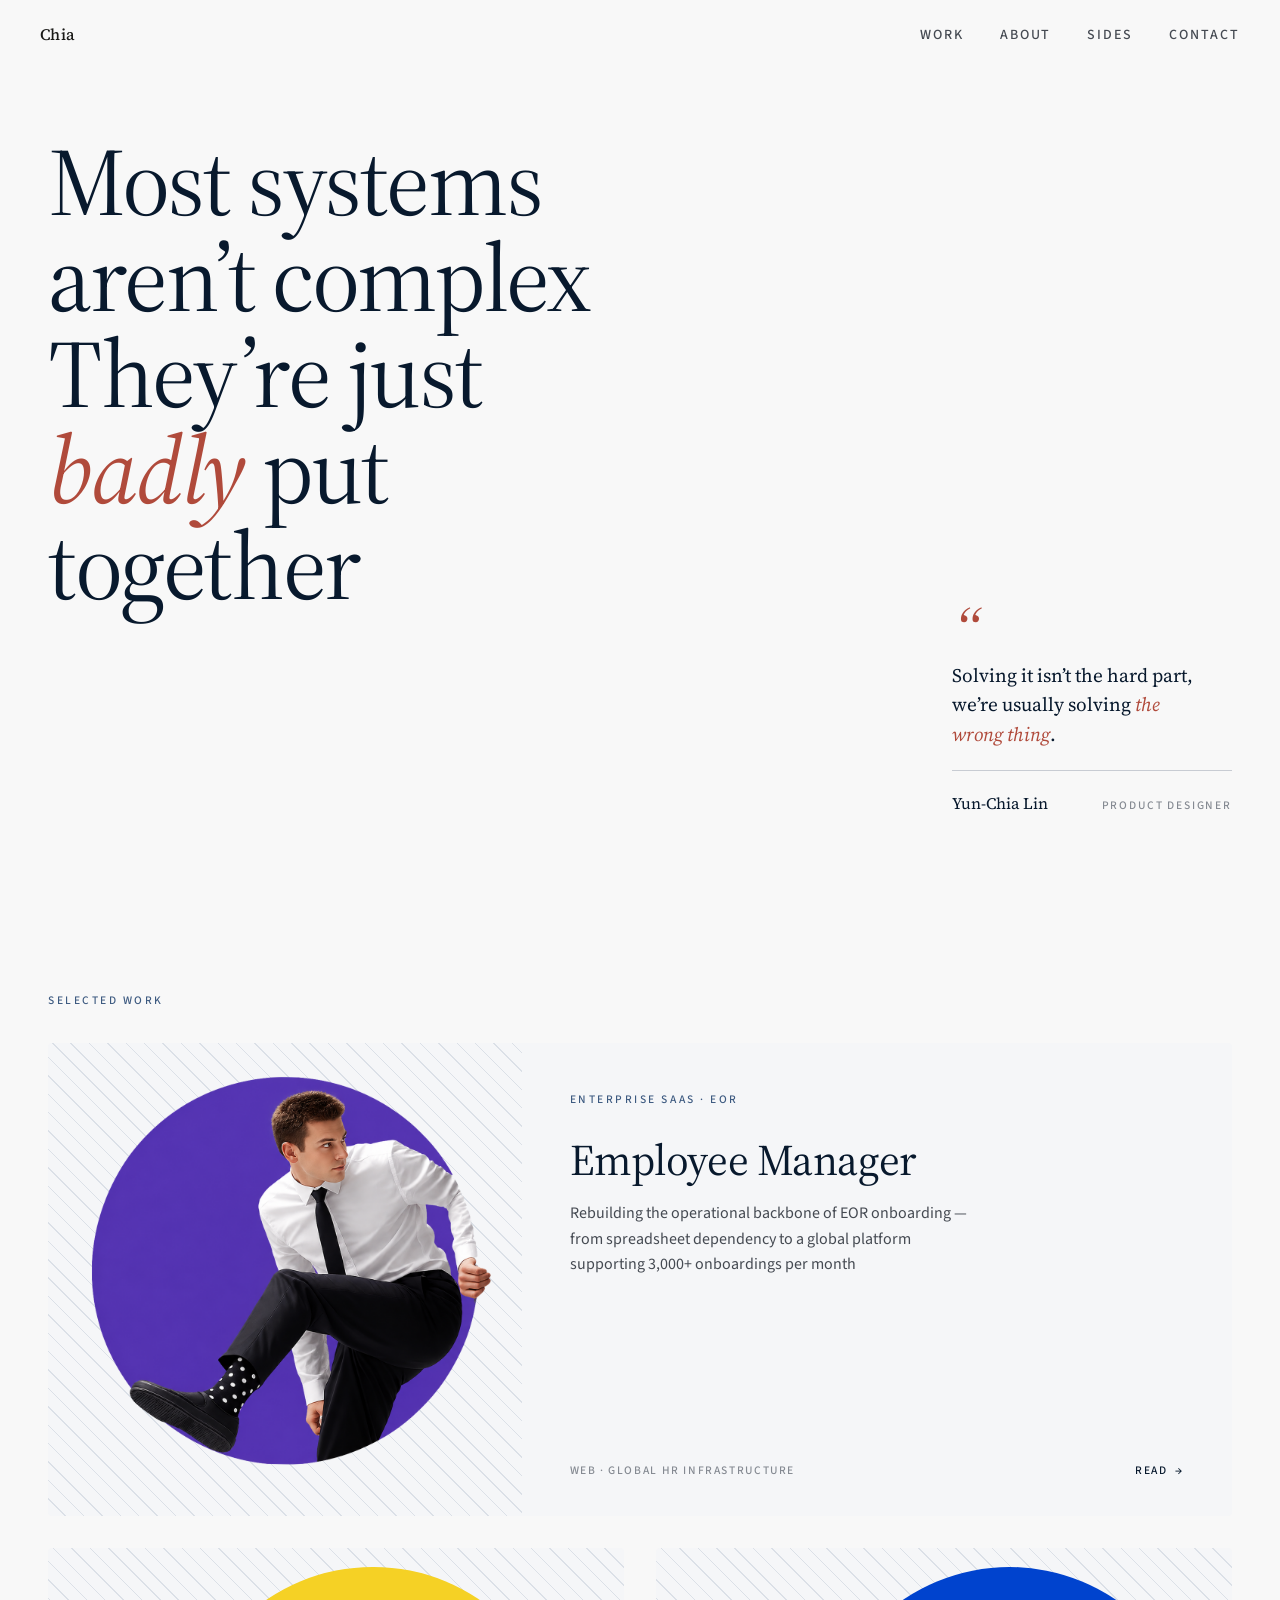
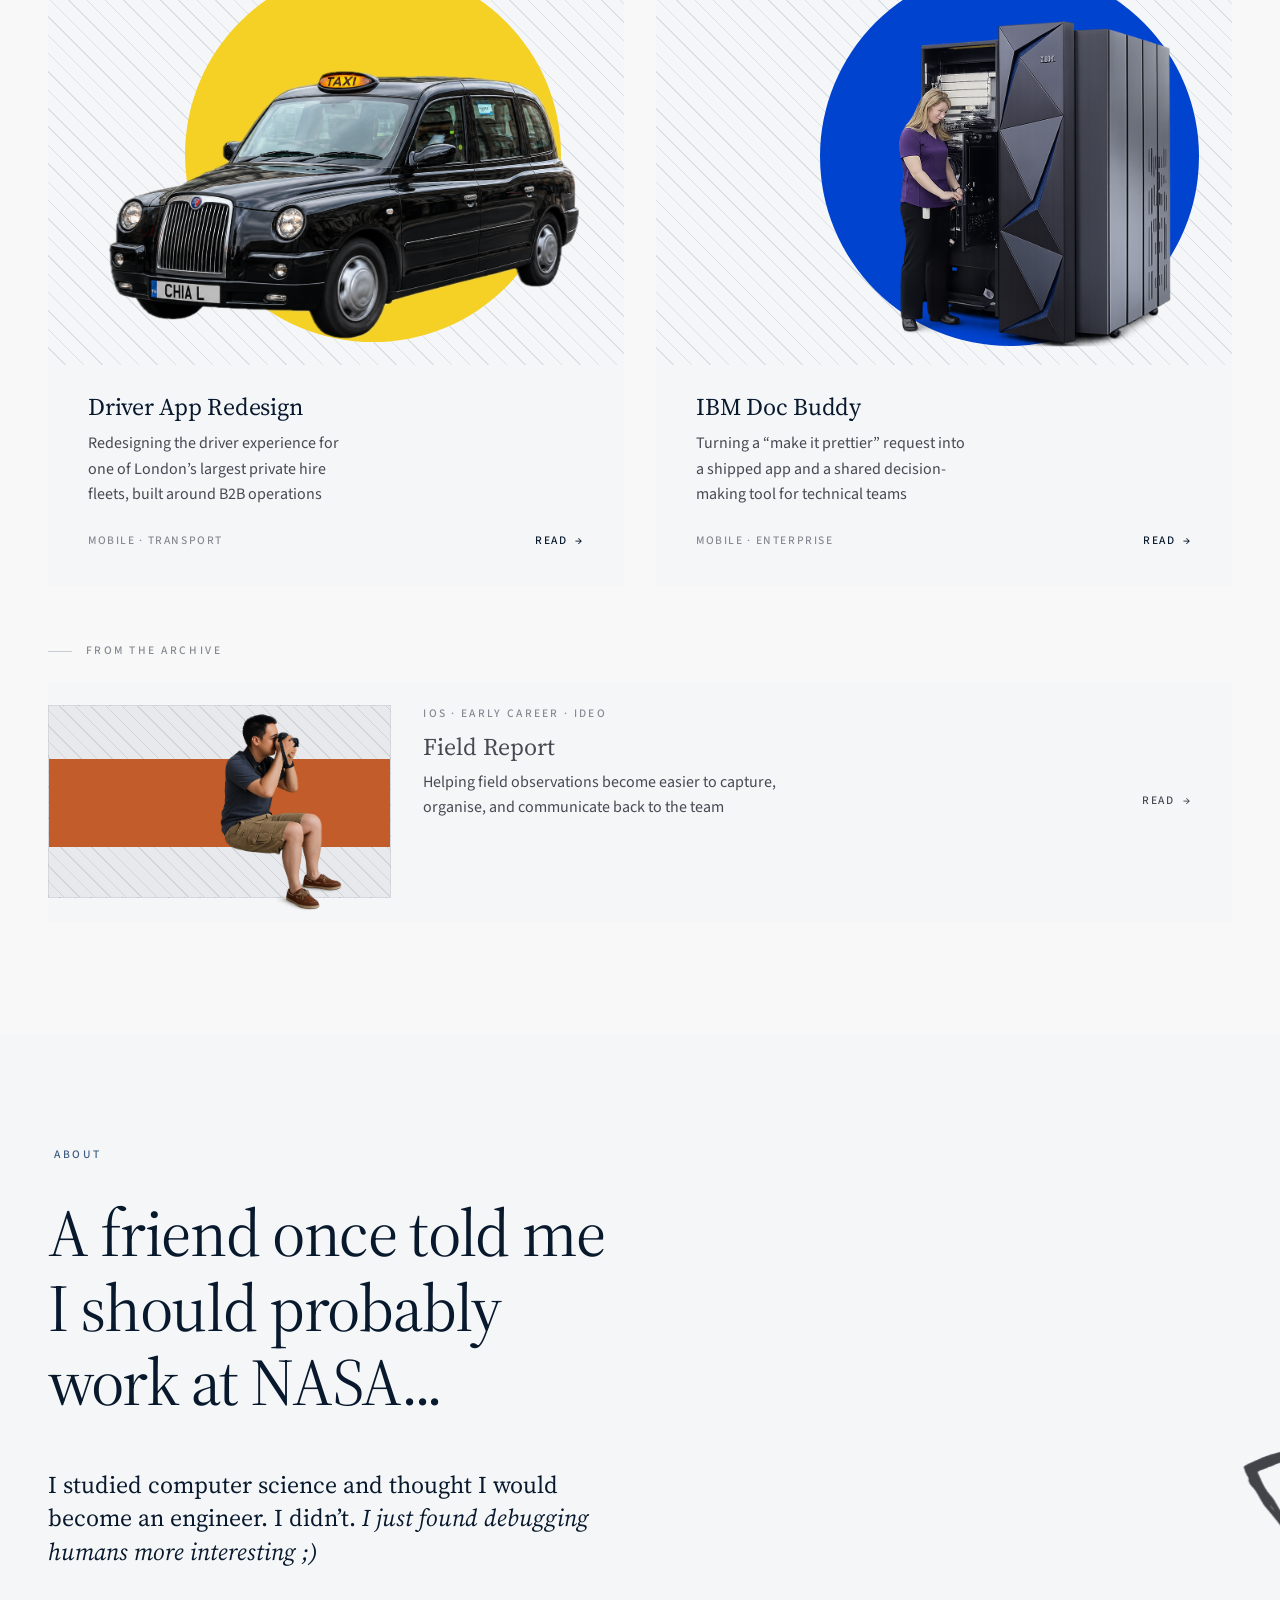
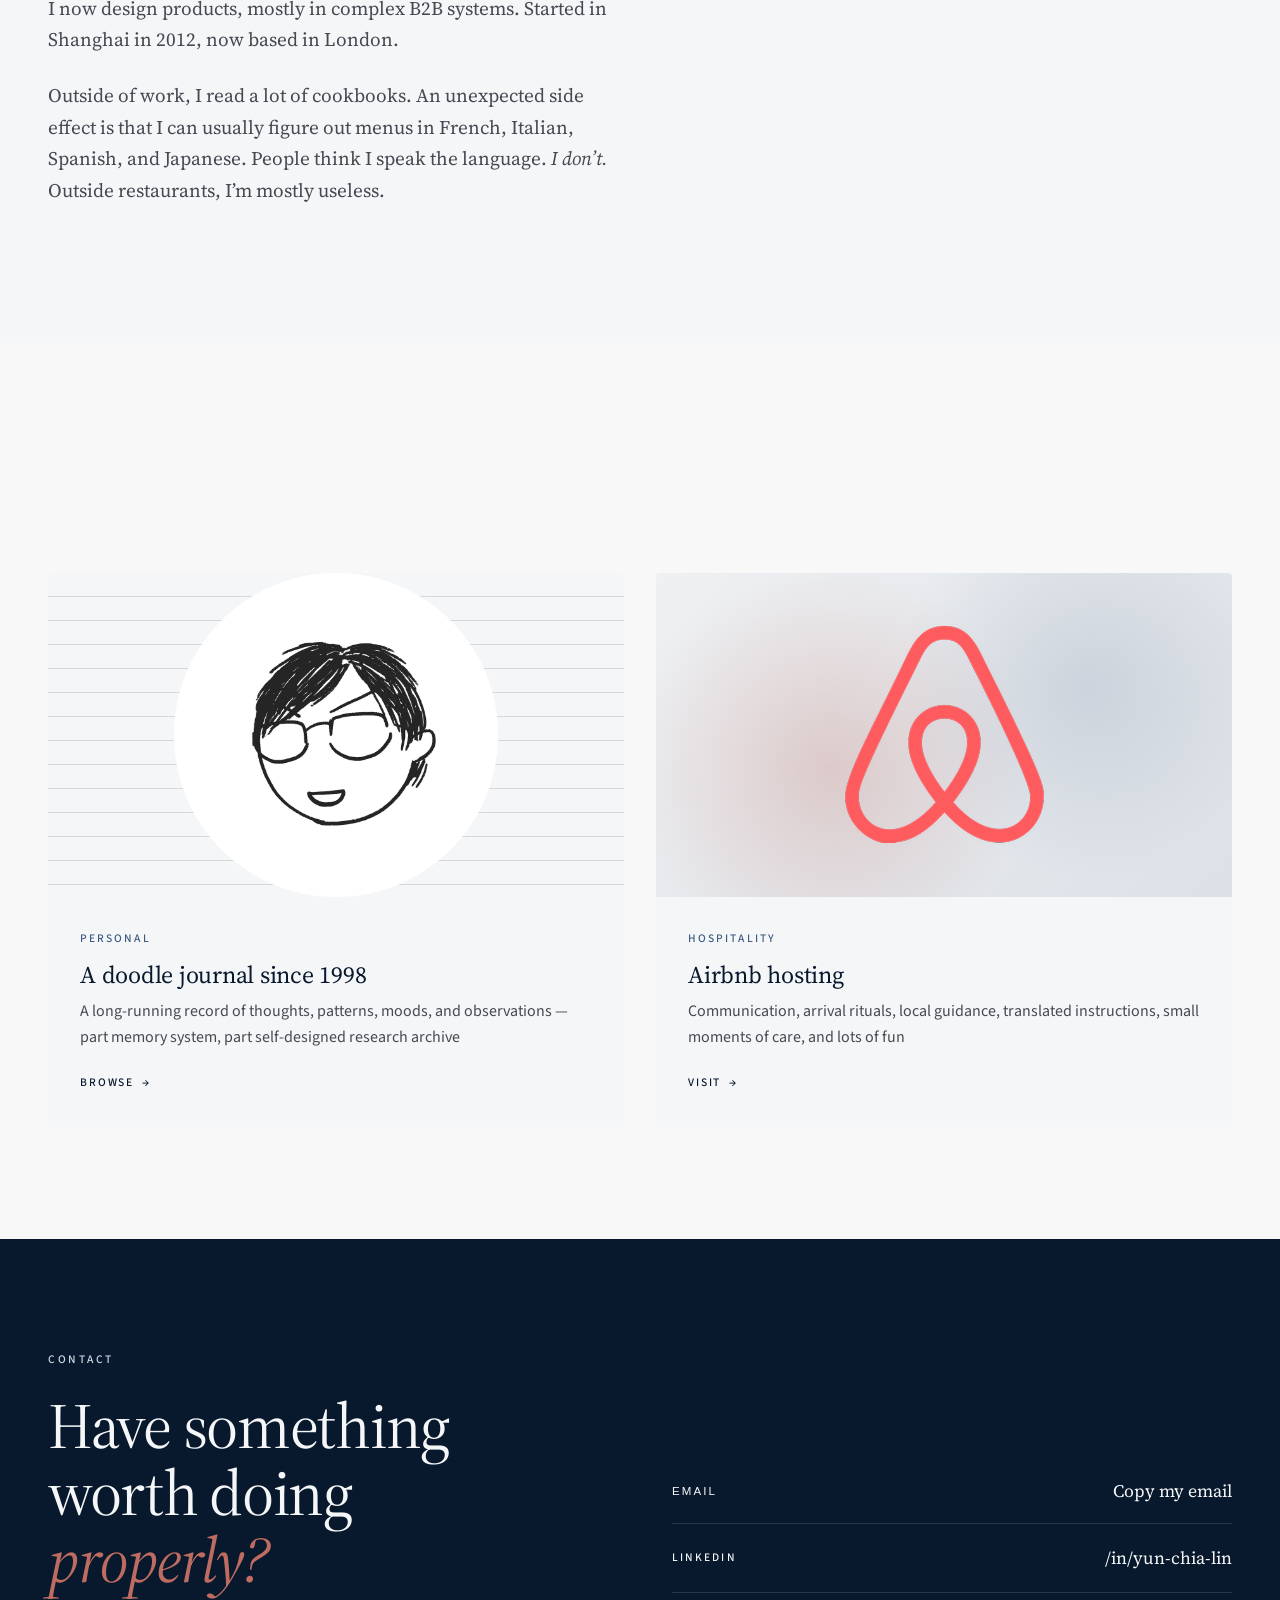
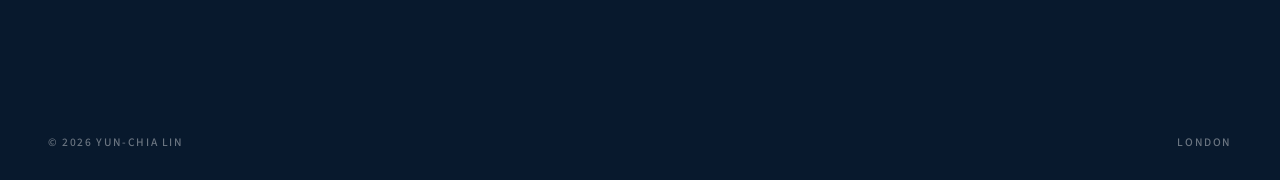
<file: index.html>
<!DOCTYPE html><html lang="en"><head>


<meta charset="UTF-8">
<meta name="viewport" content="width=device-width, initial-scale=1.0">
<title>Yun-Chia Lin — Product Designer</title>
<meta name="description" content="Product designer with 10 years of experience. Based in London.">

<link rel="preconnect" href="https://fonts.googleapis.com">
<link rel="preconnect" href="https://fonts.gstatic.com" crossorigin="">
<link href="https://fonts.googleapis.com/css2?family=Source+Sans+3:wght@400;500;600&amp;family=Source+Serif+4:ital,opsz,wght@0,8..60,400;0,8..60,500;0,8..60,600;1,8..60,400&amp;display=swap" rel="stylesheet">

<link rel="stylesheet" href="assets/css/style.css">
<link rel="stylesheet" href="assets/css/index.css">

</head>
<body>

<a href="#main-content" class="skip-link">Skip to content</a>

<!-- NAV -->
<nav class="site-nav" id="siteNav">
  <a class="nav-logo" href="#top">Chia</a>
  <ul class="nav-links">
    <li><a href="#work">Work</a></li>
    <li><a href="#about">About</a></li>
    <li><a href="#side">Sides</a></li>
    <li><a href="#contact">Contact</a></li>
  </ul>
</nav>

<main id="main-content">

<!-- HERO -->
<header class="hero" id="top">
  <section class="hero-left">
    <div>
      <h1 class="hero-title">
        Most systems aren’t complex<br>
        They’re just <em>badly</em> put together
      </h1>
    </div>

  </section>

  <aside class="hero-right">
    <div class="hero-quote">
      <span class="mark">“</span>
      <p>Solving it isn’t the hard part, we’re usually solving <em>the wrong thing</em>.</p>
    </div>

    <div class="hero-sign">
      <span class="name">Yun-Chia Lin</span>
      <span>Product Designer</span>
    </div>
  </aside>
</header>

<!-- SELECTED WORK — INDEX-style head -->
<section class="section" id="work">
  <div class="container">
    <header class="head-index reveal">
      <div class="body">
        <div class="tag">Selected Work</div>
      </div>
    </header>

    <div class="work-grid">

      <!-- 01 — Employee Manager (featured) -->
      <a class="work-card feature reveal" href="work/employee-manager/index.html" aria-label="Employee Manager — Enterprise SaaS case study">
        <div class="thumb thumb-feature">
          <img src="assets/images/home/em-cover.png" alt="Employee Manager preview" loading="lazy">
        </div>
        <div class="body">
          <div>
            <div class="feature-tag">Enterprise SaaS · EOR</div>
            <h3 class="title">Employee Manager</h3>
            <p class="desc">
              Rebuilding the operational backbone of EOR onboarding — from spreadsheet dependency to a global platform supporting 3,000+ onboardings per month</p>
          </div>
          <div class="meta">
            <span>Web · Global HR infrastructure</span>
            <span class="read">Read <span class="arrow" aria-hidden="true">→</span></span>
          </div>
        </div>
      </a>

      <!-- 02 — Driver App -->
      <a class="work-card overflow-img reveal" data-delay="1" data-transition="drive" href="work/driver-app/index.html" aria-label="Driver App Redesign — Mobile Transport case study">
        <div class="thumb thumb--driver">
          <span class="thumb-shape" aria-hidden="true"></span>
          <img src="assets/images/home/driver-cover.png" alt="Driver App Redesign preview" loading="lazy">
        </div>
        <h3 class="title">Driver App Redesign</h3>
        <p class="desc">Redesigning the driver experience for one of London’s largest private hire fleets, built around B2B operations</p>
        <div class="meta">
          <span>Mobile · Transport</span>
          <span class="read">Read <span class="arrow" aria-hidden="true">→</span></span>
        </div>
      </a>

      <!-- 03 — Doc Buddy -->
      <a class="work-card overflow-img reveal" data-delay="2" data-transition="reveal" href="work/doc-buddy/index.html" aria-label="IBM Doc Buddy — Mobile Enterprise case study">
        <div class="thumb thumb--docbuddy">
          <span class="thumb-shape" aria-hidden="true"></span>
          <img src="assets/images/home/docbuddy-cover.png" alt="IBM Doc Buddy preview" loading="lazy">
        </div>
        <h3 class="title">IBM Doc Buddy</h3>
        <p class="desc">Turning a “make it prettier” request into a shipped app and a shared decision-making tool for technical teams</p>
        <div class="meta">
          <span>Mobile · Enterprise</span>
          <span class="read">Read <span class="arrow" aria-hidden="true">→</span></span>
        </div>
      </a>

    </div>

    <!-- Archive — older work, lighter visual weight -->
    <div class="archive-label reveal">From the archive</div>
    <a class="archive-card overflow-img reveal" data-delay="1" data-transition="split" href="work/field-report/index.html" aria-label="Field Report — iOS IDEO case study">
      <div class="thumb thumb--fieldreport">
        <div class="thumb-art">
          <span class="thumb-shape" aria-hidden="true"></span>
          <img src="assets/images/home/fieldreport-cover.png" alt="Field Report preview" loading="lazy">
        </div>
      </div>
      <div class="body">
        <span class="tag">iOS · Early career · IDEO</span>
        <h3 class="title">Field Report</h3>
        <p class="desc">Helping field observations become easier to capture, organise, and communicate back to the team</p>
      </div>
      <span class="arrow">Read <span aria-hidden="true">→</span></span>
    </a>
  </div>
</section>

<!-- ABOUT — STATEMENT-style head -->
<section class="section" id="about">
  <div class="container">
    <div class="about-wrap">
      <div class="about-left reveal">
        <div class="head-statement">
          <div class="tag">About</div>
          <h2 class="title">A friend once told me I should probably work at NASA...</h2>
        </div>
        <p>I studied computer science and thought I would become an engineer. I didn’t. <em> I just found debugging humans more interesting ;)</em></p>
        <p>I now design products, mostly in complex B2B systems. Started in Shanghai in 2012, now based in London. </p>
        <p>Outside of work, I read a lot of cookbooks. An unexpected side effect is that I can usually figure out menus in French, Italian, Spanish, and Japanese. People think I speak the language. <em> I don’t.</em> Outside restaurants, I’m mostly useless.</p>
      </div>

      <div class="about-right reveal" data-delay="1">
        <img src="assets/images/home/about_img.png" alt="Debugging on human is more interesting" loading="lazy">
      </div>
    </div>
  </div>
</section>

<!-- SIDE PROJECTS — INLINE-RULE head -->
<section class="section" id="side">
  <div class="container">
    <header class="head-inline reveal">
      <h2 class="title"><em>Outside</em> of work</h2>
      <span class="rule" aria-hidden="true"></span>
      <p class="caption">The same curiosity,<br>outside work</p>
    </header>

    <div class="side-grid">
      <a class="side-card reveal" href="work/doodle-journal/index.html">
        <div class="side-thumb doodle">
          <img src="assets/images/home/doodle-cover.png" alt="Doodle journal" loading="lazy">
        </div>
        <div class="side-body">
          <span class="side-tag">Personal</span>
          <h3 class="side-title">A doodle journal since 1998</h3>
          <p class="side-desc">A long-running record of thoughts, patterns, moods, and observations — part memory system, part self-designed research archive</p>
          <span class="side-cta">Browse <span class="arrow">→</span></span>
        </div>
      </a>

      <a class="side-card reveal" data-delay="1" href="work/airbnb-hosting/index.html">
        <div class="side-thumb airbnb">
          <img src="assets/images/home/airbnb-cover.png" alt="Airbnb hosting" loading="lazy">
        </div>
        <div class="side-body">
          <span class="side-tag">Hospitality</span>
          <h3 class="side-title">Airbnb hosting</h3>
          <p class="side-desc">Communication, arrival rituals, local guidance, translated instructions, small moments of care, and lots of fun</p>
          <span class="side-cta">Visit <span class="arrow">→</span></span>
        </div>
      </a>
    </div>
  </div>
</section>

<!-- CONTACT -->
<section class="contact" id="contact">
  <div class="container">
    <div class="reveal">
      <div class="contact-eyebrow">Contact</div>
      <h2 class="contact-headline">Have something<br>worth doing<br><em>properly?</em></h2>
    </div>
    <div class="contact-list reveal" data-delay="1">
      <button class="copy-email-btn" type="button" aria-label="Copy email address to clipboard">
        <span class="k">Email</span>
        <span class="v" aria-live="polite">Copy my email</span>
      </button>
      <a href="https://linkedin.com/in/yunchialin" target="_blank" rel="noopener" aria-label="LinkedIn profile (opens in new tab)">
        <span class="k">LinkedIn</span>
        <span class="v">/in/yun-chia-lin</span>
      </a>
    </div>
  </div>
</section>

</main>

<footer>
  <div class="container">
    <div class="footer-inner">
      <span>© 2026 Yun-Chia Lin</span>
      <span>London</span>
    </div>
  </div>
</footer>

<script src="assets/js/index.js"></script>

</body></html>
</file>
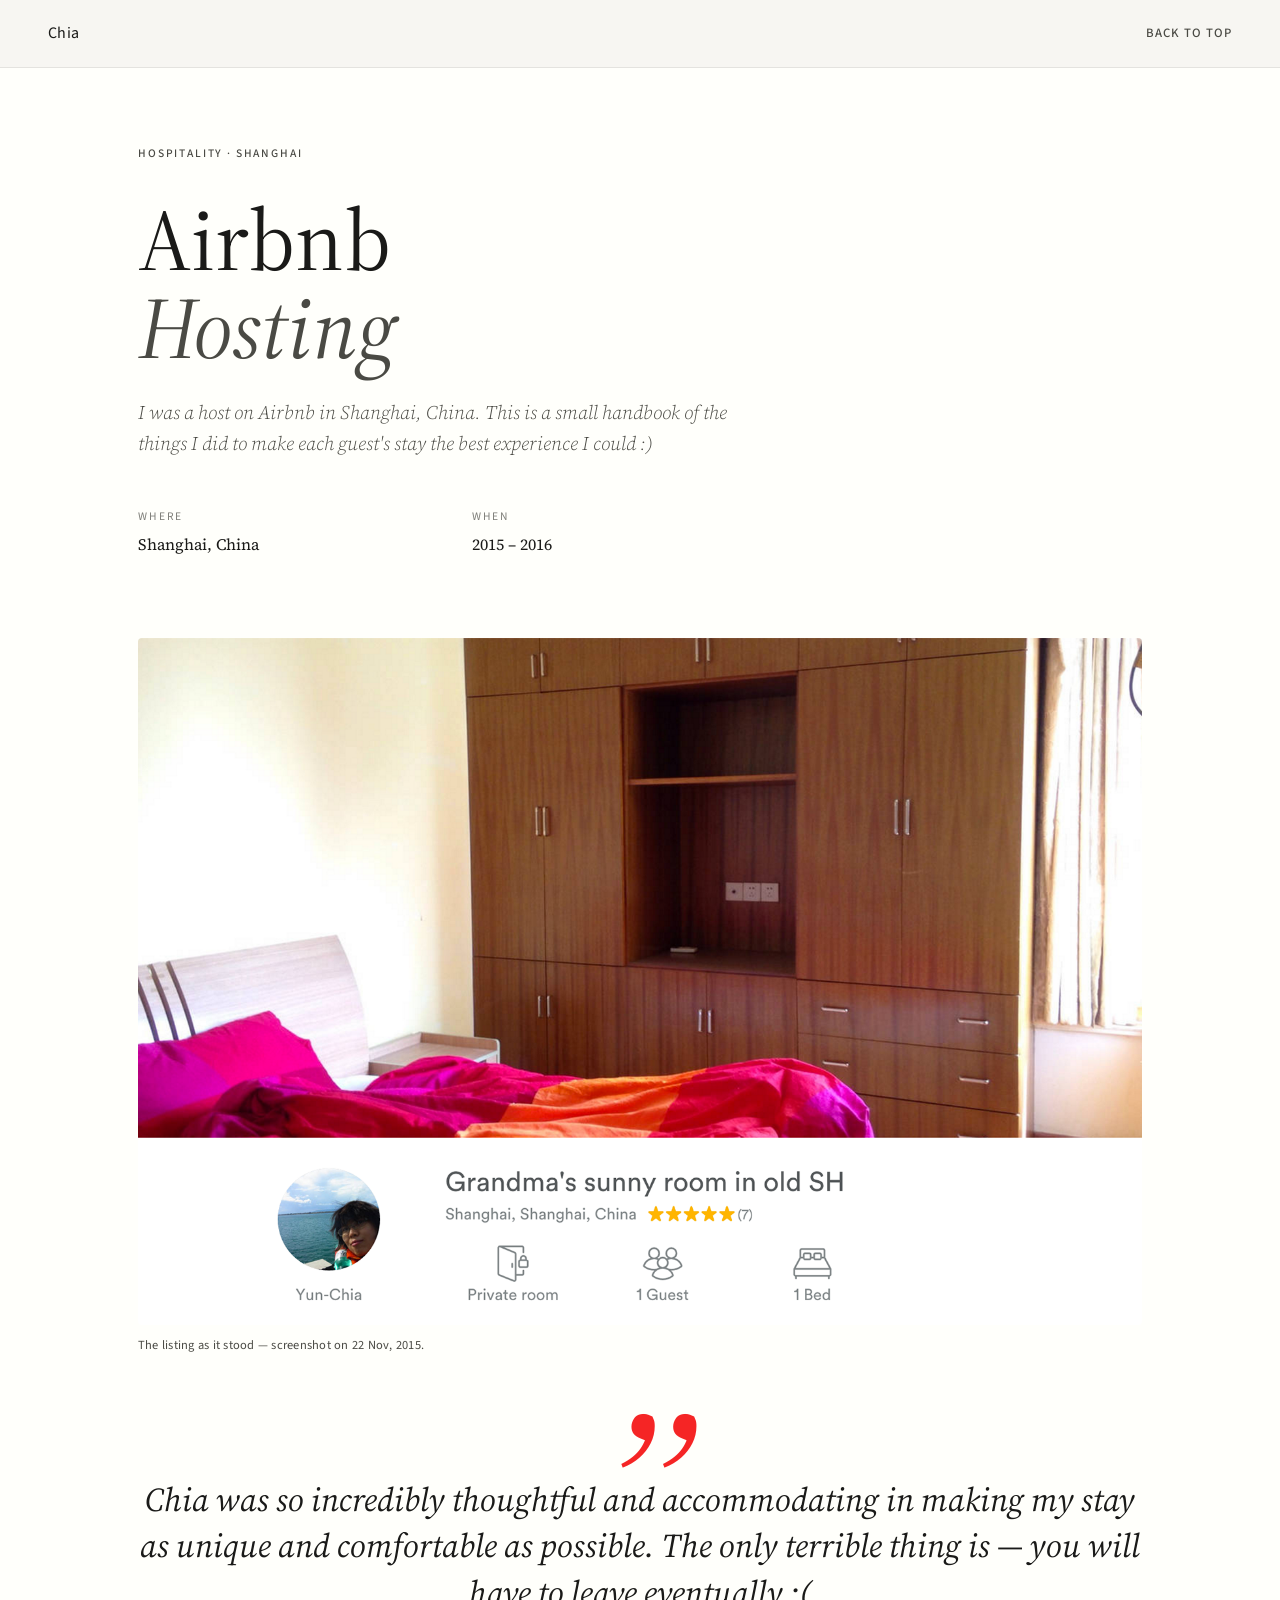
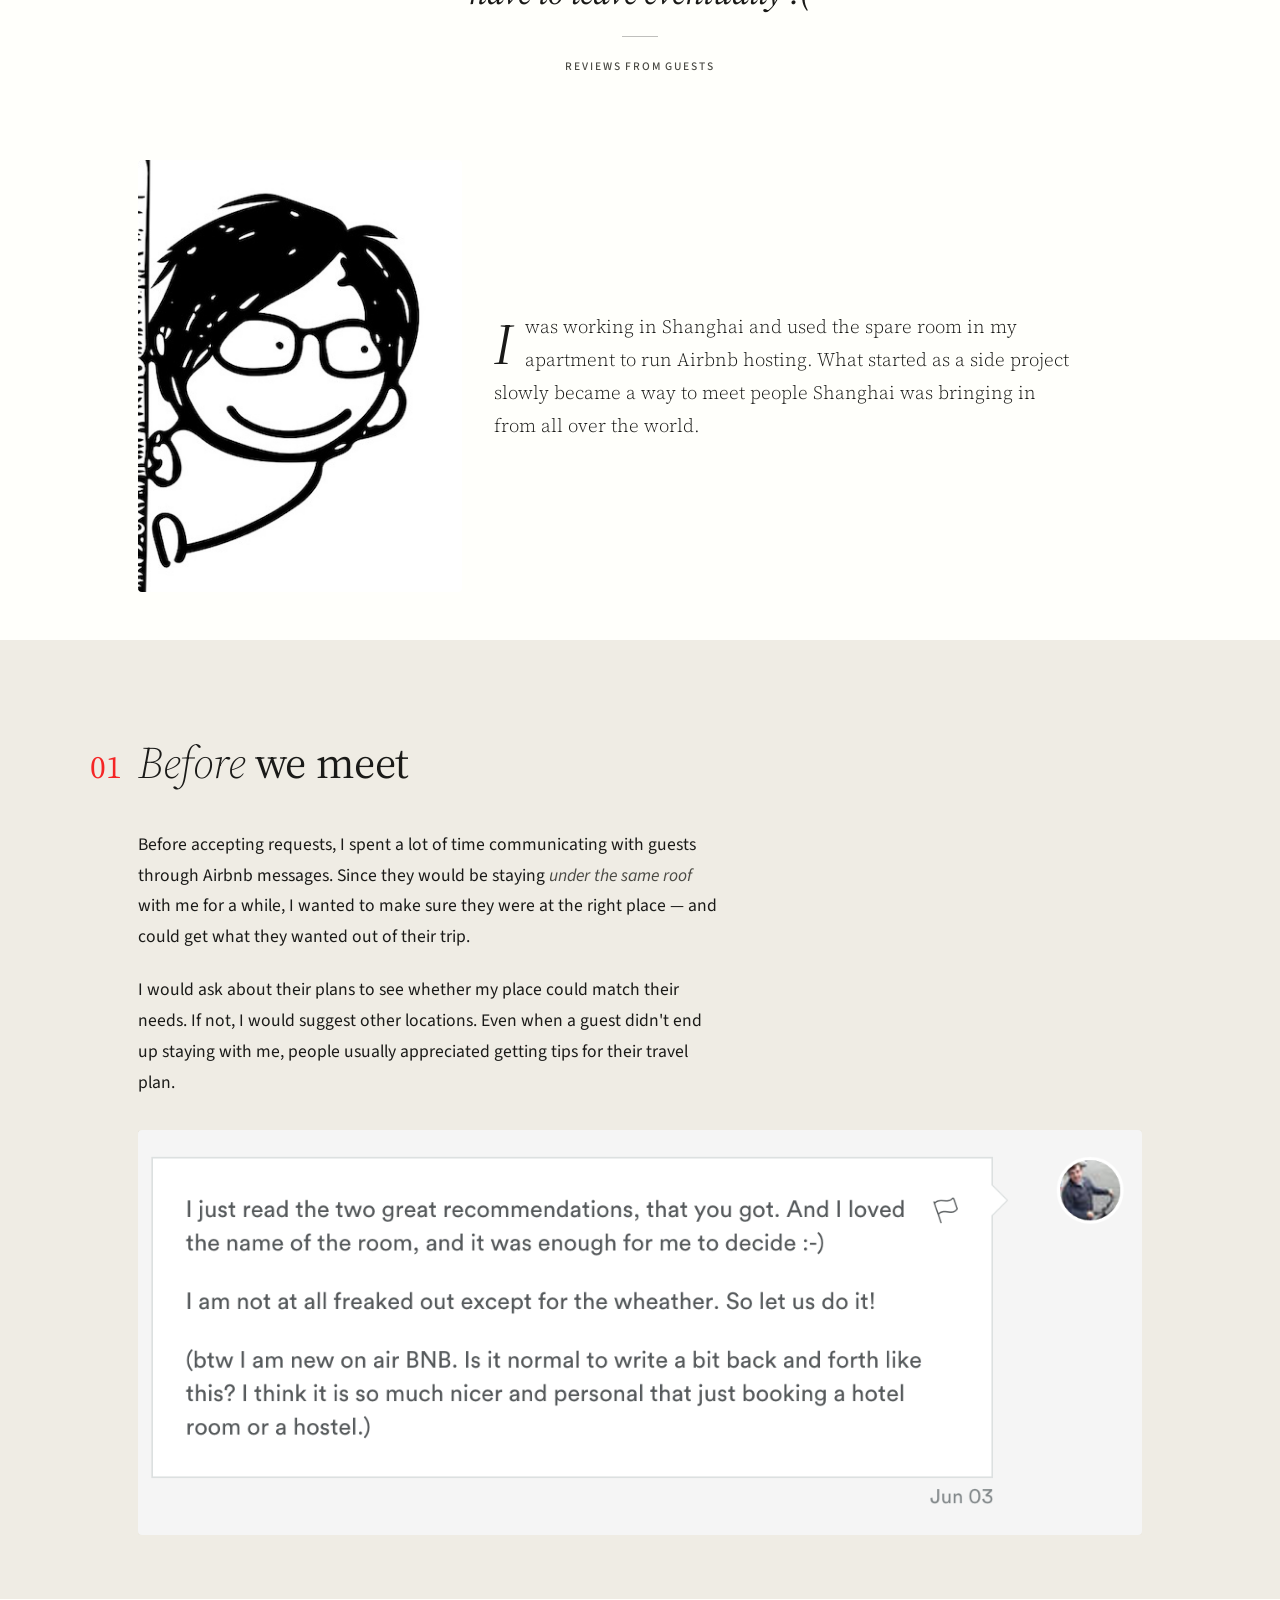
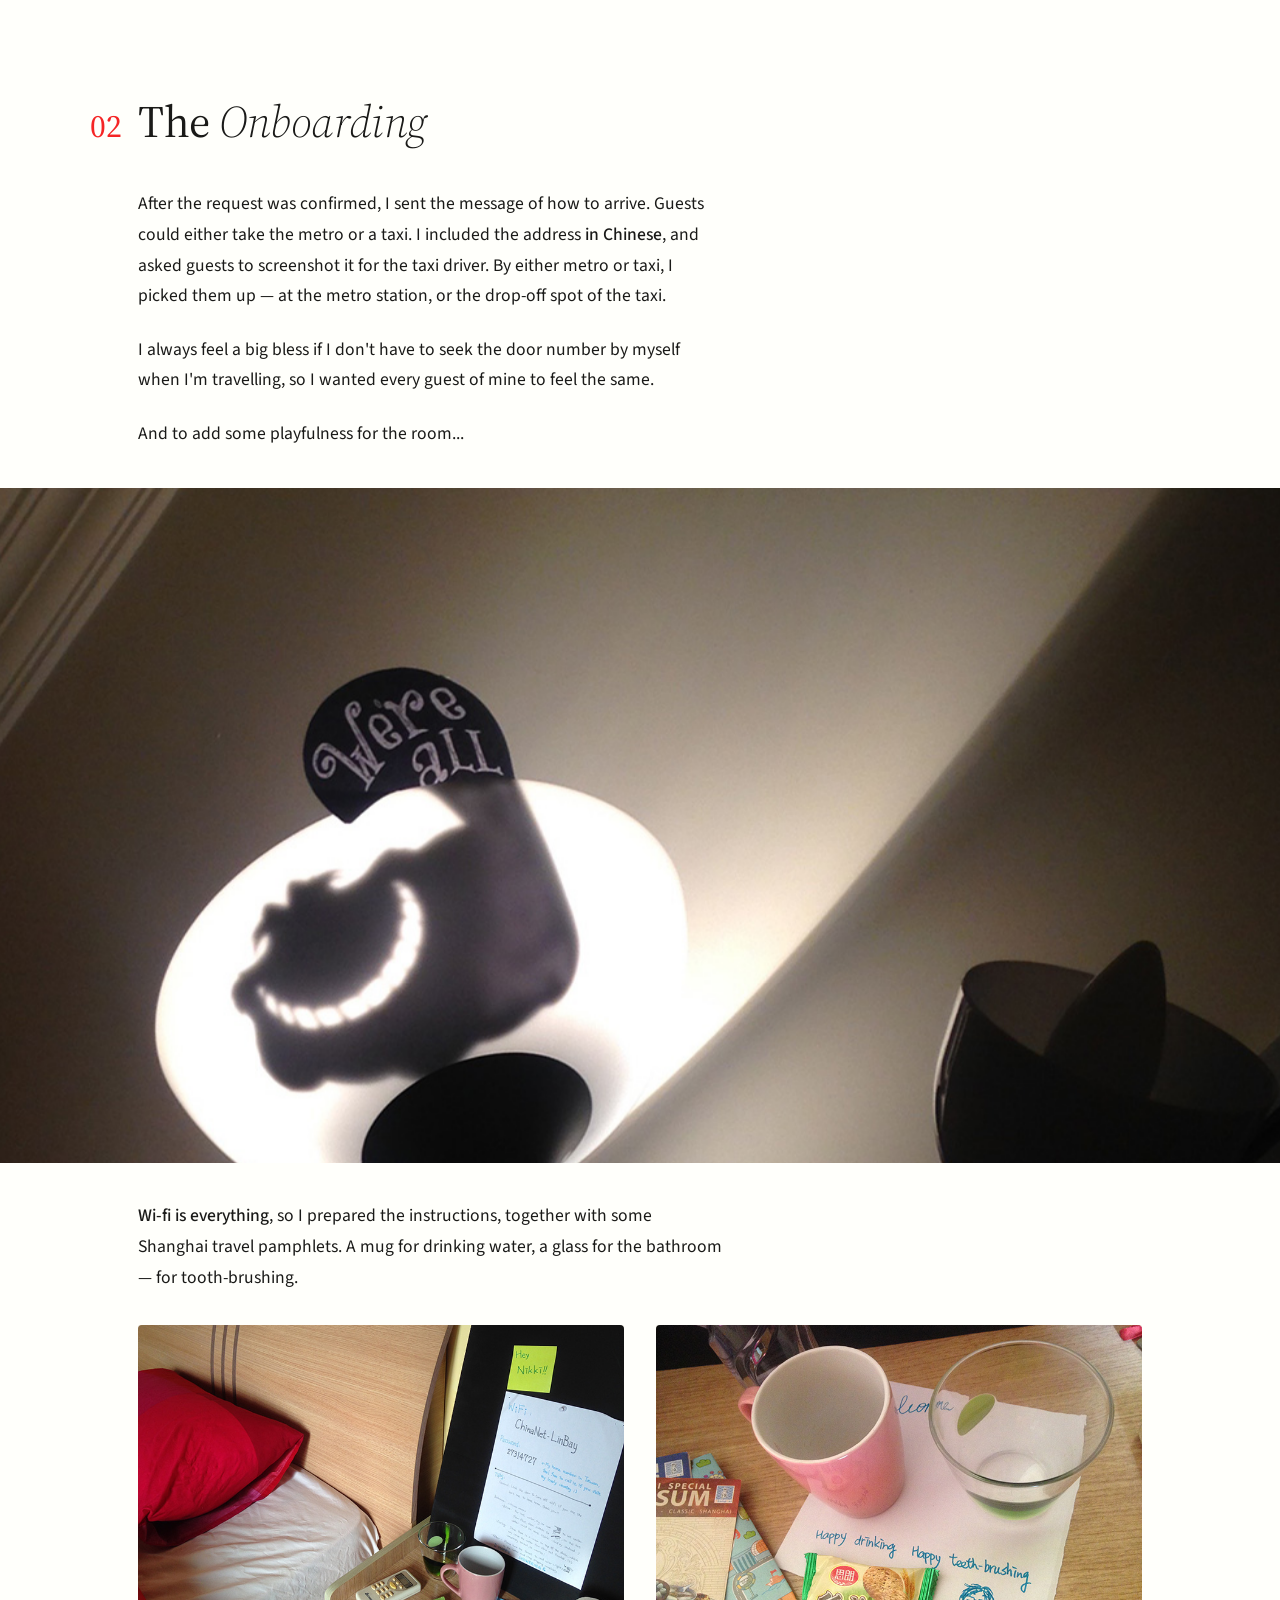
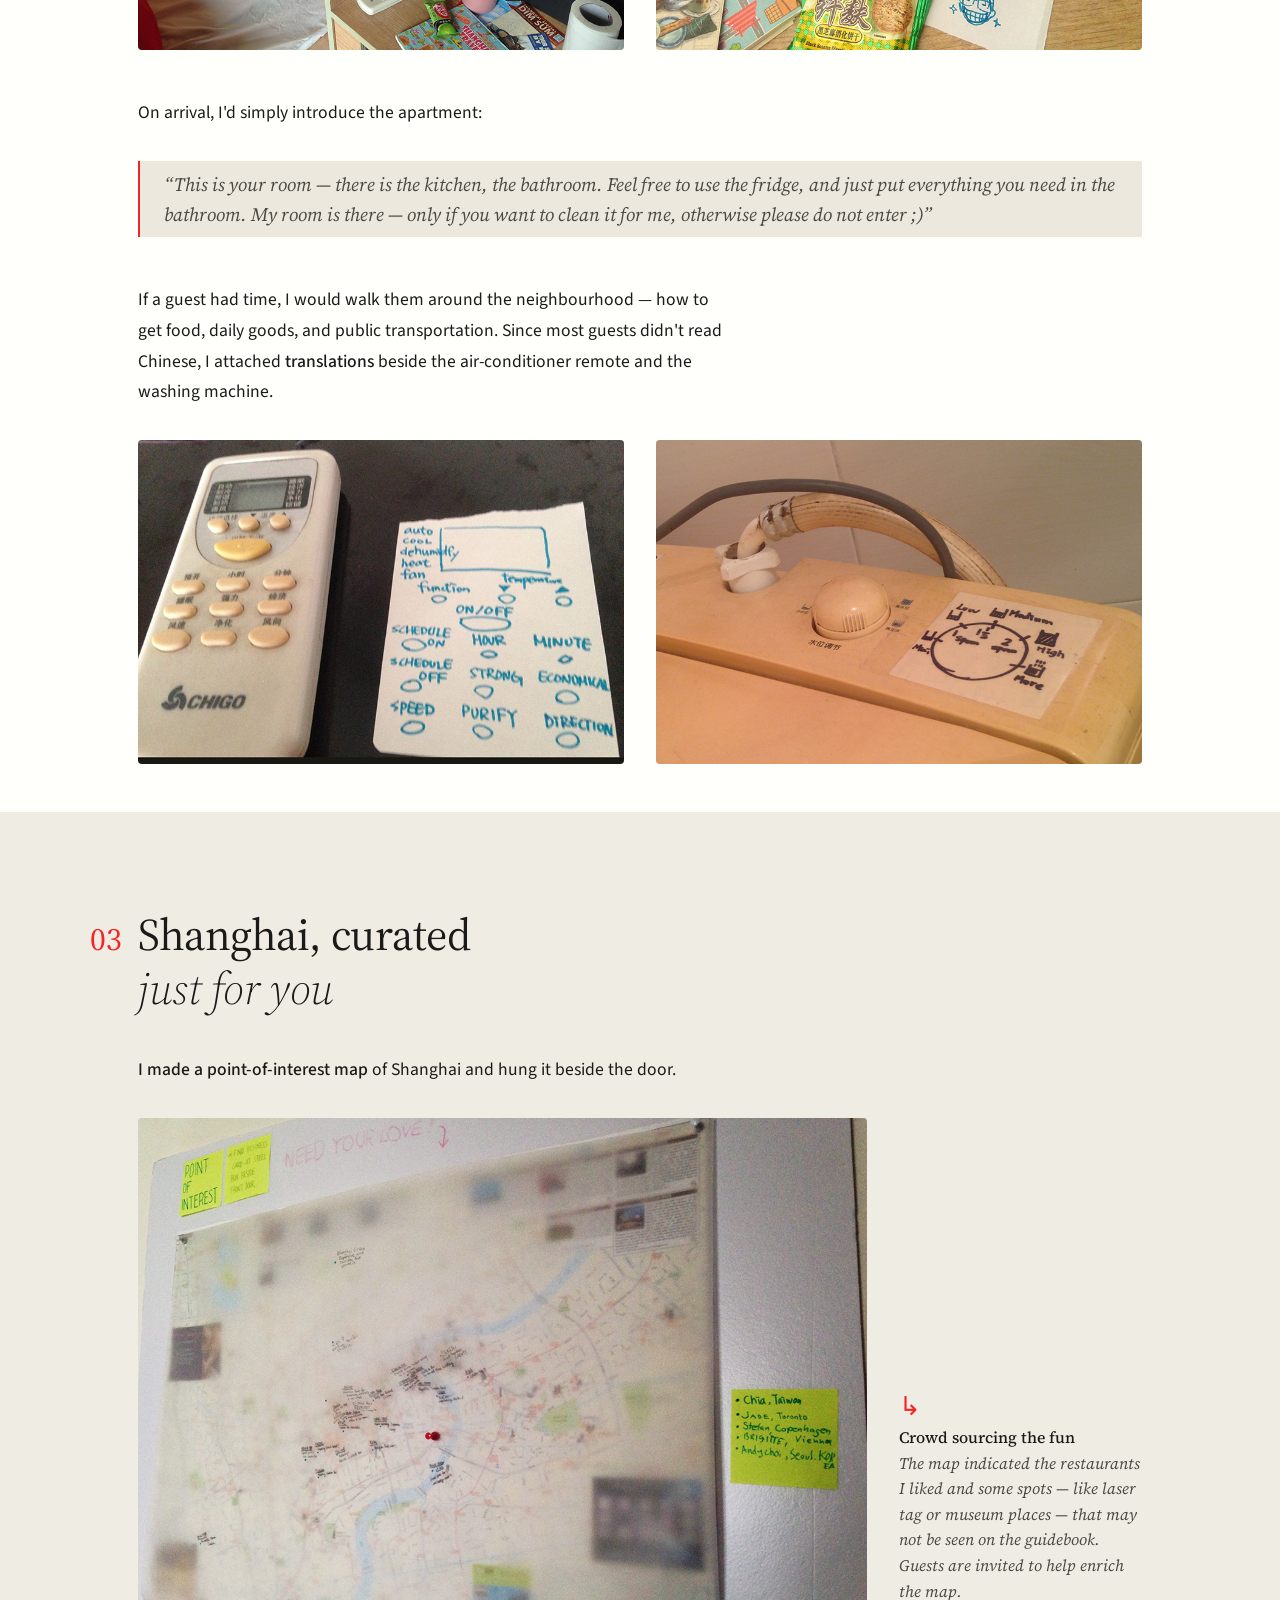
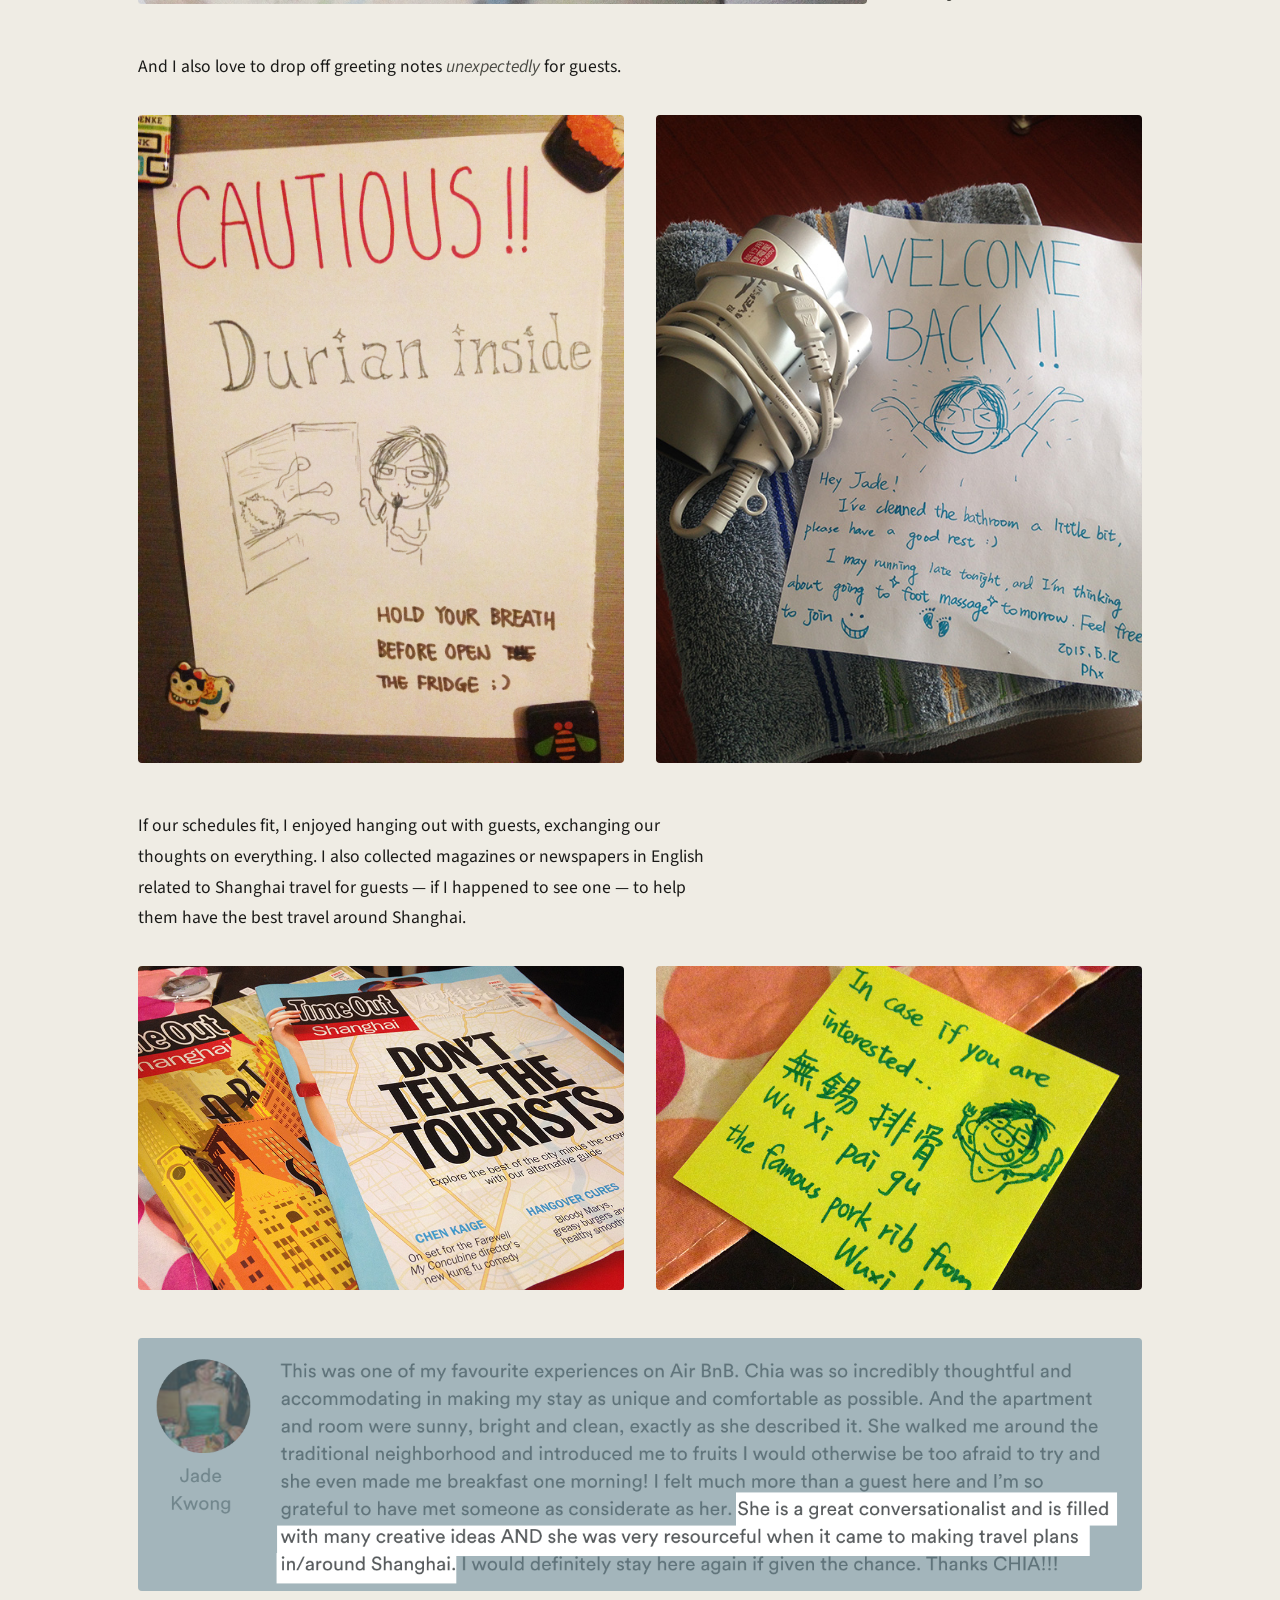
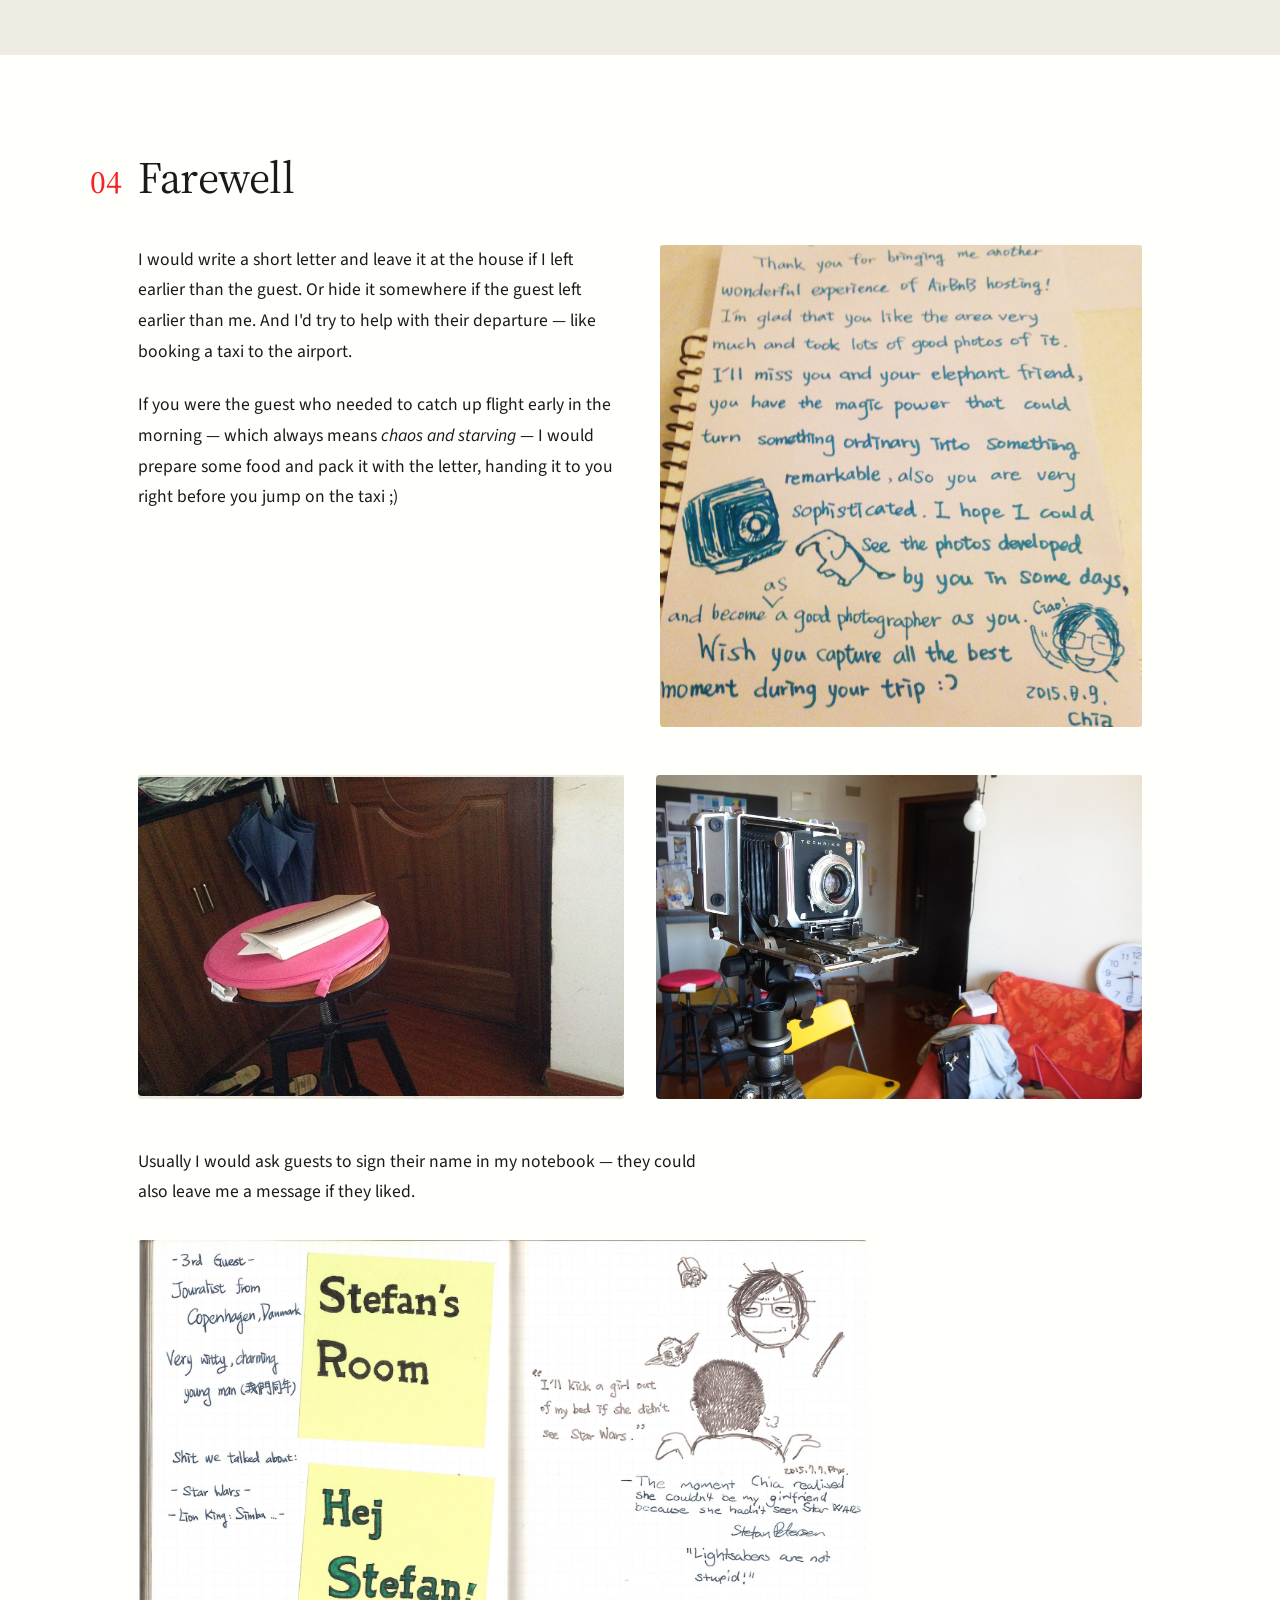
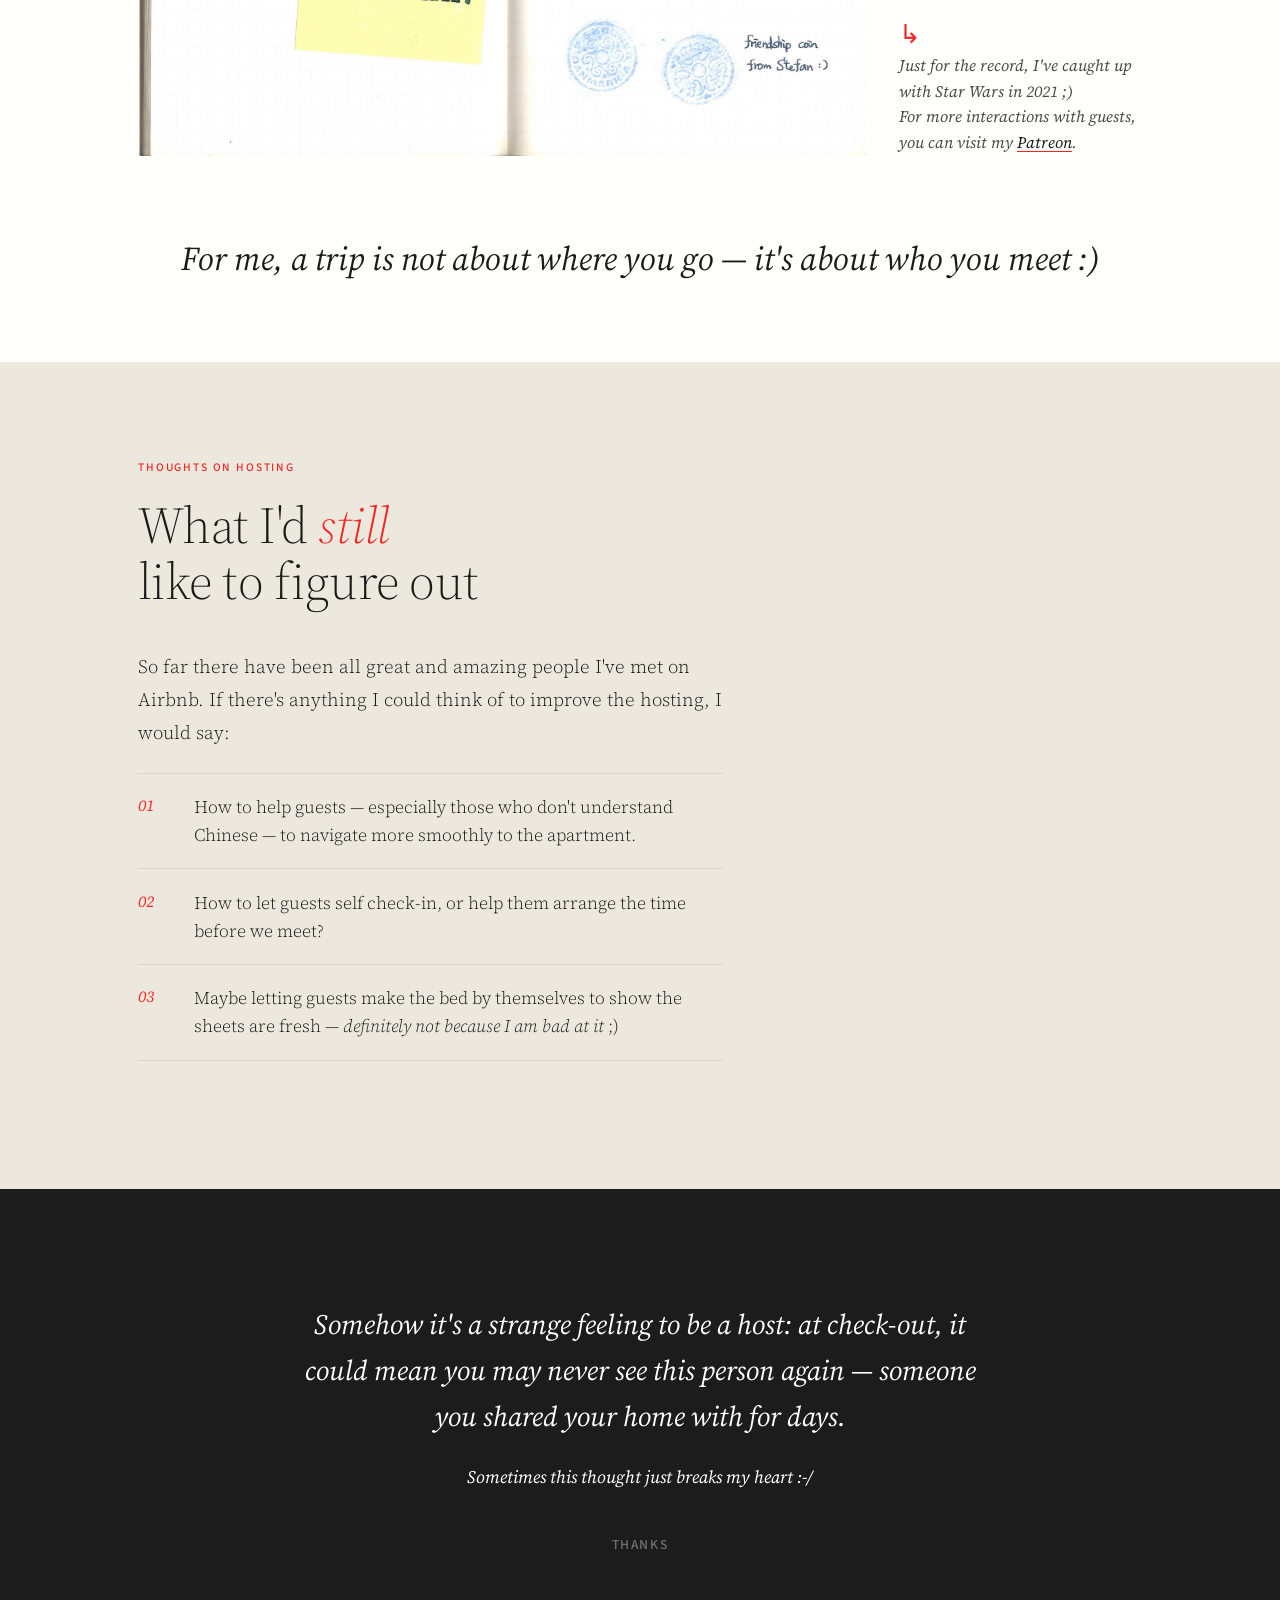
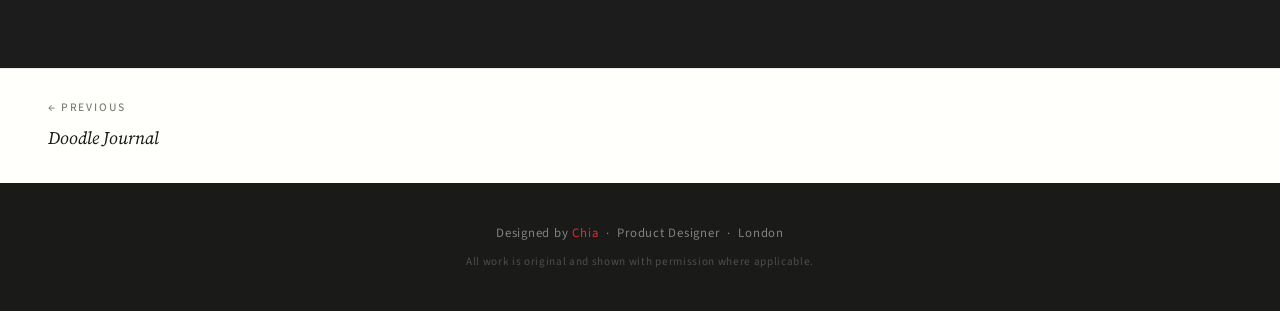
<file: work/airbnb-hosting/index.html>
<!DOCTYPE html>
<html lang="en">
<head>
  <meta charset="UTF-8">
  <meta name="viewport" content="width=device-width, initial-scale=1.0">
  <title>Airbnb Hosting — Chia Lin</title>
  <meta name="description" content="A small handbook of the things I did to make each guest's stay the best experience possible — Airbnb hosting in Shanghai, 2015–2016.">

  <!-- Open Graph — update og:image to an absolute URL before deploying -->
  <meta property="og:type"        content="website">
  <meta property="og:title"       content="Airbnb Hosting — Chia Lin">
  <meta property="og:description" content="A small handbook of the things I did to make each guest's stay the best experience possible — Airbnb hosting in Shanghai, 2015–2016.">
  <meta property="og:image"       content="https://chiaspeaking.com/assets/images/airbnb-hosting/fridge.jpg">

  <!-- Fonts -->
  <link rel="preconnect" href="https://fonts.googleapis.com">
  <link rel="preconnect" href="https://fonts.gstatic.com" crossorigin>
  <link href="https://fonts.googleapis.com/css2?family=Source+Sans+3:wght@300;400;500&family=Source+Serif+4:ital,opsz,wght@0,8..60,300;0,8..60,400;0,8..60,500;1,8..60,300;1,8..60,400;1,8..60,500&display=swap" rel="stylesheet">

  <!-- Global tokens / layout utilities / nav -->
  <link rel="stylesheet" href="../../assets/css/style.css">
  <link rel="stylesheet" href="../../assets/css/personal-project.css">
  <link rel="stylesheet" href="airbnb-hosting.css">
</head>
<body>

  <!-- NAV -->
  <nav>
    <a class="nav-logo" href="../../index.html">Chia</a>
    <span class="nav-project-title" aria-hidden="true">Airbnb Hosting</span>
    <a class="nav-back-top" href="#top">Back to top</a>
  </nav>

  <main id="top">

    <!-- ══════════════════════════════════════════════════
         HERO
         ══════════════════════════════════════════════════ -->
    <section class="hero">
      <div class="hero__inner">
        <div class="hero__tag"><span>Hospitality · SHANGHAI</span></div>
        <h1 class="hero__title">Airbnb<br><em>Hosting</em></h1>
        <p class="hero__dek">
          I was a host on Airbnb in Shanghai, China. This is a small handbook of the things I did to make each guest's stay the best experience I could  :)
        </p>
        <div class="hero__meta">
          <div class="hero__meta-item">
            <span class="hero__meta-label">Where</span>
            <span class="hero__meta-value">Shanghai, China</span>
          </div>
          <div class="hero__meta-item">
            <span class="hero__meta-label">When</span>
            <span class="hero__meta-value">2015 – 2016</span>
          </div>
        </div>
      </div>
    </section>

    <!-- ══════════════════════════════════════════════════
         OPENING: LISTING SCREENSHOT
         ══════════════════════════════════════════════════ -->
    <div class="photo--wide">
      <figure class="photo" data-label="Airbnb listing — screenshot on 22 Nov, 2015">
        <img src="../../assets/images/airbnb-hosting/webpage-screenshot.png" alt="Screenshot of Chia's Airbnb listing page, November 2015" width="1540" height="1053" fetchpriority="high">
        <figcaption>The listing as it stood — screenshot on 22 Nov, 2015.</figcaption>
      </figure>
    </div>

    <!-- ── REVIEW PULL QUOTE ─────────────────────────── -->
    <div class="pullquote">
      <span class="pullquote__mark">”</span>
      <p class="pullquote__text">
        Chia was so incredibly thoughtful and accommodating in making my stay as <em>unique and comfortable</em> as possible. The only terrible thing is — you will have to leave eventually  :(
      </p>
      <div class="pullquote__rule"></div>
      <span class="pullquote__attr">Reviews from guests</span>
    </div>

    <!-- ── LEDE ──────────────────────────────────────── -->
    <div class="lede-split">
      <div class="lede-split__img-wrap">
        <img class="lede-split__img" src="../../assets/images/airbnb-hosting/home.jpg" alt="Chia's Shanghai apartment" width="343" height="449" loading="lazy">
      </div>
      <p class="lede">
        I was working in Shanghai and used the spare room in my apartment to run Airbnb hosting. What started as a side project slowly became a way to meet people Shanghai was bringing in from all over the world.
      </p>
    </div>


    <!-- ══════════════════════════════════════════════════
         CHAPTER 01 — BEFORE WE MEET
         ══════════════════════════════════════════════════ -->
    <section class="section-band">
      <div class="chapter">
        <span class="chapter__num">01</span>
        <h2 class="chapter__title"><em>Before</em> we meet</h2>
      </div>

      <div class="column">
        <p>
          Before accepting requests, I spent a lot of time communicating with guests through Airbnb messages. Since they would be staying <em>under the same roof</em> with me for a while, I wanted to make sure they were at the right place — and could get what they wanted out of their trip.
        </p>
        <p>
          I would ask about their plans to see whether my place could match their needs. If not, I would suggest other locations. Even when a guest didn't end up staying with me, people usually appreciated getting tips for their travel plan.
        </p>
      </div>

      <div class="photo--col">
        <figure class="photo" data-label="Message thread with a prospective guest">
          <img src="../../assets/images/airbnb-hosting/message-screenshot.png" alt="Long Airbnb message exchange with a prospective guest" width="1200" height="484" loading="lazy">
        </figure>
      </div>
    </section>

    <!-- ══════════════════════════════════════════════════
         CHAPTER 02 — THE POINT WE MEET
         ══════════════════════════════════════════════════ -->
    <section>
    <div class="chapter">
      <span class="chapter__num">02</span>
      <h2 class="chapter__title">The <em>Onboarding</em></h2>
    </div>

    <div class="column">
      <p>
        After the request was confirmed, I sent the message of how to arrive. Guests could either take the metro or a taxi. I included the address <strong>in Chinese</strong>, and asked guests to screenshot it for the taxi driver. By either metro or taxi, I picked them up — at the metro station, or the drop-off spot of the taxi.
      </p>
      <p>
        I always feel a big bless if I don't have to seek the door number by myself when I'm travelling, so I wanted every guest of mine to feel the same.
      </p>
      <p>
        And to add some playfulness for the room...
      </p>
    </div>

    <!-- ARTIFACT — Surprise (full-bleed) -->
    <section class="artifact artifact--full-bleed">
      <div class="artifact__stage">
        <div class="artifact__media">
          <figure class="photo" data-label="A small playful surprise in the guest room">
            <img src="../../assets/images/airbnb-hosting/surprise.jpg" alt="A small playful surprise arranged in the guest room" width="1200" height="675" loading="lazy">
          </figure>
        </div>
      </div>
    </section>

    <div class="column">
      <p>
        <strong>Wi-fi is everything</strong>, so I prepared the instructions, together with some Shanghai travel pamphlets. A mug for drinking water, a glass for the bathroom — for tooth-brushing. 
      </p>
    </div>

    <div class="photo--duo-wide">
      <figure class="photo" data-label="Welcome setup — wifi, mug, pamphlet">
        <img src="../../assets/images/airbnb-hosting/setup.jpg" alt="Welcome desk setup with wifi instructions and travel pamphlet" width="800" height="534" loading="lazy">
      </figure>
      <figure class="photo" data-label="Greeting note for the guest">
        <img src="../../assets/images/airbnb-hosting/greeting.jpg" alt="Handwritten greeting note for the guest" width="800" height="534" loading="lazy">
      </figure>
    </div>

    <div class="column">
      <p>On arrival, I'd simply introduce the apartment:</p>
      <blockquote class="aside">
        “This is your room — there is the kitchen, the bathroom. Feel free to use the fridge, and just put everything you need in the bathroom. My room is there — only if you want to clean it for me, otherwise please do not enter  ;)”
      </blockquote>
      <p>
        If a guest had time, I would walk them around the neighbourhood — how to get food, daily goods, and public transportation. Since most guests didn't read Chinese, I attached <strong>translations</strong> beside the air-conditioner remote and the washing machine.
      </p>
    </div>

    <!-- ARTIFACT — Translations (exhibit duo) -->
    <div class="photo--duo-wide">
      <figure class="photo" data-label="AC remote with English translations">
        <img src="../../assets/images/airbnb-hosting/translation.jpg" alt="Air conditioner remote with English translations taped beside the buttons" width="800" height="533" loading="lazy">
      </figure>
      <figure class="photo" data-label="Washing machine with English labels">
        <img src="../../assets/images/airbnb-hosting/translation-2.jpg" alt="Washing machine with English labels added" width="800" height="533" loading="lazy">
      </figure>
    </div>

    </section>

    <!-- ══════════════════════════════════════════════════
         CHAPTER 03 — DURING THE STAY
         ══════════════════════════════════════════════════ -->
    <section class="section-band">
      <div class="chapter">
        <span class="chapter__num">03</span>
        <h2 class="chapter__title">Shanghai, curated
          <br>
          <em>just for you</em></h2>
      </div>

      <div class="column">
        <p>
        <strong>I made a point-of-interest map</strong> of Shanghai and hung it beside the door.
        </p>
      </div>

      <!-- MAP SPLIT — 3:1 -->
      <div class="map-split">
        <figure class="photo" data-label="Hand-drawn Shanghai map by the front door">
          <img src="../../assets/images/airbnb-hosting/map.jpg" alt="Hand-drawn Shanghai map with restaurants, museums, and quirky local spots" width="1155" height="770" loading="lazy">
        </figure>
        <aside class="artifact__aside">
          <span class="artifact__aside-mark">↳</span>
          <p>
            <strong>Crowd sourcing the fun</strong>  
            <br>
            The map indicated the restaurants I liked and some spots — like laser tag or museum places — that may not be seen on the guidebook. Guests are invited to help enrich the map.
          </p>
        </aside>
      </div>

      <div class="column">
        <p>
          And I also love to drop off greeting notes <em>unexpectedly</em> for guests.
        </p>
      </div>

      <div class="photo--duo-wide">
        <figure class="photo" data-label="A note on the fridge">
          <img src="../../assets/images/airbnb-hosting/fridge.jpg" alt="A small note left on the fridge" width="1200" height="1600" loading="lazy">
        </figure>
        <figure class="photo" data-label="A touch of home">
          <img src="../../assets/images/airbnb-hosting/touch-of-home.jpg" alt="A small touch of home — a postcard or note" width="600" height="800" loading="lazy">
        </figure>
      </div>

      <div class="column">
        <p>
          If our schedules fit, I enjoyed hanging out with guests, exchanging our thoughts on everything. I also collected magazines or newspapers in English related to Shanghai travel for guests — if I happened to see one — to help them have the best travel around Shanghai.
        </p>
      </div>

      <div class="photo--duo-wide">
        <figure class="photo" data-label="English Shanghai magazines collected for guests">
          <img src="../../assets/images/airbnb-hosting/information.jpg" alt="Stack of English-language magazines about Shanghai" width="800" height="533" loading="lazy">
        </figure>
        <figure class="photo" data-label="Post-its from past guests">
          <img src="../../assets/images/airbnb-hosting/postits.jpg" alt="Wall of post-its left by past guests" width="800" height="533" loading="lazy">
        </figure>
      </div>

      <div class="photo--col">
        <figure class="photo" data-label="Airbnb review highlights">
          <img src="../../assets/images/airbnb-hosting/review-highlight-screenshot.png" alt="Screenshot of highlighted reviews from Airbnb" width="1457" height="367" loading="lazy">
        </figure>
      </div>
    </section>

    <!-- ══════════════════════════════════════════════════
         CHAPTER 04 — FAREWELL
         ══════════════════════════════════════════════════ -->
    <section>
    <div class="chapter">
      <span class="chapter__num">04</span>
      <h2 class="chapter__title">Farewell</h2>
    </div>

    <div class="text-photo-split">
      <div class="col-text">
        <p>
          I would write a short letter and leave it at the house if I left earlier than the guest. Or hide it somewhere if the guest left earlier than me. And I'd try to help with their departure — like booking a taxi to the airport.
        </p>
        <p>
          If you were the guest who needed to catch up flight early in the morning — which always means <em>chaos and starving</em> — I would prepare some food and pack it with the letter, handing it to you right before you jump on the taxi  ;)
        </p>
      </div>
      <figure class="photo" data-label="Farewell letter, handwritten">
        <img src="../../assets/images/airbnb-hosting/farewell-letter.jpg" alt="Farewell letter handwritten for a guest" width="1200" height="1200" loading="lazy">
      </figure>
    </div>

    <div class="photo--duo-wide">
      <figure class="photo" data-label="Guest book">
        <img src="../../assets/images/airbnb-hosting/guest-book.jpg" alt="Guest book with signatures and messages" width="800" height="526" loading="lazy">
      </figure>
      <figure class="photo" data-label="Guest with camera">
        <img src="../../assets/images/airbnb-hosting/guest-camera.JPG" alt="Guest with camera" width="1600" height="1067" loading="lazy">
      </figure>
    </div>

    <div class="column">
      <p>
        Usually I would ask guests to sign their name in my notebook — they could also leave me a message if they liked.
      </p>
    </div>

    <div class="map-split">
      <figure class="photo" data-label="An afternoon with a guest">
        <img src="../../assets/images/airbnb-hosting/interaction-with-guest.jpeg" alt="Chia spending time with a guest" width="2000" height="1414" loading="lazy">
      </figure>
      <aside class="artifact__aside">
        <span class="artifact__aside-mark">↳</span>
        <p>
          Just for the record, I've caught up with Star Wars in 2021 ;)
        </p>
        <p>For more interactions with guests, you can visit my <a href="https://www.patreon.com/posts/airbnb-hosting-158959346?utm_medium=clipboard_copy&utm_source=copyLink&utm_campaign=postshare_creator&utm_content=join_link" target="_blank" rel="noopener noreferrer">Patreon</a>.</p>
      </aside>
    </div>

    <!-- ── CLOSING LINE ─────────────────────────────── -->
    <div class="pullquote">
      <p class="pullquote__text">
        For me, a trip is not about <em>where</em> you go — it's about <em>who</em> you meet  :)
      </p>
    </div>

    </section>

  </main>

  <!-- ══════════════════════════════════════════════════
       THOUGHTS ON HOSTING — dark, gets weight
       ══════════════════════════════════════════════════ -->
  <section class="thoughts">
    <div class="thoughts__inner">
      <div class="thoughts__label">Thoughts on hosting</div>
      <h2 class="thoughts__title">What I'd <em>still</em><br>like to figure out</h2>
      <p>
        So far there have been all great and amazing people I've met on Airbnb. If there's anything I could think of to improve the hosting, I would say:
      </p>
      <ol class="reflect-list">
        <li>How to help guests — especially those who don't understand Chinese — to navigate more smoothly to the apartment.</li>
        <li>How to let guests self check-in, or help them arrange the time before we meet?</li>
        <li>Maybe letting guests make the bed by themselves to show the sheets are fresh — <em>definitely not because I am bad at it</em>  ;)</li>
      </ol>
    </div>
  </section>

  <!-- ── CLOSING ──────────────────────────────────── -->
  <section class="closing">
    <div>
      <p class="closing__text">Somehow it's a strange feeling to be a host: at check-out, it could mean you may never see this person again — someone you shared your home with for days.</p>
      <p class="closing__second">Sometimes this thought just breaks my heart :-/</p>
      <p class="closing__thanks">Thanks</p>
    </div>
  </section>

  <div class="project-nav">
    <a class="project-nav__item" href="../doodle-journal/">
      <span class="project-nav__label">← Previous</span>
      <span class="project-nav__title">Doodle Journal</span>
    </a>
  </div>

  <script src="../../assets/js/main.js"></script>
  <script>
    (function () {
      var img = document.querySelector('.lede-split__img');
      var section = document.querySelector('.lede-split');
      if (!img || !section) return;

      var rafId = null;

      function tick() {
        var rect = section.getBoundingClientRect();
        var vh = window.innerHeight;
        var start = vh;
        var end = vh * 0.45;
        var progress = Math.max(0, Math.min(1, (start - rect.top) / (start - end)));
        img.style.transform = 'translateX(' + (-105 * (1 - progress)) + '%)';
        rafId = requestAnimationFrame(tick);
      }

      var observer = new IntersectionObserver(function (entries) {
        if (entries[0].isIntersecting) {
          if (!rafId) rafId = requestAnimationFrame(tick);
        } else {
          cancelAnimationFrame(rafId);
          rafId = null;
        }
      });
      observer.observe(section);
    })();
  </script>

  <!-- ── FOOTER ──────────────────────────────────── -->
  <footer class="cs-footer">
    <div class="container">
      <p>Designed by <a href="../../about.html">Chia</a> &nbsp;·&nbsp; Product Designer &nbsp;·&nbsp; London</p>
      <p style="margin-top: 0.5rem; font-size: 0.7rem; opacity: 0.5;">All work is original and shown with permission where applicable.</p>
    </div>
  </footer>

</body>
</html>
</file>
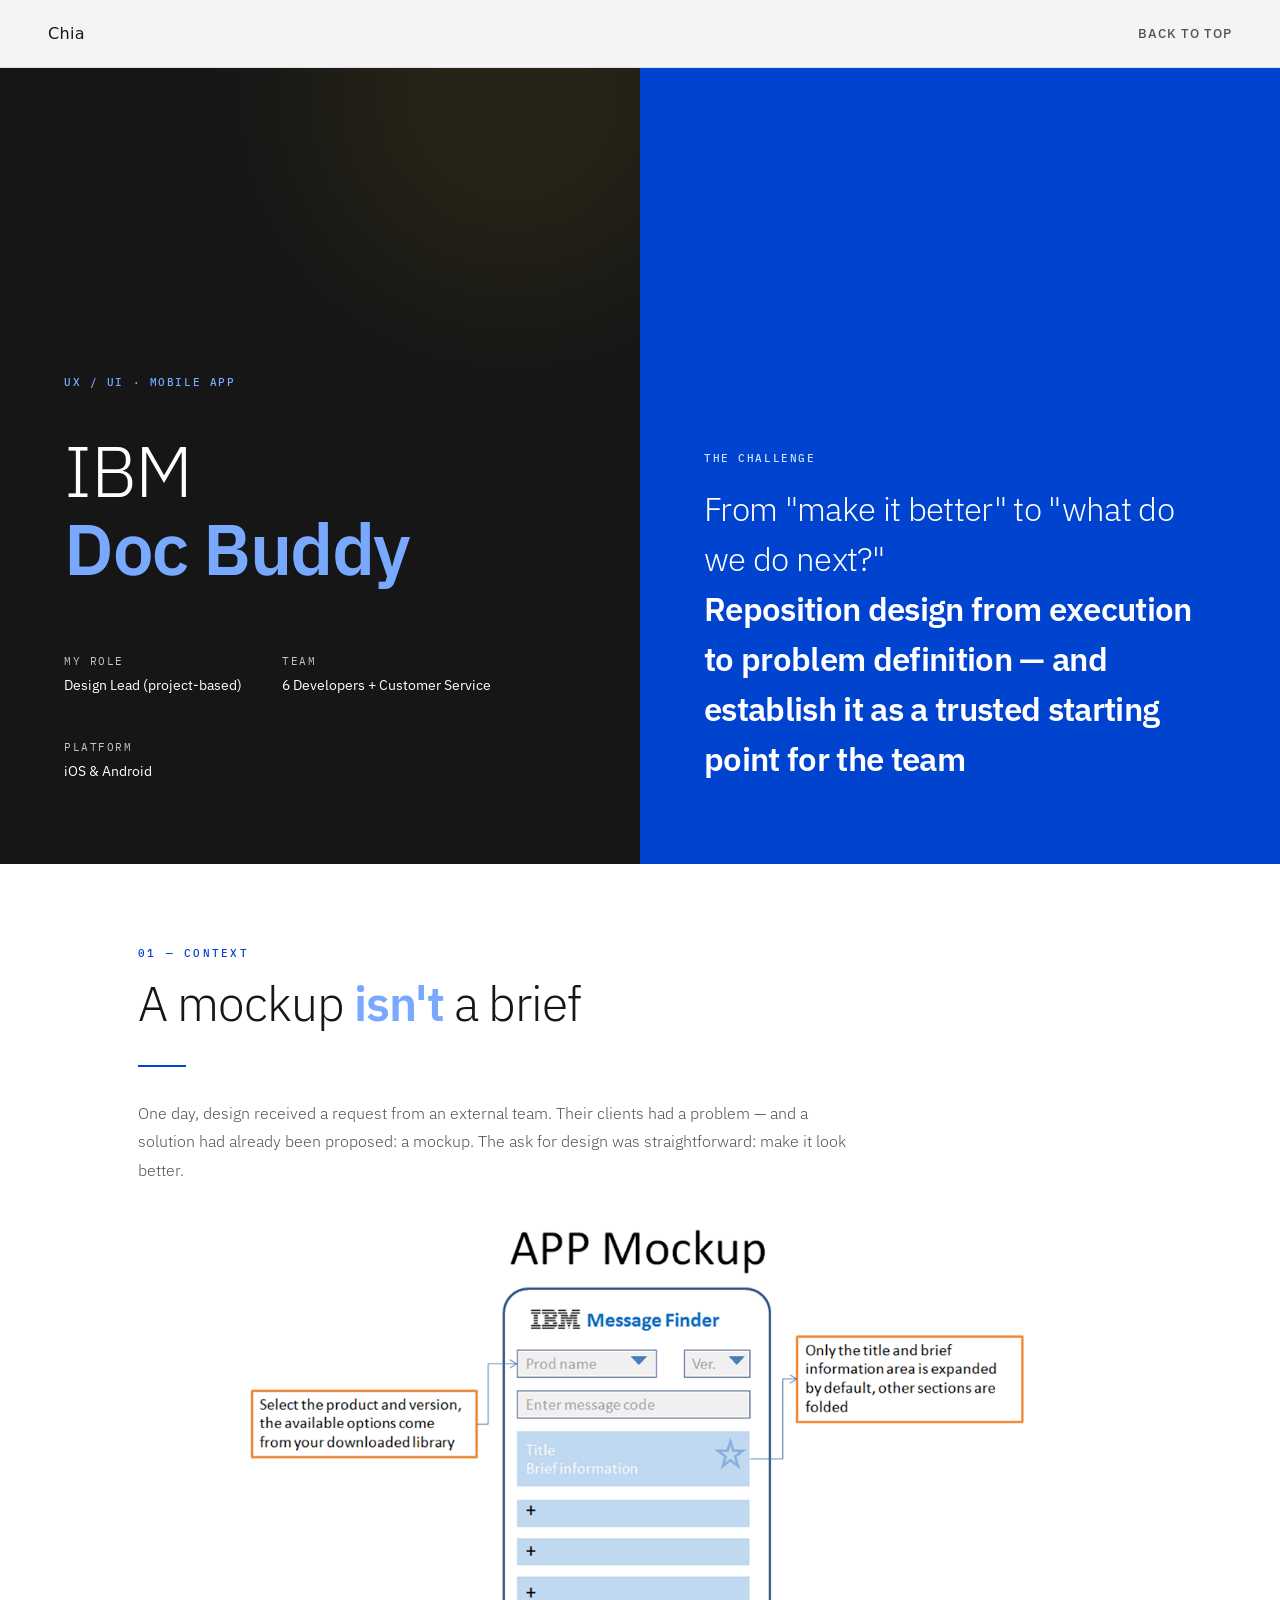
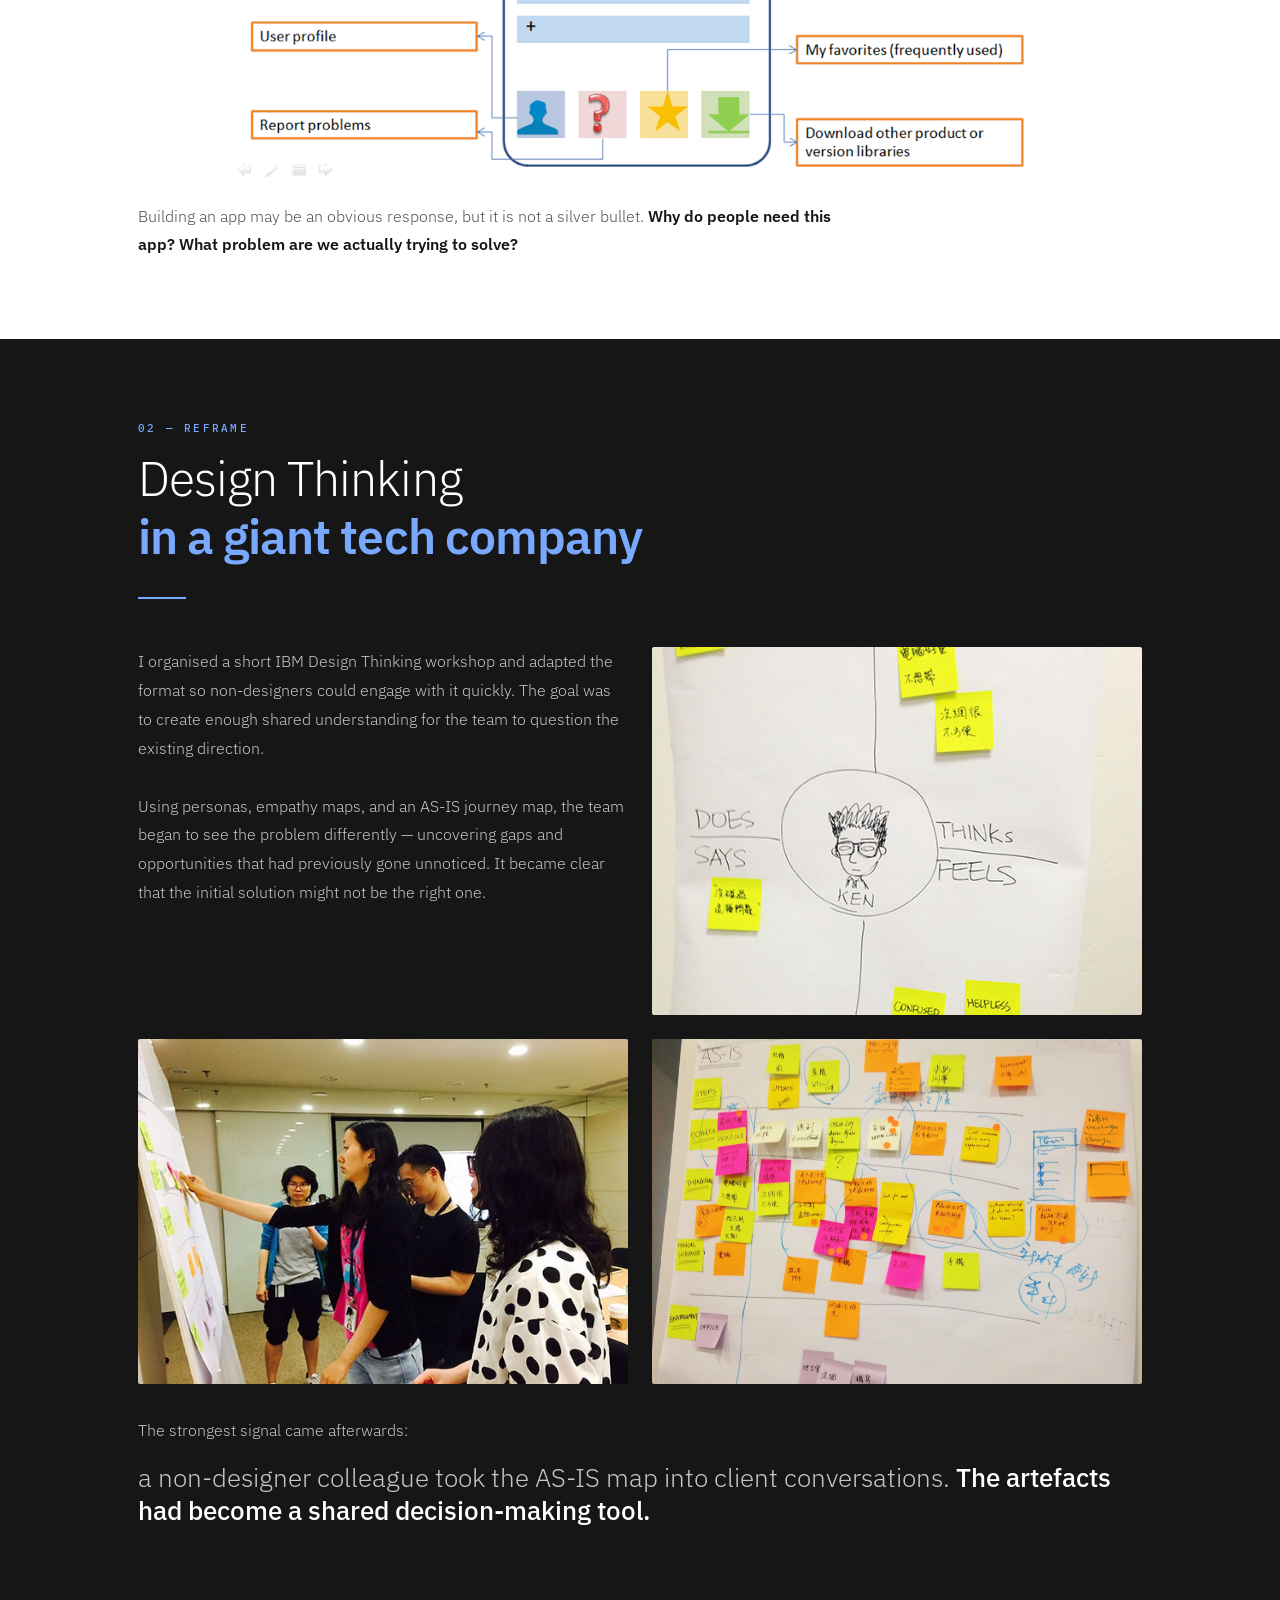
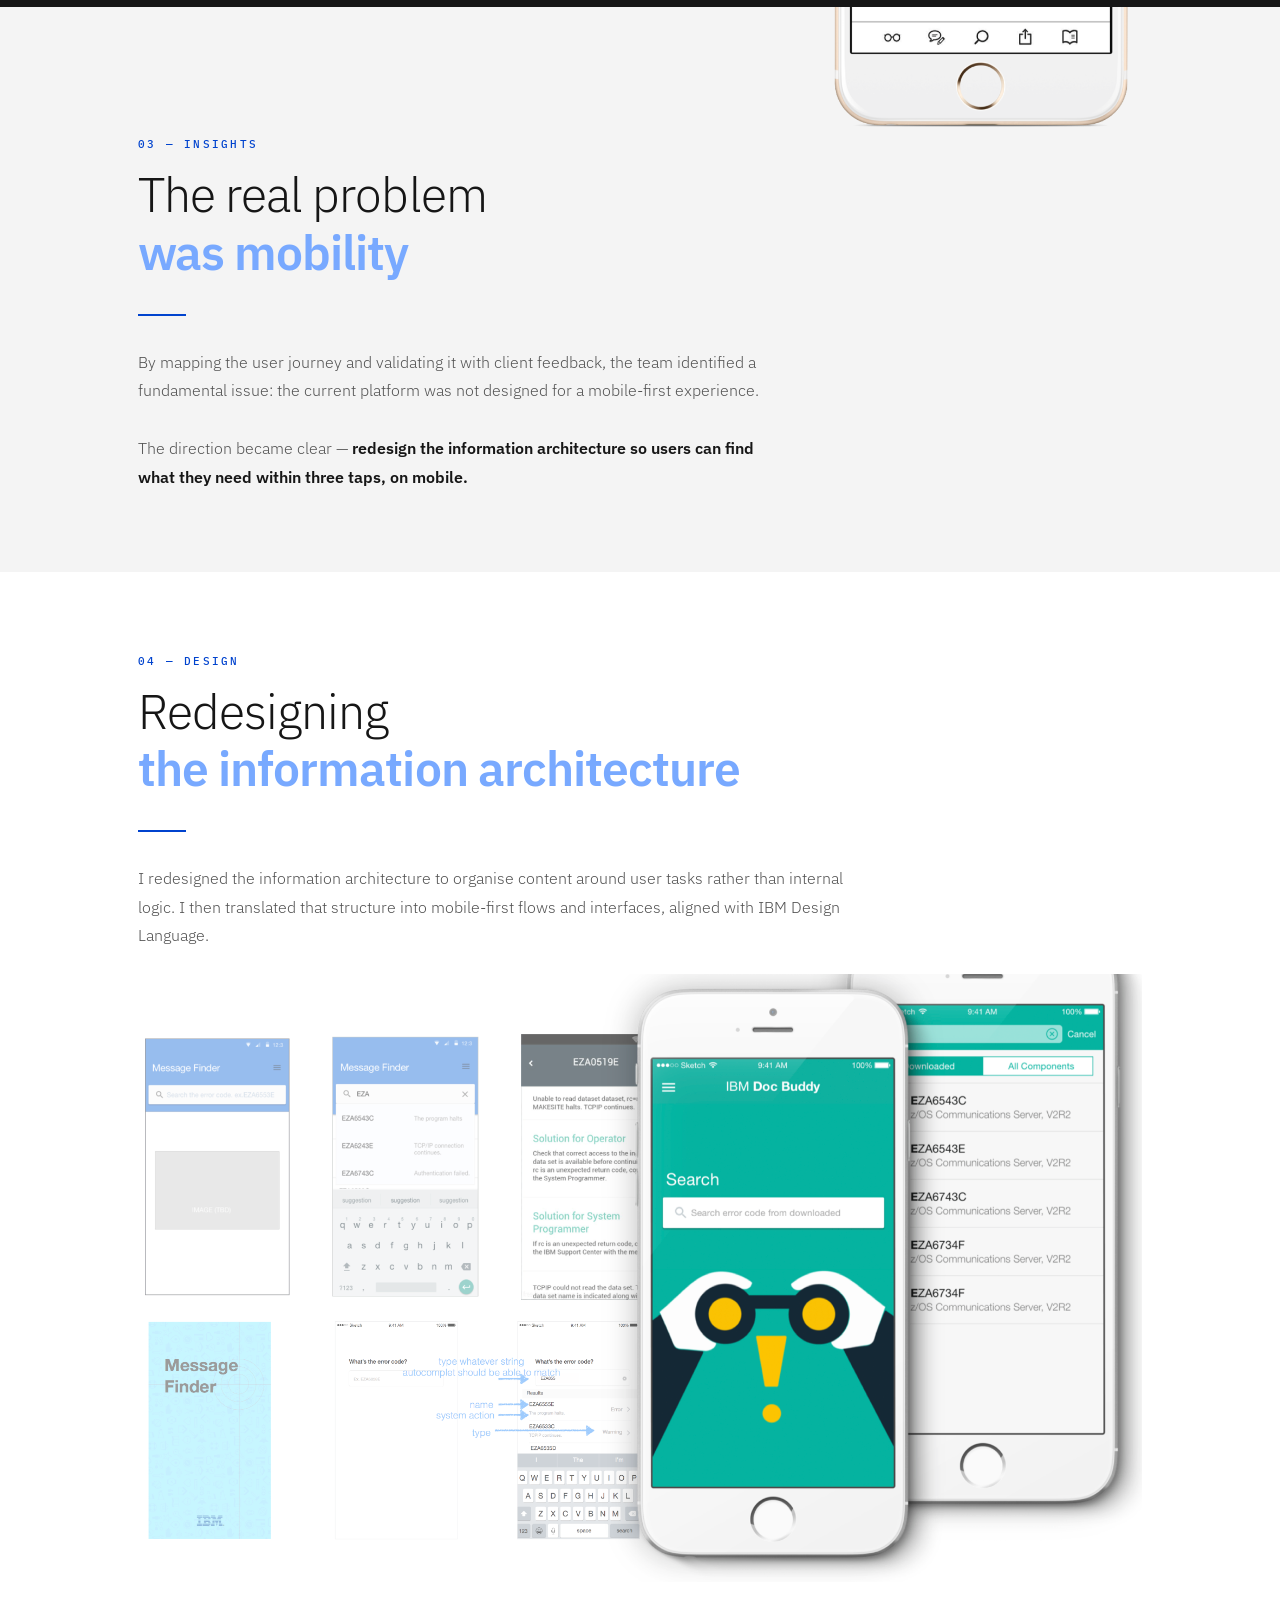
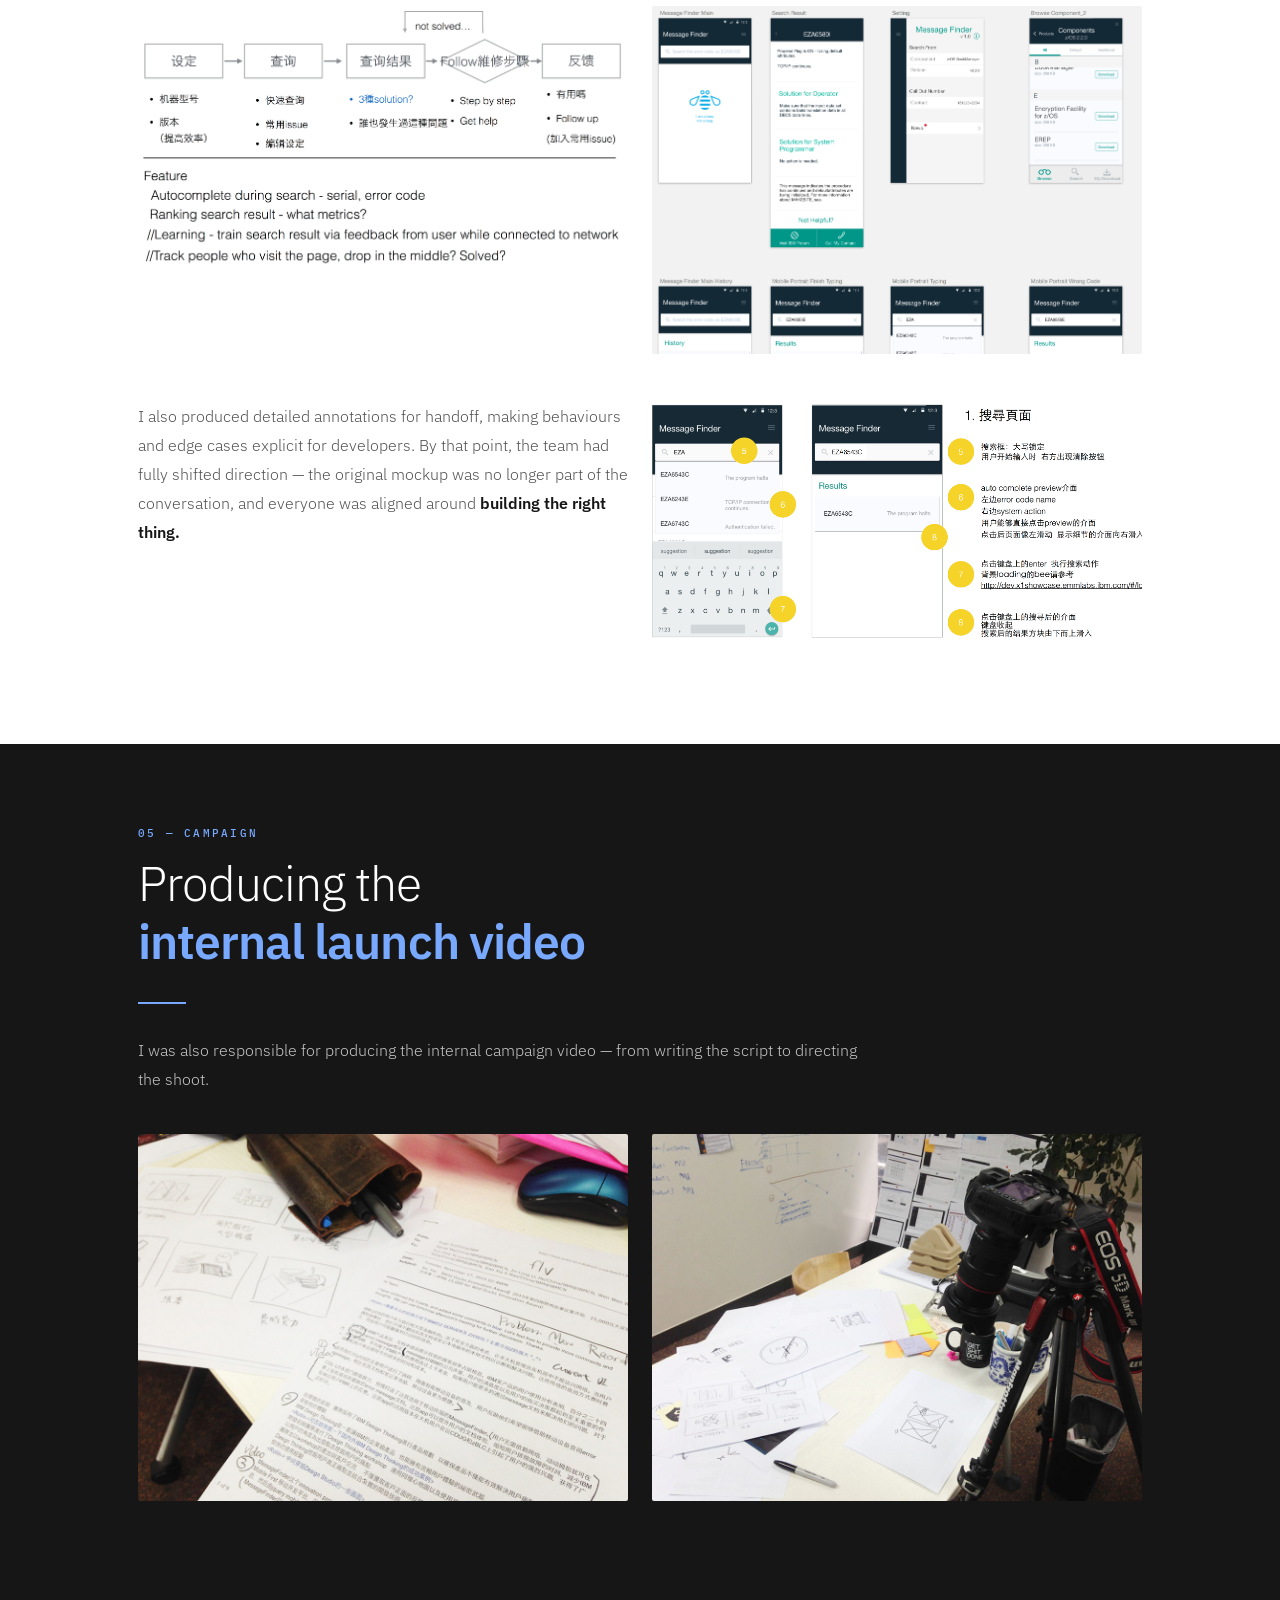
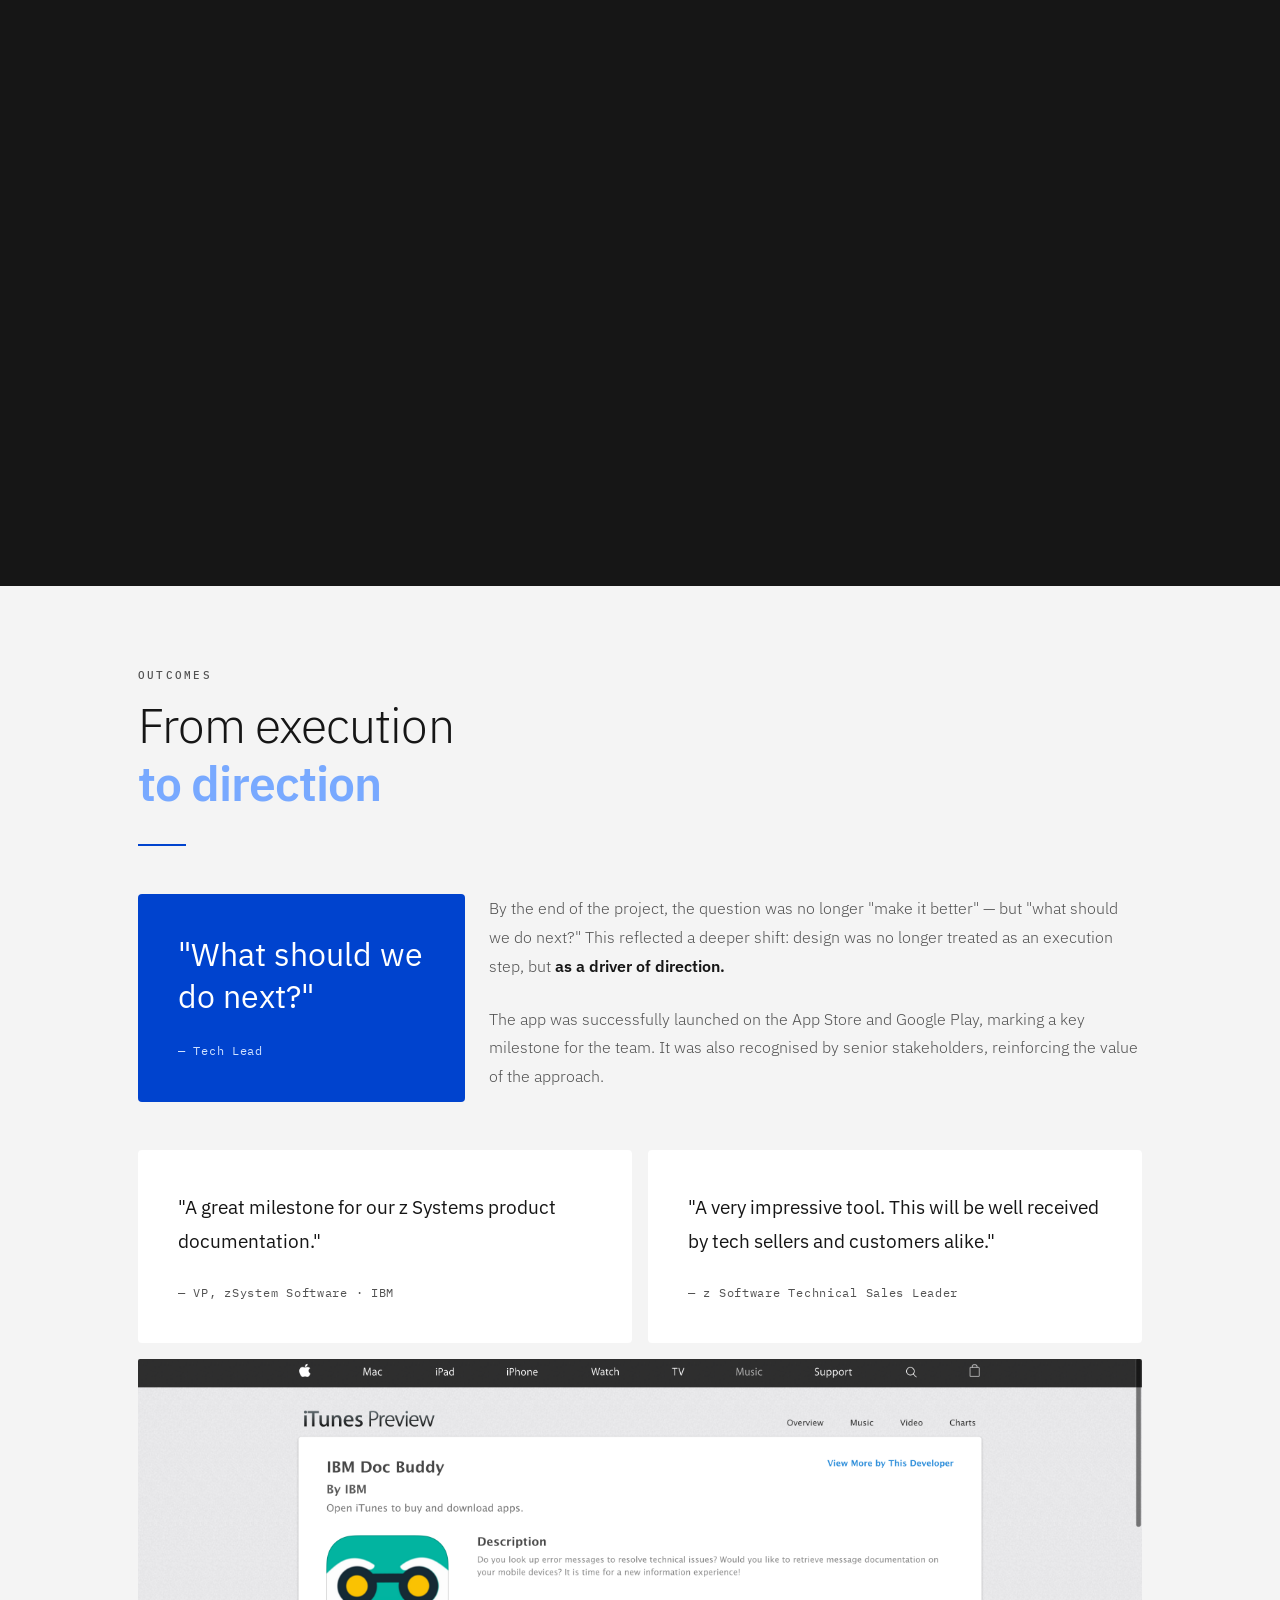
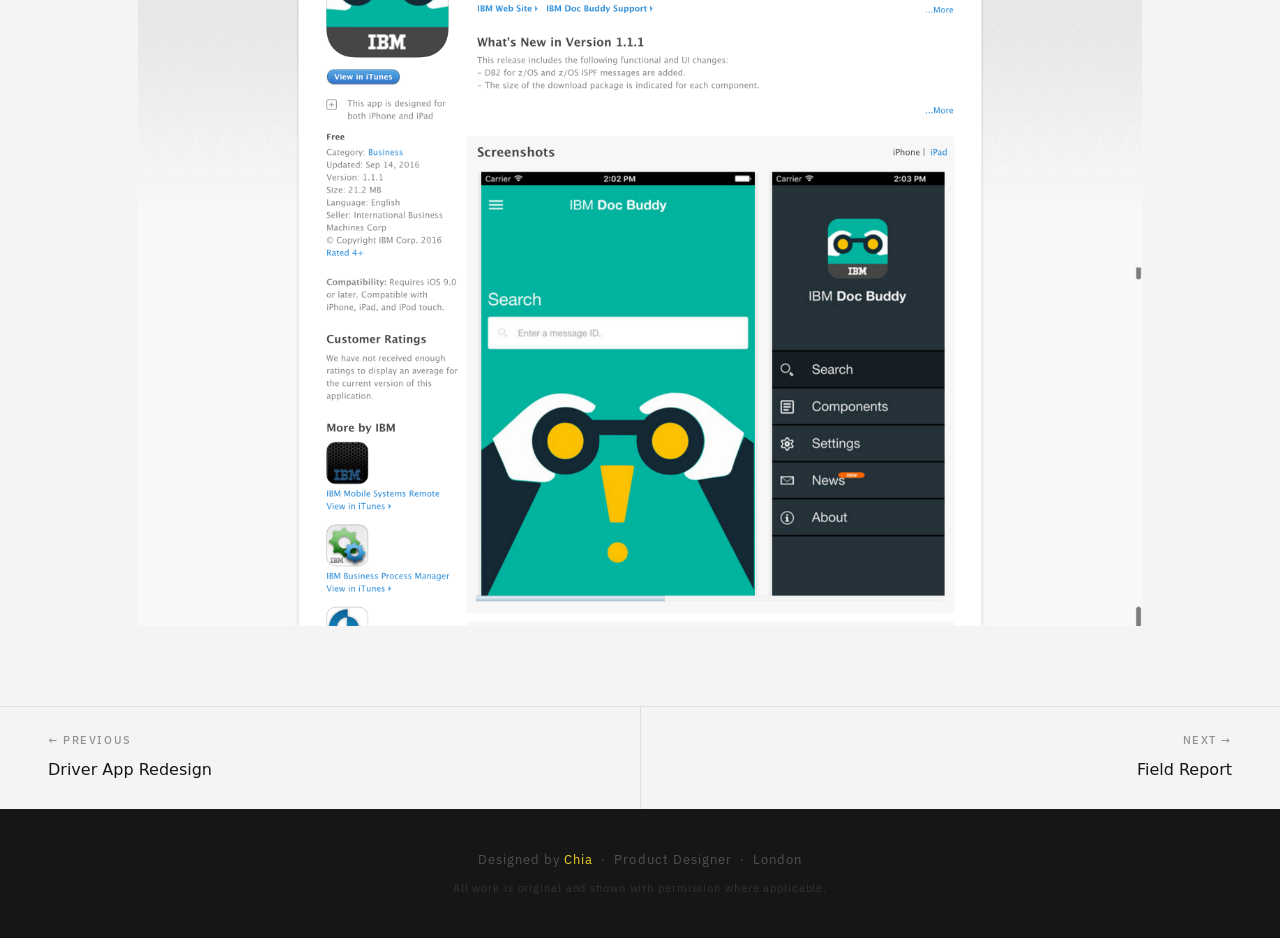
<file: work/doc-buddy/index.html>
<!DOCTYPE html>
<html lang="en">
<head>
  <meta charset="UTF-8">
  <meta name="viewport" content="width=device-width, initial-scale=1.0">
  <title>IBM Doc Buddy — Chia Lin</title>
  <script>
    // Page transition: arriving from the homepage card animation. The homepage
    // ended on its plain background after the blue circle shrank to a point;
    // start on that background and unfold this page through a circle growing
    // from that point (see .pt-circle-reveal in case-study.css).
    // Runs before first paint.
    (function () {
      try {
        var d = JSON.parse(sessionStorage.getItem('pt-enter'));
        sessionStorage.removeItem('pt-enter');
        if (!d || Date.now() - d.t > 5000) return;
        var root = document.documentElement;
        var anim = 'pt-reveal';
        root.style.setProperty('--pt-color', d.color);
        if (d.reveal) {
          var r = d.reveal;
          root.style.setProperty('--pt-bg', d.bg);
          root.style.setProperty('--pt-x', r.x + 'px');
          root.style.setProperty('--pt-y', r.y + 'px');
          root.style.setProperty('--pt-r', r.r + 'px');
          root.classList.add('pt-circle-reveal');
          anim = 'pt-circle-reveal';
        } else {
          root.classList.add('pt-enter');
        }
        document.addEventListener('animationend', function (e) {
          if (e.animationName === anim) root.classList.remove('pt-circle-reveal', 'pt-enter');
        });
      } catch (_) {}
    })();
  </script>

  <!-- Fonts -->
  <link rel="preconnect" href="https://fonts.googleapis.com">
  <link rel="preconnect" href="https://fonts.gstatic.com" crossorigin>
  <link href="https://fonts.googleapis.com/css2?family=IBM+Plex+Mono:ital,wght@0,400;0,500;1,400&family=IBM+Plex+Sans:ital,wght@0,300;0,400;0,600;1,300;1,600&display=swap" rel="stylesheet">

  <!-- Global styles -->
  <link rel="stylesheet" href="../../assets/css/style.css">
  <link rel="stylesheet" href="../../assets/css/case-study.css">

  <!-- Project-specific overrides -->
  <link rel="stylesheet" href="doc-buddy.css">
</head>
<body>

  <!-- NAV -->
  <nav>
    <a class="nav-logo" href="../../index.html">Chia</a>
    <span class="nav-project-title">IBM Doc Buddy</span>
    <a class="nav-back-top" href="#">Back to top</a>
  </nav>


  <!-- ── HERO ─────────────────────────────────────────────── -->
  <section class="cs-hero">
    <div class="cs-hero__left">
      <div class="cs-hero__tag">UX / UI · Mobile App</div>
      <h1 class="cs-hero__title">IBM<br><span class="cs-hero__accent-word">Doc Buddy</span></h1>
      <div class="cs-hero__meta">
        <div class="cs-meta-item">
          <span class="cs-meta-label">My Role</span>
          <span class="cs-meta-value">Design Lead (project-based)</span>
        </div>
        <div class="cs-meta-item">
          <span class="cs-meta-label">Team</span>
          <span class="cs-meta-value">6 Developers + Customer Service</span>
        </div>
        <div class="cs-meta-item">
          <span class="cs-meta-label">Platform</span>
          <span class="cs-meta-value">iOS & Android</span>
        </div>
      </div>
    </div>
    <div class="cs-hero__right">
      <div class="cs-hero__problem">
        <div class="cs-hero__problem-label">The challenge</div>
        <h2>From "make it better" to "what do we do next?"<br><strong>Reposition design from execution to problem definition — and establish it as a trusted starting point for the team</strong></h2>
      </div>
    </div>
  </section>


  <!-- ── 01 CONTEXT ────────────────────────────────────────── -->
  <section class="section cs-section--white">
    <div class="container">
      <div>
        <div class="section-label">01 — Context</div>
        <h2 class="section-title">A mockup <em>isn't</em> a brief</h2>
        <div class="divider"></div>
      </div>
      <div>
        <p class="body-text">
          One day, design received a request from an external team. Their clients had a problem — and a solution had already been proposed: a mockup. The ask for design was straightforward: make it look better.
        </p>
        <img src="../../assets/images/doc-buddy/mockup.png" alt="The pre-made mockup that arrived with the brief" style="display: block; width: 80%; margin: 1.5rem auto;">
        <p class="body-text">
          Building an app may be an obvious response, but it is not a silver bullet. <strong>Why do people need this app? What problem are we actually trying to solve?</strong>
        </p>
      </div>
    </div>
  </section>


  <!-- ── 02 REFRAME ────────────────────────────────────────── -->
  <section class="section cs-section--dark">
    <div class="container">
      <div>
        <div class="section-label cs-label-on-dark">02 — Reframe</div>
        <h2 class="section-title cs-text-white">Design Thinking<br><em>in a giant tech company</em></h2>
        <div class="divider divider--light"></div>
      </div>

      <div class="cs-two-col">
        <div>
          <p class="body-text cs-text-on-dark">
            I organised a short IBM Design Thinking workshop and adapted the format so non-designers could engage with it quickly. The goal was to create enough shared understanding for the team to question the existing direction.
          </p>
          <br>
          <p class="body-text cs-text-on-dark">
            Using personas, empathy maps, and an AS-IS journey map, the team began to see the problem differently — uncovering gaps and opportunities that had previously gone unnoticed. It became clear that the initial solution might not be the right one.
          </p>
        </div>
        <div>
          <img src="../../assets/images/doc-buddy/empathy-map.jpg" alt="Empathy Map from the workshop">
        </div>
      </div>

      <div class="cs-img-grid-2" style="margin-top: 1.5rem;">
        <div>
          <img src="../../assets/images/doc-buddy/workshop.JPG" alt="Design Thinking workshop in action">
        </div>
        <div>
          <img src="../../assets/images/doc-buddy/journeymap.jpg" alt="User Journey Map">
        </div>
      </div>
      <div style="margin-top: 2rem;">
        <p class="body-text cs-text-on-dark">The strongest signal came afterwards:</p>
        <p class="body-text cs-callout-text reveal reveal-delay-1">a non-designer colleague took the AS-IS map into client conversations. <strong class="cs-strong-white">The artefacts had become a shared decision-making tool.</strong></p>
      </div>
    </div>
  </section>


  <!-- ── 03 INSIGHTS ───────────────────────────────────────── -->
  <section id="insights-section" class="section">
    <div class="container">
      <div class="cs-two-col insights-grid">
        <div class="insights-text">
          <div class="section-label">03 — Insights</div>
          <h2 class="section-title">The real problem<br><em>was mobility</em></h2>
          <div class="divider"></div>
          <p class="body-text">
            By mapping the user journey and validating it with client feedback, the team identified a fundamental issue: the current platform was not designed for a mobile-first experience.
          </p>
          <br>
          <p class="body-text">
            The direction became clear — <strong>redesign the information architecture so users can find what they need within three taps, on mobile.</strong>
          </p>
        </div>
        <div id="insights-img-col" class="insights-img-col">
          <img id="insights-img" class="insights-img" src="../../assets/images/doc-buddy/oldscreen.png" alt="Poor experience on mobile">
        </div>
      </div>
    </div>
  </section>


  <!-- ── 04 DESIGN ─────────────────────────────────────────── -->
  <section class="section cs-section--white">
    <div class="container">
      <div class="section-label">04 — Design</div>
      <h2 class="section-title">Redesigning<br><em>the information architecture</em></h2>
      <div class="divider"></div>
      <p class="body-text" style="margin-bottom: 1.5rem;">I redesigned the information architecture to organise content around user tasks rather than internal logic. I then translated that structure into mobile-first flows and interfaces, aligned with IBM Design Language.</p>
      <img src="../../assets/images/doc-buddy/interface.png" alt="Interface overview" style="margin-bottom: 1.5rem;">
      <div class="cs-img-grid-2" style="margin-bottom: 1.5rem;">
        <div>
          <img src="../../assets/images/doc-buddy/flow.png" alt="Redesigned information architecture flow">
        </div>
        <div>
          <img src="../../assets/images/doc-buddy/UIs.png" alt="UI screen set">
        </div>
      </div>
      <div class="cs-two-col cs-annotation-grid">
        <div>
          <p class="body-text">I also produced detailed annotations for handoff, making behaviours and edge cases explicit for developers. By that point, the team had fully shifted direction — the original mockup was no longer part of the conversation, and everyone was aligned around <strong>building the right thing.</strong></p>
        </div>
        <div>
          <img src="../../assets/images/doc-buddy/annotation.png" alt="Detailed design annotations for handoff">
        </div>
      </div>
    </div>
  </section>



  <!-- ── 05 CAMPAIGN ───────────────────────────────────────── -->
  <section class="section cs-section--dark">
    <div class="container">
      <div>
        <div class="section-label cs-label-on-dark">05 — Campaign</div>
        <h2 class="section-title cs-text-white">Producing the<br><em>internal launch video</em></h2>
        <div class="divider divider--light"></div>
      </div>

      <div style="margin-bottom: 2.5rem;">
        <p class="body-text cs-text-on-dark">
          I was also responsible for producing the internal campaign video — from writing the script to directing the shoot.
        </p>
      </div>

      <div class="cs-img-grid-2" style="margin-bottom: 2.5rem;">
        <div>
          <img src="../../assets/images/doc-buddy/scripts.jpg" alt="Video script writing">
        </div>
        <div>
          <img src="../../assets/images/doc-buddy/shooting.jpg" alt="Video shoot">
        </div>
      </div>

      <div>
        <div class="cs-video-embed">
          <iframe
            src="https://www.youtube.com/embed/_S81kAdBy5A"
            title="IBM Doc Buddy — Internal Campaign Video"
            allow="accelerometer; autoplay; clipboard-write; encrypted-media; gyroscope; picture-in-picture"
            allowfullscreen>
          </iframe>
        </div>
      </div>
    </div>
  </section>


  <!-- ── OUTCOMES ──────────────────────────────────────────── -->
  <section class="cs-outcomes">
    <div class="container">
      <div class="reveal">
        <div class="section-label">Outcomes</div>
        <h2 class="section-title">From execution <br><em>to direction</em></h2>
        <div class="divider"></div>
      </div>

      <div class="cs-two-col outcomes-main reveal" style="align-items: start;">
        <div class="cs-testimonial cs-testimonial--blue">
          <p class="cs-testimonial__quote cs-testimonial__quote--large">"What should we do next?"</p>
          <p class="cs-testimonial__attr">— Tech Lead</p>
        </div>
        <div>
          <p class="body-text" style="margin-bottom: 1.5rem;">By the end of the project, the question was no longer "make it better" — but "what should we do next?" This reflected a deeper shift: design was no longer treated as an execution step, but <strong>as a driver of direction.</strong></p>
          <p class="body-text">The app was successfully launched on the App Store and Google Play, marking a key milestone for the team. It was also recognised by senior stakeholders, reinforcing the value of the approach.</p>
        </div>
      </div>

      <div class="cs-testimonial-grid outcomes-quotes reveal">
        <div class="cs-testimonial cs-testimonial--light">
          <p class="cs-testimonial__quote">"A great milestone for our z Systems product documentation."</p>
          <p class="cs-testimonial__attr">— VP, zSystem Software · IBM</p>
        </div>
        <div class="cs-testimonial cs-testimonial--light">
          <p class="cs-testimonial__quote">"A very impressive tool. This will be well received by tech sellers and customers alike."</p>
          <p class="cs-testimonial__attr">— z Software Technical Sales Leader</p>
        </div>
      </div>

      <div class="reveal" style="margin-top: 1rem;">
        <img src="../../assets/images/doc-buddy/doc-buddy-appstore.png" alt="IBM Doc Buddy on the App Store" class="img-full">
      </div>
    </div>
  </section>


  <!-- ── PROJECT NAV ───────────────────────────────────────── -->
  <div class="project-nav">
    <a class="project-nav__item" href="../driver-app/">
      <span class="project-nav__label">← Previous</span>
      <span class="project-nav__title">Driver App Redesign</span>
    </a>
    <a class="project-nav__item project-nav__item--next" href="../field-report/">
      <span class="project-nav__label">Next →</span>
      <span class="project-nav__title">Field Report</span>
    </a>
  </div>


  <!-- ── FOOTER ────────────────────────────────────────────── -->
  <footer>
    <div class="container">
      <p>Designed by <a href="../../about.html">Chia</a> &nbsp;·&nbsp; Product Designer &nbsp;·&nbsp; London</p>
      <p class="footer-note">All work is original and shown with permission where applicable.</p>
    </div>
  </footer>


  <!-- JS -->
  <script src="../../assets/js/main.js"></script>
  <script>
    (function () {
      const section = document.getElementById('insights-section');
      const img     = document.getElementById('insights-img');
      if (!section || !img) return;

      function updateInsightsImg() {
        const secRect = section.getBoundingClientRect();
        const vh      = window.innerHeight;
        const secH    = section.offsetHeight;
        const imgH    = img.offsetHeight;

        // progress 0 → section just entering from bottom
        // progress 1 → section just exiting from top
        const progress = Math.max(0, Math.min(1, (vh - secRect.top) / (vh + secH)));

        // translateY: -imgH (image fully above section) → secH (image fully below section)
        const ty = -imgH + (imgH + secH) * progress;
        img.style.transform = 'translateY(' + ty + 'px)';
      }

      window.addEventListener('scroll', updateInsightsImg, { passive: true });
      window.addEventListener('resize', updateInsightsImg, { passive: true });
      updateInsightsImg();
    })();
  </script>

</body>
</html>
</file>
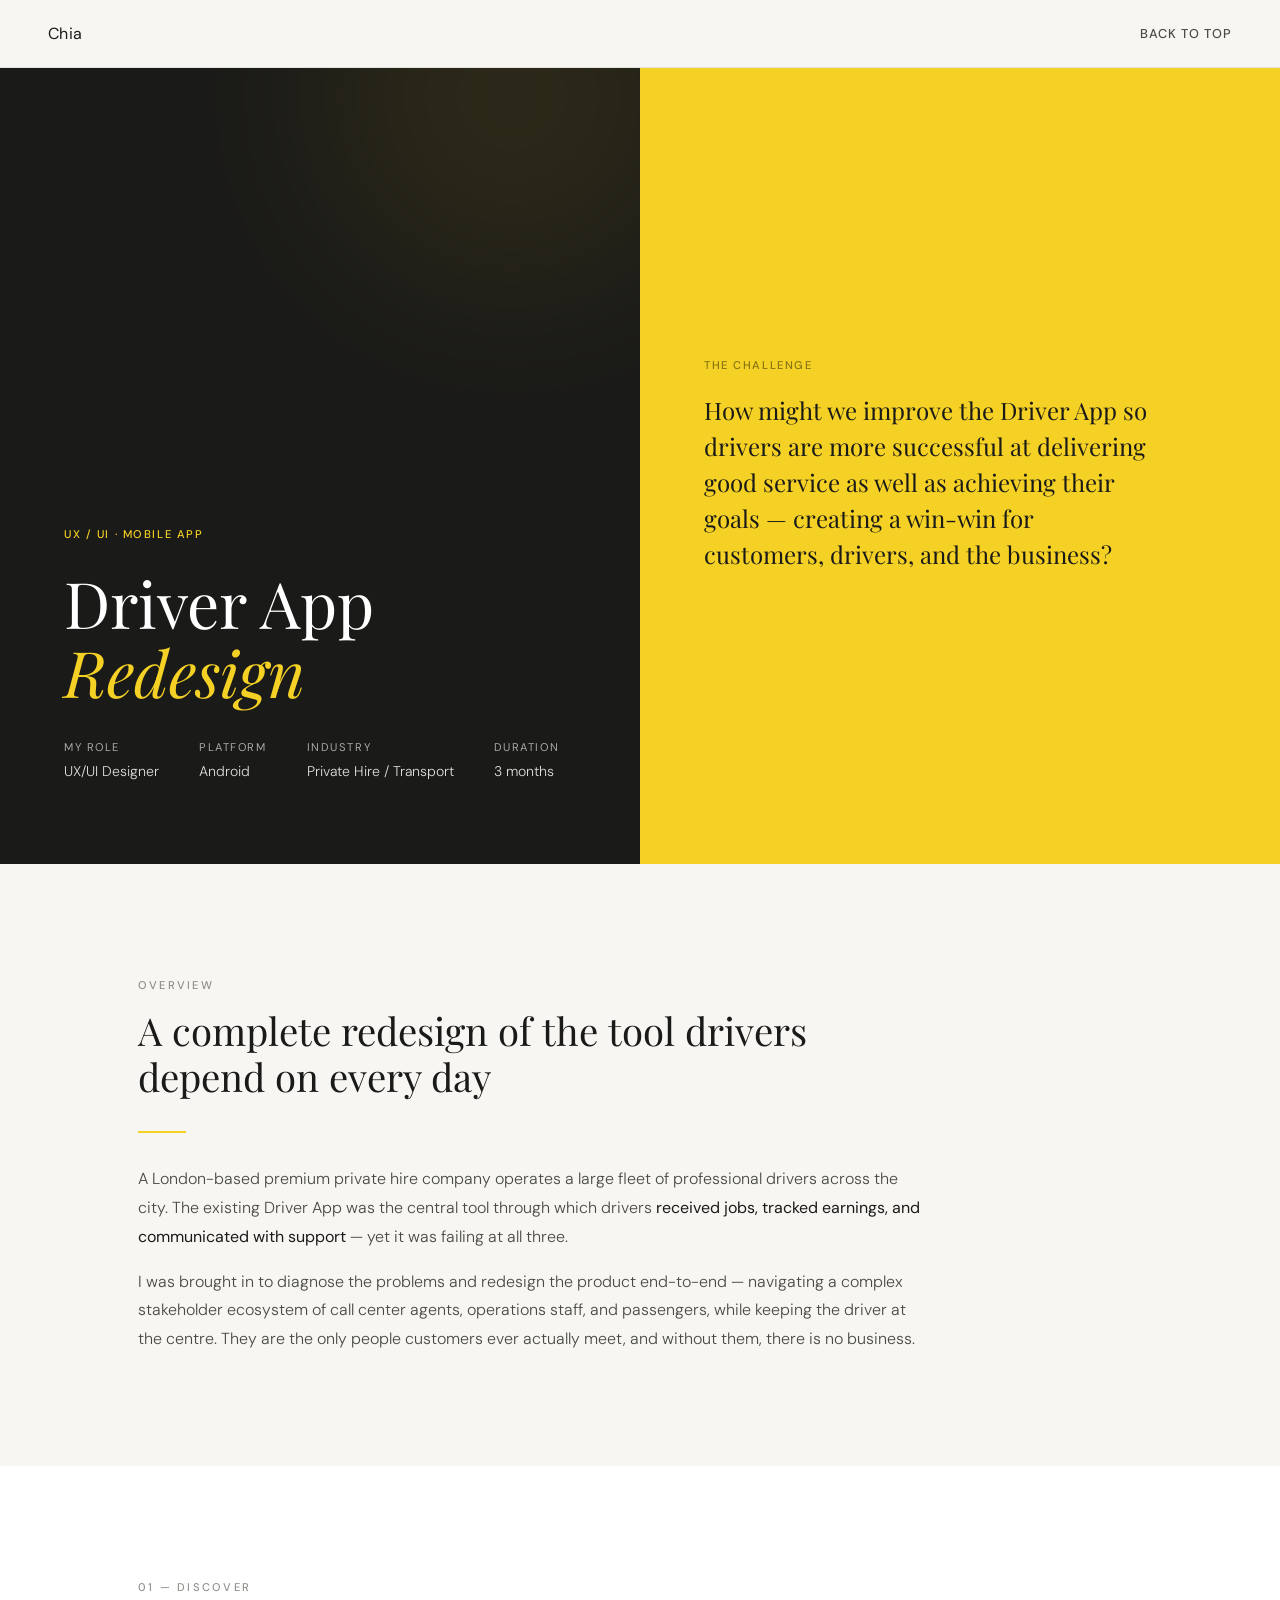
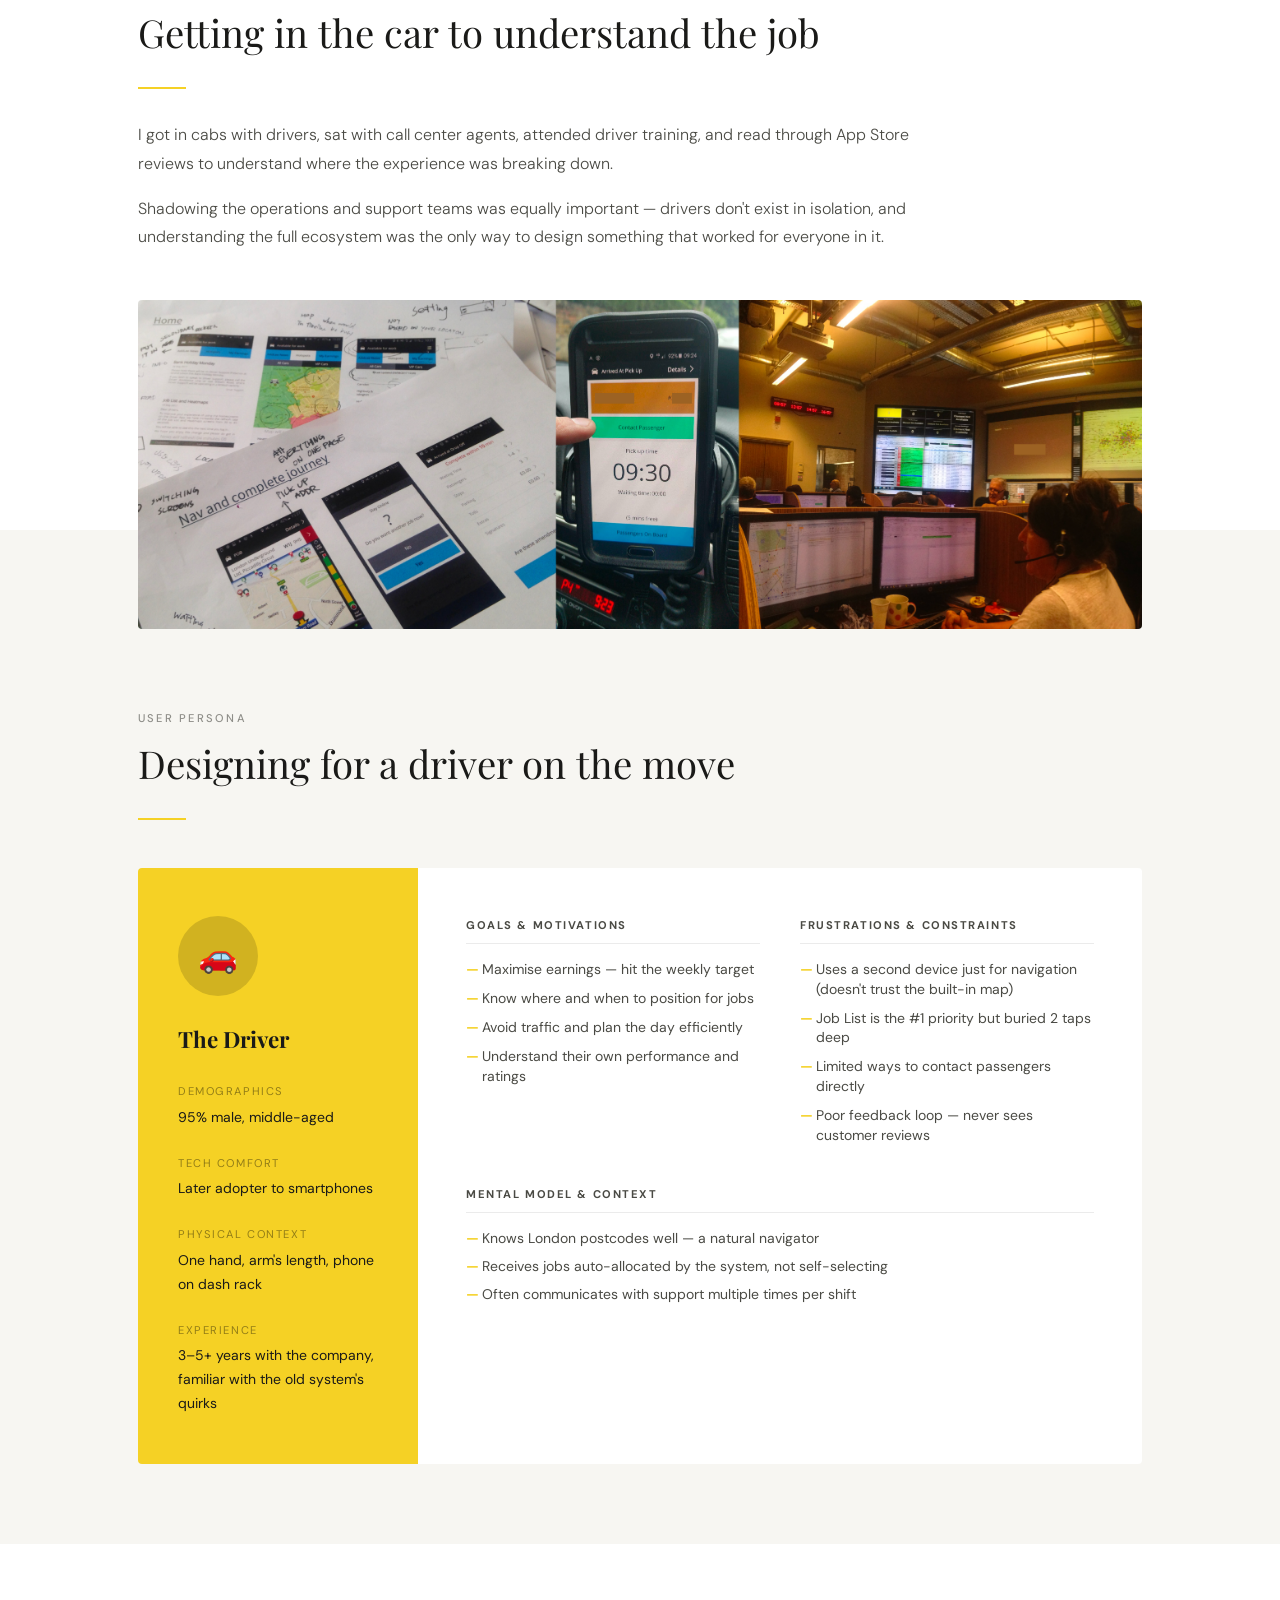
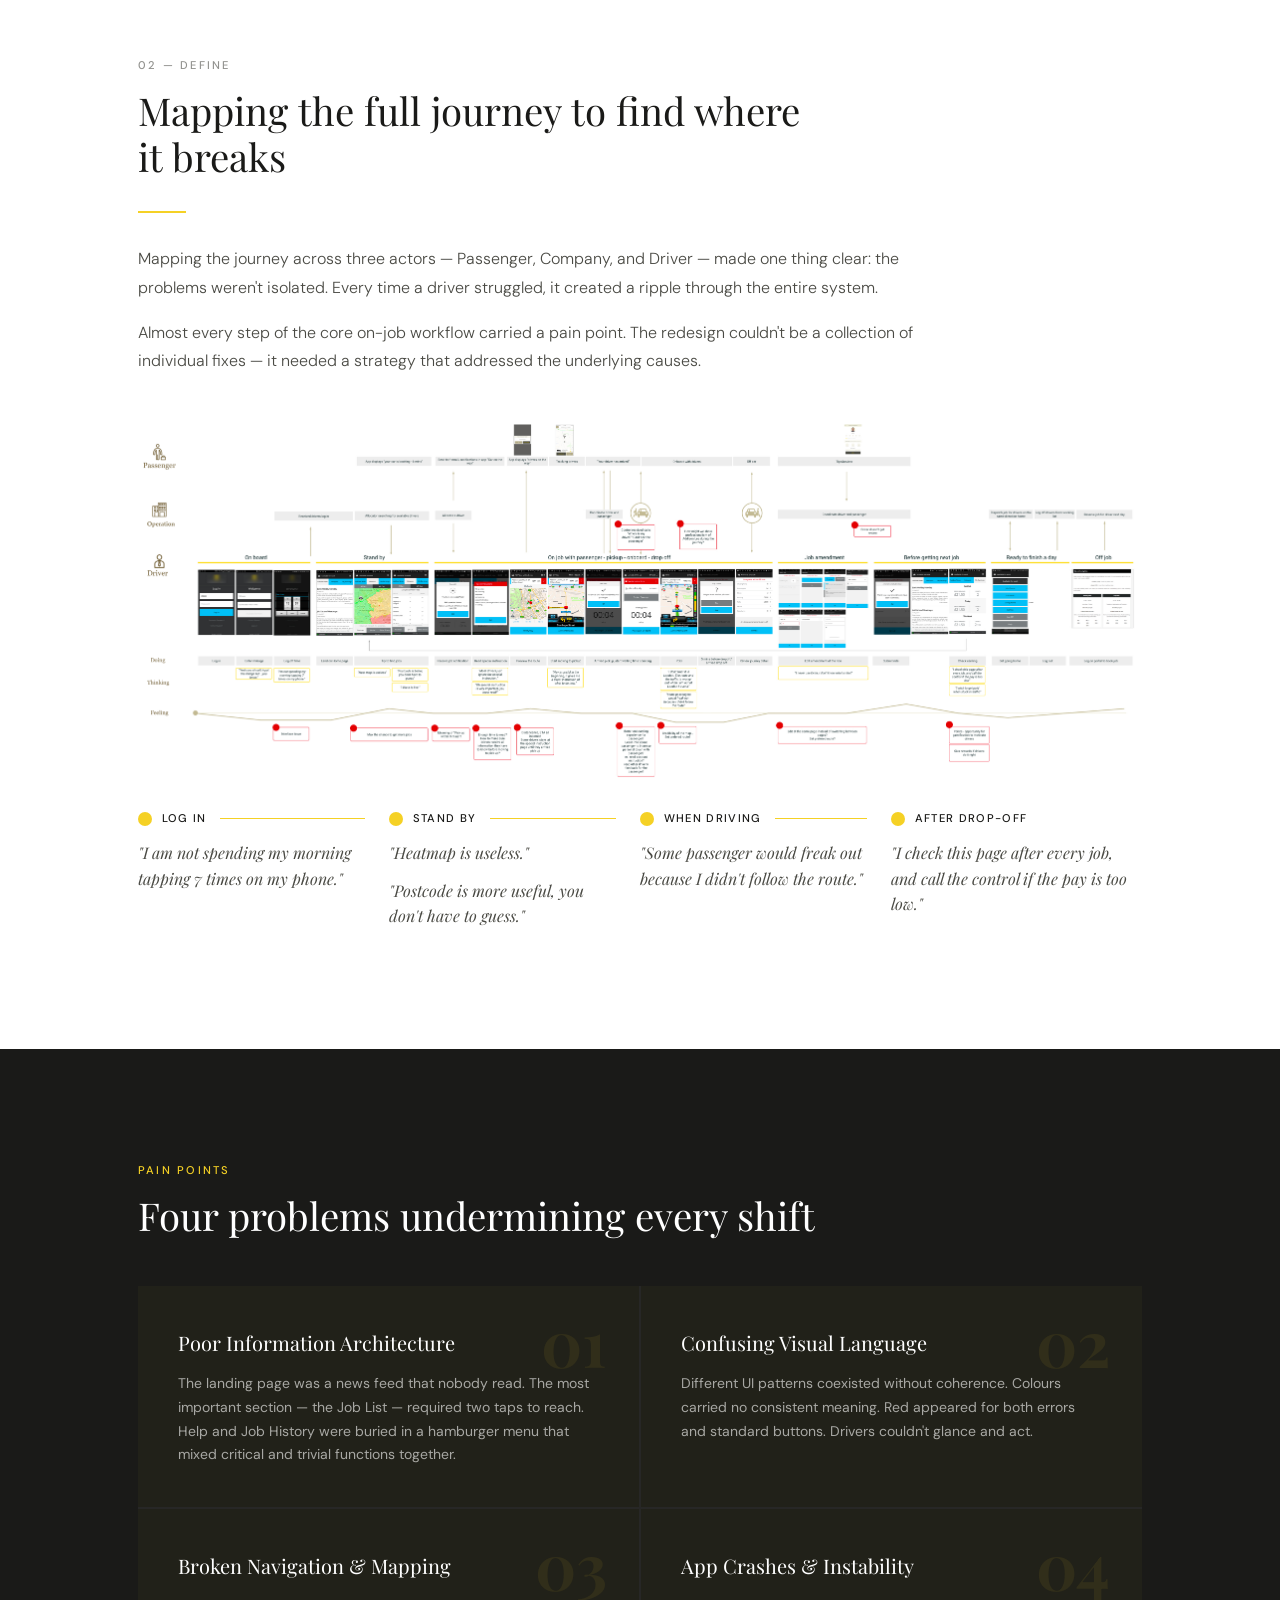
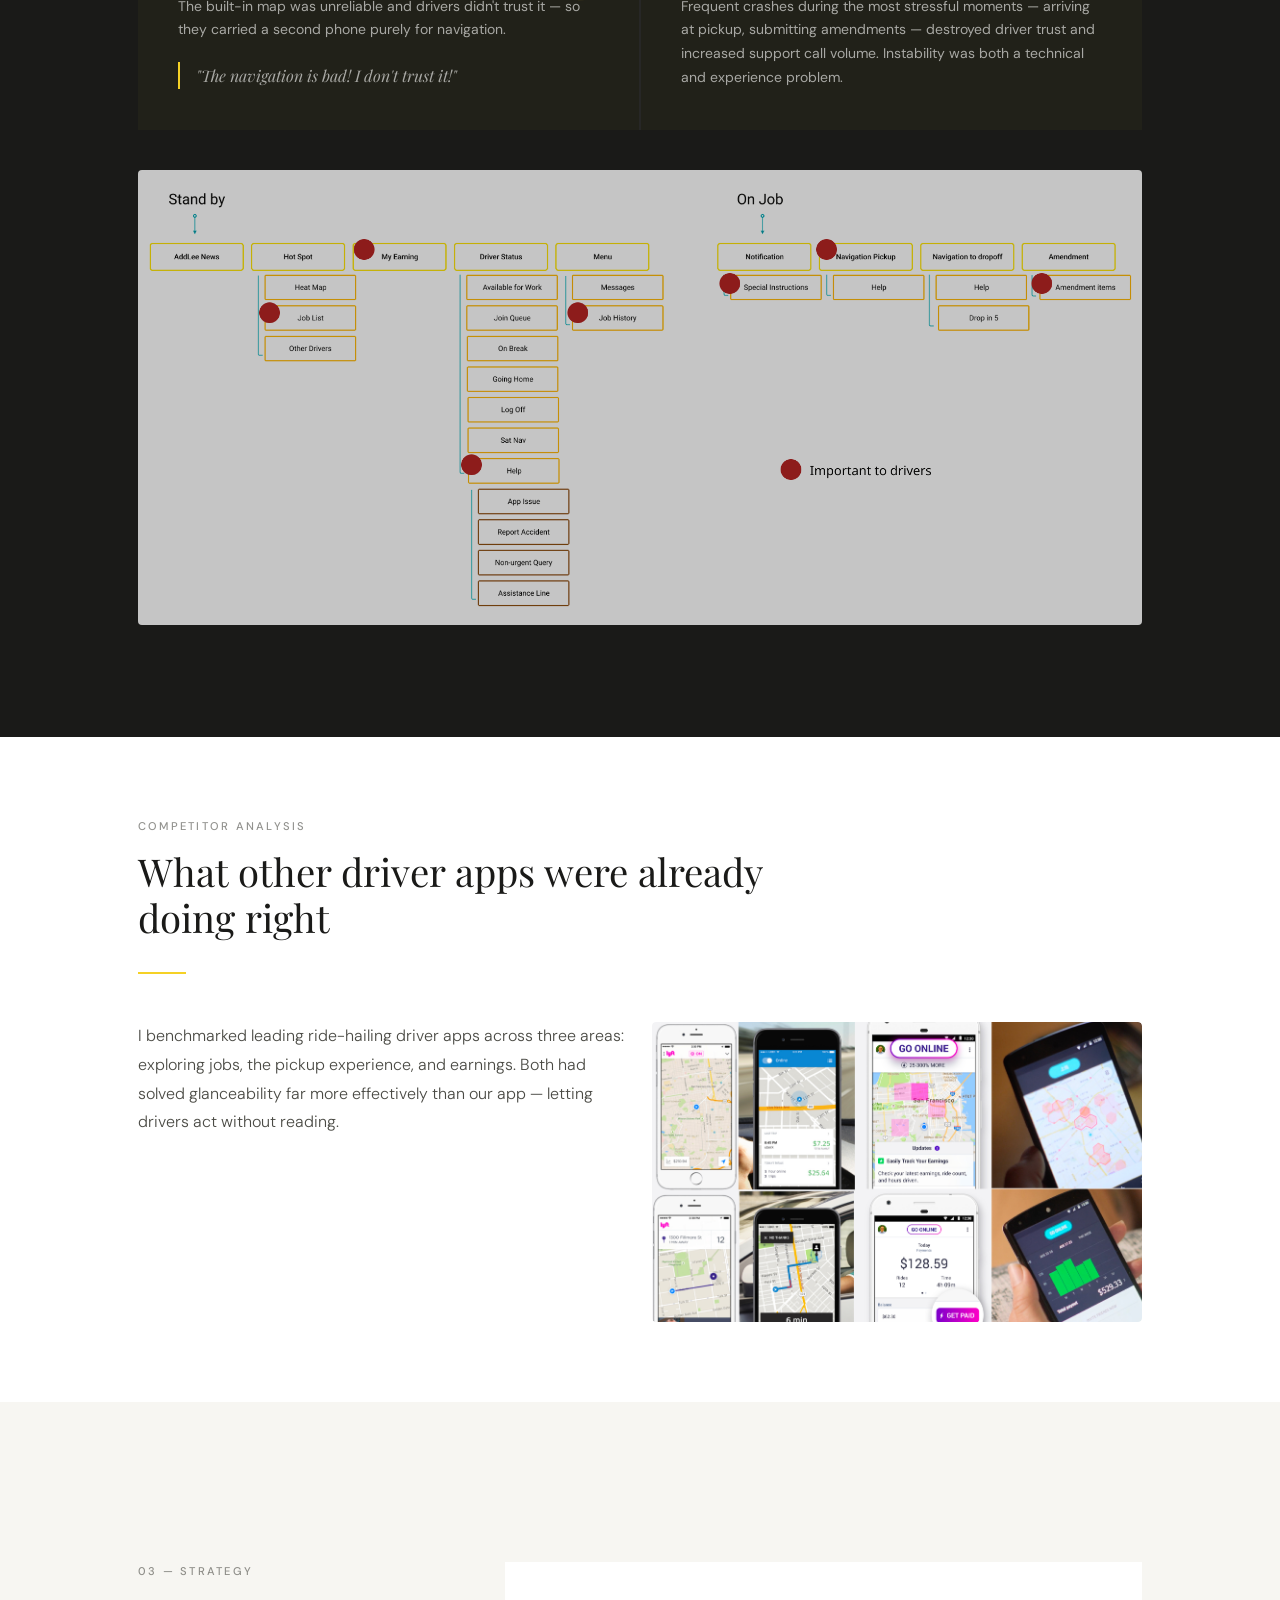
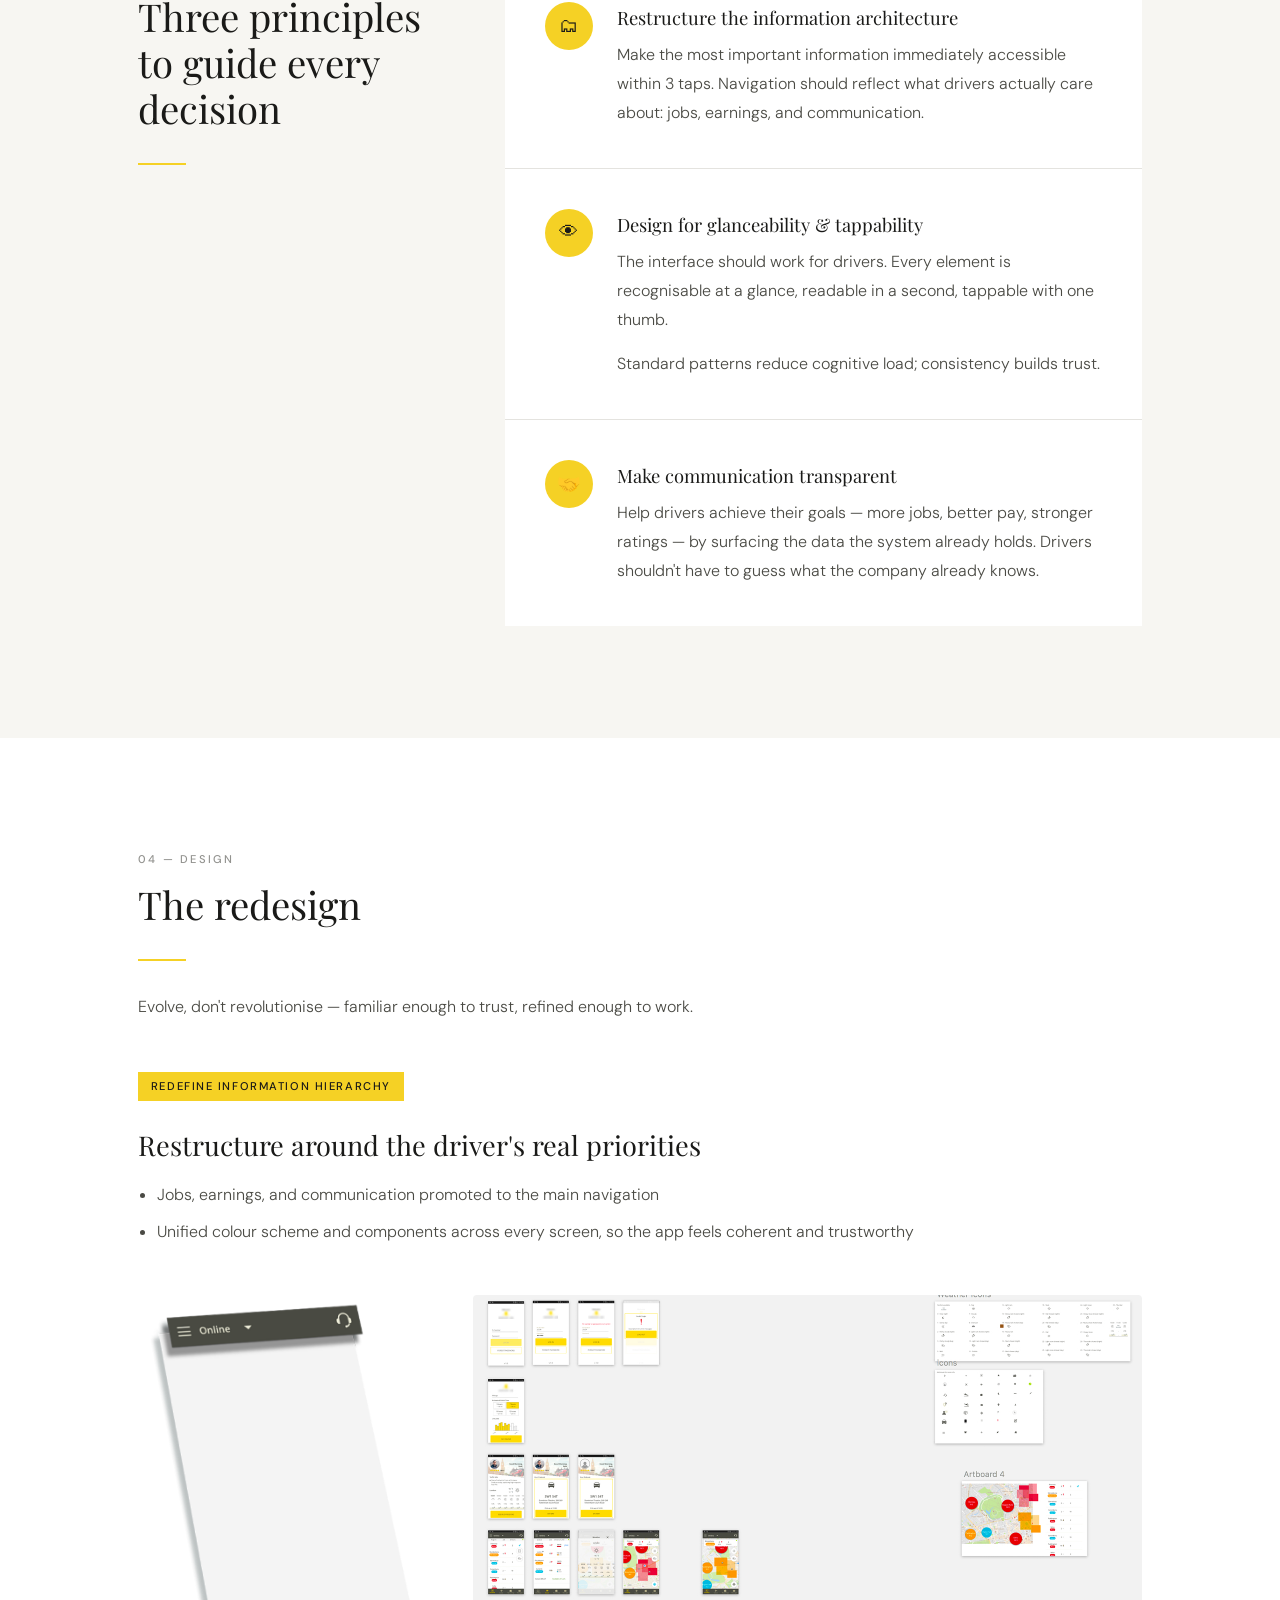
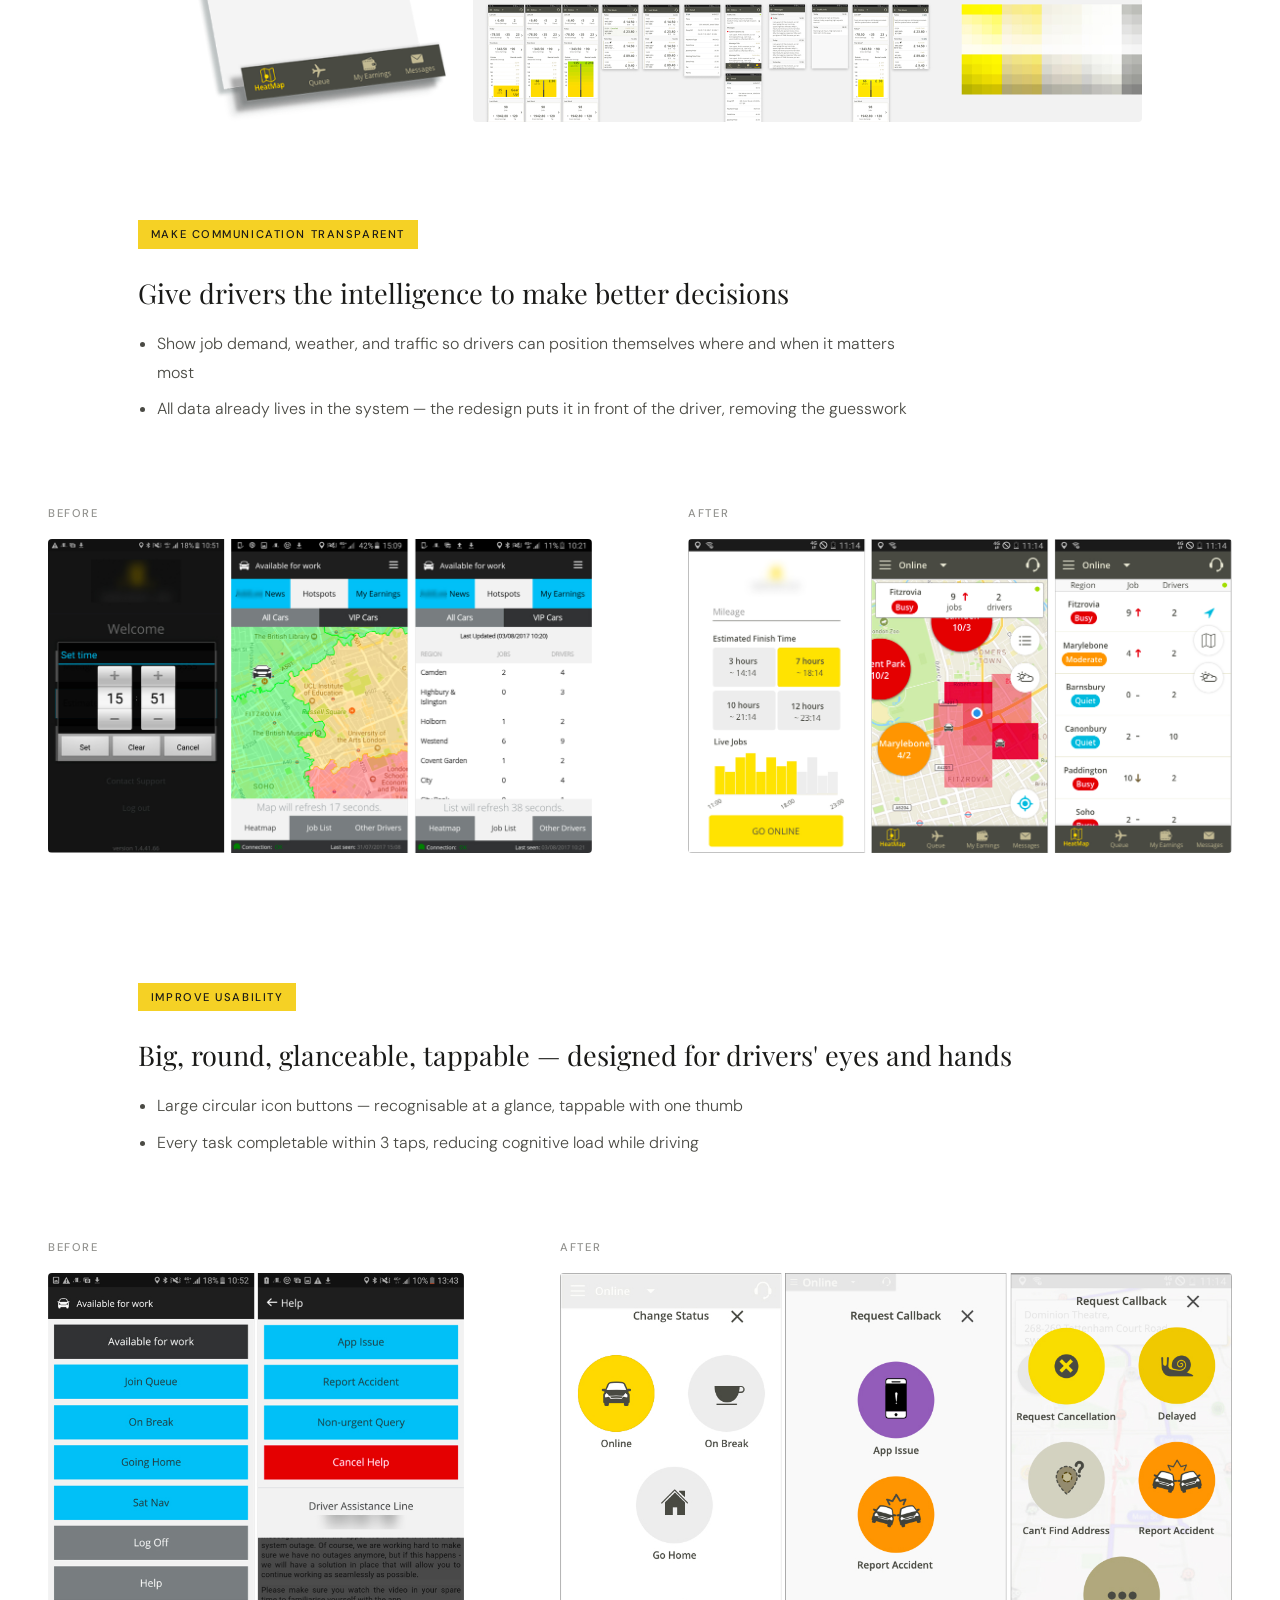
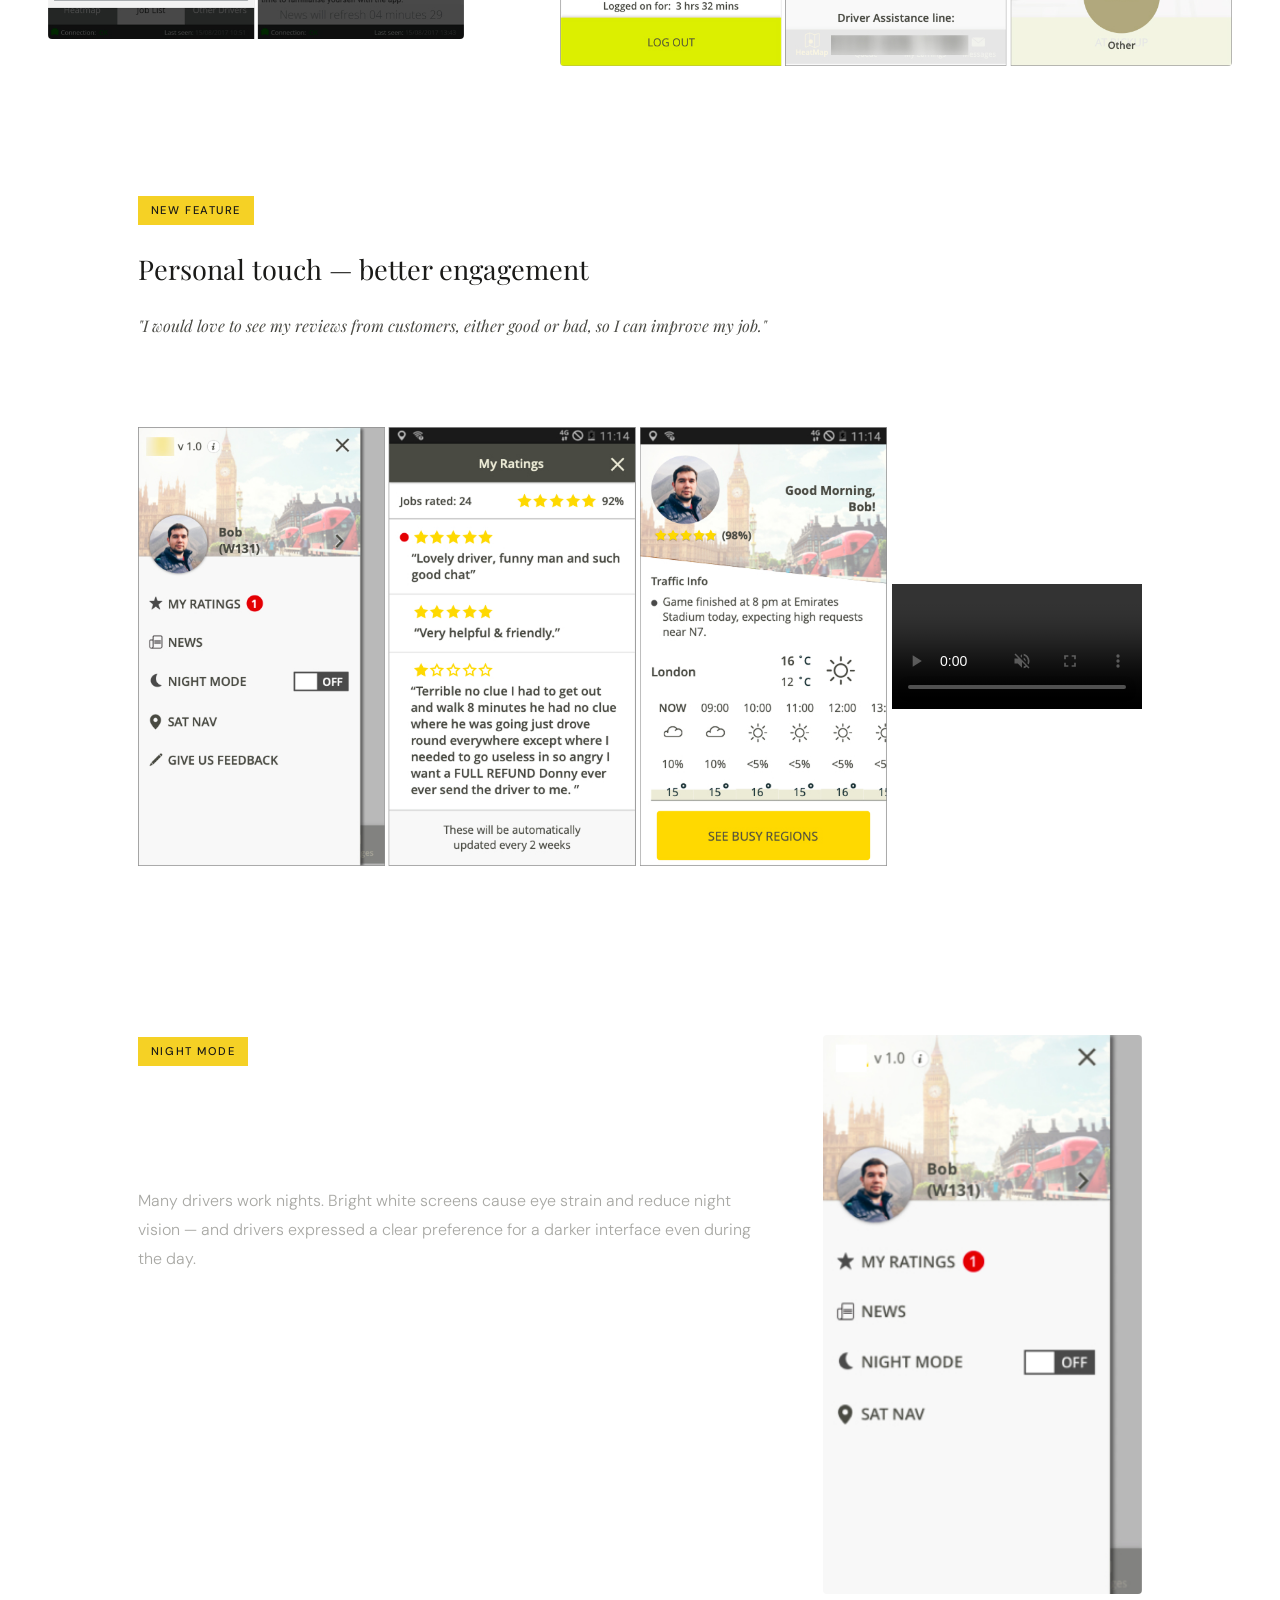
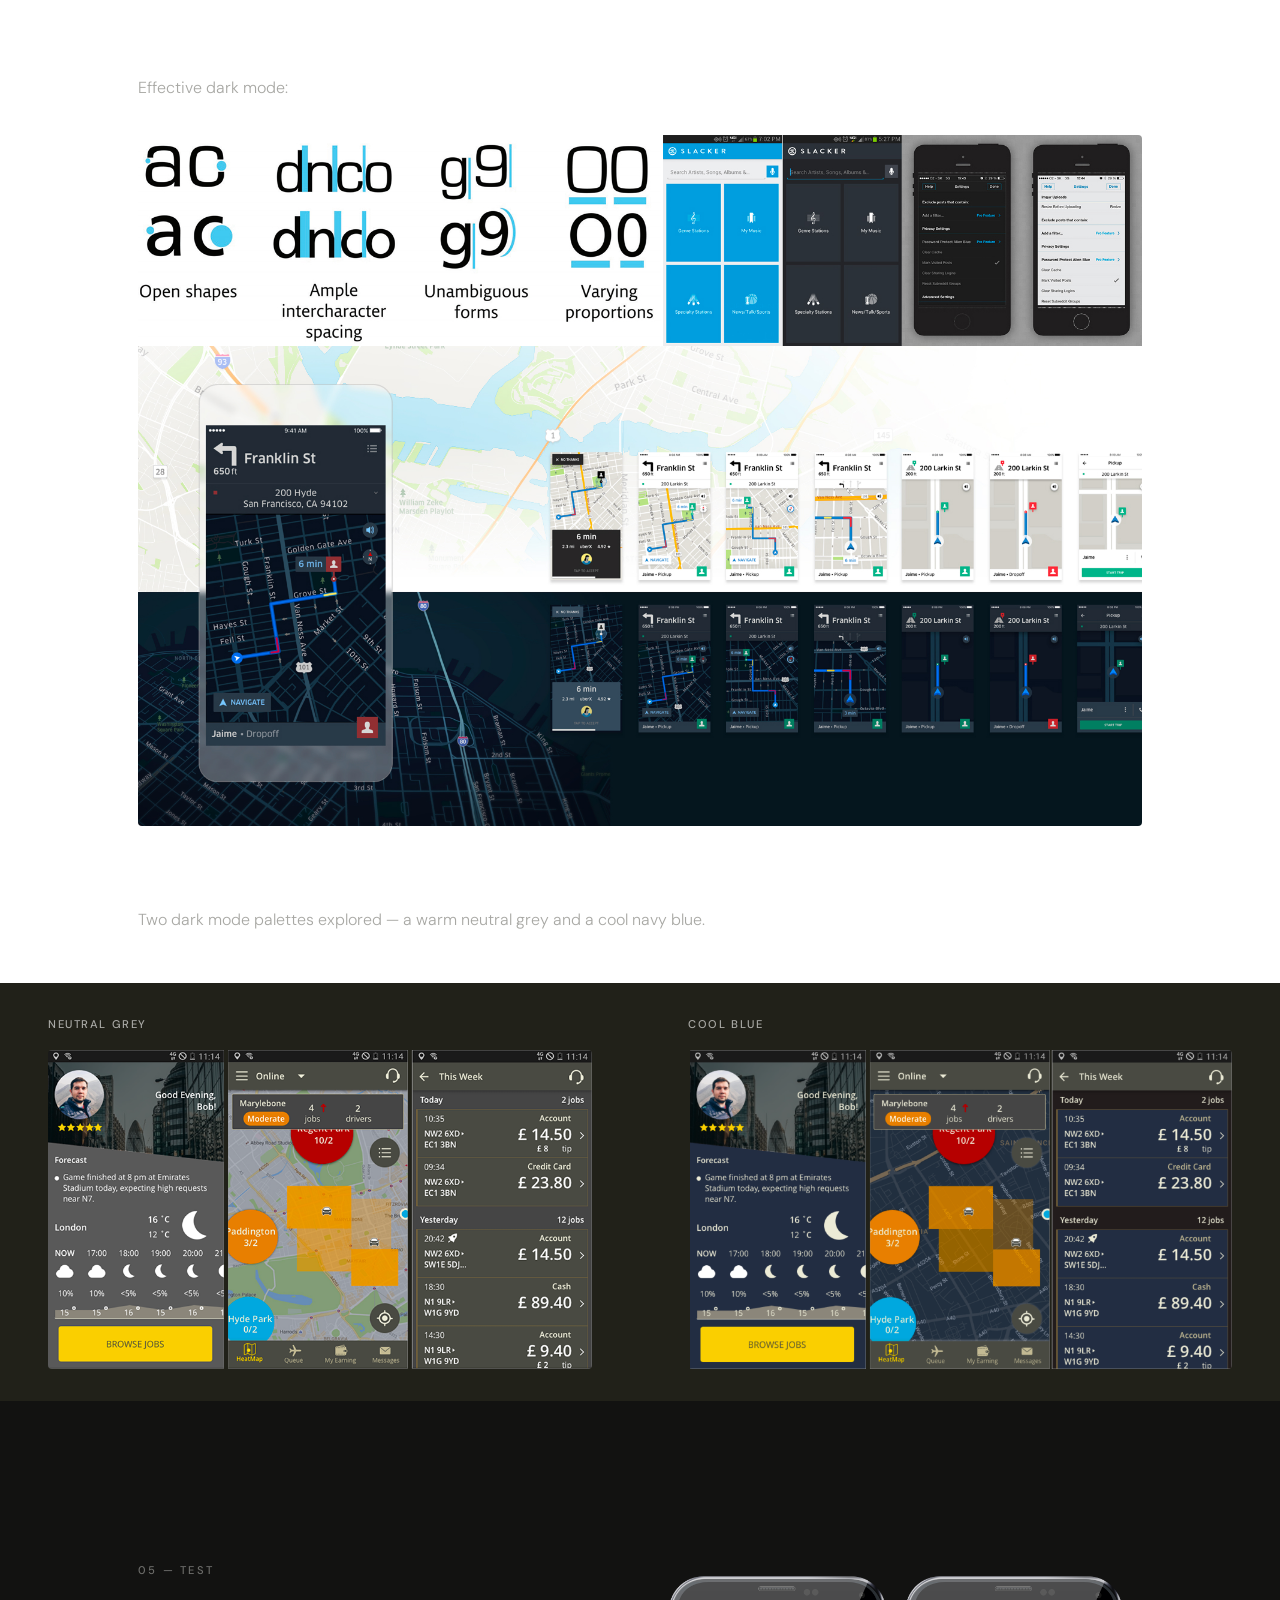
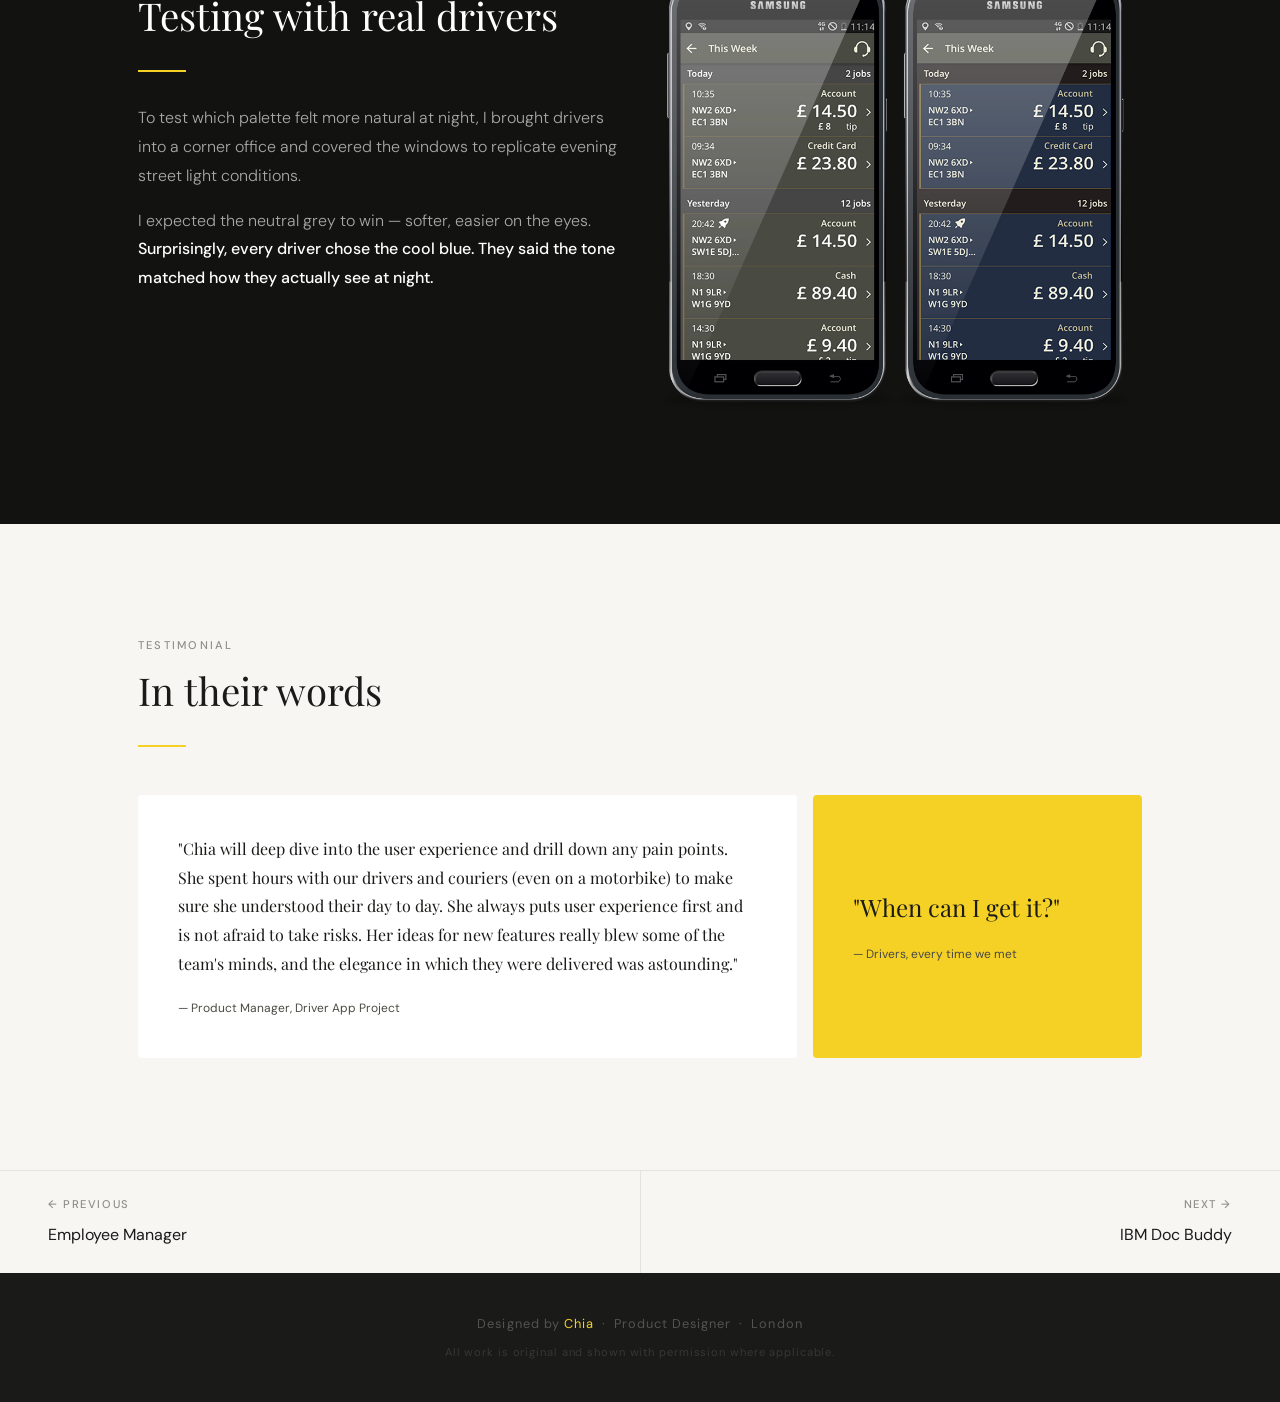
<file: work/driver-app/index.html>
<!DOCTYPE html>
<html lang="en">
<head>
<meta charset="UTF-8">
<meta name="viewport" content="width=device-width, initial-scale=1.0">
<title>Driver App Redesign — Yun-Chia Lin</title>
<meta name="description" content="End-to-end redesign of a private hire driver app for 5,000+ professional drivers. UX research, strategy, and interaction design.">

<script>
  // Page transition: arriving from a homepage card animation → start on the
  // shape colour and fade in (see .pt-enter in case-study.css). Runs before
  // first paint so there is no flash of the page underneath.
  (function () {
    try {
      var d = JSON.parse(sessionStorage.getItem('pt-enter'));
      sessionStorage.removeItem('pt-enter');
      if (!d || Date.now() - d.t > 5000) return;
      var root = document.documentElement;
      root.style.setProperty('--pt-color', d.color);
      root.classList.add('pt-enter');
      document.addEventListener('animationend', function (e) {
        if (e.animationName === 'pt-reveal') root.classList.remove('pt-enter');
      });
    } catch (_) {}
  })();
</script>
<link rel="preconnect" href="https://fonts.googleapis.com">
<link href="https://fonts.googleapis.com/css2?family=Playfair+Display:ital,wght@0,400;0,700;1,400&family=DM+Sans:wght@300;400;500&display=swap" rel="stylesheet">
<link rel="stylesheet" href="../../assets/css/style.css">
<link rel="stylesheet" href="../../assets/css/case-study.css">
<link rel="stylesheet" href="driver-app.css">
</head>
<body>

<!-- NAV -->
<nav>
  <a class="nav-logo" href="../../index.html">Chia</a>
  <span class="nav-project-title">Driver App Redesign</span>
  <a class="nav-back-top" href="#">Back to top</a>
</nav>

<!-- HERO -->
<section class="cs-hero">
  <div class="cs-hero__left">
    <div class="cs-hero__tag">UX / UI · Mobile App</div>
    <h1 class="cs-hero__title">Driver App<br><em>Redesign</em></h1>
    <div class="cs-hero__meta">
      <div class="cs-meta-item">
        <span class="cs-meta-label">My Role</span>
        <span class="cs-meta-value">UX/UI Designer</span>
      </div>
      <div class="cs-meta-item">
        <span class="cs-meta-label">Platform</span>
        <span class="cs-meta-value">Android</span>
      </div>
      <div class="cs-meta-item">
        <span class="cs-meta-label">Industry</span>
        <span class="cs-meta-value">Private Hire / Transport</span>
      </div>
      <div class="cs-meta-item">
        <span class="cs-meta-label">Duration</span>
        <span class="cs-meta-value">3 months</span>
      </div>
    </div>
  </div>
  <div class="cs-hero__right">
    <div class="cs-hero__problem">
      <div class="cs-hero__problem-label">The challenge</div>
      <h2>How might we improve the Driver App so drivers are more successful at delivering good service as well as achieving their goals — creating a win-win for customers, drivers, and the business?</h2>
    </div>
  </div>
</section>


<!-- OVERVIEW -->
<section class="section">
  <div class="container">
    <div>
      <div class="section-label">Overview</div>
      <h2 class="section-title">A complete redesign of the tool drivers depend on every day</h2>
    </div>
    <div class="divider"></div>
    <div>
      <p class="body-text">A London-based premium private hire company operates a large fleet of professional drivers across the city. The existing Driver App was the central tool through which drivers <strong>received jobs, tracked earnings, and communicated with support</strong> — yet it was failing at all three.</p>
      <p class="body-text" style="margin-top: 1rem;">I was brought in to diagnose the problems and redesign the product end-to-end — navigating a complex stakeholder ecosystem of call center agents, operations staff, and passengers, while keeping the driver at the centre. They are the only people customers ever actually meet, and without them, there is no business.</p>
    </div>
  </div>
</section>

<!-- DISCOVERY -->
<section id="discovery-section" class="section" style="padding-bottom: 0;">
  <div class="container">
    <div class="reveal">
      <div class="section-label">01 — Discover</div>
      <h2 class="section-title">Getting in the car to understand the job</h2>
    </div>
    <div class="divider"></div>
    <div class="reveal">
      <p class="body-text">I got in cabs with drivers, sat with call center agents, attended driver training, and read through App Store reviews to understand where the experience was breaking down.</p>
      <p class="body-text">Shadowing the operations and support teams was equally important — drivers don't exist in isolation, and understanding the full ecosystem was the only way to design something that worked for everyone in it.</p>
    </div>
    <div class="cs-fullwidth reveal" style="margin-top: 3rem;">
      <img id="discovery-img" src="../../assets/images/driver_app/discovery.jpg" alt="Discovery research — field sessions and ride-alongs">
    </div>
  </div>
</section>

<!-- PERSONA -->
<section class="section-sm">
  <div class="container">
    <div class="reveal">
      <div class="section-label">User Persona</div>
      <h2 class="section-title">Designing for a driver on the move</h2>
    </div>
    <div class="divider"></div>
    <div class="cs-persona reveal">
      <div class="cs-persona__visual">
        <div class="cs-persona__avatar">🚗</div>
        <div class="cs-persona__name">The Driver</div>
        <div class="cs-persona__attr">
          <div class="cs-persona__attr-label">Demographics</div>
          <div class="cs-persona__attr-value">95% male, middle-aged</div>
        </div>
        <div class="cs-persona__attr">
          <div class="cs-persona__attr-label">Tech comfort</div>
          <div class="cs-persona__attr-value">Later adopter to smartphones</div>
        </div>
        <div class="cs-persona__attr">
          <div class="cs-persona__attr-label">Physical context</div>
          <div class="cs-persona__attr-value">One hand, arm's length, phone on dash rack</div>
        </div>
        <div class="cs-persona__attr">
          <div class="cs-persona__attr-label">Experience</div>
          <div class="cs-persona__attr-value">3–5+ years with the company, familiar with the old system's quirks</div>
        </div>
      </div>
      <div class="cs-persona__details">
        <div class="cs-persona__section">
          <h4>Goals &amp; Motivations</h4>
          <ul class="cs-persona__list">
            <li>Maximise earnings — hit the weekly target</li>
            <li>Know where and when to position for jobs</li>
            <li>Avoid traffic and plan the day efficiently</li>
            <li>Understand their own performance and ratings</li>
          </ul>
        </div>
        <div class="cs-persona__section">
          <h4>Frustrations &amp; Constraints</h4>
          <ul class="cs-persona__list">
            <li>Uses a second device just for navigation (doesn't trust the built-in map)</li>
            <li>Job List is the #1 priority but buried 2 taps deep</li>
            <li>Limited ways to contact passengers directly</li>
            <li>Poor feedback loop — never sees customer reviews</li>
          </ul>
        </div>
        <div class="cs-persona__section" style="grid-column: 1 / -1;">
          <h4>Mental Model &amp; Context</h4>
          <ul class="cs-persona__list" style="flex-direction: row; flex-wrap: wrap; gap: 0.5rem 2rem;">
            <li>Knows London postcodes well — a natural navigator</li>
            <li>Receives jobs auto-allocated by the system, not self-selecting</li>
            <li>Often communicates with support multiple times per shift</li>
          </ul>
        </div>
      </div>
    </div>
  </div>
</section>

<!-- CURRENT USER JOURNEY -->
<section class="section cs-section--white">
  <div class="container">
    <div>
      <div class="section-label">02 — Define</div>
      <h2 class="section-title">Mapping the full journey to find where it breaks</h2>
    </div>
    <div class="divider"></div>
    <div>
      <p class="body-text">Mapping the journey across three actors — Passenger, Company, and Driver — made one thing clear: the problems weren't isolated. Every time a driver struggled, it created a ripple through the entire system.</p>
      <p class="body-text">Almost every step of the core on-job workflow carried a pain point. The redesign couldn't be a collection of individual fixes — it needed a strategy that addressed the underlying causes.</p>
    </div>
    <div class="cs-fullwidth reveal" style="margin-top: 2.5rem;">
      <img src="../../assets/images/driver_app/user_journey.jpg" alt="User Journey Map — Passenger, Company, and Driver swimlanes with pain points">
    </div>
    <div class="cs-field-quotes">
      <div class="cs-fq-track">
        <div class="cs-fq-stop">
          <div class="cs-fq-dot-row">
            <div class="cs-fq-dot"></div>
            <div class="cs-fq-moment">Log in</div>
          </div>
          <blockquote class="cs-fq-quote">"I am not spending my morning tapping 7 times on my phone."</blockquote>
        </div>
        <div class="cs-fq-stop">
          <div class="cs-fq-dot-row">
            <div class="cs-fq-dot"></div>
            <div class="cs-fq-moment">Stand by</div>
          </div>
          <blockquote class="cs-fq-quote">"Heatmap is useless."</blockquote>
          <blockquote class="cs-fq-quote">"Postcode is more useful, you don't have to guess."</blockquote>
        </div>
        <div class="cs-fq-stop">
          <div class="cs-fq-dot-row">
            <div class="cs-fq-dot"></div>
            <div class="cs-fq-moment">When driving</div>
          </div>
          <blockquote class="cs-fq-quote">"Some passenger would freak out because I didn't follow the route."</blockquote>
        </div>
        <div class="cs-fq-stop">
          <div class="cs-fq-dot-row">
            <div class="cs-fq-dot"></div>
            <div class="cs-fq-moment">After drop-off</div>
          </div>
          <blockquote class="cs-fq-quote">"I check this page after every job, and call the control if the pay is too low."</blockquote>
        </div>
      </div>
    </div>
  </div>
</section>

<!-- PAIN POINTS -->
<section class="section cs-section--dark">
  <div class="container">
    <div>
      <div class="section-label">Pain Points</div>
      <h2 class="section-title">Four problems undermining every shift</h2>
    </div>
    <div class="cs-pain-grid" style="margin-top: 3rem;">
      <div class="cs-pain-card">
        <div class="cs-pain-number">01</div>
        <div class="cs-pain-title">Poor Information Architecture</div>
        <p class="cs-pain-desc">The landing page was a news feed that nobody read. The most important section — the Job List — required two taps to reach. Help and Job History were buried in a hamburger menu that mixed critical and trivial functions together.</p>
      </div>
      <div class="cs-pain-card">
        <div class="cs-pain-number">02</div>
        <div class="cs-pain-title">Confusing Visual Language</div>
        <p class="cs-pain-desc">Different UI patterns coexisted without coherence. Colours carried no consistent meaning. Red appeared for both errors and standard buttons. Drivers couldn't glance and act.</p>
      </div>
      <div class="cs-pain-card">
        <div class="cs-pain-number">03</div>
        <div class="cs-pain-title">Broken Navigation &amp; Mapping</div>
        <p class="cs-pain-desc">The built-in map was unreliable and drivers didn't trust it — so they carried a second phone purely for navigation.</p>
        <div class="cs-pain-quote">"The navigation is bad! I don't trust it!"</div>
      </div>
      <div class="cs-pain-card">
        <div class="cs-pain-number">04</div>
        <div class="cs-pain-title">App Crashes &amp; Instability</div>
        <p class="cs-pain-desc">Frequent crashes during the most stressful moments — arriving at pickup, submitting amendments — destroyed driver trust and increased support call volume. Instability was both a technical and experience problem.</p>
      </div>
    </div>
    <div style="margin-top: 2.5rem;">
      <img src="../../assets/images/driver_app/IA.png" alt="Information Architecture — current app IA with starred driver priorities" class="cs-faded-img">
    </div>
  </div>
</section>

<!-- COMPETITOR ANALYSIS -->
<section class="section cs-section--white" style="padding-top: 5rem; padding-bottom: 5rem;">
  <div class="container">
    <div>
      <div class="section-label">Competitor Analysis</div>
      <h2 class="section-title">What other driver apps were already doing right</h2>
    </div>
    <div class="divider"></div>
    <div class="cs-two-col">
      <div>
        <p class="body-text">I benchmarked leading ride-hailing driver apps across three areas: exploring jobs, the pickup experience, and earnings. Both had solved glanceability far more effectively than our app — letting drivers act without reading.</p>
      </div>
      <div class="driver-competitor-img">
        <img src="../../assets/images/driver_app/competitor.jpg" alt="Competitor Analysis — ride-hailing driver app screens">
      </div>
    </div>
  </div>
</section>

<!-- DESIGN STRATEGY -->
<section class="section">
  <div class="container">
    <div class="cs-strategy">
      <div class="cs-strategy__intro reveal">
        <div class="section-label">03 — Strategy</div>
        <h2 class="section-title">Three principles to guide every decision</h2>
        <div class="divider"></div>
      </div>
      <div class="cs-strategy__cards">
        <div class="cs-strategy__card reveal">
          <div class="cs-strategy__icon">🗂</div>
          <div>
            <h3>Restructure the information architecture</h3>
            <p class="body-text">Make the most important information immediately accessible within 3 taps. Navigation should reflect what drivers actually care about: jobs, earnings, and communication.</p>
          </div>
        </div>
        <div class="cs-strategy__card reveal reveal-delay-1">
          <div class="cs-strategy__icon">👁</div>
          <div>
            <h3>Design for glanceability &amp; tappability</h3>
            <p class="body-text">The interface should work for drivers. Every element is recognisable at a glance, readable in a second, tappable with one thumb.</p>
            <p class="body-text">Standard patterns reduce cognitive load; consistency builds trust.</p>
          </div>
        </div>
        <div class="cs-strategy__card reveal reveal-delay-2">
          <div class="cs-strategy__icon">🤝</div>
          <div>
            <h3>Make communication transparent</h3>
            <p class="body-text">Help drivers achieve their goals — more jobs, better pay, stronger ratings — by surfacing the data the system already holds. Drivers shouldn't have to guess what the company already knows.</p>
          </div>
        </div>
      </div>
    </div>
  </div>
</section>

<!-- DESIGN SECTION -->
<section class="cs-section--white">

  <!-- INTRO HEADER -->
  <div style="padding: 7rem 0 0;">
    <div class="container reveal">
      <div class="section-label">04 — Design</div>
      <h2 class="section-title">The redesign</h2>
      <div class="divider"></div>
      <p class="body-text">Evolve, don't revolutionise — familiar enough to trust, refined enough to work.</p>
    </div>
  </div>

  <!-- PRINCIPLE: IA -->
  <div class="cs-principle reveal">
    <div class="container">
      <div class="cs-principle__header">
        <div class="cs-tag">Redefine information hierarchy</div>
        <h3 class="cs-principle-title">Restructure around the driver's real priorities</h3>
        <ul class="body-text" style="padding-left: 1.2em; margin: 0; display: flex; flex-direction: column; gap: 0.5rem;">
          <li>Jobs, earnings, and communication promoted to the main navigation</li>
          <li>Unified colour scheme and components across every screen, so the app feels coherent and trustworthy</li>
        </ul>
      </div>
      <div class="driver-ia-grid">
        <div><img src="../../assets/images/driver_app/newNav.png" alt="New IA — bottom tab nav overview"></div>
        <div class="driver-ia-grid__overview"><img src="../../assets/images/driver_app/IAoverview.jpg" alt="IA overview"></div>
      </div>
    </div>
  </div>

  <!-- PRINCIPLE: DATA -->
  <div class="cs-principle reveal">
    <div class="container">
      <div class="cs-principle__header">
        <div class="cs-tag">Make communication transparent</div>
        <h3 class="cs-principle-title">Give drivers the intelligence to make better decisions</h3>
        <ul class="body-text" style="padding-left: 1.2em; margin: 0; display: flex; flex-direction: column; gap: 0.5rem;">
          <li>Show job demand, weather, and traffic so drivers can position themselves where and when it matters most</li>
          <li>All data already lives in the system — the redesign puts it in front of the driver, removing the guesswork</li>
        </ul>
      </div>
    </div>
    <div class="cs-ba">
      <div class="cs-ba__col"><div class="cs-ba__label">Before</div><img src="../../assets/images/driver_app/oldHome.jpg" alt="Old home screen"></div>
      <div class="cs-ba__col"><div class="cs-ba__label">After</div><img src="../../assets/images/driver_app/newHome.jpg" alt="New home screen"></div>
    </div>
  </div>

  <!-- PRINCIPLE: TAPPABILITY -->
  <div class="cs-principle reveal">
    <div class="container">
      <div class="cs-principle__header">
        <div class="cs-tag">Improve usability</div>
        <h3 class="cs-principle-title">Big, round, glanceable, tappable — designed for drivers' eyes and hands</h3>
        <ul class="body-text" style="padding-left: 1.2em; margin: 0; display: flex; flex-direction: column; gap: 0.5rem;">
          <li>Large circular icon buttons — recognisable at a glance, tappable with one thumb</li>
          <li>Every task completable within 3 taps, reducing cognitive load while driving</li>
        </ul>
      </div>
    </div>
    <div class="cs-ba cs-ba--2-3">
      <div class="cs-ba__col"><div class="cs-ba__label">Before</div><div class="cs-ba__before-wrap"><img src="../../assets/images/driver_app/oldList.jpg" alt="Before — flat list buttons"></div></div>
      <div class="cs-ba__col"><div class="cs-ba__label">After</div><img src="../../assets/images/driver_app/newList.jpg" alt="After — circular icon buttons"></div>
    </div>
  </div>

  <!-- PRINCIPLE: NEW FEATURE -->
  <div class="cs-principle reveal">
    <div class="container">
      <div class="cs-principle__header">
        <div class="cs-tag">New feature</div>
        <h3 class="cs-principle-title">Personal touch — better engagement</h3>
        <blockquote class="cs-fq-quote" style="margin-top: 1.5rem;">"I would love to see my reviews from customers, either good or bad, so I can improve my job."</blockquote>
      </div>
    </div>
    <div class="container" style="margin-top: 2rem;">
      <div class="cs-media-grid">
        <div class="cs-media-grid__main"><img src="../../assets/images/driver_app/newFeature.jpg" alt="New feature — driver ratings and engagement screens"></div>
        <div class="cs-media-grid__aside"><video src="../../assets/images/driver_app/tips.mp4" controls autoplay loop muted playsinline></video></div>
      </div>
    </div>
  </div>

  <!-- NIGHT MODE -->
  <div id="night-mode-section" style="padding: 5rem 0 0;">
    <div class="container reveal">
      <div class="cs-night-grid">
        <div>
          <div class="cs-tag">Night mode</div>
          <h3 class="cs-principle-title cs-text-white" style="margin-top: 0.5rem;">A dark theme designed for safety<br>Not just for aesthetic</h3>
          <p class="body-text cs-text-on-dark" style="margin-top: 1rem;">Many drivers work nights. Bright white screens cause eye strain and reduce night vision — and drivers expressed a clear preference for a darker interface even during the day.</p>
        </div>
        <div class="cs-night-img-col" style="position: relative;">
          <img id="day-mode-img" src="../../assets/images/driver_app/dayMode.jpg" alt="Day mode">
          <img id="night-mode-img" src="../../assets/images/driver_app/nightMode.jpg" alt="Night mode" style="position: absolute; top: 0; left: 0; opacity: 0;">
        </div>
      </div>
    </div>
    <div style="padding: 5rem 0;">
      <div class="container reveal">
        <p class="body-text cs-text-on-dark">Effective dark mode: <strong class="cs-strong-white">low saturation, reduced contrast, and typography that holds legibility in low light.</strong></p>
        <img src="../../assets/images/driver_app/nightModeResearch.jpg" alt="Night mode research" style="margin-top: 2rem;">
      </div>
    </div>
    <div class="container reveal">
      <p class="body-text cs-text-on-dark">Two dark mode palettes explored — a warm neutral grey and a cool navy blue.</p>
    </div>
    <div class="cs-ba cs-ba--dark reveal" style="margin-top: 3rem;">
      <div class="cs-ba__col"><div class="cs-ba__label">Neutral Grey</div><img src="../../assets/images/driver_app/greyNight.png" alt="Neutral grey night mode"></div>
      <div class="cs-ba__col"><div class="cs-ba__label">Cool Blue</div><img src="../../assets/images/driver_app/blueNight.png" alt="Cool blue night mode"></div>
    </div>
  </div>

</section>

<!-- 05 — TEST -->
<section class="section test-parallax-section" style="position: relative; overflow: hidden; background: var(--dark);">
  <img class="test-parallax-bg" src="../../assets/images/driver_app/testSetup.jpg" alt="" aria-hidden="true">
  <div style="position: absolute; inset: 0; background: rgba(0,0,0,0.3); z-index: 1;"></div>
  <div class="container" style="position: relative; z-index: 2;">
    <div class="cs-two-col reveal" style="align-items: start;">
      <div>
        <div class="section-label cs-text-on-dark">05 — Test</div>
        <h2 class="section-title cs-text-white">Testing with real drivers</h2>
        <div class="divider"></div>
        <p class="body-text cs-text-on-dark">To test which palette felt more natural at night, I brought drivers into a corner office and covered the windows to replicate evening street light conditions.</p>
        <p class="body-text cs-text-on-dark" style="margin-top: 1rem;">I expected the neutral grey to win — softer, easier on the eyes. <strong class="cs-strong-white">Surprisingly, every driver chose the cool blue. They said the tone matched how they actually see at night.</strong></p>
      </div>
      <img src="../../assets/images/driver_app/testingPhones.png" alt="Usability testing — Samsung device, prototype, evening session">
    </div>
  </div>
</section>

<!-- TESTIMONIAL -->
<section class="section">
  <div class="container">
    <div class="reveal">
      <div class="section-label">Testimonial</div>
      <h2 class="section-title">In their words</h2>
    </div>
    <div class="divider"></div>
    <div class="cs-testimonial-grid reveal">
      <div class="cs-testimonial cs-testimonial--light">
        <p class="cs-testimonial__quote">"Chia will deep dive into the user experience and drill down any pain points. She spent hours with our drivers and couriers (even on a motorbike) to make sure she understood their day to day. She always puts user experience first and is not afraid to take risks. Her ideas for new features really blew some of the team's minds, and the elegance in which they were delivered was astounding."</p>
        <p class="cs-testimonial__attr">— Product Manager, Driver App Project</p>
      </div>
      <div class="cs-testimonial cs-testimonial--yellow">
        <p class="cs-testimonial__quote cs-testimonial__quote--large">"When can I get it?"</p>
        <p class="cs-testimonial__attr">— Drivers, every time we met</p>
      </div>
    </div>
  </div>
</section>

<!-- PROJECT NAV -->
<div class="project-nav">
  <a href="../employee-manager/" class="project-nav__item project-nav__item--prev">
    <span class="project-nav__label">← Previous</span>
    <span class="project-nav__title">Employee Manager</span>
  </a>
  <a href="../doc-buddy/" class="project-nav__item project-nav__item--next">
    <span class="project-nav__label">Next →</span>
    <span class="project-nav__title">IBM Doc Buddy</span>
  </a>
</div>

<!-- FOOTER -->
<footer>
  <div class="container">
    <p>Designed by <a href="../../about.html">Chia</a> &nbsp;·&nbsp; Product Designer &nbsp;·&nbsp; London</p>
    <p style="margin-top: 0.5rem; font-size: 0.7rem; opacity: 0.5;">All work is original and shown with permission where applicable.</p>
  </div>
</footer>

<script src="../../assets/js/main.js"></script>
<script>
  // Discovery section: bottom 30% of image height fades to var(--light)
  const discoveryImg     = document.getElementById('discovery-img');
  const discoverySection = document.getElementById('discovery-section');

  function setDiscoveryGradient() {
    const sectionH = discoverySection.offsetHeight;
    const imgH     = discoveryImg.offsetHeight;
    const breakPct = ((sectionH - imgH * 0.3) / sectionH * 100).toFixed(2);
    discoverySection.style.background =
      `linear-gradient(to bottom, #ffffff ${breakPct}%, var(--light) ${breakPct}%)`;
  }

  if (discoveryImg.complete) { setDiscoveryGradient(); }
  else { discoveryImg.addEventListener('load', setDiscoveryGradient); }
  window.addEventListener('resize', setDiscoveryGradient, { passive: true });

  // Night mode: background fades from white → dark as section scrolls in
  const nightSection = document.getElementById('night-mode-section');
  const dayModeImg   = document.getElementById('day-mode-img');
  const nightModeImg = document.getElementById('night-mode-img');

  function updateNightMode() {
    const rect = nightSection.getBoundingClientRect();
    const vh   = window.innerHeight;
    const progress = Math.max(0, Math.min(1, 1 - (rect.top / vh)));
    const r = Math.round(255 - 229 * progress);
    const g = Math.round(255 - 229 * progress);
    const b = Math.round(255 - 231 * progress);
    nightSection.style.background = `rgb(${r},${g},${b})`;
    // Cross-fade delayed until background is halfway dark
    const fadeProgress = Math.max(0, Math.min(1, (progress - 0.5) / 0.5));
    dayModeImg.style.opacity  = 1 - fadeProgress;
    nightModeImg.style.opacity = fadeProgress;
  }

  window.addEventListener('scroll', updateNightMode, { passive: true });
  updateNightMode();

  // Test section parallax
  const testSection = document.querySelector('.test-parallax-section');
  const testBg      = document.querySelector('.test-parallax-bg');

  function updateTestParallax() {
    if (!testSection || !testBg) return;
    const rect   = testSection.getBoundingClientRect();
    const offset = -rect.top * 0.4;
    testBg.style.transform = `translateY(${offset}px)`;
  }

  window.addEventListener('scroll', updateTestParallax, { passive: true });
  updateTestParallax();
</script>
</body>
</html>
</file>
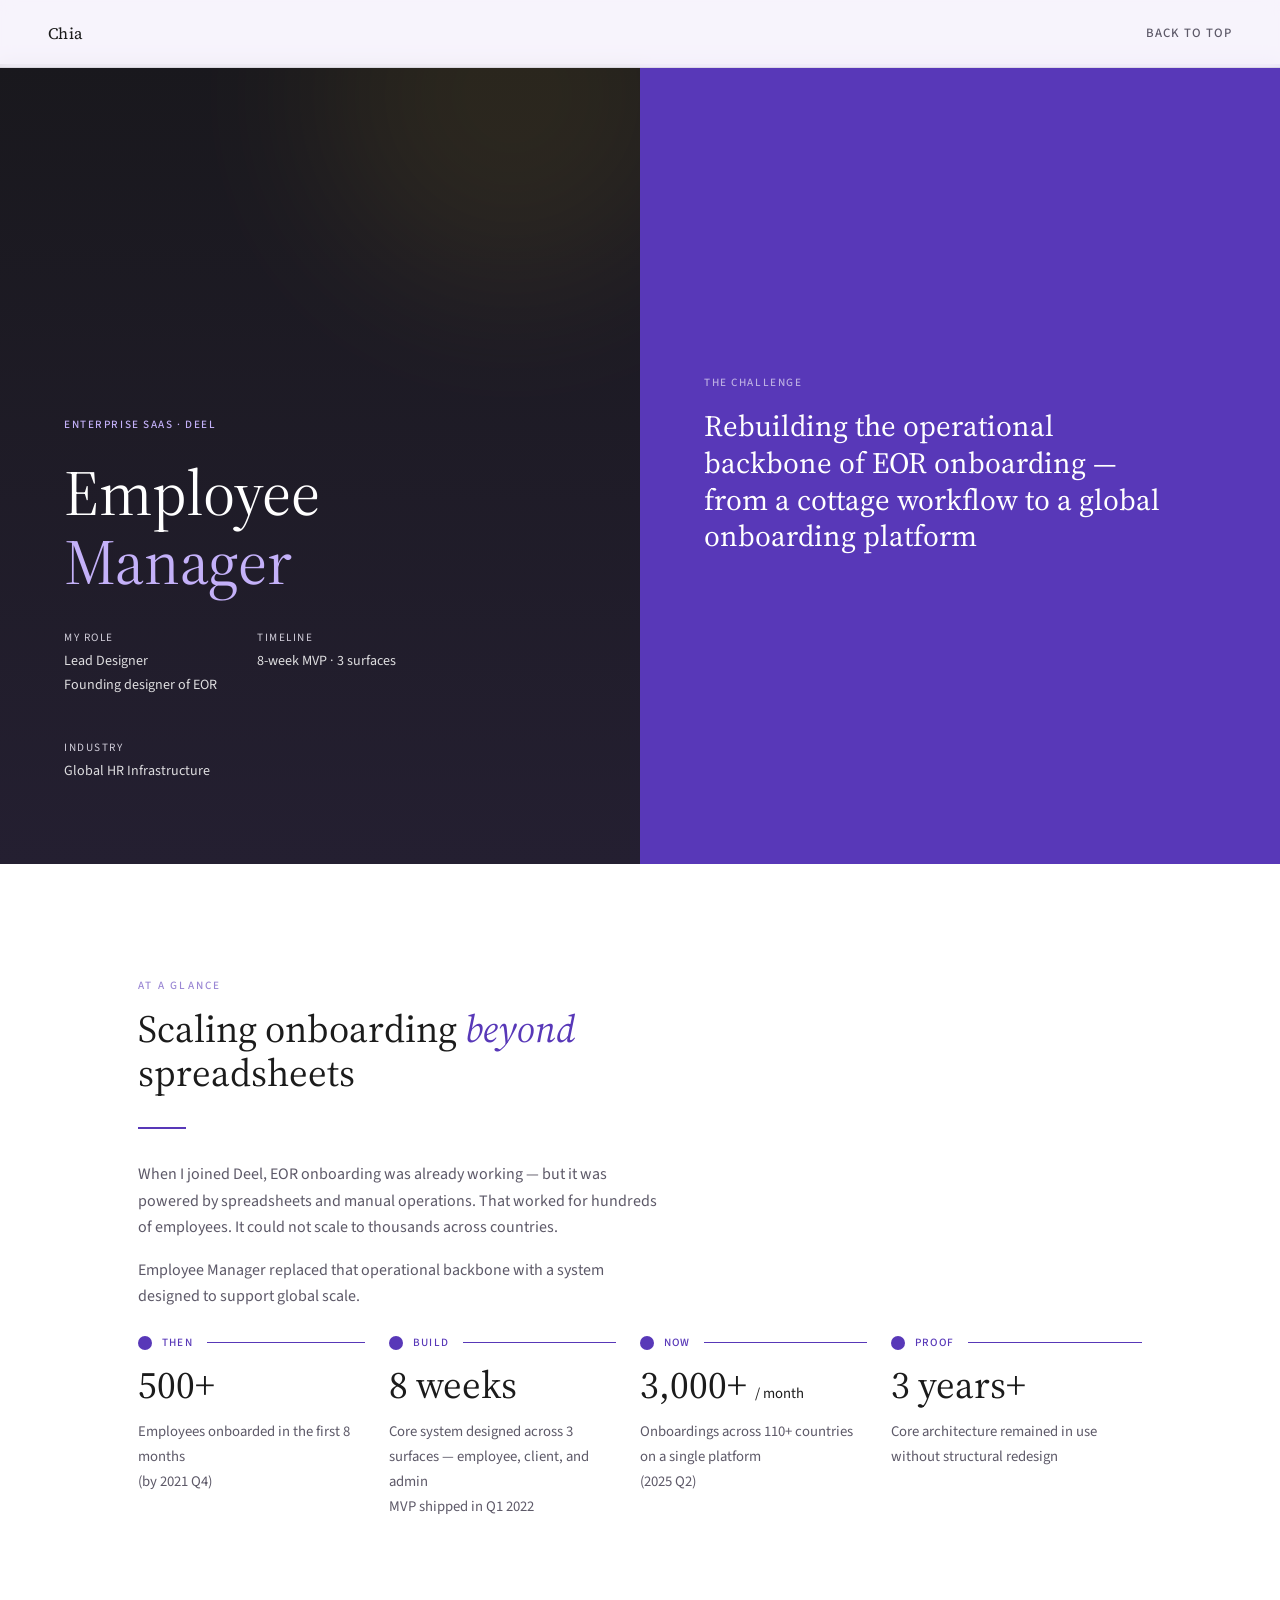
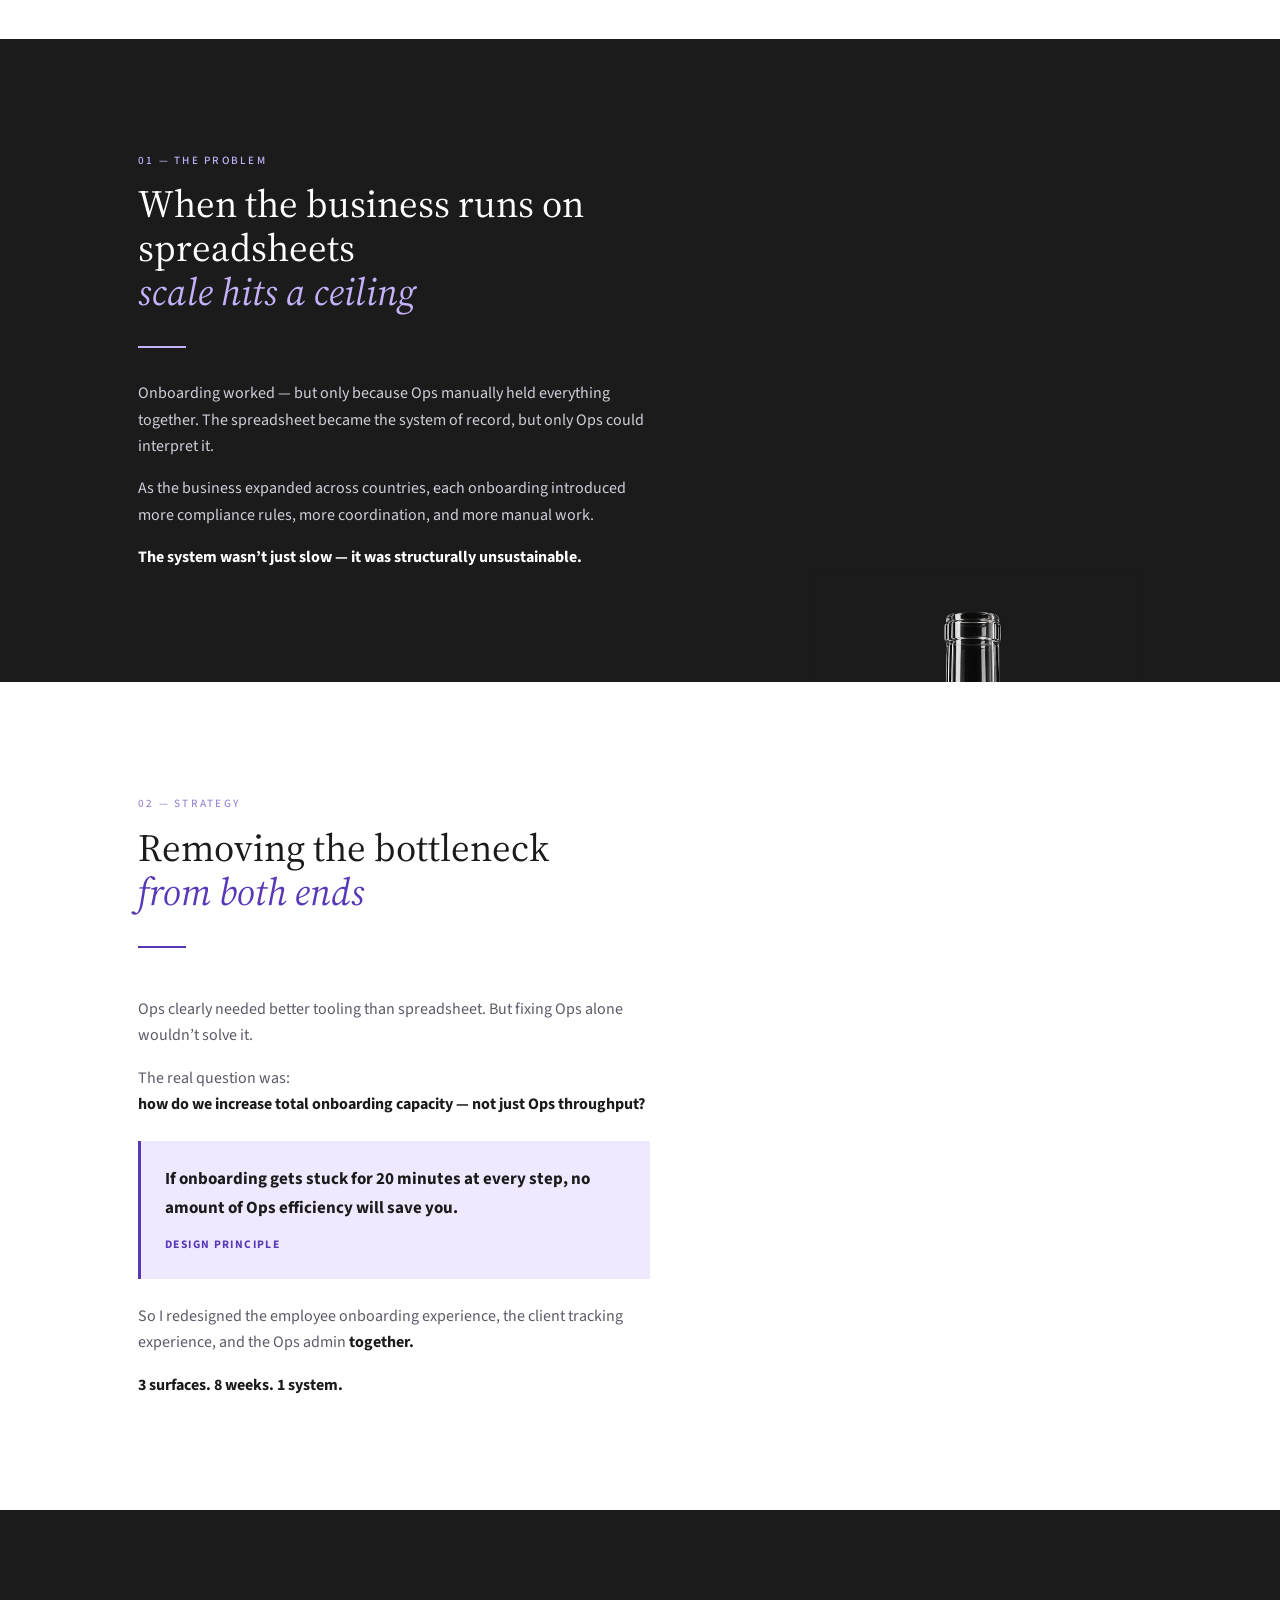
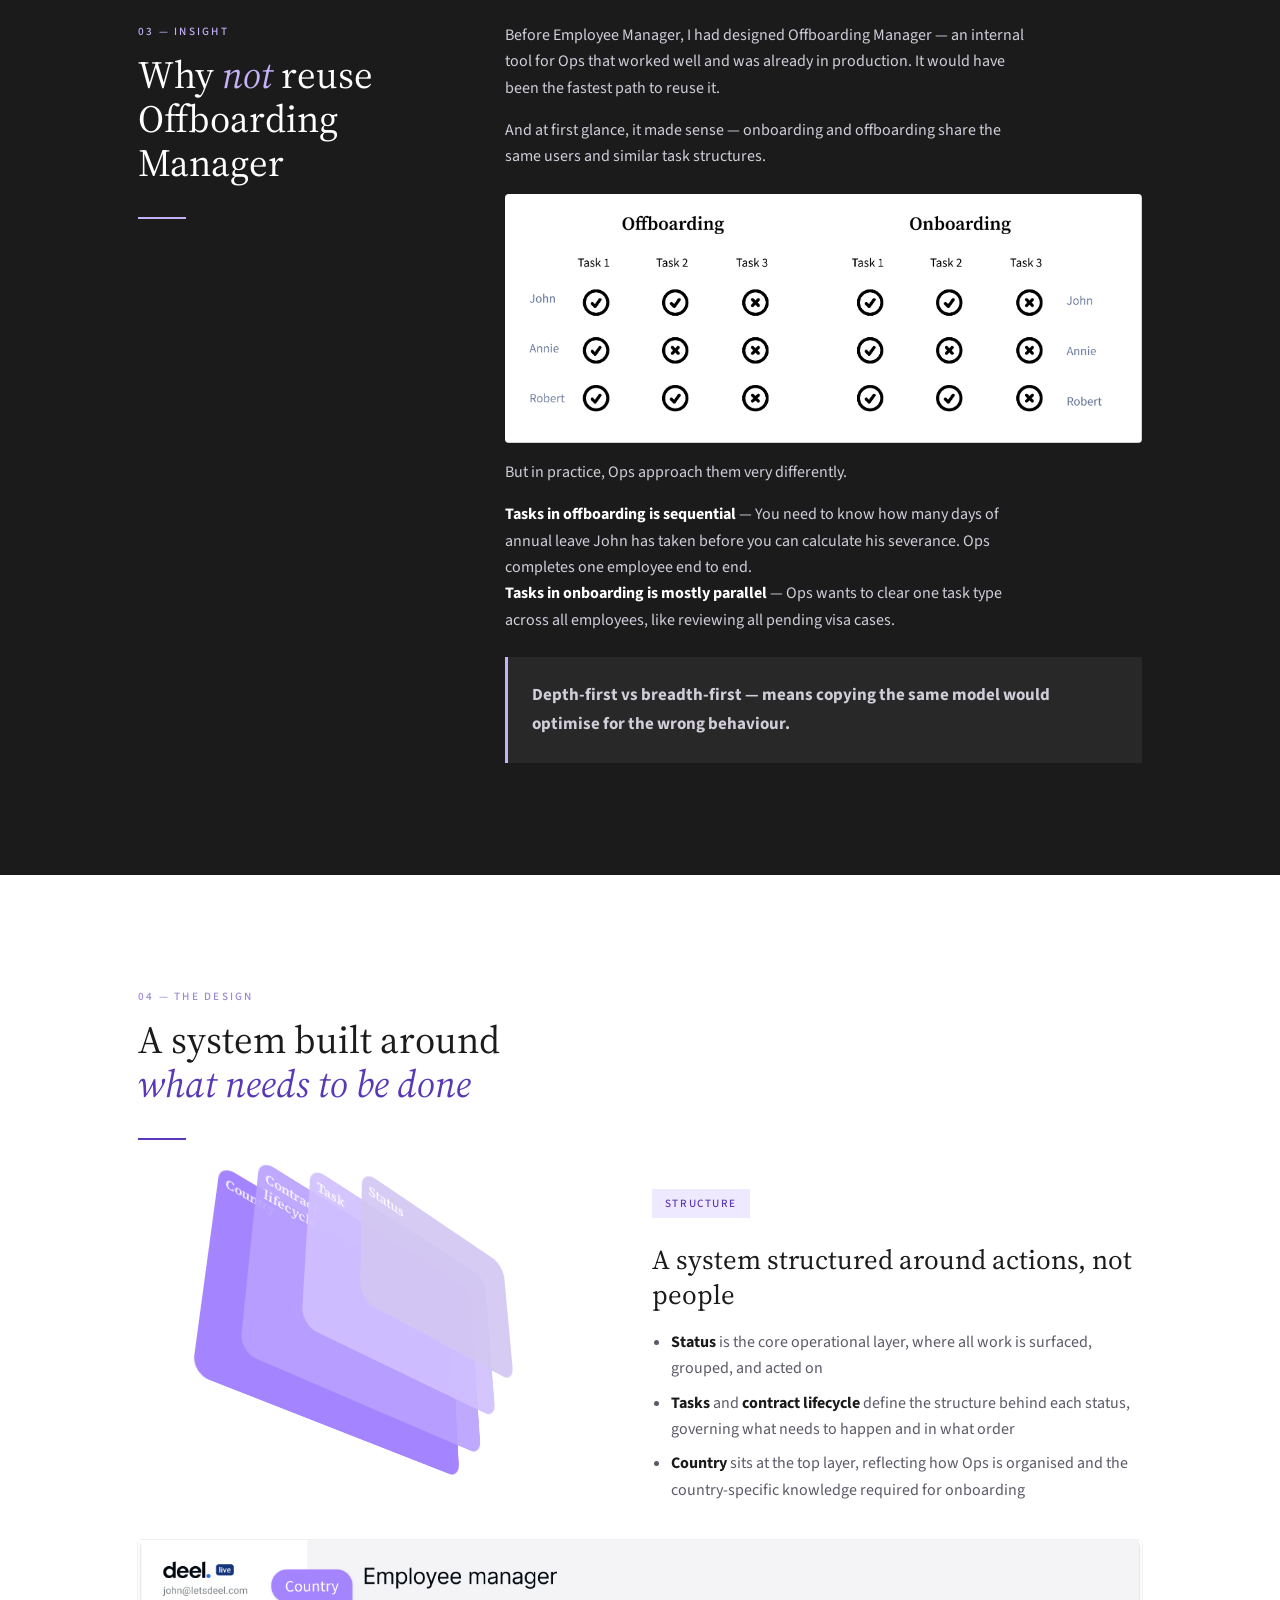
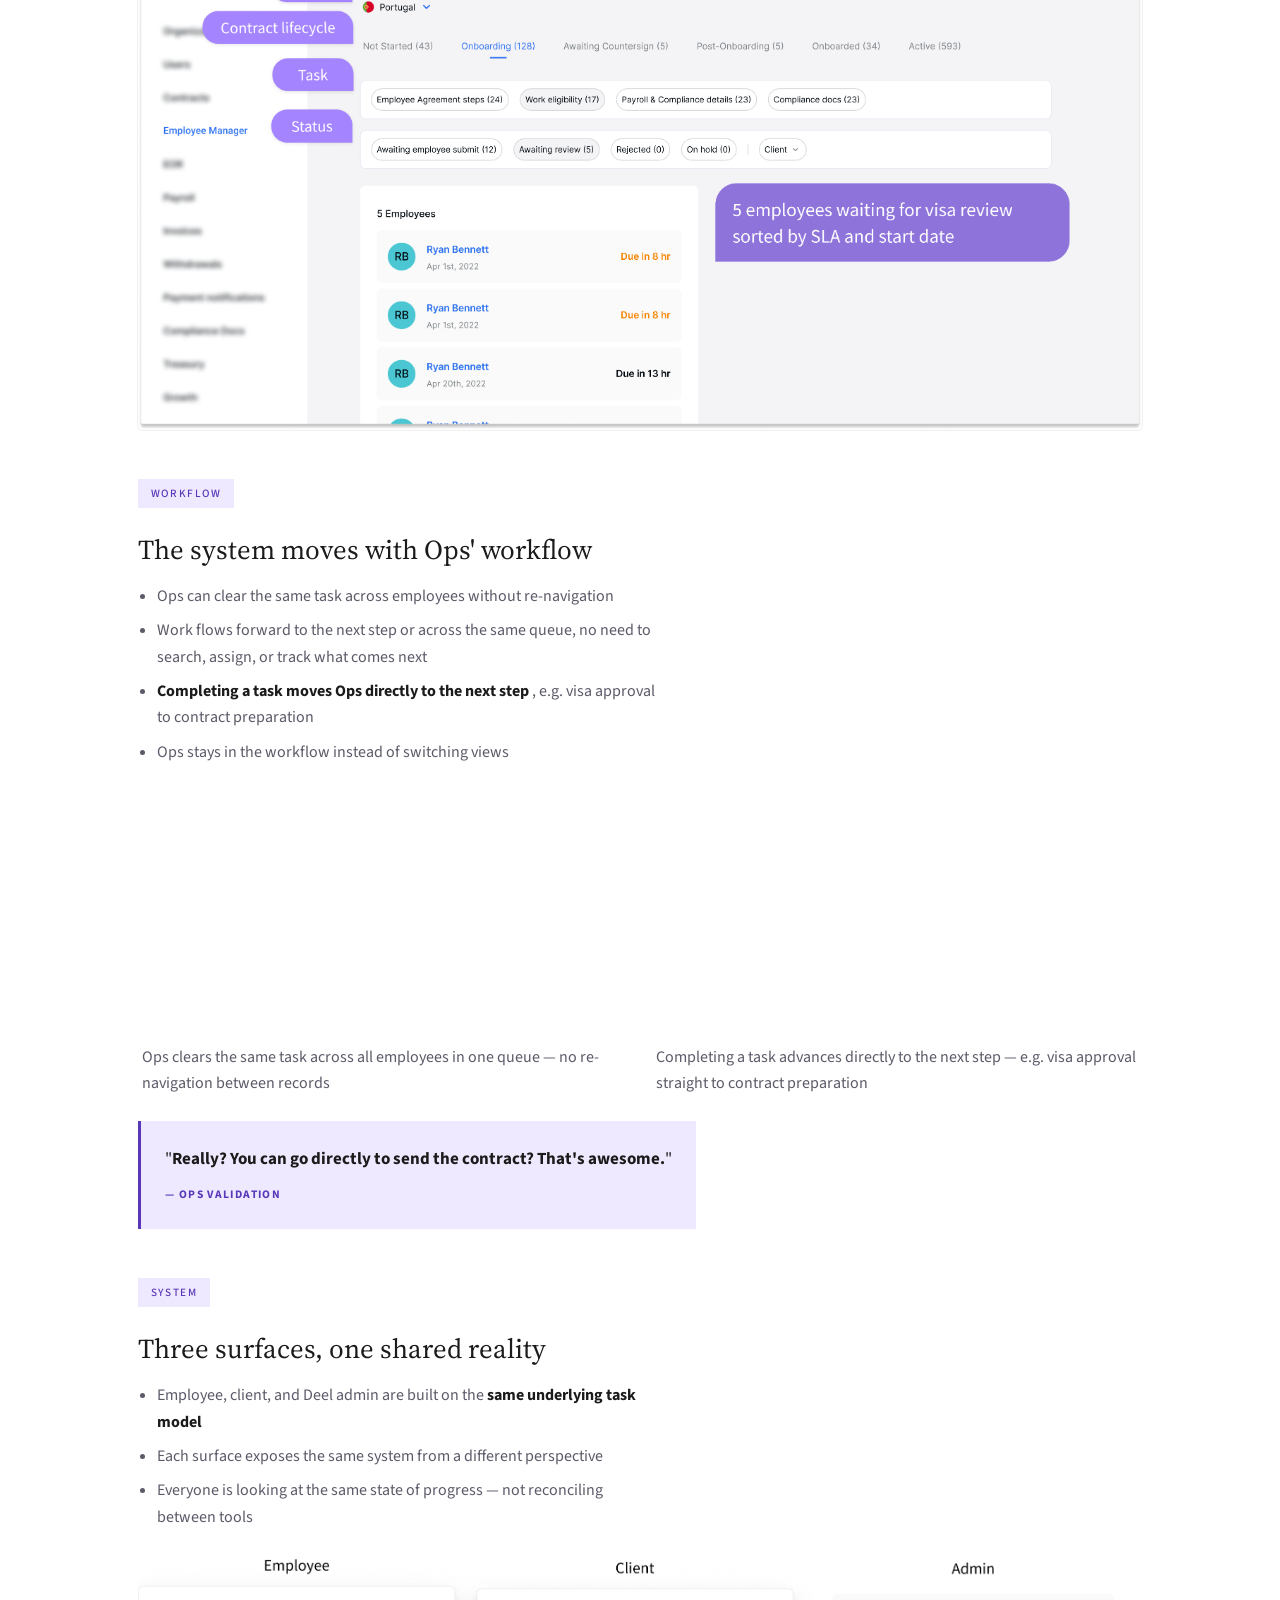
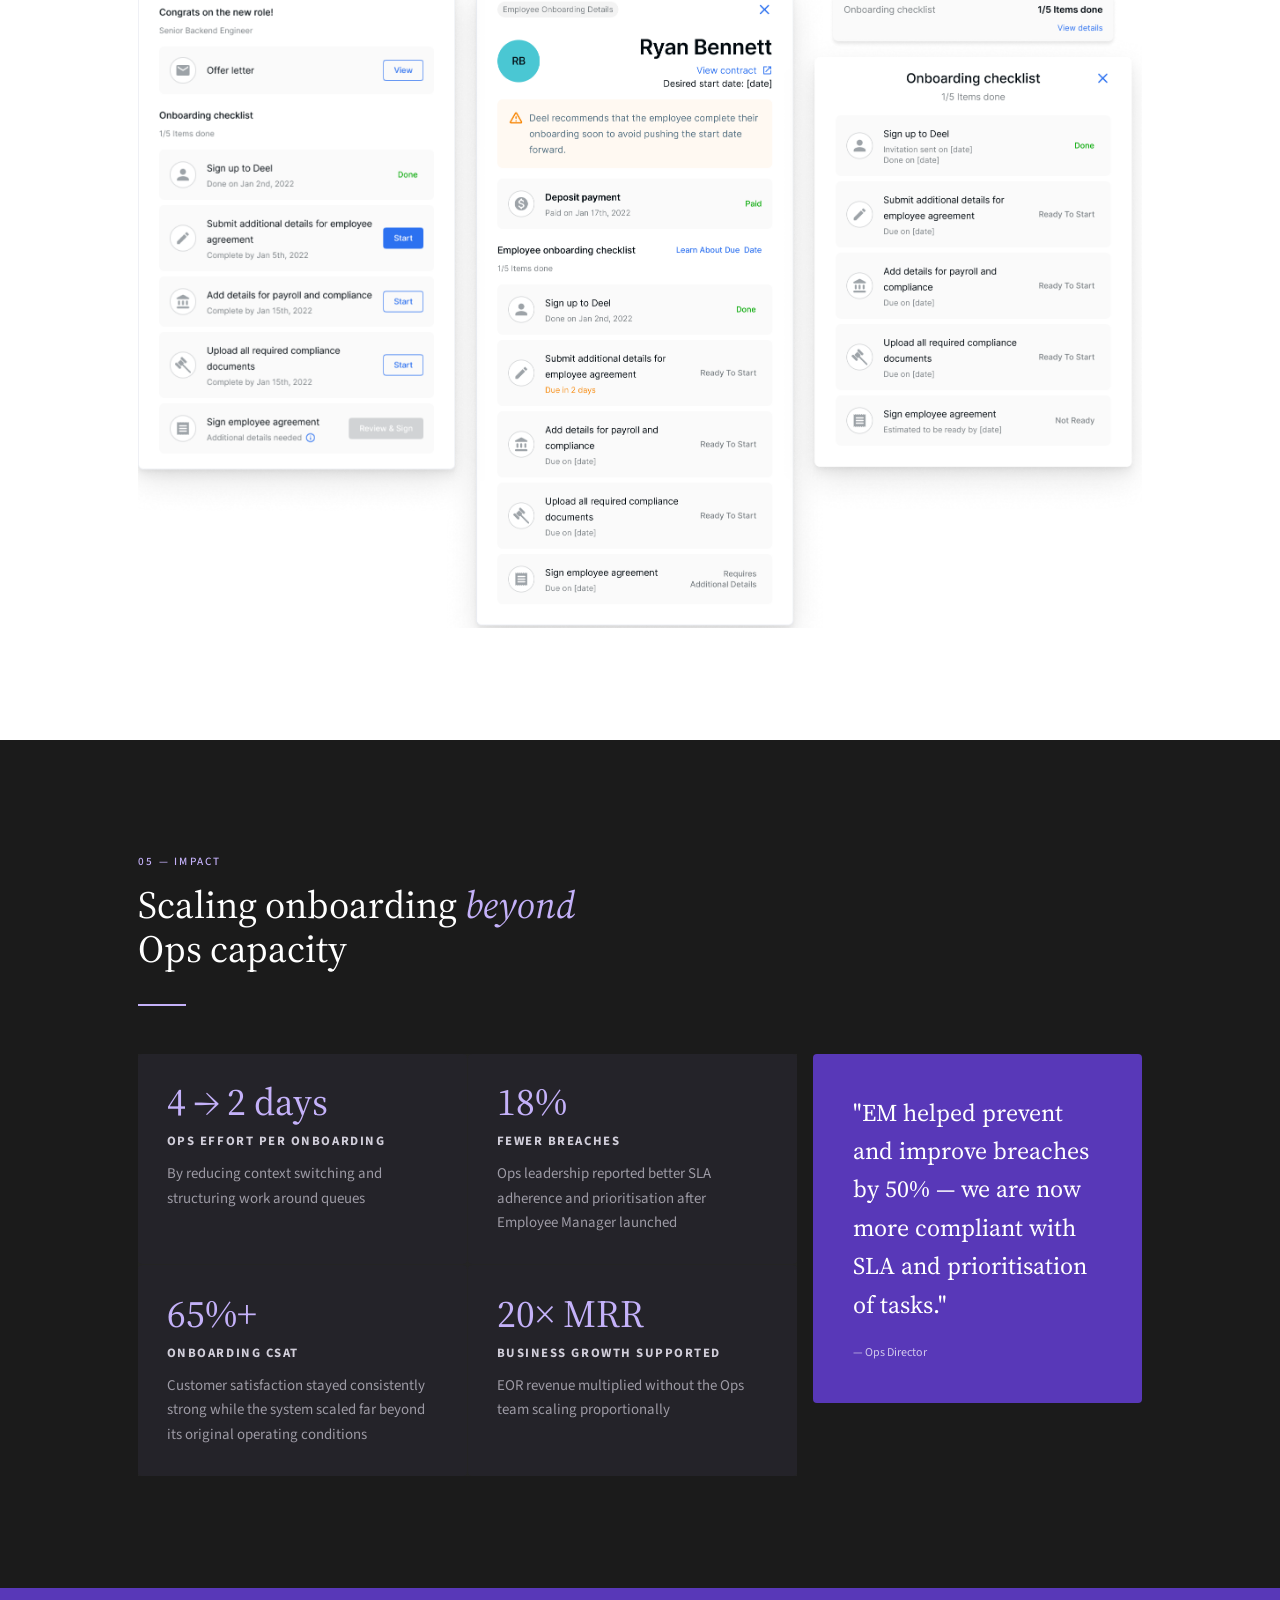
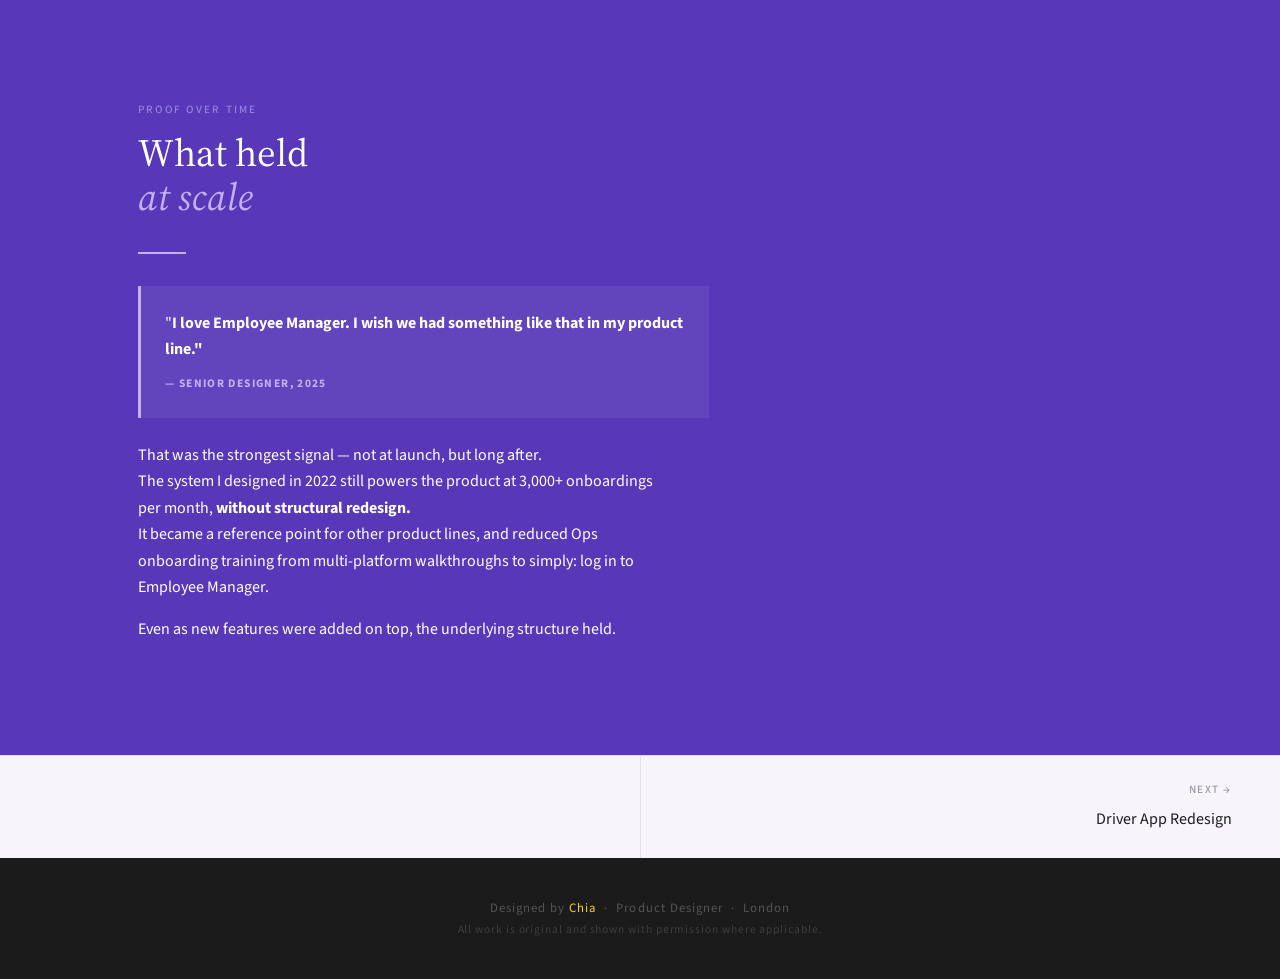
<file: work/employee-manager/index.html>
<!DOCTYPE html>
<html lang="en">
<head>
  <meta charset="UTF-8">
  <meta name="viewport" content="width=device-width, initial-scale=1.0">
  <title>Employee Manager — Chia Lin</title>
  <script>
    // Page transition: arriving from the homepage card animation → start on the
    // colour the homepage faded to and fade in (see .pt-enter in case-study.css).
    // Runs before first paint so there is no flash of the page underneath.
    (function () {
      try {
        var d = JSON.parse(sessionStorage.getItem('pt-enter'));
        sessionStorage.removeItem('pt-enter');
        if (!d || Date.now() - d.t > 5000) return;
        var root = document.documentElement;
        root.style.setProperty('--pt-color', d.color);
        root.classList.add('pt-enter');
        document.addEventListener('animationend', function (e) {
          if (e.animationName === 'pt-reveal') root.classList.remove('pt-enter');
        });
      } catch (_) {}
    })();
  </script>
  <link rel="preconnect" href="https://fonts.googleapis.com">
  <link rel="preconnect" href="https://fonts.gstatic.com" crossorigin>
  <link href="https://fonts.googleapis.com/css2?family=Source+Sans+3:ital,wght@0,200..900;1,200..900&family=Source+Serif+4:ital,opsz,wght@0,8..60,200..900;1,8..60,200..900&display=swap" rel="stylesheet">
  <link rel="stylesheet" href="../../assets/css/style.css">
  <link rel="stylesheet" href="../../assets/css/case-study.css">
  <link rel="stylesheet" href="employee-manager.css">
</head>
<body class="em-page">
  <nav>
    <a class="nav-logo" href="../../index.html">Chia</a>
    <span class="nav-project-title visible">Employee Manager</span>
    <a class="nav-back-top" href="#top">Back to top</a>
  </nav>

  <main id="top">
    <section class="cs-hero">
      <div class="cs-hero__left">
        <div class="cs-hero__tag">Enterprise SaaS · Deel</div>
        <h1 class="cs-hero__title">Employee<br><span class="cs-hero__accent-word">Manager</span></h1>
        <div class="cs-hero__meta">
          <div class="cs-meta-item">
            <span class="cs-meta-label">My Role</span>
            <span class="cs-meta-value">Lead Designer <br> Founding designer of EOR</span>
          </div>
          <div class="cs-meta-item">
            <span class="cs-meta-label">Timeline</span>
            <span class="cs-meta-value">8-week MVP · 3 surfaces</span>
          </div>
          <div class="cs-meta-item">
            <span class="cs-meta-label">Industry</span>
            <span class="cs-meta-value">Global HR Infrastructure</span>
          </div>
        </div>
      </div>
      <div class="cs-hero__right">
        <div class="cs-hero__problem">
          <div class="cs-hero__problem-label">The challenge</div>
          <h2>Rebuilding the operational backbone of EOR onboarding — from a cottage workflow to a global onboarding platform</h2>
        </div>
      </div>
    </section>

    <section class="section cs-section--white">
      <div class="container">
        <div>
          <div class="section-label">At a glance</div>
          <h2 class="section-title">Scaling onboarding <em>beyond</em> spreadsheets</h2>
          <div class="divider"></div>
        </div>
        <div>
          <p class="body-text">When I joined Deel, EOR onboarding was already working — but it was powered by spreadsheets and manual operations. That worked for hundreds of employees. It could not scale to thousands across countries.</p>
          <p class="body-text"> Employee Manager replaced that operational backbone with a system designed to support global scale.</p>
        </div>
        <div>
          <div class="cs-field-quotes">
            <div class="cs-fq-track">
              <div class="cs-fq-stop">
                <div class="cs-fq-dot-row">
                  <div class="cs-fq-dot"></div>
                  <span class="cs-fq-moment">Then</span>
                </div>
                <span class="metric-number">500+</span>
                <div class="metric-sub">Employees onboarded in the first 8 months <br> (by 2021 Q4)</div>
              </div>
              <div class="cs-fq-stop">
                <div class="cs-fq-dot-row">
                  <div class="cs-fq-dot"></div>
                  <span class="cs-fq-moment">Build</span>
                </div>
                <span class="metric-number">8 weeks</span>
                <div class="metric-sub">Core system designed across 3 surfaces — employee, client, and admin <br> MVP shipped in Q1 2022</div>
              </div>
              <div class="cs-fq-stop">
                <div class="cs-fq-dot-row">
                  <div class="cs-fq-dot"></div>
                  <span class="cs-fq-moment">Now</span>
                </div>
                <span class="metric-number">3,000+ <span style="font-size:0.92rem;font-family:var(--sans);font-weight:400;">/ month</span></span>
                <div class="metric-sub">Onboardings across 110+ countries on a single platform <br> (2025 Q2)</div>
              </div>
              <div class="cs-fq-stop">
                <div class="cs-fq-dot-row">
                  <div class="cs-fq-dot"></div>
                  <span class="cs-fq-moment">Proof</span>
                </div>
                <span class="metric-number">3 years+</span>
                <div class="metric-sub">Core architecture remained in use without structural redesign</div>
              </div>
            </div>
          </div>
        </div>
      </div>
    </section>

    <section class="section cs-section--dark em-problem-section">
      <div class="container">
        <div class="cs-two-col cs-two-col--2-1" style="align-items: stretch; margin-top: 0;">
          <div>
            <div class="section-label">01 — The problem</div>
            <h2 class="section-title cs-text-white">When the business runs on spreadsheets <br><em>scale hits a ceiling</em></h2>
            <div class="divider divider--light"></div>
            <p class="body-text cs-text-on-dark">Onboarding worked — but only because Ops manually held everything together. The spreadsheet became the system of record, but only Ops could interpret it.</p>
            <p class="body-text cs-text-on-dark">As the business expanded across countries, each onboarding introduced more compliance rules, more coordination, and more manual work.</p>
            <p class="body-text cs-text-on-dark"><strong>The system wasn’t just slow — it was structurally unsustainable.</strong></p>
          </div>
          <div class="em-bottleneck-wrap">
            <img class="em-bottleneck-img" src="../../assets/images/employee-manager/bottleneck.png" alt="Ops bottleneck system map">
          </div>
        </div>
      </div>
    </section>

    <section class="section cs-section--white">
      <div class="container">
        <div>
          <div class="section-label">02 — Strategy</div>
          <h2 class="section-title">Removing the bottleneck <br><em>from both ends</em></h2>
          <div class="divider"></div>
        </div>
        <div class="em-strategy-body">
          <p class="body-text">Ops clearly needed better tooling than spreadsheet. But fixing Ops alone wouldn’t solve it.</p>
          <p class="body-text">The real question was: <br><strong>how do we increase total onboarding capacity — not just Ops throughput?</strong></p>
          <div class="em-strategy-quote">
            <p><strong>If onboarding gets stuck for 20 minutes at every step, no amount of Ops efficiency will save you.</strong></p>
            <div class="em-strategy-quote__attr">Design principle</div>
          </div>
          <p class="body-text">So I redesigned the employee onboarding experience, the client tracking experience, and the Ops admin <strong>together.</strong></p>
          <p class="body-text"><strong>3 surfaces. 8 weeks. 1 system.</strong></p>
        </div>
      </div>
    </section>

    <section class="section cs-section--dark">
      <div class="container">
        <div class="cs-strategy" style="margin-top: 0;">
          <div class="cs-strategy__intro">
            <div class="section-label">03 — Insight</div>
            <h2 class="section-title cs-text-white">Why <em>not</em> reuse Offboarding Manager</h2>
            <div class="divider divider--light"></div>
          </div>
          <div>
            <p class="body-text cs-text-on-dark">Before Employee Manager, I had designed Offboarding Manager — an internal tool for Ops that worked well and was already in production.
            It would have been the fastest path to reuse it.</p>
            <p class="body-text cs-text-on-dark">And at first glance, it made sense — onboarding and offboarding share the same users and similar task structures.</p>
            <div class="em-insight-reveal" style="margin-top: 1.5rem; position: relative;">
              <img src="../../assets/images/employee-manager/insight-pre.png" alt="Before insight">
              <img src="../../assets/images/employee-manager/insight.png" alt="Insight diagram" class="em-insight-overlay" style="position: absolute; top: 0; left: 0; width: 100%; height: 100%; object-fit: cover; opacity: 0; transition: opacity 0.6s ease;">
            </div>
            <p class="body-text cs-text-on-dark" style="margin-top: 1rem;">But in practice, Ops approach them very differently.</p>
            <p class="body-text cs-text-on-dark"><strong>Tasks in offboarding is sequential </strong> — You need to know how many days of annual leave John has taken
              before you can calculate his severance. Ops completes one employee end to end.<br>
            <strong>Tasks in onboarding is mostly parallel </strong>— Ops wants to clear one task type across all employees, like reviewing all pending visa cases.</p>
            <div class="em-strategy-quote em-strategy-quote--dark" style="margin-top: 1.5rem;">
              <p class="cs-text-on-dark"><strong>Depth-first vs breadth-first — means copying the same model would optimise for the wrong behaviour.</strong></p>
            </div>
          </div>
        </div>
      </div>
    </section>

    <section class="section cs-section--white">
      <div class="container">
        <div>
          <div class="section-label">04 — The Design</div>
          <h2 class="section-title">A system built around <br><em>what needs to be done</em></h2>
          <div class="divider"></div>
        </div>
        <div class="cs-two-col">
          <div class="em-layers-wrap" id="em-layers-anim">
            <div class="em-layers-scene">
              <div class="em-layers-stack" id="em-layers-stack">
                <div class="em-layer em-layer-4">
                  <span class="em-layer__label">Country</span>
                </div>
                <div class="em-layer em-layer-3">
                  <span class="em-layer__label">Contract<br>lifecycle</span>
                </div>
                <div class="em-layer em-layer-2">
                  <span class="em-layer__label">Task</span>
                </div>
                <div class="em-layer em-layer-1">
                  <span class="em-layer__label">Status</span>
                </div>
              </div>
            </div>
          </div>
          <div>
            <div class="cs-tag">Structure</div>
            <h3 class="cs-principle-title">A system structured around actions, not people</h3>
            <ul class="body-text" style="padding-left: 1.2em; margin: 0.75rem 0 0; display: flex; flex-direction: column; gap: 0.5rem;">
              <li><strong>Status</strong> is the core operational layer, where all work is surfaced, grouped, and acted on</li>
              <li><strong>Tasks</strong> and <strong>contract lifecycle</strong> define the structure behind each status, governing what needs to happen and in what order</li>
              <li><strong>Country</strong> sits at the top layer, reflecting how Ops is organised and the country-specific knowledge required for onboarding</li>
            </ul>
          </div>
        </div>
        <img id="em-nav-ui" src="../../assets/images/employee-manager/nav-UI.png" alt="Navigation UI structure diagram" style="margin-top: 2rem;">
        <div class="cs-principle">
          <div class="cs-tag">Workflow</div>
          <h3 class="cs-principle-title">The system moves with Ops' workflow</h3>
          <ul class="body-text" style="padding-left: 1.2em; margin: 0.75rem 0 0; display: flex; flex-direction: column; gap: 0.5rem;">
            <li>Ops can clear the same task across employees without re-navigation</li>
            <li>Work flows forward to the next step or across the same queue, no need to search, assign, or track what comes next</li>
            <li><strong>Completing a task moves Ops directly to the next step</strong> , e.g. visa approval to contract preparation</li>
            <li>Ops stays in the workflow instead of switching views</li>
          </ul>
       
          <div class="cs-img-grid-2">
            <figure class="em-video-fig">
              <video src="../../assets/video/employee-manager/list-workflow.mp4" autoplay loop muted playsinline></video>
              <figcaption>Ops clears the same task across all employees in one queue — no re-navigation between records</figcaption>
            </figure>
            <figure class="em-video-fig">
              <video src="../../assets/video/employee-manager/handoff-workflow.mp4" autoplay loop muted playsinline></video>
              <figcaption>Completing a task advances directly to the next step — e.g. visa approval straight to contract preparation</figcaption>
            </figure>
          </div>
          <div class="em-strategy-quote">
            <p>"<strong>Really? You can go directly to send the contract? That's awesome.</strong>"</p>
            <div class="em-strategy-quote__attr">— Ops validation</div>
          </div>
        </div>
        <div>
          <div class="cs-tag">System</div>
          <h3 class="cs-principle-title">Three surfaces, one shared reality</h3>
          <ul class="body-text" style="padding-left: 1.2em; margin: 0.75rem 0 0; display: flex; flex-direction: column; gap: 0.5rem;">
            <li>Employee, client, and Deel admin are built on the <strong>same underlying task model</strong></li>
            <li>Each surface exposes the same system from a different perspective</li>
            <li>Everyone is looking at the same state of progress — not reconciling between tools</li>
          </ul>
          <img src="../../assets/images/employee-manager/3surfaces.png" alt="Three surfaces, one task model" style="margin-top: 1.5rem; box-shadow: none;">
        </div>
      </div>
      </div>
    </section>

    <section class="section cs-section--dark">
      <div class="container">
        <div>
          <div class="section-label">05 — Impact</div>
          <h2 class="section-title cs-text-white">Scaling onboarding <em>beyond</em> <br> Ops capacity</h2>
          <div class="divider divider--light"></div>
        </div>
        <div class="cs-testimonial-grid reveal visible">
          <div class="impact-metrics impact-metrics--dark">
            <div class="impact-metric impact-metric--dark">
              <div class="impact-metric__value">4 → 2 days</div>
              <div class="impact-metric__label">Ops effort per onboarding</div>
              <div class="impact-metric__desc">By reducing context switching and structuring work around queues</div>
            </div>
            <div class="impact-metric impact-metric--dark">
              <div class="impact-metric__value"
                   data-ticker="50"
                   data-ticker-from="10"
                   data-ticker-slow-at="40"
                   data-ticker-suffix="%">50%</div>
              <div class="impact-metric__label">Fewer breaches</div>
              <div class="impact-metric__desc">Ops leadership reported better SLA adherence and prioritisation after Employee Manager launched</div>
            </div>
            <div class="impact-metric impact-metric--dark">
              <div class="impact-metric__value" data-ticker="88" data-ticker-from="60" data-ticker-slow-at="85" data-ticker-suffix="%+">88%+</div>
              <div class="impact-metric__label">Onboarding CSAT</div>
              <div class="impact-metric__desc">Customer satisfaction stayed consistently strong while the system scaled far beyond its original operating conditions</div>
            </div>
            <div class="impact-metric impact-metric--dark">
              <div class="impact-metric__value">20× MRR</div>
              <div class="impact-metric__label">Business growth supported</div>
              <div class="impact-metric__desc">EOR revenue multiplied without the Ops team scaling proportionally</div>
            </div>
          </div>
          <div>
            <div class="cs-testimonial em-testimonial--accent">
              <p class="cs-testimonial__quote cs-testimonial__quote--large">"EM helped prevent and improve breaches by 50% — we are now more compliant with SLA and prioritisation of tasks."</p>
              <p class="cs-testimonial__attr">— Ops Director</p>
            </div>
          </div>
        </div>
      </div>
    </section>

    <section class="section final-proof">
      <div class="container">
        <div>
          <div class="section-label">Proof over time</div>
          <h2 class="section-title">What held <br><em>at scale</em></h2>
          <div class="divider"></div>
        </div>
        <div>
          <div class="em-strategy-quote em-strategy-quote--dark" style="margin-bottom: 1.5rem;">
            <p class="body-text">"<strong>I love Employee Manager. I wish we had something like that in my product line." </strong></p>
            <div class="em-strategy-quote__attr">— Senior designer, 2025</div>
          </div>
          <p class="body-text">That was the strongest signal — not at launch, but long after.<br>
            The system I designed in 2022 still powers the product at 3,000+ onboardings per month,<strong> without structural redesign.</strong> <br>
            It became a reference point for other product lines, and reduced Ops onboarding training from multi-platform walkthroughs to simply: log in to Employee Manager.</p>
          <p class="body-text">Even as new features were added on top, the underlying structure held.</p>
      </div>
    </section>

    <div class="project-nav">
      <a class="project-nav__item project-nav__item--next" href="../driver-app/" style="grid-column: 2;">
        <span class="project-nav__label">Next →</span>
        <span class="project-nav__title">Driver App Redesign</span>
      </a>
    </div>
  </main>

  <footer>
    <div class="container">
      <p>Designed by <a href="#">Chia</a> &nbsp;·&nbsp; Product Designer &nbsp;·&nbsp; London</p>
      <p class="footer-note">All work is original and shown with permission where applicable.</p>
    </div>
  </footer>

<script src="../../assets/js/main.js"></script>
<script src="employee-manager.js"></script>
</body>
</html>
</file>
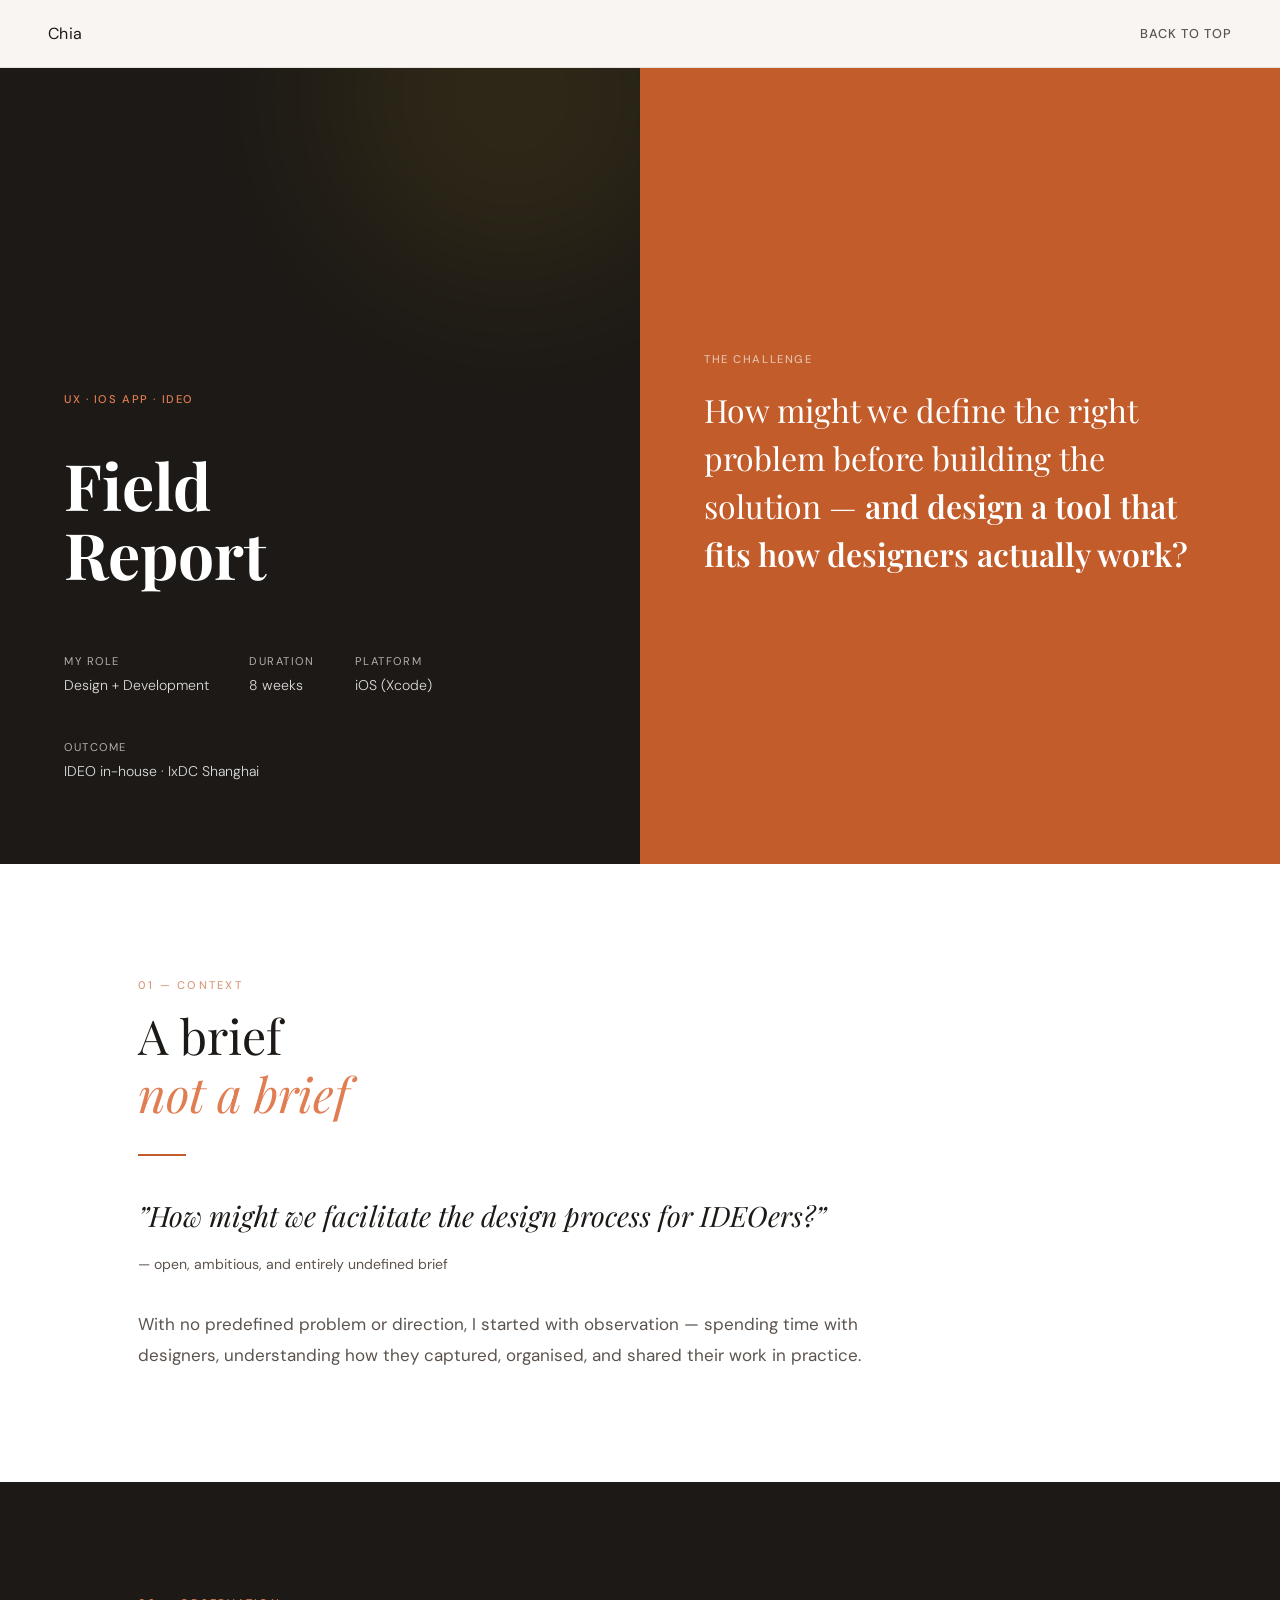
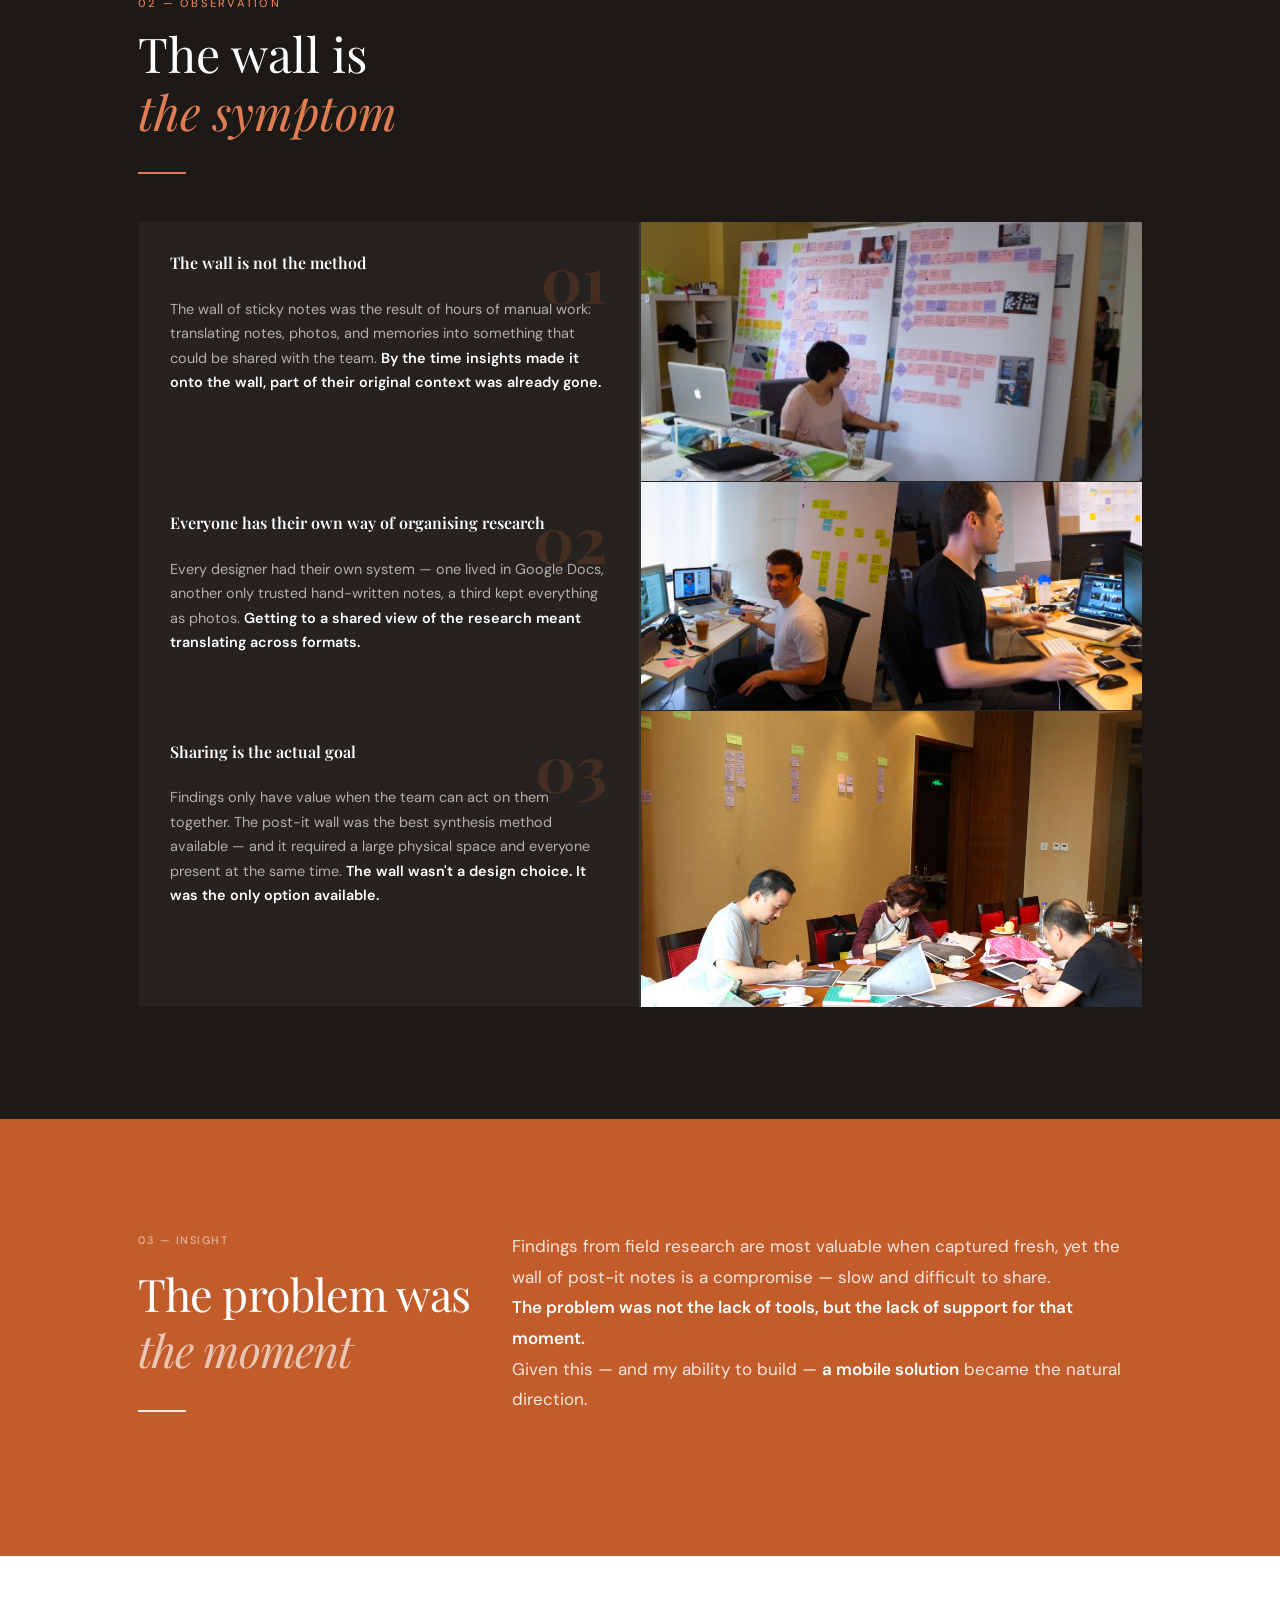
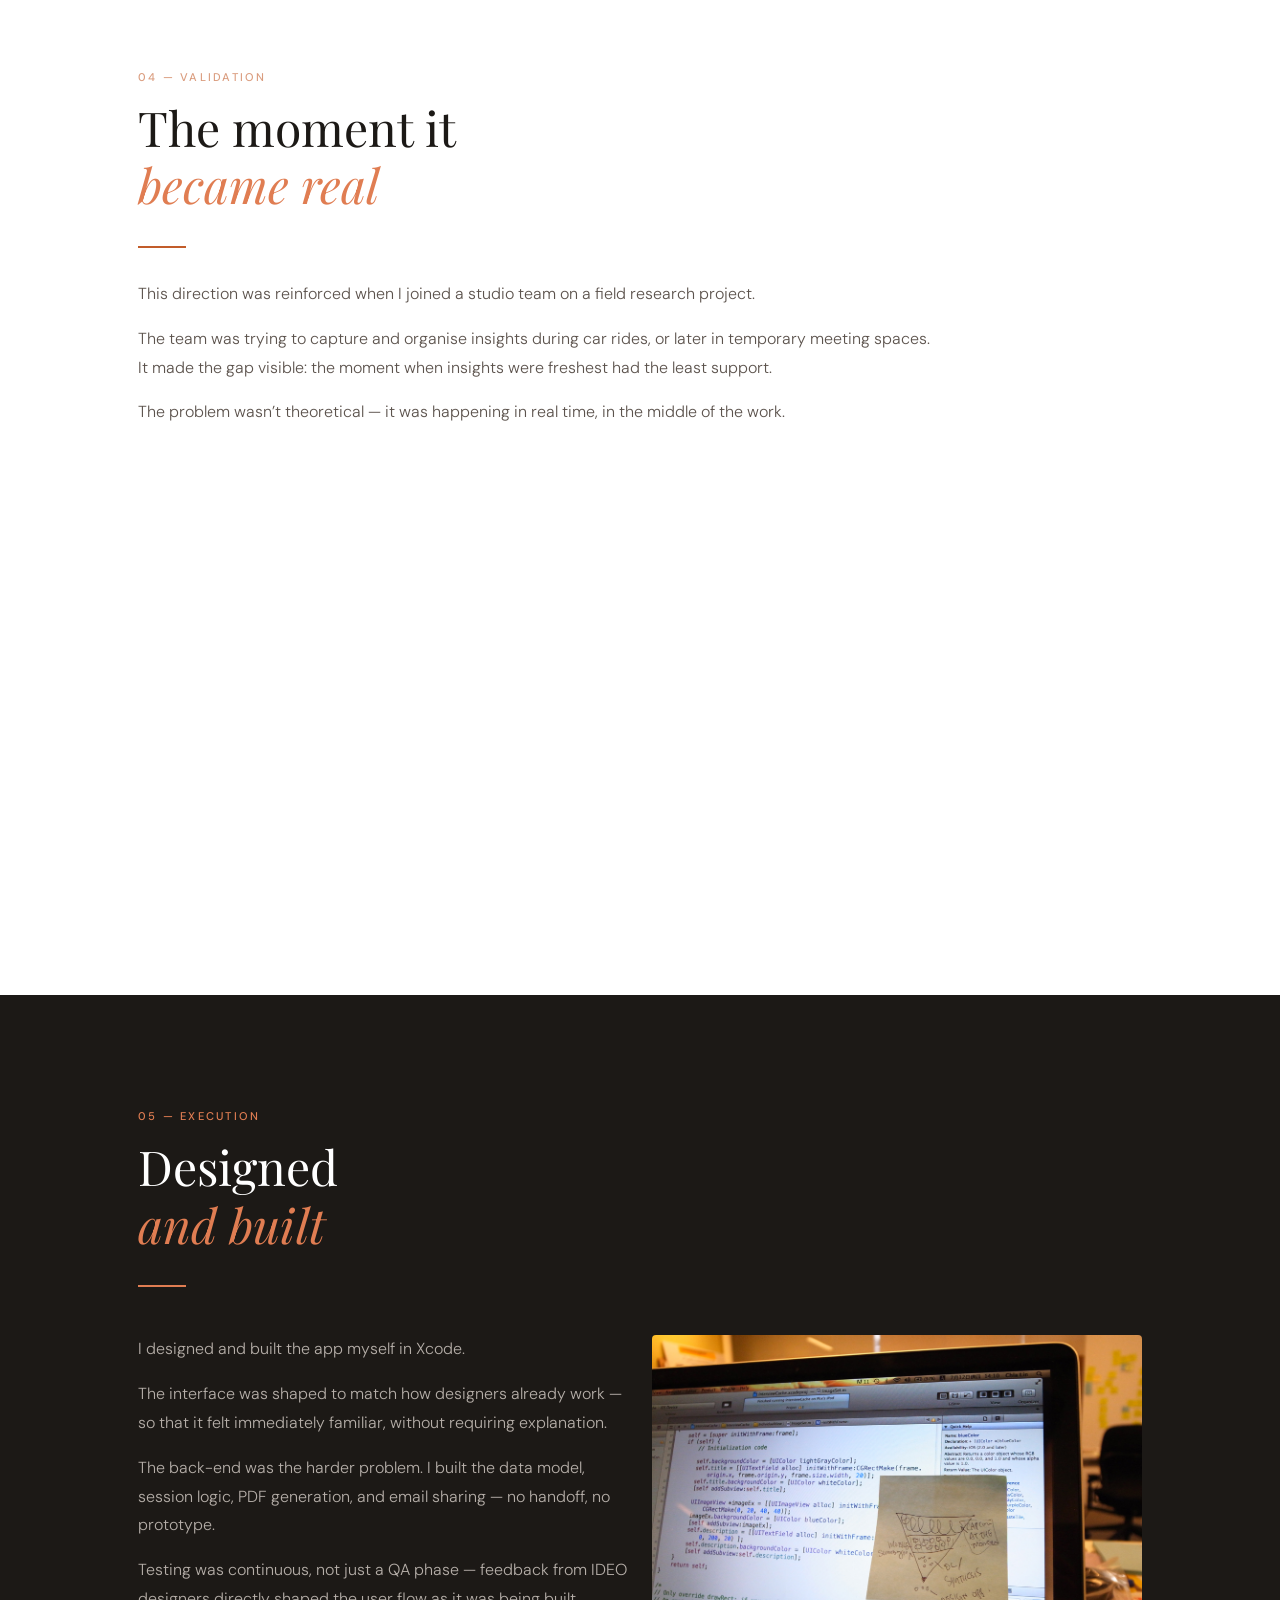
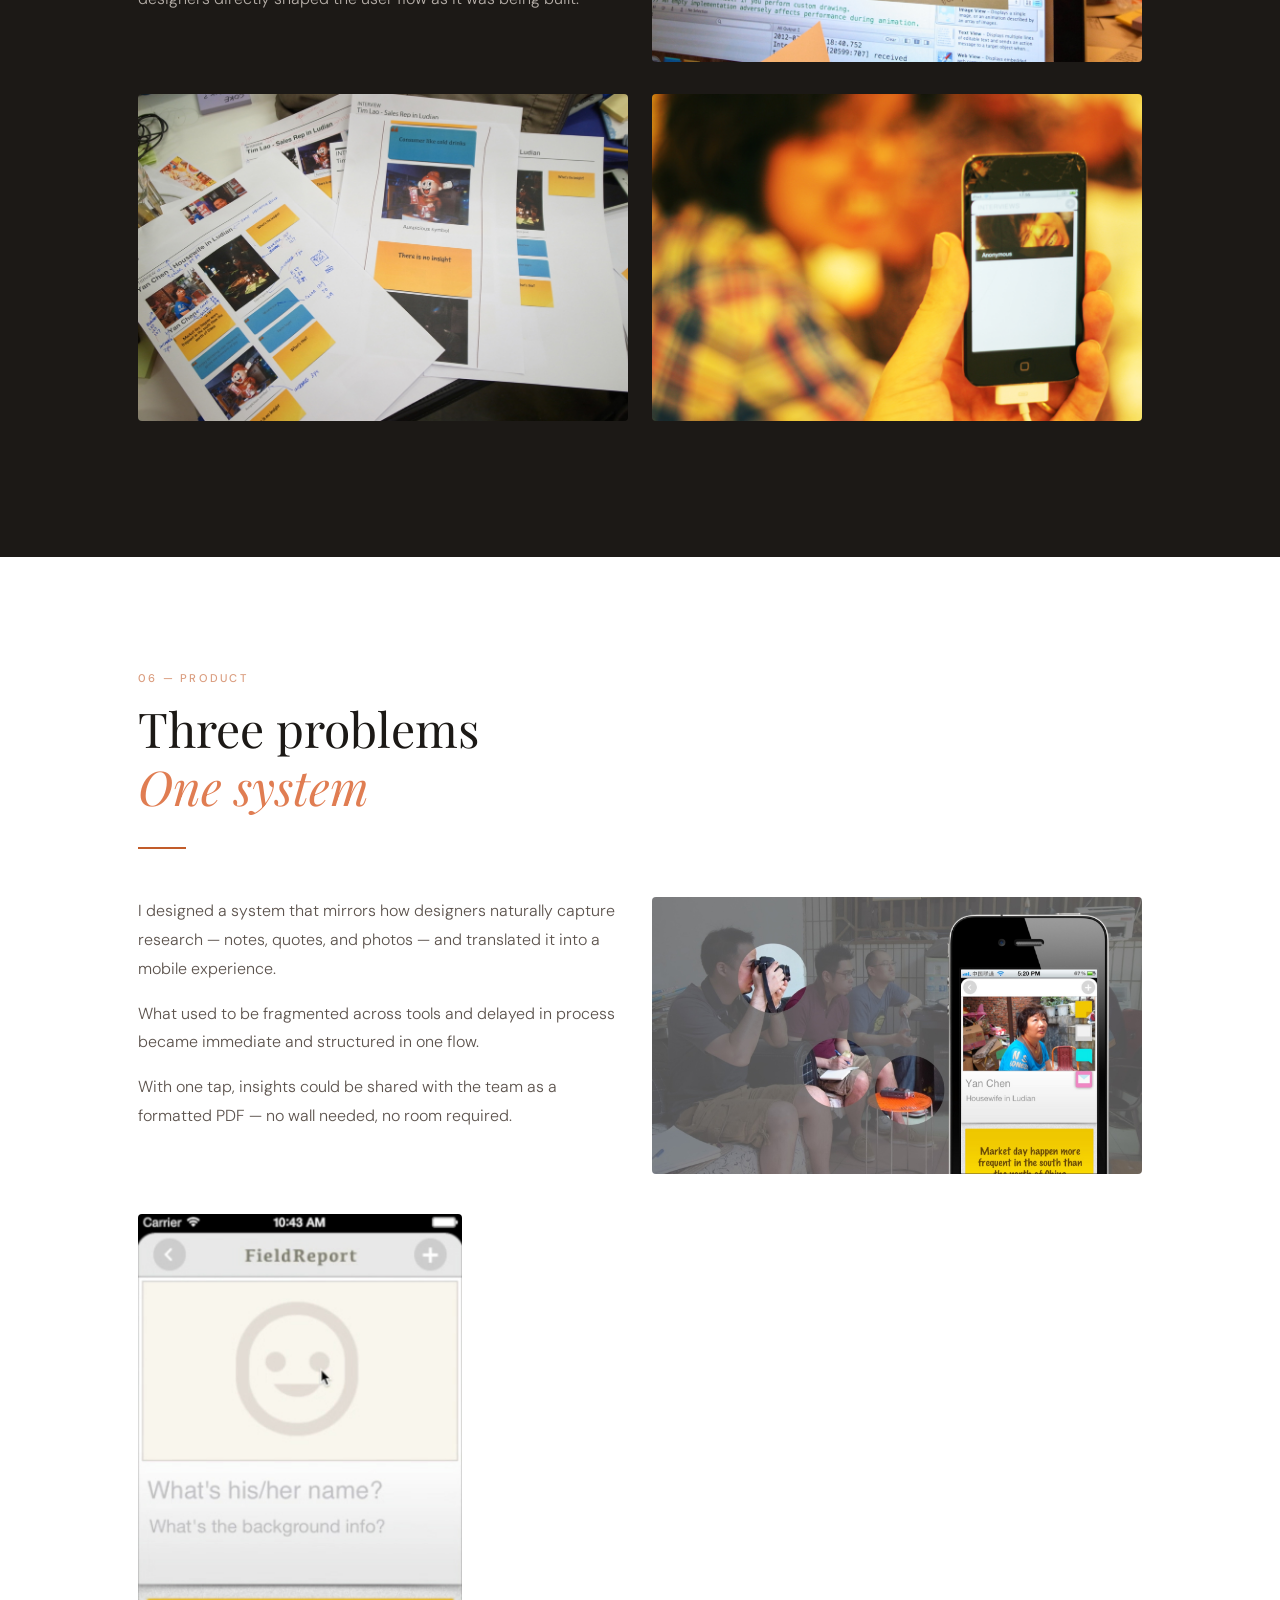
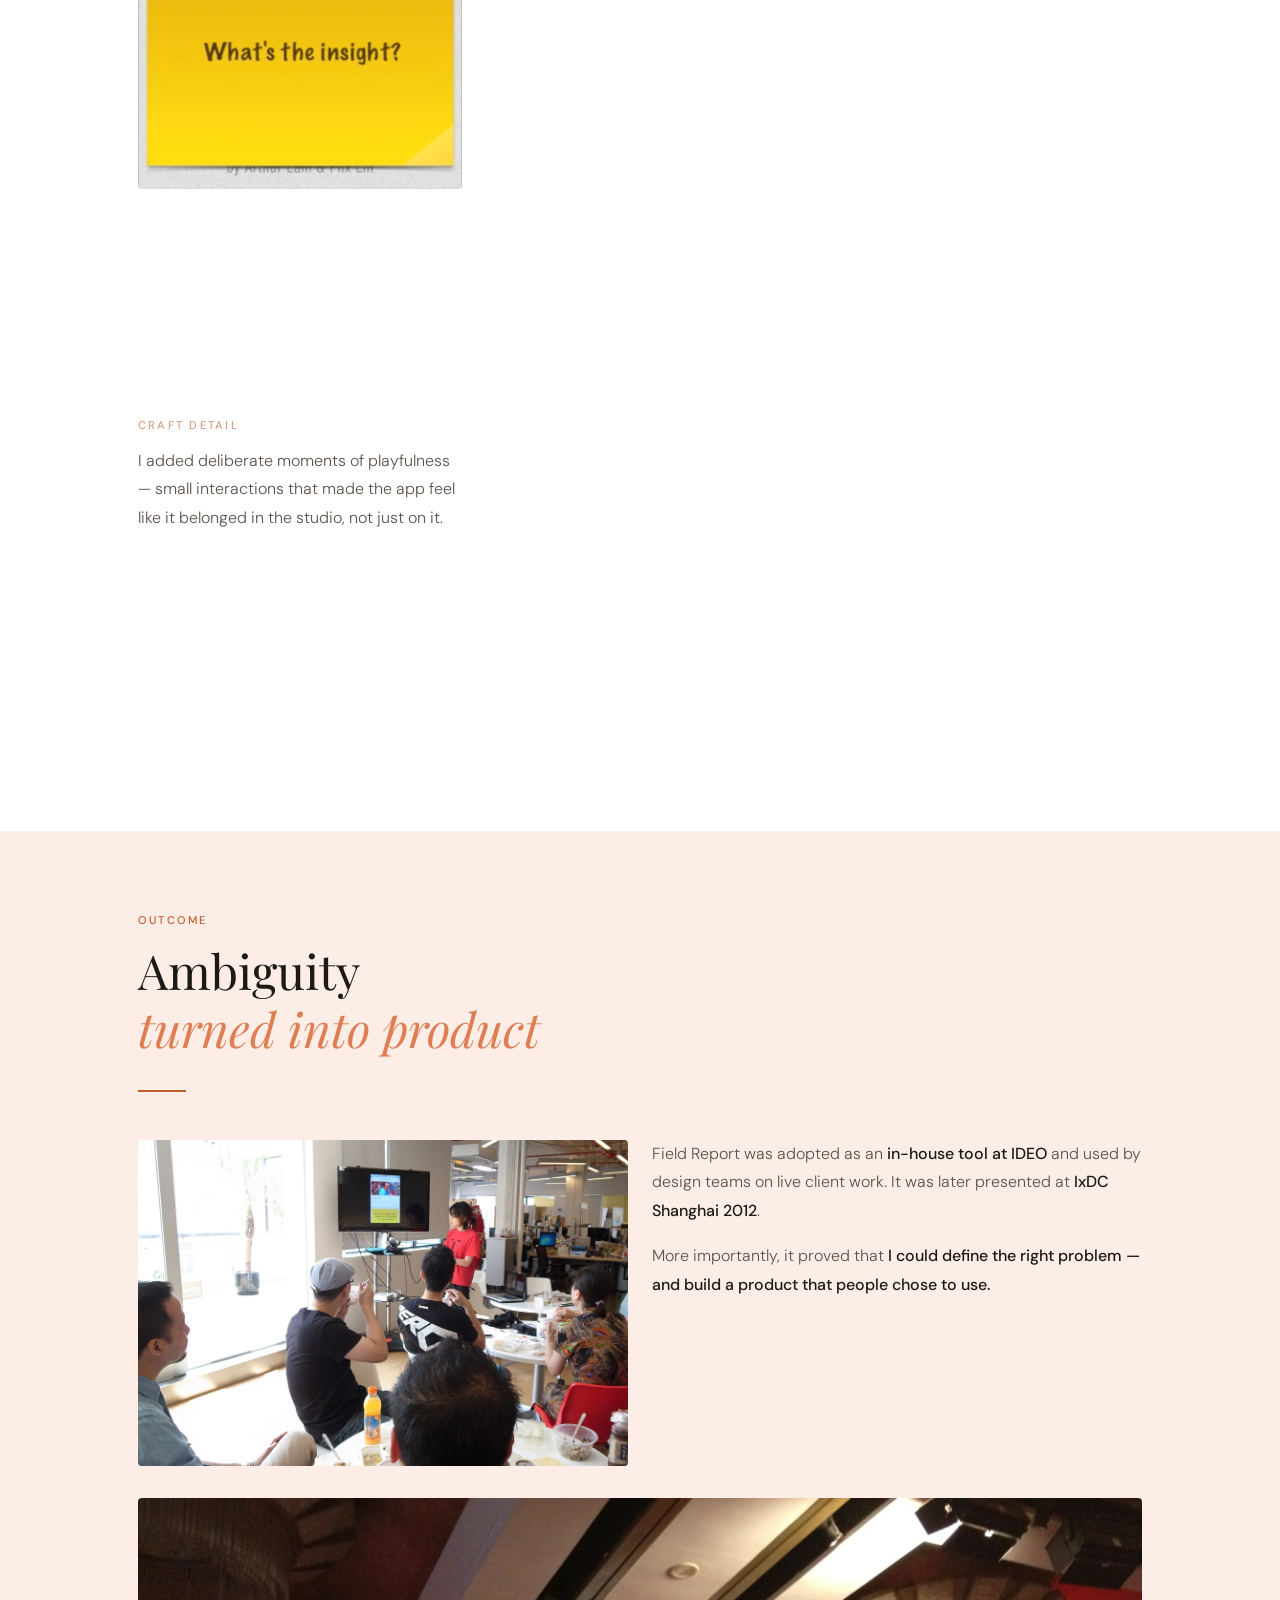
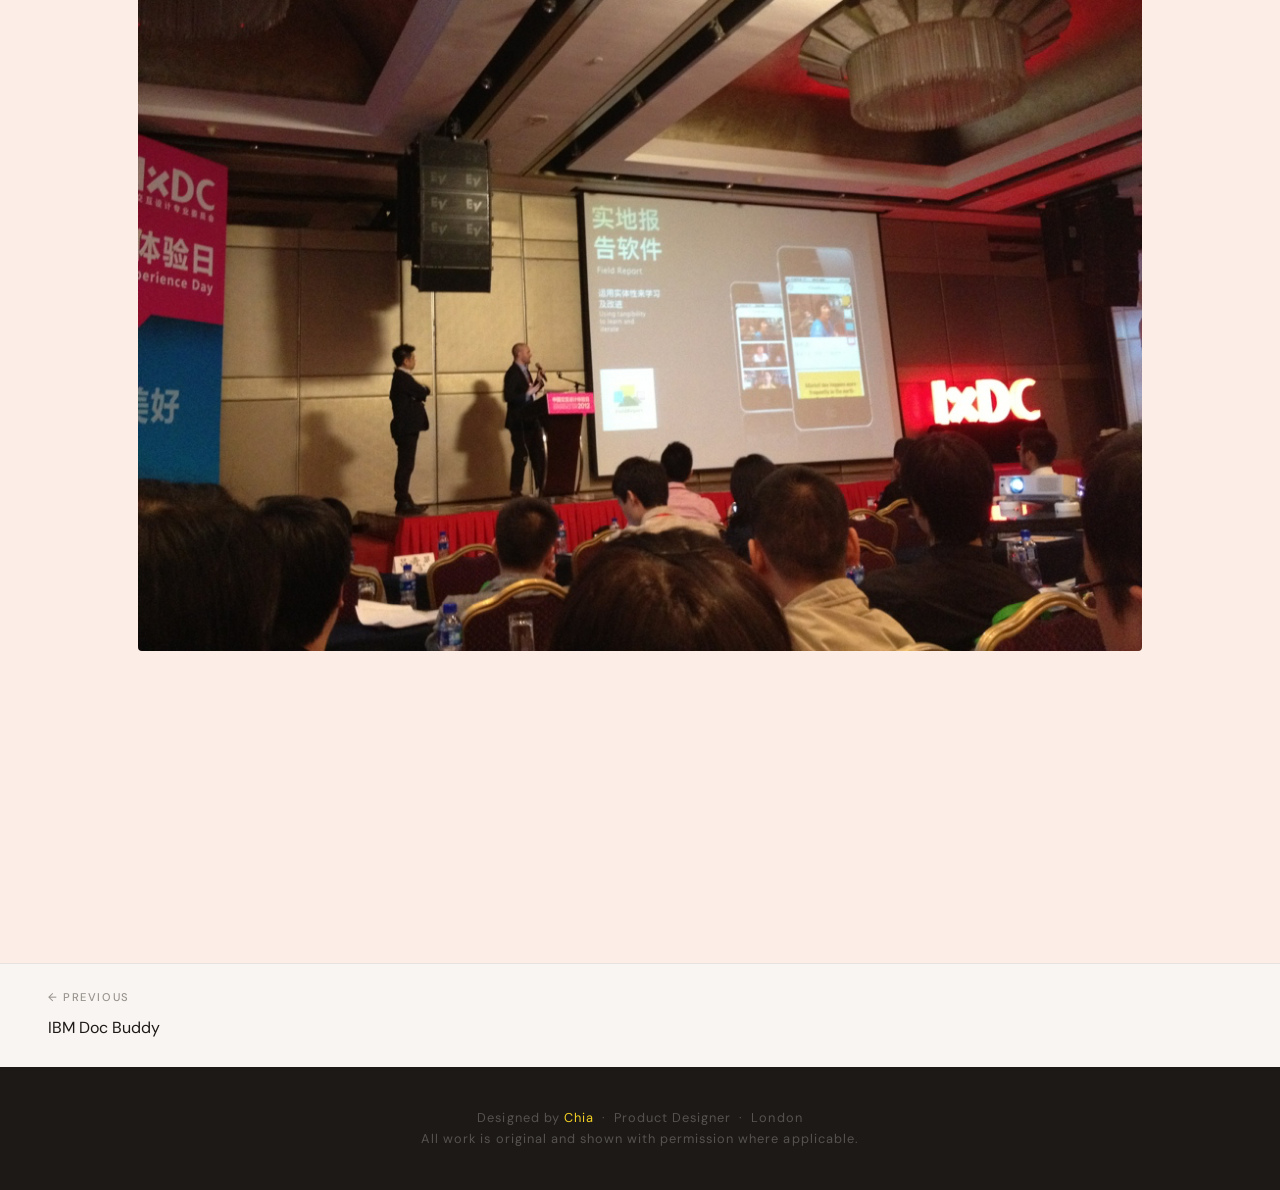
<file: work/field-report/index.html>
<!DOCTYPE html>
<html lang="en">
<head>
  <meta charset="UTF-8">
  <meta name="viewport" content="width=device-width, initial-scale=1.0">
  <title>Field Report — Chia Lin</title>
  <script>
    // Page transition: arriving from the homepage card animation → start
    // covered by the homepage background, which slides away to the left
    // (see .pt-enter.pt-wipe in case-study.css). Runs before first paint.
    (function () {
      try {
        var d = JSON.parse(sessionStorage.getItem('pt-enter'));
        sessionStorage.removeItem('pt-enter');
        if (!d || Date.now() - d.t > 5000) return;
        var root = document.documentElement;
        root.style.setProperty('--pt-color', d.color);
        root.classList.add('pt-enter');
        if (d.wipe) root.classList.add('pt-wipe');
        document.addEventListener('animationend', function (e) {
          if (e.animationName === 'pt-wipe' || e.animationName === 'pt-reveal') {
            root.classList.remove('pt-enter', 'pt-wipe');
          }
        });
      } catch (_) {}
    })();
  </script>

  <link rel="preconnect" href="https://fonts.googleapis.com">
  <link rel="preconnect" href="https://fonts.gstatic.com" crossorigin>
  <link href="https://fonts.googleapis.com/css2?family=Playfair+Display:ital,wght@0,400;0,700;1,400&family=DM+Sans:ital,wght@0,300;0,400;0,500;0,600;1,300&display=swap" rel="stylesheet">

  <link rel="stylesheet" href="../../assets/css/style.css">
  <link rel="stylesheet" href="../../assets/css/case-study.css">
  <link rel="stylesheet" href="field-report.css">

</head>
<body>

  <!-- NAV -->
  <nav>
    <a class="nav-logo" href="../../index.html">Chia</a>
    <span class="nav-project-title">Field Report</span>
    <a class="nav-back-top" href="#">Back to top</a>
  </nav>

  <main>

  <!-- ── HERO ─────────────────────────────────────────────── -->
  <section class="cs-hero">
    <div class="cs-hero__left">
      <div class="cs-hero__tag">UX · iOS APP · IDEO</div>
      <h1 class="cs-hero__title">Field <br>Report</h1>
      <div class="cs-hero__meta">
        <div class="cs-meta-item">
          <span class="cs-meta-label">My Role</span>
          <span class="cs-meta-value">Design + Development</span>
        </div>
        <div class="cs-meta-item">
          <span class="cs-meta-label">Duration</span>
          <span class="cs-meta-value">8 weeks</span>
        </div>
        <div class="cs-meta-item">
          <span class="cs-meta-label">Platform</span>
          <span class="cs-meta-value">iOS (Xcode)</span>
        </div>
        <div class="cs-meta-item">
          <span class="cs-meta-label">Outcome</span>
          <span class="cs-meta-value">IDEO in-house · IxDC Shanghai</span>
        </div>
      </div>
    </div>
    <div class="cs-hero__right">
      <div class="cs-hero__problem">
        <div class="cs-hero__problem-label">The challenge</div>
        <h2>How might we define the right problem before building the solution — <strong>and design a tool that fits how designers actually work?</strong></h2>
      </div>
    </div>
  </section>


  <!-- ── 01 CONTEXT ─────────────────────────────────────────── -->
  <section class="section cs-section--white">
    <div class="container">
      <div class="section-label">01 — Context</div>
      <h2 class="section-title">A brief<br><em>not a brief</em></h2>
      <div class="divider"></div>
      <div class="fr-context-quote">
        <p class="fr-context-quote__text">”How might we facilitate the design process for IDEOers?”</p>
        <p class="fr-context-quote__attr">— open, ambitious, and entirely undefined brief</p>
      </div>
      <p class="fr-context-body">With no predefined problem or direction, I started with observation — spending time with designers, understanding how they captured, organised, and shared their work in practice.</p>
    </div>
  </section>


  <!-- ── 02 OBSERVATION ────────────────────────────────────── -->
  <section class="section cs-section--dark">
    <div class="container">
      <div>
        <div class="section-label cs-label-on-dark">02 — Observation</div>
        <h2 class="section-title cs-text-white">The wall is <br><em>the symptom</em></h2>
        <div class="divider divider--light"></div>
      </div>

      <div class="fr-obs-list">

        <div class="fr-obs-row">
          <div class="cs-pain-card">
            <div class="cs-pain-number">01</div>
            <h4 class="cs-pain-title">The wall is not the method</h4>
            <p class="cs-pain-desc">The wall of sticky notes was the result of hours of manual work: translating notes, photos, and memories into something that could be shared with the team. <strong>By the time insights made it onto the wall, part of their original context was already gone.</strong></p>
          </div>
          <div class="fr-obs-row__img">
            <img src="../../assets/images/field-report/fieldreport003.jpg" alt="An IDEO project space covered in sticky notes" loading="lazy">
          </div>
        </div>

        <div class="fr-obs-row">
          <div class="cs-pain-card">
            <div class="cs-pain-number">02</div>
            <h4 class="cs-pain-title">Everyone has their own way of organising research</h4>
            <p class="cs-pain-desc">Every designer had their own system — one lived in Google Docs, another only trusted hand-written notes, a third kept everything as photos. <strong>Getting to a shared view of the research meant translating across formats.</strong></p>
          </div>
          <div class="fr-obs-row__img">
            <img src="../../assets/images/field-report/designer-way.png" alt="Two designers, two systems — no way to share the same research" loading="lazy">
          </div>
        </div>

        <div class="fr-obs-row">
          <div class="cs-pain-card">
            <div class="cs-pain-number">03</div>
            <h4 class="cs-pain-title">Sharing is the actual goal</h4>
            <p class="cs-pain-desc">Findings only have value when the team can act on them together. The post-it wall was the best synthesis method available — and it required a large physical space and everyone present at the same time. <strong>The wall wasn't a design choice. It was the only option available.</strong></p>
          </div>
          <div class="fr-obs-row__img">
            <img src="../../assets/images/field-report/room-wall.jpg" alt="The post-it wall — powerful but requiring physical space and full-team presence" loading="lazy">
          </div>
        </div>

      </div>
    </div>
  </section>


  <!-- ── 03 DECISION ───────────────────────────────────────── -->
  <div class="fr-decision">
    <div class="container reveal">
      <div class="fr-decision__left">
        <div class="fr-decision__label">03 — Insight</div>
        <h2 class="fr-decision__heading">The problem was<br><em>the moment</em></h2>
        <div class="divider divider--light"></div>
      </div>
      <div class="fr-decision__right">
        <p class="fr-decision__body">Findings from field research are most valuable when captured fresh, yet the wall of post-it notes is a compromise — slow and difficult to share.</p>
        <p class="fr-decision__body"><strong>The problem was not the lack of tools, but the lack of support for that moment.</strong></p>
        <p class="fr-decision__body">Given this — and my ability to build — <strong>a mobile solution</strong> became the natural direction.</p>
      </div>
    </div>
  </div>


  <!-- ── 04 VALIDATION ─────────────────────────────────────── -->
  <section class="section cs-section--white" style="padding-bottom: 0;">
    <div class="container">
      <div>
        <div class="section-label">04 — Validation</div>
        <h2 class="section-title">The moment it <br><em>became real</em></h2>
        <div class="divider"></div>
      </div>
      <div style="max-width: 72ch;">
        <p class="body-text">This direction was reinforced when I joined a studio team on a field research project.</p>
        <p class="body-text">The team was trying to capture and organise insights during car rides, or later in temporary meeting spaces. It made the gap visible: the moment when insights were freshest had the least support.</p>
        <p class="body-text">The problem wasn’t theoretical — it was happening in real time, in the middle of the work.</p>
      </div>

    </div>
    <div class="fr-parallax">
      <img class="fr-parallax__bg" src="../../assets/images/field-report/incarwindow.jpg" alt="" aria-hidden="true" loading="lazy">
    </div>
  </section>


  <!-- ── 05 EXECUTION ──────────────────────────────────────── -->
  <section class="section cs-section--dark">
    <div class="container">

      <!-- Build narrative -->
      <div>
        <div class="section-label cs-label-on-dark">05 — Execution</div>
        <h2 class="section-title cs-text-white">Designed <br><em>and built</em></h2>
        <div class="divider divider--light"></div>
      </div>

      <div class="cs-two-col">
        <div>
          <p class="body-text cs-text-on-dark">I designed and built the app myself in Xcode.</p>
          <p class="body-text cs-text-on-dark">The interface was shaped to match how designers already work — so that it felt immediately familiar, without requiring explanation.</p>
          <p class="body-text cs-text-on-dark">The back-end was the harder problem. I built the data model, session logic, PDF generation, and email sharing — no handoff, no prototype.</p>
          <p class="body-text cs-text-on-dark">Testing was continuous, not just a QA phase — feedback from IDEO designers directly shaped the user flow as it was being built.</p>
        </div>
        <div>
          <img src="../../assets/images/field-report/xcode.jpg" alt="Building in Xcode — responsible for both front-end and back-end" loading="lazy">
        </div>
      </div>

      <div class="cs-img-grid-2" style="margin-top: 2rem;">
        <img src="../../assets/images/field-report/pdfdesign.jpg" alt="Shareable PDF report generated from a field research session" loading="lazy">
        <img src="../../assets/images/field-report/ondevice.jpg" alt="On-device testing — it had to work in the hand, not just on screen" loading="lazy">
      </div>

    </div>
  </section>


  <!-- ── 06 PRODUCT ────────────────────────────────────────── -->
  <section class="section cs-section--white">
    <div class="container">
      <div>
        <div class="section-label">06 — Product</div>
        <h2 class="section-title">Three problems<br><em>One system</em></h2>
        <div class="divider"></div>
      </div>
      <div class="cs-two-col">
        <div>
          <p class="body-text">I designed a system that mirrors how designers naturally capture research — notes, quotes, and photos — and translated it into a mobile experience.</p>
          <p class="body-text">What used to be fragmented across tools and delayed in process became immediate and structured in one flow.</p>
          <p class="body-text">With one tap, insights could be shared with the team as a formatted PDF — no wall needed, no room required.</p>
        </div>
        <img src="../../assets/images/field-report/fieldreport009.jpg" alt="Capturing in context — photo attached to a specific research moment" loading="lazy">
      </div>
      <div class="cs-img-grid-3" style="margin-top: 2.5rem;">
        <img src="../../assets/images/field-report/initScreen.jpg" alt="App initial session screen" loading="lazy">
        <video autoplay loop muted playsinline style="width: 100%; display: block; border-radius: var(--radius);" aria-label="App demo — capturing a research finging">
          <source src="../../assets/video/field-report/app-demo.mp4" type="video/mp4">
        </video>
        <video autoplay loop muted playsinline style="width: 100%; display: block; border-radius: var(--radius);" aria-label="App demo — create an email to share">
          <source src="../../assets/video/field-report/field-report-share.mp4" type="video/mp4">
        </video>
      </div>

      <div class="cs-two-col" style="margin-top: 2.5rem; align-items: center; grid-template-columns: 1fr 2fr;">
        <div>
          <div class="section-label" style="margin-bottom: 0.75rem;">Craft detail</div>
          <p class="body-text">I added deliberate moments of playfulness — small interactions that made the app feel like it belonged in the studio, not just on it.</p>
        </div>
        <div>
          <div class="cs-video-embed">
            <video autoplay loop muted playsinline>
              <source src="../../assets/video/field-report/field-report-fun.mp4" type="video/mp4" aria-label="Delightful touch in UI">
            </video>
          </div>
        </div>
      </div>

    </div>
  </section>


  <!-- ── OUTCOME ───────────────────────────────────────────── -->
  <section class="cs-outcomes">
    <div class="container">

      <div class="reveal">
        <div class="section-label">Outcome</div>
        <h2 class="section-title">Ambiguity<br><em>turned into product</em></h2>
        <div class="divider"></div>
      </div>

      <div class="cs-two-col reveal">
        <img src="../../assets/images/field-report/finalpresent.jpg" alt="Live demo in front of IDEOers at the end of the internship" loading="lazy">
        <div>
          <p class="body-text">Field Report was adopted as an <strong>in-house tool at IDEO</strong> and used by design teams on live client work. It was later presented at <strong>IxDC Shanghai 2012</strong>.</p>
          <p class="body-text">More importantly, it proved that <strong>I could define the right problem — and build a product that people chose to use.</strong></p>
        </div>
      </div>

      <div class="reveal" style="margin-top: 2rem;">
        <img src="../../assets/images/field-report/ixdcpresent.png" alt="Presented at IxDC Shanghai 2012" loading="lazy">
      </div>

      
      <div class="cs-testimonial-grid reveal" style="margin-top: 2rem;">
        <div class="cs-testimonial cs-testimonial--light">
          <p class="cs-testimonial__quote">"I like that it jumps you right into building your first interview. I learn what it is as I use it."</p>
          <p class="cs-testimonial__attr">— IDEOer</p>
        </div>
        <div class="cs-testimonial cs-testimonial--terra">
          <p class="cs-testimonial__quote" style="font-size: 1.5rem;">"I have been WAITING for this."</p>
          <p class="cs-testimonial__attr">— IDEOer</p>
        </div>
      </div>

      

    </div>
  </section>


  <!-- ── PROJECT NAV ───────────────────────────────────────── -->
  <div class="project-nav">
    <a class="project-nav__item" href="../doc-buddy/">
      <span class="project-nav__label">← Previous</span>
      <span class="project-nav__title">IBM Doc Buddy</span>
    </a>
  </div>
  
</main>

  <!-- ── FOOTER ────────────────────────────────────────────── -->
  <footer>
    <div class="container">
      <p>Designed by <a href="../../about.html">Chia</a> &nbsp;·&nbsp; Product Designer &nbsp;·&nbsp; London</p>
      <p class="footer-note">All work is original and shown with permission where applicable.</p>
    </div>
  </footer>

  <script src="../../assets/js/main.js"></script>
  <script>
    // Validation section parallax
    const frParallaxSection = document.querySelector('.fr-parallax');
    const frParallaxBg      = document.querySelector('.fr-parallax__bg');

    function updateFrParallax() {
      if (!frParallaxSection || !frParallaxBg) return;
      const rect   = frParallaxSection.getBoundingClientRect();
      const offset = -rect.top * 0.4;
      frParallaxBg.style.transform = `translateY(${offset}px)`;
    }

    window.addEventListener('scroll', updateFrParallax, { passive: true });
    updateFrParallax();
  </script>

</body>
</html>
</file>
<file: assets/css/style.css>
/* ─────────────────────────────────────────────
   PORTFOLIO — Global Stylesheet
   Yun-Chia Lin · 2026
   Shared by all pages. Page-specific styles live
   in index.css (homepage) or case-study.css (case studies).
   ───────────────────────────────────────────── */

/* ── TOKENS ── */
:root {
  --serif: 'Source Serif 4', Georgia, serif;
  --sans:  'Source Sans 3', system-ui, sans-serif;
  --yellow:        #F5D125;
  --yellow-muted:  #fdf3a3;
  --dark:          #1a1a18;
  --dark-surface:  #212119;
  --dark-surface-hover: #252521;
  --text-on-dark:  #a8a8a4;
  --mid:           #4a4a44;
  --light:         #f7f6f2;
  --white:         #ffffff;
  --col:         720px;
  --gap:         2rem;
}

/* ── RESET ── */
*, *::before, *::after { box-sizing: border-box; margin: 0; padding: 0; }
html { scroll-behavior: smooth; }
img { display: block; max-width: 100%; border-radius: 4px; }

/* ── SKIP LINK ── */
.skip-link {
  position: absolute;
  top: -100%;
  left: 1rem;
  z-index: 9999;
  padding: 0.75rem 1.25rem;
  background: var(--dark);
  color: var(--white);
  font-size: 0.8rem;
  font-weight: 600;
  letter-spacing: 0.1em;
  text-transform: uppercase;
  text-decoration: none;
  border-radius: 0 0 4px 4px;
  transition: top 0.2s ease;
}
.skip-link:focus { top: 0; }

/* ── FOCUS VISIBLE ── */
:focus-visible {
  outline: 2px solid currentColor;
  outline-offset: 3px;
  border-radius: 2px;
}

/* ── LAYOUT UTILITIES ── */
.container {
  max-width: 1100px;
  margin: 0 auto;
  padding: 0 3rem;
}
.section {
  padding: 7rem 0;
}
.section-sm {
  padding: 5rem 0;
}
.section-label {
  font-size: 0.7rem;
  letter-spacing: 0.2em;
  text-transform: uppercase;
  color: var(--mid);
  opacity: 0.6;
  margin-bottom: 0.75rem;
  font-weight: 500;
}
.section-title {
  font-family: var(--serif);
  font-size: clamp(1.8rem, 3vw, 2.6rem);
  font-weight: 400;
  line-height: 1.2;
  color: var(--dark);
  margin-bottom: 2rem;
  max-width: 30ch;
}
.body-text {
  font-size: 1rem;
  color: var(--mid);
  max-width: 72ch;
  line-height: 1.8;
  font-weight: 300;
}
.body-text + .body-text { margin-top: 1rem; }
.body-text strong { color: var(--dark); font-weight: 400; }
.divider {
  width: 48px;
  height: 2px;
  background: var(--yellow);
  margin: 2rem 0;
}

/* ── REVEAL ANIMATION ── */
.reveal {
  opacity: 0;
  transform: translateY(28px);
  transition: opacity 0.7s ease, transform 0.7s ease;
}
.reveal.visible {
  opacity: 1;
  transform: none;
}
.reveal-delay-1 { transition-delay: 0.1s; }
.reveal-delay-2 { transition-delay: 0.2s; }
.reveal-delay-3 { transition-delay: 0.3s; }
.reveal[data-delay="1"] { transition-delay: 0.08s; }
.reveal[data-delay="2"] { transition-delay: 0.16s; }
.reveal[data-delay="3"] { transition-delay: 0.24s; }

@media (prefers-reduced-motion: reduce) {
  .reveal {
    opacity: 1;
    transform: none;
    transition: none;
  }
}

/* ── NAV ── */
nav {
  position: fixed;
  top: 0; left: 0; right: 0;
  z-index: 100;
  display: flex;
  justify-content: space-between;
  align-items: center;
  padding: 1.25rem 3rem;
  background: var(--light);
  border-bottom: 1px solid rgba(0,0,0,0.08);
  backdrop-filter: blur(8px);
  transition: box-shadow 0.3s, transform 0.35s ease;
}
nav.scrolled    { box-shadow: 0 2px 20px rgba(0,0,0,0.06); }
nav.nav--hidden { transform: translateY(-100%); }
.nav-logo {
  font-family: var(--sans);
  font-size: 1rem;
  color: var(--dark);
  text-decoration: none;
  letter-spacing: 0.02em;
}
.nav-project-title {
  font-size: 0.85rem;
  font-weight: 500;
  color: var(--dark);
  opacity: 0;
  transform: translateY(4px);
  transition: opacity 0.3s ease, transform 0.3s ease;
  pointer-events: none;
}
.nav-project-title.visible {
  opacity: 1;
  transform: translateY(0);
}
.nav-back-top {
  font-size: 0.8rem;
  letter-spacing: 0.08em;
  text-transform: uppercase;
  color: var(--mid);
  text-decoration: none;
  font-weight: 500;
  transition: color 0.2s;
}
.nav-back-top:hover { color: var(--dark); }
.nav-links {
  display: flex;
  gap: 2rem;
  list-style: none;
}
.nav-links a {
  font-family: var(--sans);
  font-size: 0.8rem;
  letter-spacing: 0.1em;
  text-transform: uppercase;
  color: var(--mid);
  text-decoration: none;
  transition: color 0.2s;
}
.nav-links a:hover,
.nav-links a[aria-current="page"] { color: var(--dark); }
.nav-links a[aria-current="page"] {
  border-bottom: 2px solid var(--yellow);
  padding-bottom: 2px;
}

/* ── RESPONSIVE ── */
@media (max-width: 900px) {
  .container { padding: 0 1.5rem; }
  nav { padding: 1rem 1.5rem; }
}
@media (max-width: 600px) {
  .nav-links { gap: 1.25rem; }
}
</file>
<file: assets/css/index.css>
/* ─────────────────────────────────────────
   v2 — Split Frame (revised)
   Palette: warm bone, near-black, muted sage accent
   Type:    Source Serif 4 + Source Sans 3
   ───────────────────────────────────────── */
:root {
  --bg:          oklch(98% 0 0);
  --bg-soft:     #e3e6ea;
  --paper:       #f5f6f8;   /* lighter cool paper */
  --ink:         #08192D;
  --ink-soft:    #454a52;
  --ink-muted:   #858a92;
  --rule:        #c8ccd3;
  --accent:      #3d5a80;   /* muted dusty blue (primary) */
  --accent-soft: #d3dbe6;
  --contrast:    #b04a3b;   /* warm terracotta (counterpoint) */
  --contrast-soft:#ecd6cf;
  --serif:       'Source Serif 4', Georgia, serif;
  --sans:        'Source Sans 3', system-ui, sans-serif;

  /* ── Type scale ── */
  --text-2xs:  0.65rem;   /* 10.4px — tiny labels, WIP badges */
  --text-xs:   0.72rem;   /* 11.5px — all-caps meta, tags, eyebrows */
  --text-sm:   0.875rem;  /* 14px   — nav links, secondary UI, captions */
  --text-base: 1rem;      /* 16px   — body */
  --text-md:   1.1rem;    /* 17.6px — key values, slightly prominent body */
  --text-lg:   1.2rem;    /* 19.2px — lede, pull quotes */
  --text-xl:   1.5rem;    /* 24px   — card titles */

  /* ── Leading (line-height) ── */
  --leading-none:    1;
  --leading-tight:   1.1;
  --leading-snug:    1.2;
  --leading-normal:  1.6;
  --leading-relaxed: 1.65;

  /* ── Tracking (letter-spacing) ── */
  --tracking-tight:   -0.025em;
  --tracking-snug:    -0.02em;
  --tracking-normal:  -0.01em;
  --tracking-wide:     0.14em;
  --tracking-wider:    0.18em;
  --tracking-widest:   0.22em;
}

body {
  background: var(--bg);
  color: var(--ink);
  font-family: var(--sans);
  font-size: var(--text-base);
  line-height: var(--leading-normal);
  -webkit-font-smoothing: antialiased;
  text-rendering: optimizeLegibility;
  font-optical-sizing: auto;
  font-feature-settings: "kern" 1, "liga" 1;
}
a { color: inherit; text-decoration: none; }

/* ── NAV ── */
nav.site-nav {
  position: sticky;
  top: 0;
  z-index: 50;
  display: flex;
  justify-content: space-between;
  align-items: center;
  padding: 1.4rem 2.5rem;
  background: color-mix(in srgb, var(--bg) 92%, transparent);
  backdrop-filter: blur(10px);
  -webkit-backdrop-filter: blur(10px);
  border-bottom: none;
  box-shadow: none;
  transition: box-shadow 0.3s ease, padding 0.3s ease;
}
nav.site-nav.scrolled {
  box-shadow: 0 1px 0 var(--rule);
  padding-top: 1rem;
  padding-bottom: 1rem;
}
.nav-logo {
  font-family: var(--serif);
  font-size: 1rem;
  font-weight: 500;
  display: flex;
  align-items: baseline;
  gap: 0.65rem;
  transition: opacity 0.2s ease;
}
.nav-logo:hover { opacity: 0.65; }
.nav-logo .mark {
  font-family: var(--sans);
  font-weight: 600;
  font-size: var(--text-xs);
  letter-spacing: 0.18em;
  color: var(--accent);
  border: 1px solid var(--accent);
  padding: 0.18rem 0.4rem;
  line-height: 1;
}
.nav-links { display: flex; gap: 2.25rem; list-style: none; }
.nav-links a {
  font-size: var(--text-sm);
  letter-spacing: 0.14em;
  text-transform: uppercase;
  color: var(--ink-soft);
  font-weight: 500;
  transition: color 0.2s ease;
}
.nav-links a:hover { color: var(--accent); }
.nav-links a[aria-current="page"] { color: var(--ink); font-weight: 600; }

/* ── HERO — split frame ── */
.hero {
  display: grid;
  grid-template-columns: 2.4fr minmax(280px, 1fr);
  min-height: 90vh;
}
.hero-right {
  padding: 4rem 3rem;
  display: flex;
  flex-direction: column;
  position: relative;
  overflow: hidden;
}

.hero-quote {
  position: relative;
  z-index: 1;
  margin-top: auto;
  margin-bottom: 1.25rem;
  animation: hero-rise linear both;
  animation-timeline: scroll(root);
  animation-range: 0px 420px;
}

.hero-sign {
  animation: hero-rise linear both;
  animation-timeline: scroll(root);
  animation-range: 60px 480px;
}

@keyframes hero-rise {
  from { transform: translateY(180px); opacity: 0; }
  to   { transform: translateY(0);     opacity: 1; }
}
.hero-quote .mark {
  font-family: var(--serif);
  font-style: italic;
  font-weight: 400;
  font-size: 4rem;
  line-height: 0.6;
  color: var(--contrast);
  display: block;
  margin-bottom: 0.5rem;
}
.hero-quote p {
  font-family: var(--serif);
  font-size: var(--text-lg);
  line-height: 1.55;
  color: var(--ink);
  max-width: 26ch;
}
.hero-quote p em { font-style: italic; color: var(--contrast); }

.hero-sign {
  position: relative;
  z-index: 1;
  border-top: 1px solid var(--rule);
  padding-top: 1.25rem;
  display: flex;
  justify-content: space-between;
  align-items: baseline;
  font-size: var(--text-xs);
  letter-spacing: 0.16em;
  text-transform: uppercase;
  color: var(--ink-muted);
  font-weight: 500;
}
.hero-sign .name {
  font-family: var(--serif);
  font-weight: 400;
  text-transform: none;
  letter-spacing: 0;
  font-size: 1rem;
  color: var(--ink);
}

.hero-left {
  padding: 4rem 3rem;
  display: flex;
  flex-direction: column;
  justify-content: space-between;
  position: relative;
  overflow: hidden;
}
.hero-eyebrow {
  font-family: var(--sans);
  font-size: var(--text-xs);
  letter-spacing: 0.22em;
  text-transform: uppercase;
  color: var(--accent);
  font-weight: 500;
  margin-bottom: 2rem;
  display: flex;
  align-items: center;
  gap: 0.85rem;
}
.hero-eyebrow::before {
  content: ''; width: 32px; height: 1px; background: var(--accent);
}
.hero-title {
  font-family: var(--serif);
  font-weight: 400;
  font-size: clamp(2.6rem, 7.5vw, 7rem);
  line-height: 1.0;
  letter-spacing: -0.025em;
  color: var(--ink);
  max-width: 14ch;
}
.hero-title em {
  font-style: italic;
  color: var(--contrast);
  font-weight: 400;
}
.hero-foot {
  margin-top: 3rem;
  padding-top: 1.75rem;
  border-top: 1px solid var(--rule);
  max-width: 60ch;
}
.hero-lede {
  font-family: var(--serif);
  font-size: clamp(1.1rem, 1.4vw, 1.3rem);
  line-height: 1.6;
  color: var(--ink-soft);
  font-weight: 400;
}
.hero-lede em { font-style: italic; color: var(--ink); }
.hero-meta {
  margin-top: 1.75rem;
  font-size: var(--text-sm);
  letter-spacing: 0.16em;
  text-transform: uppercase;
  color: var(--ink-muted);
  font-weight: 500;
  display: flex;
  flex-wrap: wrap;
  gap: 0.6rem 1.4rem;
}
.hero-meta .dot {
  display: inline-block;
  width: 4px; height: 4px;
  border-radius: 50%;
  background: var(--accent);
  margin: 0 0.6rem 2px 0;
  vertical-align: middle;
}

/* ── SECTION (base) ── */
.container {
  max-width: 1320px;
  margin: 0 auto;
  padding: 0 3rem;
}

/* ── Section head — INDEX style (Selected Work) ── */
.head-index {
  margin-bottom: 2rem;
}
.head-index .body {
  display: flex;
  flex-direction: column;
  gap: 1rem;
}
.head-index .tag {
  font-size: var(--text-xs);
  letter-spacing: 0.22em;
  text-transform: uppercase;
  color: var(--accent);
  font-weight: 500;
}
.head-index .title {
  font-family: var(--serif);
  font-weight: 400;
  font-size: clamp(2.2rem, 4.4vw, 3.6rem);
  line-height: 1.1;
  letter-spacing: -0.02em;
  max-width: 22ch;
}
.head-index .title em { font-style: italic; color: var(--accent); }
.head-index .meta {
  font-size: var(--text-xs);
  letter-spacing: 0.16em;
  text-transform: uppercase;
  color: var(--ink-muted);
  font-weight: 500;
  text-align: right;
  line-height: 1.6;
}

/* ── Section head — STATEMENT style (About) ── */
.head-statement {
  margin-bottom: 3rem;
  text-align: left;
}
.head-statement .tag {
  display: block;
  font-size: var(--text-xs);
  letter-spacing: 0.22em;
  text-transform: uppercase;
  color: var(--accent);
  font-weight: 500;
  margin-bottom: 2rem;
  padding-left: 0.4rem;
}
.head-statement .title {
  font-family: var(--serif);
  font-weight: 400;
  font-size: clamp(2.2rem, 5.2vw, 4.6rem);
  line-height: 1.12;
  letter-spacing: -0.02em;
  max-width: 18ch;
}
.head-statement .title em { font-style: italic; color: var(--contrast); }

/* ── Section head — INLINE RULE style (Side Projects) ── */
.head-inline {
  display: flex;
  align-items: baseline;
  gap: 1.5rem;
  margin-bottom: 3rem;
  flex-wrap: wrap;
}
.head-inline .title {
  font-family: var(--serif);
  font-weight: 400;
  font-size: clamp(2rem, 3.4vw, 2.8rem);
  line-height: 1.15;
  letter-spacing: -0.02em;
  color: var(--ink);
}
.head-inline .title em { font-style: italic; color: var(--accent); }
.head-inline .rule {
  flex: 1 1 80px;
  min-width: 60px;
  height: 1px;
  background: var(--rule);
  align-self: center;
}
.head-inline .caption {
  font-family: var(--serif);
  font-style: italic;
  color: var(--ink-soft);
  max-width: 32ch;
  text-align: right;
  line-height: 1.5;
}

/* ── WORK GRID ── */
.work-grid {
  display: grid;
  grid-template-columns: repeat(2, 1fr);
  gap: 2rem;
}
.work-card {
  background: var(--paper);
  padding: 2.5rem 2.5rem 2.25rem;
  border-radius: 4px;
  display: grid;
  grid-template-rows: auto 1fr auto;
  box-shadow: 0 0 0 rgba(20, 23, 28, 0);
  transition: transform 0.4s ease, box-shadow 0.4s ease;
  position: relative;
  min-height: 420px;
}
.work-card .thumb {
  background-image:
    repeating-linear-gradient(
      45deg,
      transparent 0 12px,
      color-mix(in srgb, var(--accent) 14%, transparent) 12px 13px
    );
  display: grid;
  place-items: center;
  position: relative;
  overflow: hidden;
}
.work-card .thumb-label {
  font-family: var(--serif);
  font-style: italic;
  font-size: var(--text-sm);
  color: var(--ink-soft);
  background: var(--paper);
  padding: 0.4rem 0.85rem;
  border: 1px solid var(--rule);
}
.work-card .title {
  font-family: var(--serif);
  font-size: var(--text-xl);
  line-height: 1.2;
  margin-bottom: 0.6rem;
  font-weight: 400;
  letter-spacing: -0.01em;
}
.work-card .desc {
  color: var(--ink-soft);
  line-height: 1.6;
  max-width: 44ch;
}
.work-card .meta {
  margin-top: 1.5rem;
  display: flex;
  justify-content: space-between;
  align-items: center;
  font-size: var(--text-xs);
  letter-spacing: 0.14em;
  text-transform: uppercase;
  color: var(--ink-muted);
  font-weight: 500;
}
.work-card .meta .read {
  display: inline-flex;
  align-items: center;
  gap: 0.5rem;
  color: var(--ink);
}
.work-card .meta .read .arrow { transition: transform 0.3s ease; }
.work-card:hover { transform: translateY(-3px); box-shadow: 0 8px 12px rgba(20, 23, 28, 0.1); }
.work-card:hover .meta .read .arrow { transform: translateX(6px); }

/* overflow-img: no card padding + no negative-margin thumb (Safari compat)
   Padding moves onto text elements; thumb sits flush at top of card.
   grid-template-rows reset to all-auto so title row doesn't get 1fr expansion. */
.work-card.overflow-img {
  padding: 0;
  grid-template-rows: auto auto auto auto;
  min-height: 0;
  align-content: start;
}
.work-card.overflow-img .thumb {
  overflow: hidden;
  border-radius: 4px 4px 0 0;
}
.work-card.overflow-img .thumb img,
.archive-card.overflow-img .thumb img {
  width: 100%;
  height: auto;
  display: block;
}
/* Archive thumbs are a fixed 16:9 box but the cover art is taller: let the
   bottom (e.g. Field Report's shoes) spill out of the frame instead of being
   cut off. In normal flow, no absolute positioning — keeps Safari happy. */
.archive-card.overflow-img .thumb {
  overflow: visible;
  min-height: 0; /* else aspect-ratio grows the box to fit the image */
}
.archive-card.overflow-img .thumb img { position: relative; z-index: 1; }

/* thumb-shape: coloured backdrop shape drawn in CSS behind a transparent cutout.
   Position/size are % of the image box, measured from the source artwork, so
   the shape scales with the card. Circles by default; set --shape-h (and
   --shape-radius: 0) for a rectangle. Set per project below.
   The image box is the thumb itself, or a .thumb-art wrapper where the thumb
   is a fixed frame the image overflows (archive cards). */
.thumb-shape {
  position: absolute;
  left: var(--shape-x);
  top: var(--shape-y);
  width: var(--shape-w);
  height: var(--shape-h, auto);
  aspect-ratio: 1; /* ignored once --shape-h sets a height */
  border-radius: var(--shape-radius, 50%);
  background: var(--shape-color);
  pointer-events: none;
}
.thumb-shape + img { position: relative; z-index: 1; }
.thumb-art {
  position: relative;
  z-index: 1; /* overflowing art stays above the card text */
  width: 100%;
  align-self: start;
}

/* driver-cover.png 1435×1037: circle Ø935 at (342, 46) */
.thumb--driver {
  --shape-color: var(--yellow); /* matches driver-app case study */
  --shape-x: 23.83%;
  --shape-y: 4.44%;
  --shape-w: 65.16%;
}
/* docbuddy-cover.png 1435×1037: circle Ø944 at (409, 46) */
.thumb--docbuddy {
  --shape-color: #0043ce; /* doc-buddy case study --accent (IBM Blue 70) */
  --shape-x: 28.50%;
  --shape-y: 4.44%;
  --shape-w: 65.78%;
}

/* fieldreport-cover.png 1651×1024: full-width band, y 260–681 (422 tall) */
.thumb--fieldreport {
  --shape-color: #C25C2A; /* field-report case study --accent (terracotta) */
  --shape-x: 0%;
  --shape-y: 25.39%;
  --shape-w: 100%;
  --shape-h: 41.21%;
  --shape-radius: 0;
}
/* Hover: car edges forward (left) as if about to pull away.
   The click transition clones the car from its hovered position, so it
   continues seamlessly into the drive-off. */
@media (hover: hover) and (prefers-reduced-motion: no-preference) {
  .thumb--driver img { transition: transform 0.5s cubic-bezier(0.33, 1, 0.68, 1); }
  .work-card:hover .thumb--driver img { transform: translateX(-5%); }
  /* Doc Buddy leans the other way: the image nudges right, the way it leaves */
  .thumb--docbuddy img { transition: transform 0.5s cubic-bezier(0.33, 1, 0.68, 1); }
  .work-card:hover .thumb--docbuddy img { transform: translateX(2%); }
}

/* Page transition layer (built by index.js on card click) */
.pt-layer {
  position: fixed;
  inset: 0;
  z-index: 10000;
  pointer-events: none;
  overflow: hidden;
}
.pt-circle,
.pt-cover,
.pt-fade {
  position: absolute;
  will-change: transform;
}
.pt-circle { border-radius: 50%; }
.pt-cover { border-radius: 0; }
.pt-fade { inset: 0; will-change: opacity; }
/* Cards sliding off-screen mustn't add a horizontal scrollbar mid-transition */
html.pt-leaving { overflow-x: hidden; } /* on html only: body would become a scroller */
html.pt-leaving .work-card { pointer-events: none; }
/* A whole card copied into the layer: no card transitions, no layout margins */
.pt-card { position: absolute; margin: 0; transition: none; will-change: transform; }
.pt-hidden { visibility: hidden; }
/* Hide the originals while their clones animate */
.pt-source .thumb-shape,
.pt-source .thumb-shape + img { visibility: hidden; }

.work-card.overflow-img .title,
.work-card.overflow-img .desc,
.work-card.overflow-img .meta {
  padding-left: 2.5rem;
  padding-right: 2.5rem;
}
.work-card.overflow-img .title { padding-top: 1.75rem; }
.work-card.overflow-img .meta { padding-bottom: 2.25rem; }

/* feature card spans both cols */
.work-card.feature {
  grid-column: 1 / -1;
  display: grid;
  grid-template-columns: 2fr 3fr;
  gap: 0;
  padding: 0;
  min-height: 0;
}
.work-card.feature .thumb {
  min-height: 100%;
  height: 100%;
}
.work-card .thumb img {
  width: 100%; height: 100%;
  object-fit: cover;
  display: block;
}
.work-card.feature .thumb-feature {
  background-image:
    repeating-linear-gradient(
      45deg,
      transparent 0 12px,
      color-mix(in srgb, var(--accent) 14%, transparent) 12px 13px
    );
}
.work-card.feature .body {
  padding: 3rem 3rem 2.25rem;
  display: flex;
  flex-direction: column;
  justify-content: space-between;
  min-height: 460px;
}
.work-card.feature .feature-tag {
  font-size: var(--text-xs);
  letter-spacing: 0.22em;
  text-transform: uppercase;
  color: var(--accent);
  font-weight: 500;
  margin-bottom: 1.75rem;
}
.work-card.feature .title {
  font-size: clamp(2.2rem, 3.4vw, 2.9rem);
  line-height: 1.1;
  margin-bottom: 1rem;
}
.work-card.feature .desc { font-size: 1rem; max-width: 50ch; }

/* ── ABOUT ── */
#about { background: var(--paper); overflow-x: clip; }
.about-wrap {
  display: grid;
  grid-template-columns: 1.1fr 1fr;
  gap: 4rem;
  align-items: stretch;
}
.about-left {
  position: relative;
  z-index: 1;
}
.about-left p {
  font-family: var(--serif);
  font-size: var(--text-lg);
  line-height: 1.65;
  color: var(--ink-soft);
  margin-bottom: 1.5rem;
}
.about-left p:first-of-type {
  font-size: var(--text-xl);
  color: var(--ink);
  line-height: 1.4;
}
.about-left p em { font-style: italic; }

.about-right {
  position: relative;
  background: var(--paper);
  overflow: visible;
}
.about-right img {
  position: absolute;
  top: 50%;
  left: 50%;
  transform: translate(-50%, -50%);
  height: 80%;
  width: auto;
  max-width: none;
  display: block;
  will-change: transform;
}
.about-right .row {
  display: grid;
  grid-template-columns: 130px 1fr;
  gap: 1.5rem;
  padding: 1.5rem 1.75rem;
  border-bottom: 1px solid var(--rule);
  align-items: baseline;
}
.about-right .row:last-child { border-bottom: none; }
.about-right .k {
  font-size: var(--text-xs);
  letter-spacing: 0.16em;
  text-transform: uppercase;
  color: var(--ink-muted);
  font-weight: 500;
}
.about-right .v {
  font-family: var(--serif);
  font-size: var(--text-md);
  color: var(--ink);
  line-height: 1.45;
}
.about-right .v small {
  display: block;
  font-family: var(--sans);
  font-size: var(--text-sm);
  color: var(--ink-muted);
  margin-top: 0.2rem;
}

/* ── SIDE PROJECTS ── */
.side-grid {
  display: grid;
  grid-template-columns: 1fr 1fr;
  gap: 2rem;
}
.side-card {
  display: block;
  background: var(--paper);
  padding: 0;
  border-radius: 4px;
  box-shadow: 0 0 0 rgba(20, 23, 28, 0);
  transition: transform 0.4s ease, box-shadow 0.4s ease;
  overflow: hidden;
}
a.side-card:hover {
  transform: translateY(-3px);
  box-shadow: 0 8px 12px rgba(20, 23, 28, 0.1);
}
.side-thumb {
  aspect-ratio: 16 / 9;
  display: grid;
  place-items: center;
  position: relative;
  overflow: hidden;
}
.side-thumb.airbnb {
  background:
    radial-gradient(circle at 30% 60%, rgba(176, 74, 59, 0.20) 0, transparent 45%),
    radial-gradient(circle at 75% 35%, rgba(61, 90, 128, 0.14) 0, transparent 40%),
    linear-gradient(135deg, #eef0f2 0%, #dde1e7 100%);
}
.side-thumb.airbnb img {
  display: block;
}
.side-thumb.doodle {
  background-image:
    linear-gradient(transparent 23px, color-mix(in srgb, var(--ink-muted) 28%, transparent) 23px, color-mix(in srgb, var(--ink-muted) 28%, transparent) 24px, transparent 24px);
  background-size: 100% 24px;
}
.side-thumb.doodle img {
  position: absolute;
  top: 0; left: 0;
  width: 100%;
  height: 100%;
  object-fit: contain;
  object-position: center;
}
.side-thumb-label {
  position: relative; z-index: 1;
  font-family: var(--serif);
  font-style: italic;
  font-size: var(--text-sm);
  color: var(--ink-soft);
  background: var(--paper);
  padding: 0.45rem 0.9rem;
  border: 1px solid var(--rule);
}
.side-body { padding: 1.75rem 2rem 2rem; }
.side-tag {
  display: inline-block;
  font-size: var(--text-xs);
  letter-spacing: 0.18em;
  text-transform: uppercase;
  color: var(--accent);
  font-weight: 500;
  margin-bottom: 0.8rem;
}
.side-title {
  font-family: var(--serif);
  font-size: var(--text-xl);
  line-height: 1.2;
  margin-bottom: 0.6rem;
  font-weight: 400;
  letter-spacing: -0.01em;
}
.side-desc {
  font-size: 1rem;
  color: var(--ink-soft);
  line-height: 1.6;
}
.side-cta {
  display: inline-flex;
  align-items: center;
  gap: 0.5rem;
  margin-top: 1.5rem;
  font-size: var(--text-xs);
  letter-spacing: 0.16em;
  text-transform: uppercase;
  font-weight: 500;
  color: var(--ink);
}
.side-cta .arrow { transition: transform 0.3s ease; }
.side-card:hover .side-cta .arrow { transform: translateX(6px); }

/* WIP — corner ribbon */
.side-thumb .wip-ribbon {
  position: absolute;
  top: 16px; right: -28px;
  width: 110px;
  text-align: center;
  background: var(--dark);
  color: var(--white);
  font-size: var(--text-2xs);
  letter-spacing: 0.18em;
  text-transform: uppercase;
  font-weight: 600;
  padding: 5px 0;
  transform: rotate(45deg);
  z-index: 2;
}

/* WIP — frosted overlay */
.side-thumb .wip-overlay {
  position: absolute;
  inset: 0;
  background: rgba(247, 246, 242, 0.72);
  backdrop-filter: blur(4px);
  -webkit-backdrop-filter: blur(4px);
  display: flex;
  align-items: center;
  justify-content: center;
  z-index: 2;
}
.side-thumb .wip-overlay span {
  font-size: var(--text-2xs);
  letter-spacing: 0.2em;
  text-transform: uppercase;
  font-weight: 600;
  color: var(--mid);
  border: 1px solid var(--mid);
  padding: 0.4rem 0.9rem;
}

/* WIP — muted CTA */
.side-wip-label {
  display: inline-flex;
  align-items: center;
  gap: 0.5rem;
  margin-top: 1.5rem;
  font-size: var(--text-xs);
  letter-spacing: 0.16em;
  text-transform: uppercase;
  font-weight: 500;
  color: var(--ink-muted);
}

/* ── CONTACT ── */
.contact {
  padding: 7rem 0;
  background: var(--ink);
  color: var(--paper);
  border-bottom: 1px solid var(--ink);
}
.contact .container {
  display: grid;
  grid-template-columns: 1fr 1fr;
  gap: 4rem;
  align-items: end;
}
.contact-eyebrow {
  font-size: var(--text-xs);
  letter-spacing: 0.22em;
  text-transform: uppercase;
  color: var(--accent-soft);
  font-weight: 500;
  margin-bottom: 1.5rem;
}
.contact-headline {
  font-family: var(--serif);
  font-size: clamp(2.2rem, 5vw, 4.4rem);
  line-height: 1.04;
  letter-spacing: -0.02em;
  font-weight: 400;
}
.contact-headline em { font-style: italic; color: color-mix(in srgb, var(--contrast) 80%, var(--paper)); }
.contact-list { display: flex; flex-direction: column; }
.contact-list a {
  display: flex;
  justify-content: space-between;
  align-items: center;
  padding: 1.25rem 0;
  border-bottom: 1px solid rgba(255,255,255,0.12);
  transition: padding 0.3s ease;
}
.contact-list .k {
  font-size: var(--text-xs);
  letter-spacing: 0.18em;
  text-transform: uppercase;
  color: var(--paper);
  font-weight: 500;
}
.contact-list .v {
  font-family: var(--serif);
  font-size: var(--text-md);
  color: var(--paper);
  transition: color 0.3s ease;
}
.contact-list a:hover { padding-left: 0.75rem; }
.contact-list a:hover .v { color: color-mix(in srgb, var(--accent) 50%, var(--paper)); }
.copy-email-btn {
  background: none; border: none; cursor: pointer; width: 100%; text-align: left;
  display: flex; justify-content: space-between; align-items: center;
  padding: 1.25rem 0;
  border-bottom: 1px solid rgba(255,255,255,0.12);
  transition: padding 0.3s ease;
}
.copy-email-btn:hover { padding-left: 0.75rem; }
.copy-email-btn:hover .v { color: color-mix(in srgb, var(--accent) 50%, var(--paper)); }

/* ── FOOTER ── */
footer { padding: 1.75rem 0; background: var(--ink); }
.footer-inner {
  display: flex;
  justify-content: space-between;
  align-items: center;
  font-size: var(--text-xs);
  letter-spacing: 0.14em;
  text-transform: uppercase;
  color: rgba(255,255,255,0.4);
  font-weight: 500;
}
.footer-inner .colophon {
  font-family: var(--serif);
  font-style: italic;
  text-transform: none;
  letter-spacing: 0;
  font-size: var(--text-sm);
  color: rgba(255,255,255,0.55);
}

/* ── ARCHIVE CARD ── */
.archive-label {
  font-size: var(--text-xs);
  letter-spacing: 0.22em;
  text-transform: uppercase;
  color: var(--ink-muted);
  font-weight: 500;
  margin: 3.5rem 0 1.25rem;
  display: flex;
  align-items: center;
  gap: 0.85rem;
  opacity: 1;
}
.archive-label::before {
  content: '';
  width: 24px; height: 1px; background: var(--rule);
}
.archive-card {
  display: grid;
  grid-template-columns: 1fr 2fr auto;
  gap: 2rem;
  align-items: start;
  padding: 1.5rem 2.5rem 1.5rem 0;
  border-radius: 4px;
  background: var(--paper);
  color: var(--ink-soft);
  box-shadow: 0 0 0 rgba(20, 23, 28, 0);
  transition: transform 0.4s ease, box-shadow 0.4s ease;
}
.archive-card.reveal { opacity: 0; transform: translateY(24px); }
.archive-card.reveal.visible { opacity: 1; transform: none; }
.archive-card.reveal.visible:hover { opacity: 1; }
.archive-card:hover { transform: translateY(-3px); box-shadow: 0 8px 12px rgba(20, 23, 28, 0.1); }
.archive-card .thumb {
  aspect-ratio: 16 / 9;
  background: color-mix(in srgb, var(--ink-muted) 12%, transparent);
  background-image:
    repeating-linear-gradient(
      45deg,
      transparent 0 10px,
      color-mix(in srgb, var(--ink-muted) 22%, transparent) 10px 11px
    );
  display: grid;
  place-items: center;
  position: relative;
  overflow: hidden;
  border: 1px solid color-mix(in srgb, var(--ink-muted) 18%, transparent);
}
.archive-card .thumb-label {
  font-family: var(--serif);
  font-style: italic;
  font-size: var(--text-sm);
  color: var(--ink-muted);
  background: var(--bg);
  padding: 0.35rem 0.7rem;
  border: 1px solid var(--rule);
}
.archive-card .body {
  display: flex;
  flex-direction: column;
  gap: 0.5rem;
  min-width: 0;
}
.archive-card .tag {
  font-size: var(--text-xs);
  letter-spacing: 0.2em;
  text-transform: uppercase;
  color: var(--ink-muted);
  font-weight: 500;
}
.archive-card .title {
  font-family: var(--serif);
  font-size: var(--text-xl);
  line-height: 1.3;
  color: var(--ink-soft);
  font-weight: 400;
  letter-spacing: -0.005em;
  transition: color 0.3s ease;
}
.archive-card:hover .title { color: var(--ink); }
.archive-card .desc {
  line-height: 1.55;
  max-width: 48ch;
}
.archive-card .arrow {
  font-size: var(--text-xs);
  letter-spacing: 0.16em;
  text-transform: uppercase;
  font-weight: 500;
  display: inline-flex;
  align-items: center;
  gap: 0.5rem;
  align-self: center;
}
.archive-card .arrow span { transition: transform 0.3s ease; }
.archive-card:hover .arrow { color: var(--ink); }
.archive-card:hover .arrow span { transform: translateX(4px); }

/* ── RESPONSIVE ── */
@media (max-width: 1000px) {
  .hero { grid-template-columns: 1fr; min-height: 0; }
  .hero-right {
    border-right: none;
    border-bottom: 1px solid var(--rule);
    padding: 3rem 1.5rem;
  }
  .hero-left { padding: 3rem 1.5rem 4rem; }
  .work-grid { grid-template-columns: 1fr; }
  .work-card { min-height: 0; padding: 2rem 1.75rem; }
  .work-card.overflow-img .title,
  .work-card.overflow-img .desc,
  .work-card.overflow-img .meta { padding-left: 1.75rem; padding-right: 1.75rem; }
  .work-card.overflow-img .title { padding-top: 1.5rem; }
  .work-card.feature { grid-template-columns: 1fr; grid-column: 1 / -1; }
  .work-card.feature .thumb { aspect-ratio: auto; min-height: 0; }
  .work-card.feature .thumb img { position: static; height: auto; object-fit: unset; }
  .work-card.feature .body { padding: 2rem 1.75rem; min-height: 0; }
  .about-wrap { grid-template-columns: 1fr; gap: 2.5rem; }
  .about-right { display: block; overflow: hidden; }
  .about-right img { position: static; transform: none; width: 100%; height: auto; }
  .side-grid { grid-template-columns: 1fr; }
  .contact .container { grid-template-columns: 1fr; gap: 2.5rem; }
  .container { padding: 0 1.5rem; }
  .section { padding: 4rem 0; }
  .archive-card { grid-template-columns: 1fr; gap: 1.25rem; padding: 1rem; }
  .archive-card .thumb { aspect-ratio: 16 / 9; }
  .archive-card .arrow { justify-self: start; }
  .head-inline .caption { text-align: left; flex-basis: 100%; }
  nav.site-nav { padding: 1rem 1.25rem; }
  .nav-links { gap: 1.25rem; }
  .nav-links a { font-size: var(--text-xs); letter-spacing: 0.1em; }
  .footer-inner { flex-direction: column; gap: 0.6rem; align-items: flex-start; }
}
@media (max-width: 480px) {
  .nav-links a { font-size: 0.65rem; }
  .nav-logo { font-size: 0.92rem; }
  .nav-logo .mark { font-size: 0.62rem; }
  .head-statement .title { font-size: 2rem; }
}
</file>
<file: assets/css/personal-project.css>
/* ══════════════════════════════════════════════════════════
   PERSONAL PROJECT TEMPLATE
   Layout, typography, and components for personal / editorial
   case studies. Uses CSS custom properties — each page must
   define its own palette in a local :root block:

     --brand       (accent colour — required)
     --paper       (page background)
     --paper-deep  (deeper section background)
     --paper-stage (stage / artifact background)
     --ink         (primary text)
     --ink-soft    (secondary text)
     --ink-faint   (tertiary / placeholder text)
     --rule        (divider colour)
     --closing-bg  (closing section background — optional, defaults to --ink)
   ══════════════════════════════════════════════════════════ */

/* ── BASE ──────────────────────────────────────────────── */
body {
  background: var(--paper);
  color: var(--ink);
  font-family: var(--sans);
  font-size: 1.0625rem;
  line-height: 1.7;
  font-weight: normal;
  font-kerning: normal;
  font-optical-sizing: auto;
  -webkit-font-smoothing: antialiased;
}

/* ══════════════════════════════════════════════════════════
   HERO
   ══════════════════════════════════════════════════════════ */
.hero { padding: 9rem 0 2rem; position: relative; }
.hero__inner {
  max-width: 1100px;
  margin: 0 auto;
  padding: 0 3rem;
}
.hero__tag {
  display: flex;
  gap: 0.6rem;
  align-items: center;
  font-size: 0.72rem;
  letter-spacing: 0.16em;
  text-transform: uppercase;
  color: var(--ink-soft);
  margin-bottom: 2rem;
  font-weight: 500;
}
.hero__title {
  font-family: var(--serif);
  font-weight: 400;
  font-size: clamp(3rem, 6.8vw, 5.6rem);
  line-height: 1.02;
  margin-bottom: 1.5rem;
}
.hero__title em {
  font-style: italic;
  font-weight: 400;
  color: var(--ink-soft);
}
.hero__dek {
  font-family: var(--serif);
  font-style: italic;
  font-weight: 300;
  font-size: clamp(1.1rem, 1.5vw, 1.35rem);
  color: var(--ink-soft);
  line-height: 1.6;
  max-width: 60ch;
  margin-bottom: 3rem;
}
.hero__meta {
  display: grid;
  grid-template-columns: repeat(4, auto);
  gap: 3rem;
}
.hero__meta-item { display: flex; flex-direction: column; gap: 0.3rem; }
.hero__meta-label {
  font-size: 0.72rem;
  letter-spacing: 0.16em;
  text-transform: uppercase;
  color: var(--ink-soft);
  opacity: 0.7;
}
.hero__meta-value {
  font-family: var(--serif);
  font-size: 1rem;
  color: var(--ink);
  font-weight: 400;
}

/* ══════════════════════════════════════════════════════════
   EDITORIAL COLUMN
   ══════════════════════════════════════════════════════════ */
.column {
  max-width: 1100px;
  margin: 0 auto;
  padding: 0 3rem;
}
.column p {
  font-size: 1.1rem;
  line-height: 1.75;
  margin-bottom: 1.4rem;
  max-width: 65ch;
}
.column p:last-child { margin-bottom: 0; }
.column p strong { font-weight: 500; color: var(--ink); }
.column p em { font-style: italic; color: var(--ink-soft); }
.lede::first-letter {
  font-family: var(--serif);
  font-style: italic;
  font-weight: 400;
  font-size: 3.6rem;
  line-height: 0.9;
  float: left;
  padding: 0.5rem 0.8rem 0 0;
  color: var(--ink);
}

/* ── LEDE SPLIT ─────────────────────────────────────────── */
.lede-split {
  max-width: 1100px;
  margin: 0 auto 3rem;
  padding: 0 3rem;
  display: grid;
  grid-template-columns: 1fr 2fr;
  gap: 2rem;
  align-items: center;
}
.lede-split__img-wrap {
  overflow: hidden;
  border-radius: 2px;
  aspect-ratio: 3 / 4;
}
.lede-split__img {
  width: 100%;
  height: 100%;
  object-fit: cover;
  display: block;
  will-change: transform;
}
.lede-split p {
  font-family: var(--serif);
  font-weight: 300;
  font-size: 1.18rem;
  line-height: 1.75;
  color: var(--ink);
  max-width: 65ch;
}

@media (max-width: 900px) {
  .lede-split {
    grid-template-columns: 1fr;
    padding-left: 1.5rem;
    padding-right: 1.5rem;
  }
}

/* ══════════════════════════════════════════════════════════
   SECTION BAND
   ══════════════════════════════════════════════════════════ */
.section-band {
  background: var(--paper-stage);
  padding: 0 0 4rem;
}

/* ── MAP SPLIT — 3:1 image + aside ─────────────────────── */
.map-split {
  max-width: 1100px;
  margin: 2rem auto 3rem;
  padding: 0 3rem;
  display: grid;
  grid-template-columns: 3fr 1fr;
  gap: 2rem;
  align-items: start;
}
.map-split .artifact__aside { align-self: end; }

/* ── TEXT-PHOTO SPLIT — 1:1 ─────────────────────────────── */
.text-photo-split {
  max-width: 1100px;
  margin: 0 auto 3rem;
  padding: 0 3rem;
  display: grid;
  grid-template-columns: 1fr 1fr;
  gap: 2.5rem;
  align-items: start;
}
.text-photo-split .col-text { display: flex; flex-direction: column; gap: 1.4rem; }
.text-photo-split .col-text p {
  font-size: 1.1rem;
  line-height: 1.75;
  max-width: 65ch;
  margin: 0;
}
@media (max-width: 900px) {
  .text-photo-split { grid-template-columns: 1fr; padding: 0 1.5rem; }
  .map-split        { grid-template-columns: 1fr; padding: 0 1.5rem; }
}

.section-band .chapter {
  margin-top: 0;
  padding-top: 6rem;
}

/* ══════════════════════════════════════════════════════════
   CHAPTER MARKERS
   ══════════════════════════════════════════════════════════ */
.chapter {
  max-width: 1100px;
  margin: 6rem auto 2.5rem;
  display: grid;
  grid-template-columns: 2.5rem 1fr;
  gap: 0.5rem;
  align-items: baseline;
}
.chapter__num {
  font-family: var(--serif);
  font-size: 2rem;
  color: var(--brand);
  line-height: 1;
}
.chapter__title {
  font-family: var(--serif);
  font-weight: 400;
  font-size: clamp(2rem, 3.6vw, 2.8rem);
  line-height: 1.2;
  letter-spacing: -0.01em;
}
.chapter__title em { font-style: italic; font-weight: 300; }

/* ══════════════════════════════════════════════════════════
   PHOTO PRIMITIVES
   ══════════════════════════════════════════════════════════ */
figure { margin: 0; }
figure.photo {
  position: relative;
  background:
    repeating-linear-gradient(
      45deg,
      transparent, transparent 10px,
      rgba(0,0,0,0.04) 10px, rgba(0,0,0,0.04) 11px
    ),
    var(--paper-deep);
  border-radius: 2px;
  overflow: hidden;
  display: flex;
  align-items: center;
  justify-content: center;
}
figure.photo::before {
  content: attr(data-label);
  position: absolute;
  inset: 0;
  display: flex;
  align-items: center;
  justify-content: center;
  letter-spacing: 0.16em;
  text-transform: uppercase;
  color: rgba(0,0,0,0.32);
  font-size: 0.72rem;
  font-family: var(--sans);
  font-weight: 500;
  padding: 1rem;
  text-align: center;
  z-index: 0;
}
figure.photo img {
  position: relative;
  z-index: 1;
  width: 100%;
  height: auto;
  display: block;
}
figure.photo.photo--error img { display: none; }
figure.photo.photo--error::before {
  content: "Something's wrong with this image :(";
  text-transform: none;
  font-style: italic;
  letter-spacing: 0;
  color: rgba(0,0,0,0.4);
}
figcaption {
  font-family: var(--sans);
  font-size: 0.78rem;
  color: var(--ink-soft);
  margin-top: 0.7rem;
  letter-spacing: 0.02em;
  line-height: 1.5;
}
figcaption em { font-style: italic; }

/* ── PHOTO CONTAINERS ──────────────────────────────────── */
.photo--col {
  max-width: 1100px;
  margin: 2rem auto 0;
  padding: 0 3rem;
}
.photo--wide {
  max-width: 1100px;
  margin: 3rem auto;
  padding: 0 3rem;
}
.photo--wide figure.photo {
  min-height: 0;
  background: none;
  overflow: visible;
  flex-direction: column;
  align-items: stretch;
}
.photo--duo {
  max-width: 1100px;
  margin: 2.5rem auto;
  padding: 0 3rem;
  display: grid;
  grid-template-columns: 1fr 1fr;
  gap: 1rem;
}
.photo--duo figure.photo { min-height: 220px; }
.photo--duo-wide {
  max-width: 1100px;
  margin: 2rem auto 3rem;
  padding: 0 3rem;
  display: grid;
  grid-template-columns: 1fr 1fr;
  gap: 2rem;
}

/* ══════════════════════════════════════════════════════════
   ARTIFACT — full-bleed stage, with exhibit label
   ══════════════════════════════════════════════════════════ */
.artifact {
  background: var(--paper-stage);
  padding: 6rem 0;
  margin: 5rem 0;
  position: relative;
}
.artifact__stage {
  max-width: 1300px;
  margin: 0 auto;
  padding: 0 4rem;
}
.artifact__media figure.photo {
  min-height: 520px;
  background:
    repeating-linear-gradient(
      45deg,
      transparent, transparent 12px,
      rgba(0,0,0,0.045) 12px, rgba(0,0,0,0.045) 13px
    ),
    var(--paper-deep);
}
.artifact__caption {
  margin-top: 1rem;
  min-height: 1.4rem;
  font-family: var(--sans);
  font-size: 0.78rem;
  color: var(--ink-soft);
  line-height: 1.5;
}
.artifact__caption:empty::before { content: ''; display: block; }

/* Artifact with side note (marginalia) */
.artifact--note .artifact__stage {
  display: grid;
  grid-template-columns: 1fr 240px;
  gap: 3rem;
  align-items: end;
}
.artifact--note .artifact__aside { padding-bottom: 1rem; }
.artifact__aside-mark {
  font-family: var(--serif);
  font-size: 1.6rem;
  color: var(--brand);
  line-height: 1;
  margin-bottom: 0.8rem;
}
.artifact__aside p {
  font-family: var(--serif);
  font-style: italic;
  font-size: 1rem;
  line-height: 1.6;
  color: var(--ink-soft);
}
.artifact__aside p strong { color: var(--ink); font-style: normal; font-weight: 500; }
.artifact__aside a {
  color: var(--ink);
  text-decoration: underline;
  text-decoration-color: var(--brand);
  text-underline-offset: 3px;
  transition: color 0.15s;
}
.artifact__aside a:hover { color: var(--brand); }

/* Full-bleed parallax */
.artifact--full-bleed {
  padding: 0;
  margin: 2.4rem 0;
  height: 75vh;
  overflow: hidden;
  position: relative;
}
.artifact--full-bleed .artifact__stage,
.artifact--full-bleed .artifact__media {
  max-width: none;
  padding: 0;
  height: 100%;
}
.artifact--full-bleed .artifact__media figure.photo {
  border-radius: 0;
  height: 100%;
  min-height: unset;
  overflow: hidden;
  background: none;
}
.artifact--full-bleed .artifact__media figure.photo::before { display: none; }
.artifact--full-bleed .artifact__media figure.photo img {
  width: 100%;
  height: 100%;
  object-fit: cover;
  object-position: center center;
  display: block;
}

/* Scroll-driven parallax — Chrome 115+; degrades to static crop elsewhere */
@supports (animation-timeline: scroll()) {
  .artifact--full-bleed {
    view-timeline-name: --parallax;
    view-timeline-axis: block;
  }
  .artifact--full-bleed .artifact__media figure.photo img {
    height: 130%;
    will-change: transform;
    animation: parallax-scroll linear both;
    animation-timeline: --parallax;
    animation-range: cover 0% cover 100%;
  }
  @media (prefers-reduced-motion: reduce) {
    .artifact--full-bleed .artifact__media figure.photo img {
      height: 100%;
      animation: none;
    }
  }
}

@keyframes parallax-scroll {
  from { transform: translateY(10%); }
  to   { transform: translateY(-10%); }
}
@media (max-width: 768px) {
  .artifact--full-bleed { margin: 0; padding: 0; height: auto; overflow: visible; }
  .artifact--full-bleed .artifact__stage,
  .artifact--full-bleed .artifact__media { height: auto; }
  .artifact--full-bleed .artifact__media figure.photo { height: auto; min-height: unset; overflow: visible; }
  .artifact--full-bleed .artifact__media figure.photo img { width: 100%; height: auto; animation: none; transform: none; }
}

/* Artifact duo — two objects side by side */
.artifact-duo .artifact__stage {
  display: grid;
  grid-template-columns: 1fr 1fr;
  gap: 2.5rem;
}
.artifact-duo .artifact__media figure.photo { min-height: 380px; }

/* Section title above artifact */
.artifact__intro {
  max-width: 1300px;
  margin: 0 auto 3rem;
  padding: 0 4rem;
  display: grid;
  grid-template-columns: 64px 1fr;
  gap: 2rem;
  align-items: baseline;
}
.artifact__intro .chapter__num { font-size: 2.2rem; }

/* ══════════════════════════════════════════════════════════
   PULL QUOTE
   ══════════════════════════════════════════════════════════ */
.pullquote {
  max-width: 1100px;
  margin: 5rem auto;
  padding: 0 3rem;
  text-align: center;
}
.pullquote__mark {
  font-family: var(--serif);
  font-style: italic;
  font-size: clamp(8rem, 18vw, 20rem);
  line-height: 0.6;
  color: var(--brand);
  display: block;
  margin-bottom: -6rem;
}
.pullquote__text {
  font-family: var(--serif);
  font-style: italic;
  font-weight: normal;
  font-size: clamp(1.5rem, 2.6vw, 2.1rem);
  line-height: 1.4;
  color: var(--ink);
  max-width: 70ch;
  margin-bottom: 1.2rem;
  margin-left: auto;
  margin-right: auto;
}
.pullquote__attr {
  font-family: var(--sans);
  font-size: 0.72rem;
  letter-spacing: 0.16em;
  text-transform: uppercase;
  color: var(--ink-soft);
  font-weight: 500;
}
.pullquote__rule {
  width: 36px;
  height: 1px;
  background: rgba(0,0,0,0.25);
  margin: 0 auto 0.9rem;
}

/* ── ASIDE BLOCKQUOTE ───────────────────────────────────── */
blockquote.aside {
  background: var(--paper-deep);
  font-family: var(--serif);
  font-style: italic;
  font-size: 1.18rem;
  line-height: 1.6;
  color: var(--ink-soft);
  padding: 0.5rem 0 0.5rem 1.5rem;
  border-left: 2px solid var(--brand);
  margin: 2rem 0 3rem;
}

/* ══════════════════════════════════════════════════════════
   THOUGHTS — reflective closing section
   ══════════════════════════════════════════════════════════ */
.thoughts {
  background: var(--paper-deep);
  color: var(--ink);
  padding: 6rem 0;
}
.thoughts__inner {
  max-width: 1100px;
  margin: 0 auto;
  padding: 0 3rem;
}
.thoughts__label {
  font-family: var(--sans);
  font-size: 0.72rem;
  letter-spacing: 0.16em;
  text-transform: uppercase;
  color: var(--brand);
  font-weight: 500;
  margin-bottom: 1.2rem;
}
.thoughts__title {
  font-family: var(--serif);
  font-weight: 300;
  font-size: clamp(2.2rem, 4vw, 3.2rem);
  line-height: 1.1;
  color: var(--ink);
  letter-spacing: -0.01em;
  margin-bottom: 2.5rem;
}
.thoughts__title em { font-style: italic; color: var(--brand); }
.thoughts p {
  font-family: var(--serif);
  font-weight: 300;
  font-size: 1.18rem;
  line-height: 1.75;
  color: var(--ink);
  margin-bottom: 1.4rem;
  max-width: 65ch;
}
.thoughts p em { font-style: italic; color: var(--ink); }
.thoughts p strong { color: var(--ink); font-weight: 500; }
.reflect-list {
  list-style: none;
  counter-reset: r;
  margin: 1.5rem 0 2rem;
}
.reflect-list li {
  counter-increment: r;
  position: relative;
  padding: 1.2rem 0 1.2rem 3.5rem;
  border-top: 1px solid var(--rule);
  font-family: var(--serif);
  font-weight: 300;
  font-size: 1.1rem;
  line-height: 1.6;
  color: var(--ink);
  max-width: 65ch;
}
.reflect-list li:last-child { border-bottom: 1px solid var(--rule); }
.reflect-list li::before {
  content: '0' counter(r);
  position: absolute;
  left: 0;
  top: 1.2rem;
  font-family: var(--serif);
  font-style: italic;
  font-size: 1rem;
  color: var(--brand);
  font-weight: 400;
}
.reflect-list li em { font-style: italic; color: var(--ink); }

/* ══════════════════════════════════════════════════════════
   CLOSING
   ══════════════════════════════════════════════════════════ */
.closing {
  --closing-text:       var(--white, #fff);
  --closing-text-muted: rgba(255,255,255,0.38);
  background: var(--closing-bg, var(--ink));
  padding: 7rem 0;
  text-align: center;
}
.closing__text {
  font-family: var(--serif);
  font-size: clamp(1.2rem, 2.4vw, 1.75rem);
  font-weight: 400;
  color: var(--closing-text);
  font-style: italic;
  max-width: 48ch;
  margin: 0 auto;
  line-height: 1.65;
}
.closing__second {
  margin-top: 1.5rem;
  font-family: var(--serif);
  font-size: 1.1rem;
  color: var(--closing-text);
  font-style: italic;
}
.closing__thanks {
  margin-top: 2.5rem;
  font-family: var(--sans);
  font-size: 0.85rem;
  letter-spacing: 0.12em;
  text-transform: uppercase;
  color: var(--closing-text-muted);
  font-weight: 500;
}

/* ══════════════════════════════════════════════════════════
   PROJECT NAV / FOOTER
   ══════════════════════════════════════════════════════════ */
.project-nav {
  display: grid;
  grid-template-columns: 1fr 1fr;
  border-top: 1px solid var(--rule);
}
.project-nav__item {
  display: flex;
  flex-direction: column;
  gap: 0.4rem;
  padding: 1.8rem 3rem;
  text-decoration: none;
  color: var(--ink);
}
.project-nav__item:hover { background: var(--paper-deep); }
.project-nav__item--next {
  text-align: right;
  border-left: 1px solid var(--rule);
}
.project-nav__label {
  font-size: 0.72rem;
  letter-spacing: 0.16em;
  text-transform: uppercase;
  color: var(--ink-soft);
  opacity: 0.7;
  font-weight: 500;
}
.project-nav__title {
  font-family: var(--serif);
  font-style: italic;
  font-weight: 400;
  font-size: 1.1rem;
  color: var(--ink);
}

footer.cs-footer {
  --footer-text: rgba(255,255,255,0.45);
  background: var(--ink);
  padding: 2.5rem 0;
  text-align: center;
}
footer.cs-footer p {
  font-size: 0.8rem;
  color: var(--footer-text);
  letter-spacing: 0.06em;
}
footer.cs-footer a { color: var(--brand); text-decoration: none; }
footer.cs-footer a:hover { text-decoration: underline; }

/* ══════════════════════════════════════════════════════════
   RESPONSIVE
   ══════════════════════════════════════════════════════════ */
@media (max-width: 900px) {
  .pullquote__mark { margin-bottom: -2rem; }
  .hero__inner, .column, .chapter, .pullquote, .closing,
  .photo--col, .photo--duo, .photo--duo-wide {
    padding-left: 1.5rem; padding-right: 1.5rem;
  }
  .photo--wide { padding-left: 0; padding-right: 0; max-width: 100%; }
  .photo--wide figure.photo { border-radius: 0; }
  .photo--wide figcaption { padding-left: 1.5rem; padding-right: 1.5rem; }
  .hero { padding-top: 7rem; }
  .hero__meta { grid-template-columns: 1fr 1fr; gap: 1.5rem 2rem; }
  .chapter { grid-template-columns: 1fr; gap: 0.4rem; }
  .photo--duo, .photo--duo-wide { grid-template-columns: 1fr; }

  .artifact { padding: 0; margin: 2rem 0; }
  .artifact__stage, .artifact__intro { padding: 0 1.5rem; }
  .artifact--note .artifact__stage { grid-template-columns: 1fr; gap: 1.5rem; }
  .artifact-duo .artifact__stage { grid-template-columns: 1fr; }
  .artifact__media figure.photo { min-height: 320px; }
  .artifact__intro { grid-template-columns: 1fr; gap: 0.4rem; }

  .thoughts__inner { padding: 0 1.5rem; }
  .project-nav { grid-template-columns: 1fr; }
  .project-nav__item--next {
    text-align: left;
    border-left: none;
    border-top: 1px solid var(--rule);
  }
}
</file>
<file: work/airbnb-hosting/airbnb-hosting.css>
:root {
  --brand:       #F52525;
  --paper:       #FFFFFB;
  --paper-deep:  #ece8de;
  --paper-stage: #efece4;
  --ink:         #1a1a18;
  --ink-soft:    #4a4a44;
  --ink-faint:   #8a8a82;
  --rule:        rgba(0,0,0,0.08);
  --closing-bg:  #1C1C1C;
}
</file>
<file: assets/css/case-study.css>
/* ─────────────────────────────────────────────
   CASE STUDY — Component Stylesheet
   Yun-Chia Lin · 2026
   Import AFTER style.css
   ───────────────────────────────────────────── */


/* ══════════════════════════════════════════════
   IMAGE DEFAULTS
   ══════════════════════════════════════════════ */

img, video { width: 100%; display: block; }


/* ══════════════════════════════════════════════
   PAGE TRANSITION — ENTER
   Arriving from a homepage card: the screen starts
   filled with the card's shape colour, which fades
   out to reveal the hero. Class set by inline <head> script.
   ══════════════════════════════════════════════ */

html.pt-enter { background: var(--pt-color, var(--yellow)); }
html.pt-enter body::after {
  content: '';
  position: fixed;
  inset: 0;
  z-index: 10000;
  background: var(--pt-color, var(--yellow));
  pointer-events: none;
  animation: pt-reveal 600ms cubic-bezier(0.4, 0, 0.2, 1) 100ms forwards;
}
@keyframes pt-reveal {
  to { opacity: 0; visibility: hidden; }
}
/* Wipe variant: instead of fading, the cover slides away to the left */
html.pt-enter.pt-wipe body::after {
  animation: pt-wipe 700ms cubic-bezier(0.65, 0, 0.35, 1) 50ms forwards;
}
@keyframes pt-wipe {
  to { transform: translateX(-100%); visibility: hidden; }
}
@media (prefers-reduced-motion: reduce) {
  html.pt-enter body::after,
  html.pt-enter.pt-wipe body::after { animation-duration: 1ms; animation-delay: 0s; }
}


/* Circle reveal variant: the homepage ended on its plain background, its
   shape having shrunk to a point. Start on that background, then grow a
   circular clip on <body> from that point until it covers the viewport.
   Vars are set by the inline <head> script, in viewport px. */
html.pt-circle-reveal { background: var(--pt-bg); }
html.pt-circle-reveal body {
  clip-path: circle(0 at var(--pt-x) var(--pt-y));
  /* ease-out: bursts out of the point (the homepage shrink eased in to it),
     then settles as it reaches the corners */
  animation: pt-circle-reveal 800ms cubic-bezier(0.33, 1, 0.68, 1) forwards;
}
@keyframes pt-circle-reveal {
  to { clip-path: circle(var(--pt-r) at var(--pt-x) var(--pt-y)); }
}
@media (prefers-reduced-motion: reduce) {
  html.pt-circle-reveal body { animation-duration: 1ms; animation-delay: 0s; }
}


/* ══════════════════════════════════════════════
   HERO
   ══════════════════════════════════════════════ */

.cs-hero {
  min-height: 96vh;
  display: grid;
  grid-template-columns: 1fr 1fr;
  padding-top: 64px;
}

/* Left panel — dark */
.cs-hero__left {
  background: var(--dark);
  display: flex;
  flex-direction: column;
  justify-content: flex-end;
  padding: 5rem 4rem;
  position: relative;
  overflow: hidden;
}
.cs-hero__left::before {
  content: '';
  position: absolute;
  top: -20%; right: -10%;
  width: 60%;
  aspect-ratio: 1;
  background: var(--yellow);
  opacity: 0.08;
  border-radius: 50%;
  filter: blur(80px);
}

/* Right panel — yellow */
.cs-hero__right {
  background: var(--yellow);
  display: flex;
  flex-direction: column;
  justify-content: center;
  padding: 5rem 4rem;
  position: relative;
}

/* Tag above title */
.cs-hero__tag {
  font-size: 0.7rem;
  letter-spacing: 0.14em;
  text-transform: uppercase;
  color: var(--yellow);
  margin-bottom: 1.5rem;
  font-family: var(--sans);
  font-weight: 500;
}

/* Main title */
.cs-hero__title {
  font-family: var(--serif);
  font-size: clamp(2.8rem, 5vw, 4.5rem);
  line-height: 1.08;
  color: var(--white);
  font-weight: 400;
  margin-bottom: 2rem;
}
.cs-hero__title em {
  font-style: italic;
  color: var(--yellow);
}

/* Metadata row (role / platform / duration) */
.cs-hero__meta {
  display: flex;
  gap: 2.5rem;
  flex-wrap: wrap;
}
.cs-meta-item {
  display: flex;
  flex-direction: column;
  gap: 0.2rem;
}
.cs-meta-label {
  font-size: 0.7rem;
  letter-spacing: 0.14em;
  text-transform: uppercase;
  color: var(--text-on-dark);
}
.cs-meta-value {
  font-size: 0.88rem;
  color: rgba(255,255,255,0.85);
  font-weight: 300;
}

/* HMW challenge on right panel */
.cs-hero__problem { position: relative; z-index: 1; }
.cs-hero__problem-label {
  font-size: 0.7rem;
  letter-spacing: 0.14em;
  text-transform: uppercase;
  color: rgba(0,0,0,0.45);
  margin-bottom: 1rem;
  font-weight: 500;
}
.cs-hero__problem h2 {
  font-family: var(--serif);
  font-size: 1.5rem;
  font-weight: 400;
  line-height: 1.5;
  color: var(--dark);
  max-width: 32ch;
}


/* ══════════════════════════════════════════════
   SECTION VARIANTS — DARK / LIGHT BG
   ══════════════════════════════════════════════ */

/* Dark section: flip label, title, body colours */
.cs-section--dark {
  background: var(--dark);
}
.cs-section--dark .section-label { color: var(--yellow); opacity: 1; }
.cs-section--dark .section-title { color: var(--white); }
.cs-section--dark .body-text     { color: var(--text-on-dark); }
.cs-section--dark .divider       { opacity: 0.15; }

/* White section override */
.cs-section--white { background: var(--white); }


/* ══════════════════════════════════════════════
   TWO-COLUMN LAYOUT
   ══════════════════════════════════════════════ */

.cs-two-col {
  display: grid;
  grid-template-columns: 1fr 1fr;
  gap: 1.5rem;
  align-items: start;
  margin-top: 3rem;
}
.cs-two-col--2-1 { grid-template-columns: 2fr 1fr; }

.cs-img-grid-2 {
  display: grid;
  grid-template-columns: 1fr 1fr;
  gap: 1.5rem;
  margin-top: 1.5rem;
  margin-bottom: 1.5rem;
}

.cs-img-grid-3 {
  display: grid;
  grid-template-columns: repeat(3, 1fr);
  gap: 1rem;
  margin-top: 1.5rem;
  margin-bottom: 1.5rem;
}


/* ══════════════════════════════════════════════
   PLACEHOLDER IMAGE
   ══════════════════════════════════════════════ */

.img-placeholder {
  background: #e8e6e0;
  border-radius: 4px;
  display: flex;
  align-items: center;
  justify-content: center;
  color: rgba(0,0,0,0.25);
  font-size: 0.78rem;
  letter-spacing: 0.08em;
  text-transform: uppercase;
  font-family: var(--sans);
  font-weight: 500;
  position: relative;
  overflow: hidden;
}
.img-placeholder::before {
  content: '';
  position: absolute;
  inset: 0;
  background: repeating-linear-gradient(
    45deg,
    transparent, transparent 10px,
    rgba(0,0,0,0.025) 10px, rgba(0,0,0,0.025) 11px
  );
}
.img-placeholder span { position: relative; z-index: 1; }

.cs-fullwidth { width: 100%; }



.cs-method-list {
  display: flex;
  flex-direction: column;
  gap: 1rem;
  margin-top: 0.5rem;
}
.cs-method-item {
  display: flex;
  align-items: flex-start;
  gap: 1rem;
  padding: 1.25rem 1.5rem;
  background: var(--white);
  border-left: 3px solid var(--yellow);
}
.cs-method-number {
  font-family: var(--serif);
  font-size: 1.1rem;
  color: var(--yellow);
  font-weight: 700;
  min-width: 24px;
}
.cs-method-text {
  font-size: 0.875rem;
  color: var(--mid);
  line-height: 1.5;
}
.cs-method-text strong {
  display: block;
  color: var(--dark);
  font-weight: 500;
  margin-bottom: 0.2rem;
}


/* ══════════════════════════════════════════════
   PERSONA CARD
   ══════════════════════════════════════════════ */

.cs-persona {
  background: var(--white);
  display: grid;
  grid-template-columns: 280px 1fr;
  margin-top: 3rem;
  overflow: hidden;
  border-radius: 4px;
}

/* Left — yellow visual strip */
.cs-persona__visual {
  background: var(--yellow);
  padding: 3rem 2.5rem;
  display: flex;
  flex-direction: column;
  gap: 1.5rem;
}
.cs-persona__avatar {
  width: 80px;
  height: 80px;
  border-radius: 50%;
  background: rgba(0,0,0,0.15);
  display: flex;
  align-items: center;
  justify-content: center;
  font-size: 2rem;
}
.cs-persona__name {
  font-family: var(--serif);
  font-size: 1.4rem;
  font-weight: 700;
  color: var(--dark);
}
.cs-persona__attr { display: flex; flex-direction: column; gap: 0.3rem; }
.cs-persona__attr-label {
  font-size: 0.7rem;
  letter-spacing: 0.14em;
  text-transform: uppercase;
  color: rgba(0,0,0,0.4);
}
.cs-persona__attr-value {
  font-size: 0.875rem;
  color: var(--dark);
  font-weight: 400;
}

/* Right — detail grid */
.cs-persona__details {
  padding: 3rem;
  display: grid;
  grid-template-columns: 1fr 1fr;
  gap: 2.5rem;
  align-content: start;
}
.cs-persona__section h4 {
  font-size: 0.7rem;
  letter-spacing: 0.14em;
  text-transform: uppercase;
  color: var(--mid);
  margin-bottom: 1rem;
  padding-bottom: 0.5rem;
  border-bottom: 1px solid rgba(0,0,0,0.08);
}
.cs-persona__list {
  list-style: none;
  display: flex;
  flex-direction: column;
  gap: 0.6rem;
}
.cs-persona__list li {
  font-size: 0.875rem;
  color: var(--mid);
  padding-left: 1rem;
  position: relative;
  line-height: 1.4;
}
.cs-persona__list li::before {
  content: '—';
  position: absolute;
  left: 0;
  color: var(--yellow);
  font-weight: 700;
}


/* ══════════════════════════════════════════════
   PAIN POINTS — DARK GRID
   ══════════════════════════════════════════════ */

.cs-pain-grid {
  display: grid;
  grid-template-columns: repeat(2, 1fr);
  gap: 1.5px;
  margin-top: 3rem;
  background: rgba(255,255,255,0.06);
}
.cs-pain-card {
  background: var(--dark-surface);
  padding: 2.5rem;
  position: relative;
  overflow: hidden;
  transition: background 0.3s;
}
.cs-pain-card:hover { background: var(--dark-surface-hover); }
.cs-pain-number {
  font-family: var(--serif);
  font-size: 4rem;
  color: rgba(245,209,37,0.08);
  position: absolute;
  top: 1.5rem; right: 2rem;
  line-height: 1;
  font-weight: 700;
  pointer-events: none;
}
.cs-pain-title {
  font-family: var(--serif);
  font-size: 1.25rem;
  color: var(--white);
  margin-bottom: 0.75rem;
  font-weight: 400;
}
.cs-pain-desc {
  font-size: 0.875rem;
  color: var(--text-on-dark);
  line-height: 1.7;
}
.cs-pain-quote {
  margin-top: 1.25rem;
  padding-left: 1rem;
  border-left: 2px solid var(--yellow);
  font-family: var(--serif);
  font-style: italic;
  font-size: 1rem;
  color: var(--text-on-dark);
}


/* ══════════════════════════════════════════════
   IA / FADED IMAGE
   ══════════════════════════════════════════════ */

.cs-faded-img {
  opacity: 0.75;
  transition: opacity 0.3s ease;
}
.cs-faded-img:hover { opacity: 1; }


/* ══════════════════════════════════════════════
   STRATEGY — STICKY SIDEBAR + CARD LIST
   ══════════════════════════════════════════════ */

.cs-strategy {
  display: grid;
  grid-template-columns: 1fr 2fr;
  gap: 3rem;
  margin-top: 3rem;
  align-items: start;
}
.cs-strategy__intro {
  position: sticky;
  top: 100px;
}
.cs-strategy__cards {
  display: flex;
  flex-direction: column;
  gap: 1px;
  background: rgba(0,0,0,0.08);
}
.cs-strategy__card {
  background: var(--white);
  padding: 2.5rem;
  display: grid;
  grid-template-columns: 48px 1fr;
  gap: 1.5rem;
  align-items: start;
  transition: background 0.2s;
}
.cs-strategy__card:hover { background: var(--light); }
.cs-strategy__icon {
  width: 48px;
  height: 48px;
  background: var(--yellow);
  border-radius: 50%;
  display: flex;
  align-items: center;
  justify-content: center;
  font-size: 1.2rem;
  flex-shrink: 0;
}
.cs-strategy__card h3 {
  font-family: var(--serif);
  font-size: 1.15rem;
  color: var(--dark);
  font-weight: 400;
  margin-bottom: 0.5rem;
}


/* ══════════════════════════════════════════════
   DESIGN PRINCIPLES
   ══════════════════════════════════════════════ */

/* Pill tag above each principle */
.cs-tag {
  display: inline-block;
  background: var(--yellow);
  color: var(--dark);
  font-size: 0.7rem;
  letter-spacing: 0.14em;
  text-transform: uppercase;
  padding: 0.3rem 0.8rem;
  margin-bottom: 1rem;
  font-weight: 500;
}

/* ══════════════════════════════════════════════
   PARALLAX SECTION
   ══════════════════════════════════════════════ */

.cs-parallax-section {
  position: relative;
  overflow: hidden;
  background: var(--dark);
}
.cs-parallax-bg {
  position: absolute;
  inset: -30% 0;
  width: 100%;
  height: 160%;
  object-fit: cover;
  object-position: center;
  will-change: transform;
  border-radius: 0;
}
.cs-parallax-overlay {
  position: absolute;
  inset: 0;
  background: rgba(0, 0, 0, 0.55);
  z-index: 1;
}
.cs-parallax-content {
  position: relative;
  z-index: 2;
}


/* Principle block — padded section with top rule */
.cs-principle {
  padding: 3rem 0;
}
.cs-principle__header { display: block; margin-bottom: 3rem; }

/* Large title for each principle */
.cs-principle-title {
  font-family: var(--serif);
  font-size: 1.7rem;
  font-weight: 400;
  color: var(--dark);
  line-height: 1.5;
  margin: 0.5rem 0 1rem;
}

/* Before / After full-width panel */
.cs-ba {
  display: grid;
  grid-template-columns: 1fr 1fr;
  gap: 0.5px;
  background: rgba(0,0,0,0.06);
}
.cs-ba--2-3 { grid-template-columns: 2fr 3fr; }
.cs-ba__col {
  padding: 2rem 3rem;
  background: var(--white);
}
.cs-ba__label {
  font-size: 0.7rem;
  letter-spacing: 0.14em;
  text-transform: uppercase;
  color: var(--mid);
  margin-bottom: 1rem;
  font-weight: 500;
  opacity: 0.6;
}

/* Dark surface variant (night mode, dark sections) */
.cs-ba--dark { background: rgba(255,255,255,0.04); }
.cs-ba--dark .cs-ba__col { background: var(--dark-surface); }
.cs-ba--dark .cs-ba__label { color: var(--text-on-dark); opacity: 1; }

/* Image constrain helper for before-wrap */
.cs-ba__before-wrap { width: 100%; }


/* ══════════════════════════════════════════════
   FIELD QUOTES — HORIZONTAL TIMELINE
   ══════════════════════════════════════════════ */

.cs-field-quotes {
  margin-top: 1.5rem;
  overflow-x: auto;
  padding-bottom: 0.5rem;
}
.cs-fq-track {
  display: grid;
  grid-template-columns: repeat(4, 1fr);
  gap: 0;
  min-width: 800px;
}
.cs-fq-stop {
  padding: 0 1.5rem 0 0;
  display: flex;
  flex-direction: column;
  gap: 0.75rem;
}
.cs-fq-stop:last-child { padding-right: 0; }
.cs-fq-dot-row {
  display: flex;
  align-items: center;
  gap: 0.6rem;
}
.cs-fq-dot-row::after {
  content: '';
  flex: 1;
  height: 1px;
  background: var(--yellow);
  margin-left: 0.25rem;
}
.cs-fq-stop:last-child .cs-fq-dot-row::after { display: none; }
.cs-fq-dot {
  width: 14px;
  height: 14px;
  border-radius: 50%;
  background: var(--yellow);
  flex-shrink: 0;
}
.cs-fq-moment {
  font-size: 0.7rem;
  letter-spacing: 0.12em;
  text-transform: uppercase;
  font-weight: 500;
  color: var(--dark);
}
.cs-fq-quote {
  font-family: var(--serif);
  font-style: italic;
  font-size: 1rem;
  color: var(--mid);
  line-height: 1.6;
  margin: 0;
  padding: 0;
  border: none;
}


/* ══════════════════════════════════════════════
   BLOCKQUOTE
   ══════════════════════════════════════════════ */

blockquote {
  border-left: 3px solid var(--yellow);
  padding: 1rem 2rem;
  margin: 2rem 0;
  font-family: var(--serif);
  font-style: italic;
  font-size: 1.1rem;
  color: var(--mid);
  background: var(--white);
}


/* ══════════════════════════════════════════════
   MEDIA GRID (image + video side by side)
   ══════════════════════════════════════════════ */

.cs-media-grid {
  display: grid;
  grid-template-columns: 3fr 1fr;
  gap: 5px;
}
.cs-media-grid__main {
  background: var(--white);
  height: 520px;
}
.cs-media-grid__main img {
  width: 100%;
  height: 100%;
  object-fit: contain;
  object-position: center;
}
.cs-media-grid__aside {
  background: var(--white);
  height: 520px;
  display: flex;
  align-items: center;
}
.cs-media-grid__aside video { width: 100%; }


/* ══════════════════════════════════════════════
   NIGHT MODE GRID (text + image 2:1)
   ══════════════════════════════════════════════ */

.cs-night-grid {
  display: grid;
  grid-template-columns: 2fr 1fr;
  gap: 3rem;
  align-items: start;
}


/* ══════════════════════════════════════════════
   TESTIMONIAL
   ══════════════════════════════════════════════ */

.cs-testimonial-grid {
  display: grid;
  grid-template-columns: 2fr 1fr;
  gap: 1rem;
  align-items: stretch;
  margin-top: 3rem;
}
.cs-testimonial {
  padding: 2.5rem;
  border-radius: 4px;
  display: flex;
  flex-direction: column;
  justify-content: center;
}
.cs-testimonial--light { background: var(--white); }
.cs-testimonial--yellow { background: var(--yellow); }
.cs-testimonial__quote {
  font-family: var(--serif);
  font-size: 1rem;
  line-height: 1.8;
  color: var(--dark);
  margin: 0 0 1.2rem;
  font-weight: 400;
}
.cs-testimonial__quote--large {
  font-size: 1.5rem;
  line-height: 1.5;
}
.cs-testimonial__attr {
  font-size: 0.75rem;
  color: var(--mid);
  margin: 0;
}


/* ══════════════════════════════════════════════
   OUTCOMES GRID
   ══════════════════════════════════════════════ */

.cs-outcomes {
  background: var(--yellow);
  padding: 7rem 0;
}
.cs-outcomes-grid {
  display: grid;
  grid-template-columns: repeat(3, 1fr);
  gap: 2rem;
  margin-top: 3rem;
}
.cs-outcome-card {
  background: rgba(0,0,0,0.06);
  padding: 2rem;
  border-radius: 4px;
}
.cs-outcome-card h4 {
  font-family: var(--serif);
  font-size: 1.1rem;
  color: var(--dark);
  margin-bottom: 0.5rem;
  font-weight: 400;
}
.cs-outcome-card p {
  font-size: 0.875rem;
  color: rgba(0,0,0,0.6);
  line-height: 1.6;
}


/* ══════════════════════════════════════════════
   ON-DARK TEXT UTILITIES
   ══════════════════════════════════════════════ */

.cs-text-on-dark  { color: var(--text-on-dark); }
.cs-text-white    { color: var(--white); }
.cs-text-yellow   { color: var(--yellow); }
.cs-strong-white,
.body-text .cs-strong-white { color: var(--white); font-weight: 500; }


/* ══════════════════════════════════════════════
   RESPONSIVE
   ══════════════════════════════════════════════ */

@media (max-width: 900px) {

  /* Hero */
  .cs-hero { grid-template-columns: 1fr; }
  .cs-hero__left  { min-height: 60vh; padding: 4rem 2rem 3rem; }
  .cs-hero__right { padding: 3rem 2rem; }

  /* Layouts */
  .cs-two-col,
  .cs-strategy,
  .cs-testimonial-grid,
  .cs-outcomes-grid,
  .cs-img-grid-2,
  .cs-img-grid-3 { grid-template-columns: 1fr; }

  /* Persona */
  .cs-persona { grid-template-columns: 1fr; }
  .cs-persona__visual { padding: 2rem; }
  .cs-persona__details { grid-template-columns: 1fr; }

  /* Pain grid */
  .cs-pain-grid { grid-template-columns: 1fr; }

  /* Strategy */
  .cs-strategy__intro { position: static; }

  /* Before/after */
  .cs-ba,
  .cs-ba--2-3 { grid-template-columns: 1fr; }
  .cs-ba__col { padding: 1.5rem; }
  .cs-ba__before-wrap { width: 67%; }

  /* Media grid */
  .cs-media-grid { grid-template-columns: 1fr; }
  .cs-media-grid__main { height: auto; }
  .cs-media-grid__main img { height: auto; object-fit: unset; }
  .cs-media-grid__aside { height: auto; justify-content: center; }
  .cs-media-grid__aside video { width: 66%; }

  /* Night mode */
  .cs-night-grid { grid-template-columns: 1fr; }
  .cs-night-img-col { width: 66%; margin: 0 auto; }
}


/* ── MOVED FROM style.css — Case-study base styles ── */

:root {
  --serif: 'Playfair Display', Georgia, serif;
  --sans:  'DM Sans', system-ui, sans-serif;
}

/* Body */
body {
  background: var(--light);
  color: var(--dark);
  font-family: var(--sans);
  font-size: 17px;
  line-height: 1.7;
  -webkit-font-smoothing: antialiased;
}

/* Project nav */
.project-nav {
  display: grid;
  grid-template-columns: 1fr 1fr;
  border-top: 1px solid rgba(0,0,0,0.08);
}
.project-nav__item {
  display: flex;
  flex-direction: column;
  gap: 0.4rem;
  padding: 1.5rem 3rem;
  text-decoration: none;
  color: var(--dark);
  transition: background 0.2s ease;
}
.project-nav__item:hover { background: var(--light); }
.project-nav__item--next {
  text-align: right;
  border-left: 1px solid rgba(0,0,0,0.08);
}
.project-nav__label {
  font-size: 0.7rem;
  letter-spacing: 0.14em;
  text-transform: uppercase;
  color: var(--mid);
  font-weight: 500;
  opacity: 0.6;
}
.project-nav__title {
  font-family: var(--sans);
  font-size: 1rem;
  font-weight: 400;
  line-height: 1.8;
  color: var(--dark);
}
.project-nav__arrow {
  font-size: 1.2rem;
  color: var(--mid);
  margin-top: 0.2rem;
}

/* Footer */
footer {
  background: var(--dark);
  padding: 2.5rem 0;
  text-align: center;
}
footer p {
  font-size: 0.8rem;
  color: rgba(255,255,255,0.25);
  letter-spacing: 0.08em;
}
footer a {
  color: var(--yellow);
  text-decoration: none;
}
footer a:hover { text-decoration: underline; }

/* Responsive */
@media (max-width: 600px) {
  .project-nav { grid-template-columns: 1fr; }
  .project-nav__item--next {
    text-align: left;
    border-left: none;
    border-top: 1px solid rgba(0,0,0,0.08);
  }
}
</file>
<file: work/doc-buddy/doc-buddy.css>
/* ─────────────────────────────────────────────
   DOC BUDDY — Project-Specific Styles
   Import AFTER style.css and case-study.css
   ───────────────────────────────────────────── */

/* ── IBM DESIGN TOKENS ── */
:root {
  --accent:        #0043ce; /* IBM Blue 70 — AAA on white (7.8:1) */
  --accent-hover:  #002d9c; /* IBM Blue 80 */
  --accent-light:  #d0e2ff; /* IBM Blue 10 */
  --accent-mid:    #78a9ff; /* IBM Blue 30 — for elements on dark bg */
  --dark:          #161616; /* IBM Black */
  --dark-surface:  #262626; /* IBM Grey 90 */
  --dark-surface-hover: #393939; /* IBM Grey 80 */
  --text-on-dark:  #c6c6c6; /* IBM Cool Grey 30 */
  --mid:           #525252; /* IBM Cool Grey 70 */
  --light:         #f4f4f4; /* IBM Cool Grey 10 */
  --font-sans:     'IBM Plex Sans', 'Helvetica Neue', Arial, sans-serif;
  --font-mono:     'IBM Plex Mono', 'Courier New', monospace;
  --radius:        2px;
}

/* ── BODY / FONT OVERRIDE ── */
body {
  font-family: var(--font-sans);
}

/* ── TYPOGRAPHY OVERRIDES ── */
h1, h2, h3, h4 {
  font-family: var(--font-sans);
  line-height: 1.15;
  font-weight: 300;
  letter-spacing: -0.02em;
}
h1 { font-size: clamp(2.4rem, 6vw, 4.5rem); }
h2 { font-size: clamp(1.8rem, 4vw, 3rem); }
h3 { font-size: clamp(1.3rem, 2.5vw, 1.9rem); font-weight: 400; }
h4 { font-size: 1.05rem; font-weight: 600; letter-spacing: 0; }
em { font-style: normal; font-weight: 600; color: var(--accent-mid); }

/* ── UTILITY OVERRIDES ── */
.body-text { color: var(--mid); }
.body-text--wide { max-width: 65ch; }
.body-text strong { color: var(--dark); font-weight: 600; }

.section { padding: 5rem 0; }

.section-label {
  font-family: var(--font-mono);
  color: var(--accent);
  opacity: 1;
}

.section-title {
  font-family: var(--font-sans);
  font-size: clamp(1.8rem, 4vw, 3rem);
  font-weight: 300;
  letter-spacing: -0.02em;
  color: var(--dark);
  margin-bottom: 1.5rem;
  max-width: 28ch;
}

.divider {
  background: var(--accent);
}
.divider--light,
.cs-section--dark .divider--light {
  background: var(--accent-light);
  opacity: 1;
}

/* ── TAG OVERRIDE ── */
.cs-tag {
  font-family: var(--font-mono);
  background: var(--accent-light);
  color: var(--accent);
  border-radius: var(--radius);
}

/* ── IMG / PLACEHOLDER OVERRIDES ── */
img, video { border-radius: var(--radius); }

.img-placeholder {
  background: var(--dark-surface);
  border: 1px dashed var(--dark-surface-hover);
  color: var(--text-on-dark);
  font-family: var(--font-mono);
  border-radius: var(--radius);
}
.img-placeholder::before { display: none; }


/* ══════════════════════════════════════════════
   SECTION VARIANTS
   ══════════════════════════════════════════════ */

.cs-section--dark { background: var(--dark); }
.cs-section--dark .section-label { color: var(--accent-mid); opacity: 1; }
.cs-section--dark .section-title { color: var(--white); }
.cs-section--dark .body-text     { color: var(--text-on-dark); }
.cs-section--dark .divider       { background: var(--accent-mid); }
.cs-section--dark-2 { background: var(--dark-surface); }
.cs-section--white  { background: var(--white); }
.cs-section--accent { background: var(--accent); }


/* ══════════════════════════════════════════════
   HERO OVERRIDES
   ══════════════════════════════════════════════ */

.cs-hero { min-height: 96vh; padding-top: 64px; }

.cs-hero__left {
  background: var(--dark);
  padding: 5rem 4rem;
  justify-content: flex-end;
  gap: 2rem;
}
.cs-hero__tag {
  font-family: var(--font-mono);
  color: var(--accent-mid);
  margin-bottom: 0.5rem;
}
.cs-hero__title { color: var(--white); font-family: var(--font-sans); font-size: clamp(2.4rem, 6vw, 4.5rem); font-weight: 300; letter-spacing: -0.02em; }
.cs-hero__title em { color: var(--accent-mid); }

.cs-meta-label { font-family: var(--font-mono); color: var(--text-on-dark); }
.cs-meta-value { color: var(--white); font-weight: 400; }

.cs-hero__right {
  background: var(--accent);
  padding: 5rem 4rem;
  justify-content: flex-end;
  align-items: flex-start;
}
.cs-hero__problem-label {
  font-family: var(--font-mono);
  color: var(--accent-light);
}
.cs-hero__problem h2 { color: var(--white); font-weight: 300; font-family: var(--font-sans); letter-spacing: -0.02em; font-size: clamp(1.5rem, 2.6vw, 2.5rem); }
.cs-hero__problem h2 strong { font-weight: 600; }


/* ══════════════════════════════════════════════
   METHOD LIST OVERRIDES
   ══════════════════════════════════════════════ */

.cs-method-number {
  font-family: var(--font-mono);
  font-size: 0.75rem;
  color: var(--accent);
  background: none;
  border-radius: 0;
  width: auto;
  height: auto;
  min-width: 2rem;
  padding-top: 0.1rem;
}
.cs-method-text { font-size: 0.9rem; color: var(--mid); }
.cs-method-text strong { font-size: 0.95rem; font-weight: 600; }


/* ══════════════════════════════════════════════
   STRATEGY OVERRIDES
   ══════════════════════════════════════════════ */

.cs-strategy { grid-template-columns: 280px 1fr; }
.cs-strategy__cards { gap: 2rem; background: none; }
.cs-strategy__card {
  background: var(--white);
  border-left: 3px solid var(--accent);
  border-radius: 0;
  padding: 1.75rem;
  gap: 1.5rem;
}
.cs-section--dark .cs-strategy__card { background: var(--dark-surface); }
.cs-strategy__icon { font-size: 1.5rem; width: auto; height: auto; background: none; border-radius: 0; }
.cs-strategy__card h3 { font-size: 1.05rem; font-weight: 600; }


/* ══════════════════════════════════════════════
   PAIN CARDS OVERRIDES
   ══════════════════════════════════════════════ */

.cs-pain-grid { background: none; gap: 1.5px; }
.cs-pain-card {
  background: var(--dark-surface);
  display: flex;
  flex-direction: column;
  gap: 0.75rem;
  padding: 2rem;
}
.cs-pain-card:hover { background: var(--dark-surface-hover); }
.cs-pain-number {
  font-family: var(--font-mono);
  font-size: 0.7rem;
  letter-spacing: 0.1em;
  color: var(--accent-mid);
  position: static;
  font-weight: 400;
}
.cs-pain-title {
  font-family: var(--font-sans);
  font-size: 1rem;
  font-weight: 600;
  color: var(--white);
}
.cs-pain-desc { font-size: 0.9rem; color: var(--text-on-dark); }
.cs-pain-quote {
  font-family: var(--font-sans);
  font-style: italic;
  font-size: 0.85rem;
  color: var(--accent-light);
  border-left: none;
  border-top: 1px solid var(--dark-surface-hover);
  padding-left: 0;
  padding-top: 1rem;
  margin-top: auto;
}


/* ══════════════════════════════════════════════
   BEFORE / AFTER OVERRIDES
   (label is an overlay, not a block above image)
   ══════════════════════════════════════════════ */

.cs-ba__col { position: relative; }
.cs-ba__col img { width: 100%; height: 100%; object-fit: cover; }
.cs-ba__label {
  position: absolute;
  top: 1rem;
  left: 1rem;
  font-family: var(--font-mono);
  font-size: 0.65rem;
  letter-spacing: 0.1em;
  text-transform: uppercase;
  background: rgba(0,0,0,0.7);
  color: var(--white);
  padding: 0.2rem 0.5rem;
  border-radius: var(--radius);
  opacity: 1;
  margin: 0;
}


/* ══════════════════════════════════════════════
   BLOCKQUOTE OVERRIDE
   ══════════════════════════════════════════════ */

blockquote {
  border-left-color: var(--accent);
  background: none;
  max-width: 60ch;
}
.cs-section--dark blockquote { color: var(--text-on-dark); border-color: var(--accent-mid); }


/* ══════════════════════════════════════════════
   IMAGE GRIDS (doc-buddy specific)
   ══════════════════════════════════════════════ */

.cs-img-caption {
  font-family: var(--font-mono);
  font-size: 0.7rem;
  color: var(--text-on-dark);
  margin-top: 0.5rem;
  letter-spacing: 0.06em;
  text-transform: uppercase;
}


/* ══════════════════════════════════════════════
   VIDEO EMBED (YouTube / responsive iframe)
   ══════════════════════════════════════════════ */

.cs-video-embed {
  position: relative;
  padding-bottom: 56.25%;
  height: 0;
  overflow: hidden;
  border-radius: var(--radius);
}
.cs-video-embed iframe {
  position: absolute;
  top: 0; left: 0;
  width: 100%; height: 100%;
  border: none;
}


/* ══════════════════════════════════════════════
   TESTIMONIAL OVERRIDES
   ══════════════════════════════════════════════ */

.cs-testimonial--blue  { background: var(--accent); }
.cs-testimonial--blue .cs-testimonial__quote { color: var(--white); font-size: clamp(1.5rem, 2.5vw, 2.5rem); line-height: 1.3; }
.cs-testimonial--blue .cs-testimonial__attr  { color: rgba(255,255,255,0.6); }
.cs-testimonial__quote {
  font-family: var(--font-sans);
  font-style: normal;
  margin-bottom: 0;
}
.cs-testimonial__attr {
  font-family: var(--font-mono);
  letter-spacing: 0.06em;
  margin-top: 1.5rem;
  margin-bottom: 0;
}
.cs-testimonial--light .cs-testimonial__quote { font-size: 1.2rem; }
.cs-testimonial--light .cs-testimonial__attr  { color: var(--mid); }
.cs-testimonial--blue  .cs-testimonial__attr { color: var(--accent-light); }


/* ── UTILITY CLASSES ── */
.cs-hero__accent-word  { color: var(--accent-mid); font-weight: 600; }
.cs-strong-white       { color: var(--white); font-weight: 600; }
.cs-callout-text       { font-size: 1.6rem; color: var(--white); line-height: 1.3; margin-top: 0.5rem; }
.cs-annotation-grid    { grid-template-columns: 1fr 1fr; align-items: start; }
.img-full              { width: 100%; display: block; }
.footer-note           { margin-top: 0.5rem; font-size: 0.7rem; opacity: 0.5; }

/* ══════════════════════════════════════════════
   OUTCOMES OVERRIDES
   ══════════════════════════════════════════════ */

.cs-outcomes { background: var(--light); padding: 5rem 0; }
.outcomes-main  { grid-template-columns: 1fr 2fr; }
.outcomes-quotes { grid-template-columns: 1fr 1fr; }
.cs-outcomes .section-label { color: var(--mid); }
.cs-outcomes .section-title { color: var(--dark); }
.cs-outcomes-grid { gap: 1.5px; }
.cs-outcome-card {
  background: rgba(255,255,255,0.12);
  border-top: 2px solid rgba(255,255,255,0.3);
  border-radius: 0;
}
.cs-outcome-card h4 {
  color: var(--white);
  font-size: 0.85rem;
  letter-spacing: 0.06em;
  text-transform: uppercase;
  font-family: var(--font-mono);
  font-weight: 400;
  margin-bottom: 0.75rem;
}
.cs-outcome-card p { color: rgba(255,255,255,0.8); font-size: 1rem; line-height: 1.65; }
.cs-outcome-card strong { color: var(--white); }


/* ══════════════════════════════════════════════
   TEXT UTILITIES
   ══════════════════════════════════════════════ */

.cs-label-on-dark { color: var(--accent-mid) !important; opacity: 1 !important; }


/* ── INSIGHTS SCROLL EFFECT (desktop only) ── */
#insights-section  { position: relative; overflow: hidden; }
.insights-grid     { grid-template-columns: 2fr 1fr; }
.insights-text     { align-self: start; }
.insights-img-col  { position: relative; align-self: stretch; }
.insights-img      { position: absolute; top: 0; width: 100%; display: block; will-change: transform; }

/* ══════════════════════════════════════════════
   RESPONSIVE
   ══════════════════════════════════════════════ */

@media (max-width: 768px) {
  .cs-hero { grid-template-columns: 1fr; min-height: auto; }
  .cs-hero__left { justify-content: flex-start; }
  .cs-two-col { grid-template-columns: 1fr; gap: 2rem; }
  .cs-img-grid-3,
  .cs-img-grid-2 { grid-template-columns: 1fr; }
  .cs-strategy { grid-template-columns: 1fr; gap: 2rem; }
  .cs-ba,
  .cs-ba--2-3 { grid-template-columns: 1fr; }
  .cs-outcomes-grid { grid-template-columns: 1fr; }

  /* Insights — stack columns, disable scroll effect */
  .insights-grid { grid-template-columns: 1fr; }
  .insights-text { align-self: auto; }
  .insights-img-col { align-self: auto; }
  .insights-img {
    position: relative;
    top: auto;
    width: auto;
    max-width: 80%;
    display: block;
    margin: 0 auto;
    transform: none !important; /* override JS inline style */
  }

  /* Outcomes — each quote full width */
  .outcomes-main  { grid-template-columns: 1fr; }
  .outcomes-quotes { grid-template-columns: 1fr; }
}
</file>
<file: work/driver-app/driver-app.css>
/* ─────────────────────────────────────────────
   DRIVER APP REDESIGN — Project-specific styles
   Imports: style.css → case-study.css → this file
   Only put styles here that are unique to this
   case study and won't appear in other projects.
   ───────────────────────────────────────────── */


/* ── DISCOVERY SECTION ── */
/* JS sets the gradient dynamically — this just
   ensures the section starts with a clean base. */
#discovery-section {
  background: var(--white);
}


/* ── COMPETITOR IMAGE CONTAINER ── */
/* Fixed-height crop so the image aligns with
   the text column on the right. */
.driver-competitor-img {
  height: 300px;
  overflow: hidden;
  border-radius: 4px;
}
.driver-competitor-img img {
  height: 100%;
  object-fit: cover;
  object-position: left;
}


/* ── IA OVERVIEW — 1:2 INLINE GRID ── */
/* The newNav + IAoverview side-by-side layout
   is specific to the IA principle block. */
.driver-ia-grid {
  display: grid;
  grid-template-columns: 1fr 2fr;
  margin-top: 2rem;
  align-items: start;
}
.driver-ia-grid__overview {
  position: relative;
  align-self: stretch;
  overflow: hidden;
}
.driver-ia-grid__overview img {
  position: absolute;
  inset: 0;
  width: 100%;
  height: 100%;
  object-fit: cover;
  object-position: top;
}


/* ── TEST SECTION PARALLAX ── */
/* The parallax background image — transform is
   driven by JS scroll handler. */
.test-parallax-bg {
  position: absolute;
  top: -150px;
  left: 0;
  height: calc(100% + 300px);
  object-fit: cover;
  will-change: transform;
  pointer-events: none;
}

@media (max-width: 900px) {
  .driver-ia-grid { grid-template-columns: 1fr; }
  .driver-ia-grid__overview { height: 240px; }
  .driver-ia-grid__overview img { position: static; height: 100%; width: 100%; }
}
</file>
<file: work/employee-manager/employee-manager.css>
/* ─────────────────────────────────────────────
   EMPLOYEE MANAGER — Project-Specific Styles
   Import AFTER style.css and case-study.css
   ───────────────────────────────────────────── */
/* Project accent tokens — extend the shared palette, no overrides */
:root {
  --accent:        #5838B8;
  --accent-hover:  #44279d;
  --accent-light:  #efe9ff;
  --accent-mid:    #c4b1f9;
  --accent-subtle: color-mix(in srgb, var(--accent) 8%, transparent);
  --accent-border: color-mix(in srgb, var(--accent) 25%, transparent);
}

/* Page-level token overrides — scoped so they don't bleed into other pages */
.em-page {
  --dark:               #1B1B1B;
  --dark-surface:       #242329;
  --dark-surface-hover: #2f2e35;
  --text-on-dark:       #d1ceda;
  --mid:                #5d5968;
  --light:              #f7f4fc;
  --serif: 'Source Serif 4', Georgia, serif;
  --sans:  'Source Sans 3', system-ui, sans-serif;
  --em-hero-gradient:   linear-gradient(180deg, #19181d 0%, #241f31 100%);
}
body { font-family: var(--sans); background: var(--light); }
/* Image edge — prevents radius disappearing when image bg matches page bg */
img { box-shadow: 0 0 0 1px rgba(0,0,0,0.06); }
h1, h2, h3, h4 {
  font-family: var(--serif);
  font-optical-sizing: auto;  /* activates Source Serif 4's opsz axis */
}
/* Weight hierarchy — all 400 is too flat */
h1, h2 { font-weight: 400; }
h3, h4  { font-weight: 600; }
.section-label {
  color: var(--accent);
}
.section-title {
  max-width: 26ch;
  font-family: var(--serif);
}
.section-title em {
  color: var(--accent);
  font-style: italic;
}
.divider { background: var(--accent); }
.divider--light { background: var(--accent-mid); opacity: 1 !important; }
.body-text strong { color: var(--dark); font-weight: 700; }
.cs-section--dark .section-title,
.cs-section--dark .cs-principle-title,
.cs-section--dark .metric-number,
.cs-section--dark .quote-card__quote,
.cs-section--dark .logic-card h3,
.cs-section--dark .body-text strong { color: var(--white); }
.cs-section--dark .section-label { color: var(--accent-mid); }
.cs-section--dark .section-title em { color: var(--accent-mid); }
.cs-section--dark .divider { background: var(--accent-mid); }
nav { background: color-mix(in srgb, var(--light) 92%, transparent); }
.nav-logo { font-family: var(--serif); }
.cs-meta-value { font-weight: 400; }
/* Line-height + measure corrections for Source Sans 3 */
.body-text { font-weight: 400; line-height: 1.65; max-width: 65ch; }
/* Line-heights for display type — headings inherit body 1.7 without this */
.cs-hero__title        { line-height: 1.08; }
.cs-hero__problem h2   { line-height: 1.25; }
.section-title         { line-height: 1.15; }
.cs-principle-title    { line-height: 1.3; }  /* case-study.css sets 1.5 — too open */
.flow-card h3          { line-height: 1.25; }
.flow-card p           { line-height: 1.65; }
/* Tabular nums for metric values so digits align */
.impact-metric__value,
.metric-number { font-variant-numeric: tabular-nums; }
/* Testimonial quote — case-study.css sets 1.8 which is too loose for Source Serif 4 */
.cs-testimonial__quote { line-height: 1.6; }
.nav-links a[aria-current="page"] { border-bottom-color: var(--accent); }
.cs-hero__left {
  background: var(--em-hero-gradient);
}
.cs-hero__tag,
.cs-hero__accent-word { color: var(--accent-mid); }
.cs-hero__right {
  background: var(--accent);
}
.cs-hero__problem-label {
  color: rgba(255,255,255,0.6);
}
.cs-hero__problem h2 {
  font-size: clamp(1.45rem, 2.3vw, 2.2rem);
  color: var(--white);
}
.em-problem-section { overflow: hidden; }
.em-bottleneck-wrap {
  position: relative;
  /* no overflow: hidden — image can spill into section padding below */
}
.em-bottleneck-img {
  position: absolute;
  top: 0;
  left: 0;
  width: 100%;
  will-change: transform;
}
.cs-fq-dot { background: var(--accent); }
.cs-fq-dot-row::after { background: var(--accent); }
.cs-fq-stop:last-child .cs-fq-dot-row::after { display: block; }
.cs-fq-moment { color: var(--accent); }
.cs-tag {
  background: var(--accent-light);
  color: var(--accent);
}
.metric-strip {
  display: grid;
  grid-template-columns: repeat(4, 1fr);
  background: var(--accent-subtle);
  margin-top: 3rem;
}
.metric-card {
  background: var(--white);
}
.metric-label {
  font-size: 0.7rem;
  letter-spacing: 0.14em;
  text-transform: uppercase;
  color: var(--mid);
  font-weight: 700;
}
.metric-number {
  display: block;
  font-family: var(--serif);
  font-size: clamp(1.6rem, 3vw, 2.4rem);
  color: var(--dark);
  line-height: 1.1;
}
.metric-sub {
  font-size: 0.92rem;
  color: var(--mid);
}
.system-grid {
  display: grid;
  grid-template-columns: 1.1fr 0.9fr;
  gap: 2rem;
  align-items: start;
  margin-top: 3rem;
}
.logic-card {
  background: var(--white);
  padding: 2rem;
  border-top: 3px solid var(--accent);
}
.logic-card h3 {
  font-family: var(--serif);
  font-size: 1.2rem;
  margin-bottom: 0.75rem;
  color: var(--dark);
}
.logic-card .body-text { max-width: none; }
.placeholder-stack {
  display: grid;
  gap: 1rem;
}
.em-placeholder {
  background: linear-gradient(180deg, var(--accent-subtle), color-mix(in srgb, var(--accent) 2%, transparent));
  border: 1px dashed var(--accent-border);
  border-radius: 8px;
  min-height: 280px;
  display: flex;
  flex-direction: column;
  justify-content: center;
  align-items: center;
  text-align: center;
  padding: 2rem;
}
.em-placeholder--dark {
  background: rgba(255,255,255,0.03);
  border-color: rgba(196,177,249,0.25);
}
.em-placeholder__label {
  font-size: 0.72rem;
  letter-spacing: 0.14em;
  text-transform: uppercase;
  color: var(--accent);
  font-weight: 700;
}
.em-placeholder--dark .em-placeholder__label { color: var(--accent-mid); }
.em-placeholder__title {
  font-family: var(--serif);
  font-size: 1.3rem;
  color: var(--dark);
  margin-top: 0.6rem;
}
.em-placeholder--dark .em-placeholder__title { color: var(--white); }
.em-placeholder__desc {
  margin-top: 0.6rem;
  color: var(--mid);
  max-width: 34ch;
  line-height: 1.65;
}
.em-placeholder--dark .em-placeholder__desc { color: var(--text-on-dark); }
.kicker {
  display: inline-block;
  font-size: 0.72rem;
  letter-spacing: 0.14em;
  text-transform: uppercase;
  color: var(--accent);
  font-weight: 700;
  margin-bottom: 1rem;
}
.kicker--dark { color: var(--accent-mid); }
.em-testimonial--accent {
  background: var(--accent);
}
.em-testimonial--accent .cs-testimonial__quote,
.em-testimonial--accent .cs-testimonial__attr {
  color: var(--white);
}
.em-testimonial--accent .cs-testimonial__attr {
  opacity: 0.72;
}
.flow-grid {
  display: grid;
  grid-template-columns: 1fr 1fr;
  gap: 1px;
  background: rgba(255,255,255,0.08);
}
.flow-card {
  background: var(--dark-surface);
  padding: 2rem;
}
.flow-card__label {
  font-size: 0.72rem;
  letter-spacing: 0.14em;
  text-transform: uppercase;
  color: var(--accent-mid);
  font-weight: 700;
}
.flow-card h3 {
  margin-top: 0.7rem;
  font-size: 1.3rem;
  font-family: var(--serif);
  color: var(--white);
}
.flow-card p {
  margin-top: 0.75rem;
  color: var(--text-on-dark);
  line-height: 1.75;
}
.flow-card ul {
  margin-top: 1rem;
  padding-left: 1rem;
  color: var(--text-on-dark);
}
.flow-card li + li { margin-top: 0.4rem; }
.surface-grid {
  display: grid;
  grid-template-columns: repeat(3, 1fr);
  gap: 1rem;
  margin-top: 2.5rem;
}
.surface-card {
  background: var(--white);
  padding: 1.6rem;
  border-top: 3px solid var(--accent);
}
.surface-card h3 {
  font-family: var(--serif);
  font-size: 1.2rem;
  margin-bottom: 0.5rem;
}
.surface-card p { color: var(--mid); font-size: 0.96rem; line-height: 1.7; }
.impact-grid {
  display: grid;
  grid-template-columns: 1.2fr 0.8fr;
  gap: 1rem;
  margin-top: 3rem;
}
.impact-metrics {
  display: grid;
  grid-template-columns: repeat(2, 1fr);
  gap: 1px;
  background: rgba(0,0,0,0.08);
}
.impact-metric {
  background: var(--white);
  padding: 1.8rem;
}
.impact-metrics--dark {
  background: rgba(255,255,255,0.04);
}
.impact-metric--dark {
  background: var(--dark-surface);
  border-radius: 4px;
}
.impact-metric--dark .impact-metric__value { color: var(--accent-mid); }
.impact-metric--dark .impact-metric__label { color: var(--text-on-dark); }
.impact-metric--dark .impact-metric__desc  { color: var(--text-on-dark); opacity: 0.7; }
.impact-metric__value {
  font-family: var(--serif);
  font-size: clamp(1.8rem, 3vw, 2.5rem);
  color: var(--accent);
  line-height: 1.05;
}
.impact-metric__label {
  margin-top: 0.55rem;
  font-size: 0.8rem;
  letter-spacing: 0.12em;
  text-transform: uppercase;
  color: var(--mid);
  font-weight: 700;
}
.impact-metric__desc {
  margin-top: 0.55rem;
  color: var(--mid);
  line-height: 1.65;
  font-size: 0.93rem;
}
.final-proof {
  background: var(--accent);
}
.final-proof .body-text,
.final-proof .body-text strong,
.final-proof .section-title { color: var(--white); }
.final-proof .section-title em { color: var(--accent-mid); }
.final-proof .section-label { color: var(--accent-mid); }
.final-proof .divider { background: var(--accent-mid); }
.final-proof .em-placeholder {
  background: rgba(255,255,255,0.08);
  border-color: rgba(255,255,255,0.22);
}
.final-proof .em-placeholder__label,
.final-proof .em-placeholder__title,
.final-proof .em-placeholder__desc { color: var(--white); }
.project-nav__item:hover { background: var(--accent-light); }
.footer-note { font-size: 0.72rem; opacity: 0.6; }
.em-strategy-body { margin-top: 3rem; max-width: 64ch; }
.em-strategy-body .body-text + .em-strategy-quote { margin-top: 1.5rem; }
.em-strategy-body .em-strategy-quote + .body-text { margin-top: 1.5rem; }
.em-strategy-quote {
  display: inline-block;
  padding: 1.5rem;
  background: var(--accent-light);
  border-left: 3px solid var(--accent);
}
.em-strategy-quote__text {
  font-family: var(--serif);
  font-size: 1.1rem;
  line-height: 1.55;
  color: var(--dark);
}
.em-strategy-quote__attr {
  margin-top: 0.75rem;
  font-size: 0.72rem;
  letter-spacing: 0.12em;
  text-transform: uppercase;
  color: var(--accent);
  font-weight: 700;
}
.em-strategy-quote--dark {
  background: rgba(255,255,255,0.06);
  border-left-color: var(--accent-mid);
}
.em-strategy-quote--dark .em-strategy-quote__text { color: var(--white); }
.em-strategy-quote--dark .em-strategy-quote__attr { color: var(--accent-mid); }
/* ─── Layer Stack Animation ─── */
.em-layers-wrap {
  width: 100%;
  min-height: 320px;
  display: flex;
  align-items: center;
  justify-content: center;
  overflow: visible;
}
.em-layers-scene {
  width: 100%;
  height: 280px;
  display: flex;
  align-items: center;
  justify-content: center;
  overflow: visible;
  perspective: 800px;
}
.em-layers-stack {
  position: relative;
  width: 319px;
  height: 215px;
  transform-style: preserve-3d;
  transform: rotateX(30deg) rotateY(45deg) translateX(-50px);
  transition: transform 1000ms cubic-bezier(0.4, 0, 0.2, 1);
}
.em-layers-stack.is-animated {
  transform: rotateX(-30deg) rotateY(0deg) translateX(-50px);
}
@media (max-width: 768px) {
  .em-layers-stack.is-animated {
    transform: rotateX(-30deg) rotateY(0deg) translateX(0px);
  }
}
.em-layer {
  position: absolute;
  border-radius: 16px;
}
.em-layer__label {
  position: absolute;
  top: 8px;
  left: 8px;
  font-family: var(--serif);
  font-size: 0.9rem;
  font-weight: 600;
  color: rgba(255, 255, 255, 0.9);
  line-height: 1.25;
  pointer-events: none;
}
.em-layer-4 {
  width: 319px; height: 215px;
  left: 0; top: 0;
  background: rgba(165, 133, 255, 1);
  transform: translateZ(0px);
}
.em-layer-3 {
  width: 290px; height: 196px;
  left: 15px; top: 10px;
  background: rgba(185, 160, 255, 0.9);
  transform: translateZ(40px);
}
.em-layer-2 {
  width: 238px; height: 160px;
  left: 41px; top: 28px;
  background: rgba(208, 191, 255, 0.9);
  transform: translateZ(80px);
}
.em-layer-1 {
  width: 192px; height: 130px;
  left: 64px; top: 43px;
  background: rgba(210, 198, 242, 0.9);
  transform: translateZ(120px);
}

/* Video figure + caption */
.em-video-fig {
  display: flex;
  flex-direction: column;
  gap: 0.6rem;
}
.em-video-fig figcaption {
  font-size: 1rem;
  color: var(--mid);
  line-height: 1.65;
  padding: 0 0.25rem;
}

@media (max-width: 900px) {
  .metric-strip,
  .surface-grid,
  .impact-grid,
  .system-grid { grid-template-columns: 1fr; }
  .impact-metrics { grid-template-columns: 1fr; }
  .em-bottleneck-wrap { display: none; }
}

/* ── Reduced motion — disable all decorative transitions and animations ── */
@media (prefers-reduced-motion: reduce) {
  .em-layers-stack,
  .em-slot__strip,
  .em-insight-overlay,
  .em-bottleneck-img { transition: none !important; }
}
</file>
<file: work/field-report/field-report.css>
/* ─────────────────────────────────────────────
   FIELD REPORT — Project-Specific Styles
   IDEO Internship · 2012
   Import AFTER style.css and case-study.css
   ───────────────────────────────────────────── */

/* ── BRAND TOKENS ── */
:root {
  --accent:             #C25C2A; /* terracotta */
  --accent-hover:       #A34A22;
  --accent-light:       #FCEEE6;
  --accent-mid:         #E07D52; /* for elements on dark bg */
  --dark:               #1C1916; /* warm black */
  --dark-surface:       #252220;
  --dark-surface-hover: #2E2A27;
  --text-on-dark:       #B5AEA8;
  --mid:                #5C534D;
  --light:              #F8F5F2;
  --white:              #ffffff;
  --radius:             4px;
}

/* ── TYPOGRAPHY ── */
h1, h2, h3, h4 { line-height: 1.15; font-weight: 300; }
h1 { font-size: clamp(2.4rem, 6vw, 4.5rem); }
h2 { font-size: clamp(1.8rem, 4vw, 3rem); }
h3 { font-size: clamp(1.3rem, 2.5vw, 1.9rem); font-weight: 400; }
em { font-style: italic; color: var(--accent-mid); }

.body-text         { color: var(--mid); }
.body-text strong  { color: var(--dark); font-weight: 500; }

/* ── SECTION LABEL ── */
.section-label { color: var(--accent); }

/* ── DIVIDER ── */
.divider          { background: var(--accent); }
.divider--light   { background: var(--accent-light); }

/* ── SECTION VARIANTS ── */
.cs-section--dark .section-label   { color: var(--accent-mid); opacity: 1; }
.cs-section--dark .section-title   { color: var(--white); }
.cs-section--dark .divider         { background: var(--accent-mid); opacity: 1; }
.cs-label-on-dark        { color: var(--accent-mid) !important; opacity: 1 !important; }

/* ── SECTION TITLE ── */
.section-title {
  font-size: clamp(1.8rem, 4vw, 3rem);
}

/* ── CONTEXT QUOTE ── */
.fr-context-quote {
  margin-top: 2.5rem;
}
.fr-context-quote__label {
  font-size: 0.68rem;
  letter-spacing: 0.14em;
  text-transform: uppercase;
  color: var(--accent);
  font-weight: 500;
  margin-bottom: 1rem;
}
.fr-context-quote__text {
  font-family: var(--serif);
  font-size: clamp(1.4rem, 2.2vw, 1.9rem);
  font-weight: 400;
  font-style: italic;
  color: var(--dark);
  line-height: 1.45;
  margin: 0 0 1rem;
}
.fr-context-quote__attr {
  font-size: 0.88rem;
  color: var(--mid);
  margin: 0;
}
.fr-context-body {
  margin-top: 2rem;
  max-width: 62ch;
  color: var(--mid);
  line-height: 1.8;
}

/* ── IMG / VIDEO ── */
img, video { border-radius: var(--radius); }

/* ── OBSERVATION ROWS ── */
.fr-obs-list {
  display: flex;
  flex-direction: column;
  gap: 1.5px;
  margin-top: 3rem;
  background: rgba(255,255,255,0.06);
}
.fr-obs-row {
  display: grid;
  grid-template-columns: 1fr 1fr;
  gap: 1.5px;
  background: rgba(255,255,255,0.06);
}
.fr-obs-row .cs-pain-number {
  color: rgba(194, 92, 42, 0.2);
}
.fr-obs-row__img img {
  width: 100%;
  height: 100%;
  object-fit: cover;
  border-radius: 0;
  display: block;
}
@media (max-width: 900px) {
  .fr-obs-row { grid-template-columns: 1fr; }
}

/* ══════════════════════════════════════════════
   HERO
   ══════════════════════════════════════════════ */

.cs-hero         { min-height: 96vh; padding-top: 64px; }
.cs-hero__left   { background: var(--dark); padding: 5rem 4rem; justify-content: flex-end; gap: 2rem; }
.cs-hero__tag    { color: var(--accent-mid); margin-bottom: 0.5rem; }
.cs-hero__title  { font-weight: 700;}

.cs-hero__right  { background: var(--accent); align-items: flex-start; }
.cs-hero__problem-label { color: rgba(255,255,255,0.6); }
.cs-hero__problem h2    { color: var(--white); font-size: clamp(1.5rem, 2.5vw, 2.2rem); }
.cs-hero__problem h2 strong { font-weight: 600; }

/* ══════════════════════════════════════════════
   PAIN CARDS (dark grid — terracotta accents)
   ══════════════════════════════════════════════ */

.cs-pain-card         { background: var(--dark-surface); gap: 0.75rem; padding: 2rem; flex-direction: column; display: flex; }
.cs-pain-card:hover   { background: var(--dark-surface-hover); }
.cs-pain-number       { color: var(--accent-mid); }
.cs-pain-title        { font-size: 1rem; font-weight: 600; color: var(--white); }
.cs-pain-desc         { font-size: 0.9rem; color: var(--text-on-dark); }
.cs-pain-desc strong  { color: var(--white); font-weight: 600; }

/* ══════════════════════════════════════════════
   VIDEO EMBED
   ══════════════════════════════════════════════ */

.cs-video-embed              { position: relative; padding-bottom: 75%; height: 0; overflow: hidden; border-radius: var(--radius); }
.cs-video-embed video,
.cs-video-embed iframe       { position: absolute; top: 0; left: 0; width: 100%; height: 100%; border: none; }

/* ══════════════════════════════════════════════
   TESTIMONIAL OVERRIDES
   ══════════════════════════════════════════════ */

.cs-testimonial--terra  { background: var(--accent); }
.cs-testimonial--terra .cs-testimonial__quote { color: var(--white); }
.cs-testimonial--terra .cs-testimonial__attr  { color: rgba(255,255,255,0.6); }
.cs-testimonial__quote  { font-style: normal; margin-bottom: 0; line-height: 1.7; }
.cs-testimonial__attr   { font-size: 0.68rem; letter-spacing: 0.14em; text-transform: uppercase; margin-top: 1.25rem; margin-bottom: 0; color: var(--mid); }
.cs-testimonial--light .cs-testimonial__quote { font-size: 1.05rem; }

/* ══════════════════════════════════════════════
   OUTCOMES
   ══════════════════════════════════════════════ */

.cs-outcomes            { background: var(--accent-light); padding: 5rem 0; }
.cs-outcomes .section-label { color: var(--accent); opacity: 1; }
.cs-outcomes .section-title { color: var(--dark); }
.cs-outcomes .divider   { background: var(--accent); }

/* ══════════════════════════════════════════════
   DECISION STRIP (section 03)
   ══════════════════════════════════════════════ */

.fr-decision {
  background: var(--accent);
  padding: 7rem 0;
}
.fr-decision .container {
  display: grid;
  grid-template-columns: 1fr 1.8fr;
  gap: 1.5rem;
  align-items: start;
}
.fr-decision__left    { position: sticky; top: 100px; }
.fr-decision__label {
  font-size: 0.68rem;
  letter-spacing: 0.14em;
  text-transform: uppercase;
  color: rgba(255,255,255,0.55);
  margin-bottom: 1rem;
  font-weight: 500;
}
.fr-decision__num {
  font-size: clamp(5rem, 10vw, 8rem);
  font-weight: 700;
  color: rgba(255,255,255,0.12);
  line-height: 1;
  margin-top: 0.5rem;
}
.fr-decision__heading {
  font-family: var(--serif);
  font-size: clamp(1.8rem, 3.5vw, 2.8rem);
  font-weight: 400;
  color: #fff;
  line-height: 1.25;
  letter-spacing: -0.02em;
  margin-bottom: 1.5rem;
}
.fr-decision__heading em  { font-style: italic; color: rgba(255,255,255,0.65); }
.fr-decision__body        { color: rgba(255,255,255,0.85); line-height: 1.8; }
.fr-decision__body strong { color: #fff; font-weight: 600; }

/* ══════════════════════════════════════════════
   PARALLAX BANNER (section 04)
   ══════════════════════════════════════════════ */

.fr-parallax {
  margin-top: 3rem;
  height: 520px;
  position: relative;
  overflow: hidden;
}
.fr-parallax__bg {
  position: absolute;
  top: -150px;
  left: 0;
  width: 100%;
  height: calc(100% + 300px);
  object-fit: cover;
  will-change: transform;
  pointer-events: none;
}

/* ══════════════════════════════════════════════
   RESPONSIVE
   ══════════════════════════════════════════════ */

@media (max-width: 900px) {
  .cs-hero               { grid-template-columns: 1fr; min-height: auto; }
  .cs-hero__left         { justify-content: flex-start; }
  .cs-two-col            { grid-template-columns: 1fr; gap: 2rem; }
  .cs-img-grid-2,
  .cs-img-grid-3         { grid-template-columns: 1fr; }
  .fr-parallax           { height: 300px; }
  .fr-decision .container { grid-template-columns: 1fr; gap: 2rem; }
  .fr-decision__left     { position: static; }
}
</file>
